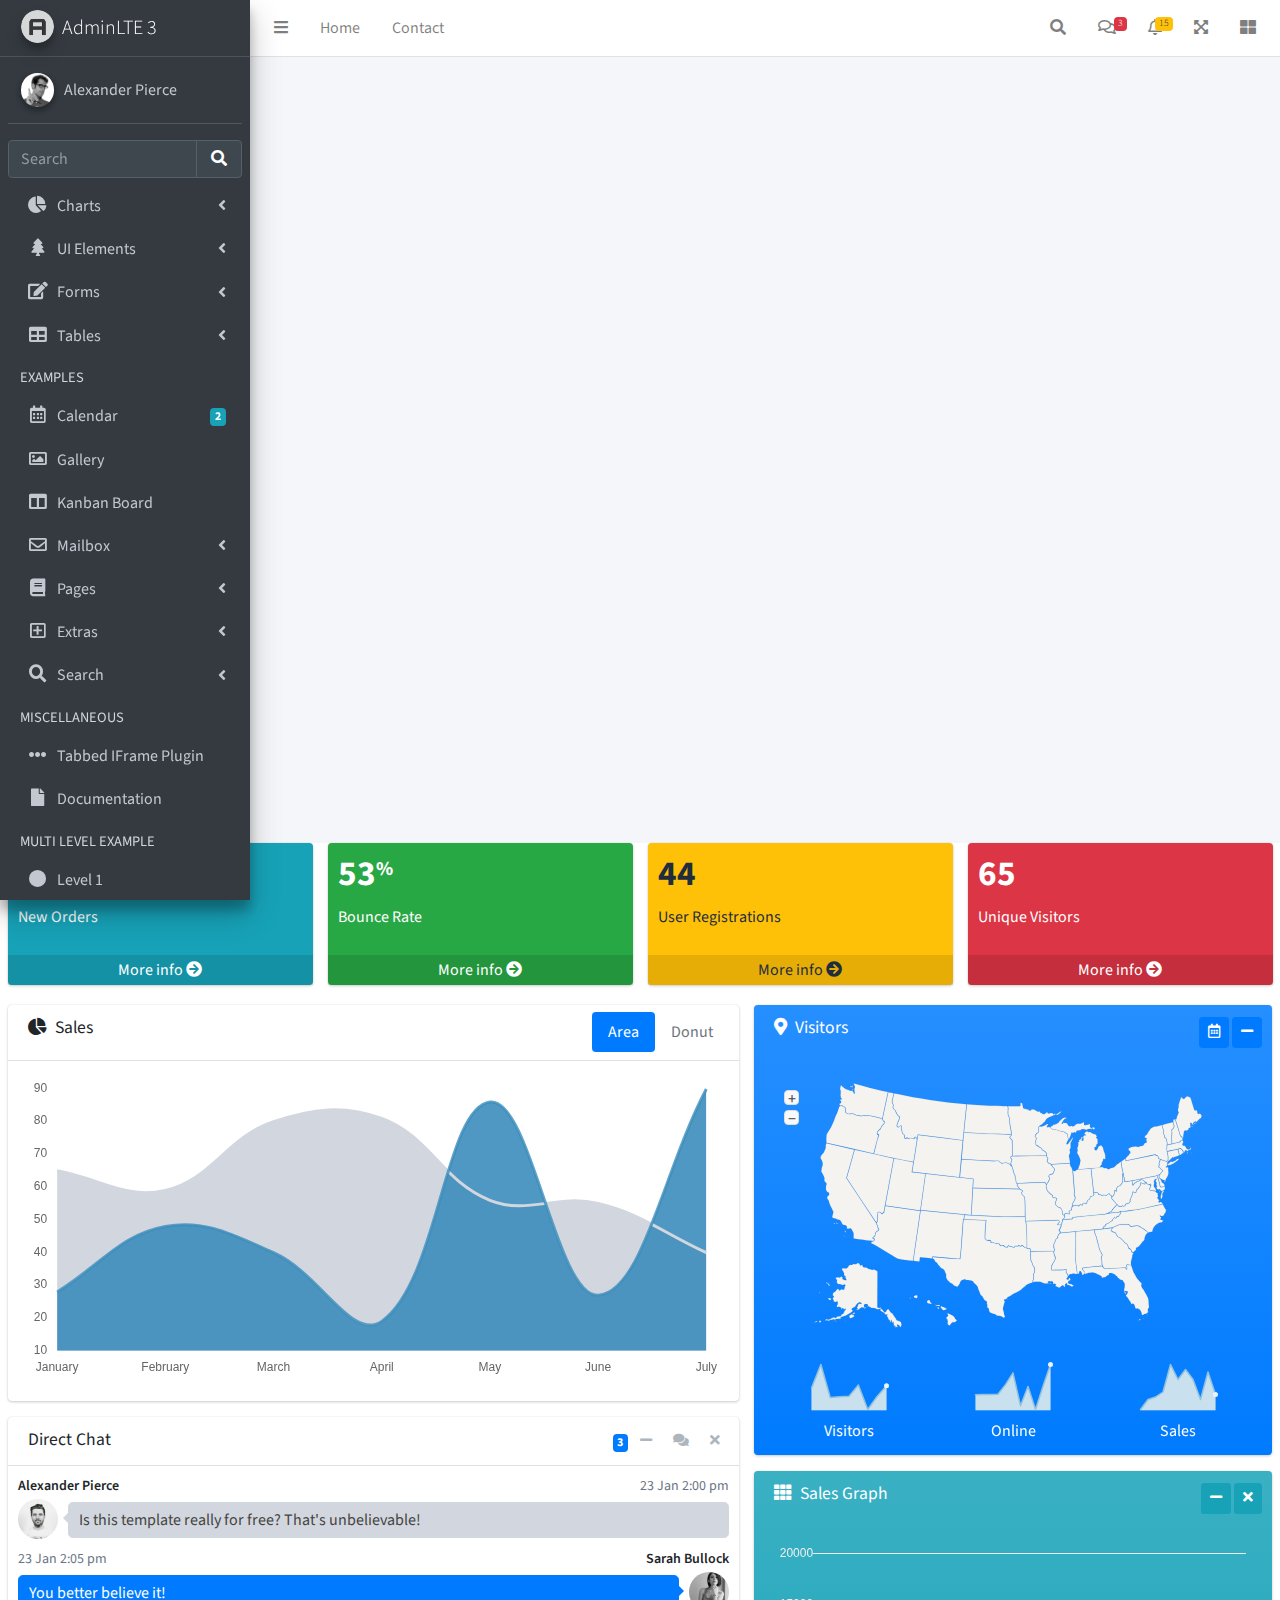
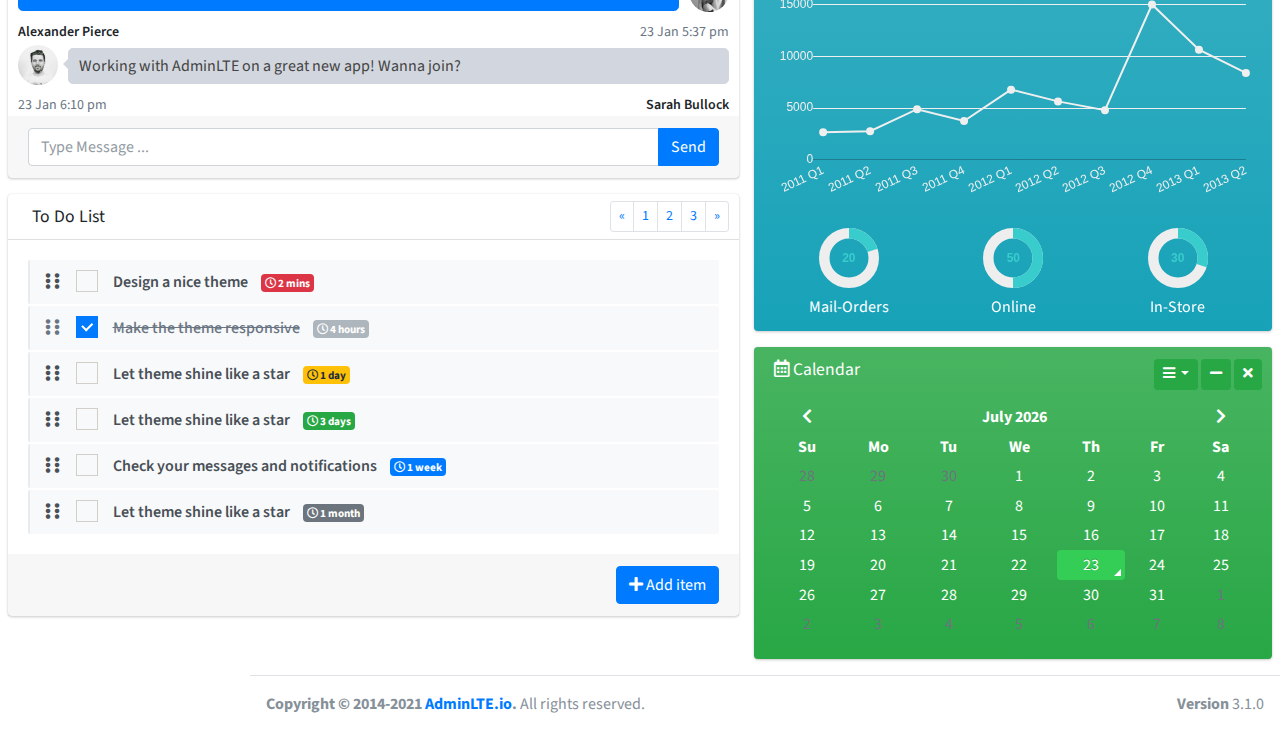
<file: quantri/test/index.html>
<!DOCTYPE html>
<html lang="en">
<head>
  <meta charset="utf-8">
  <meta name="viewport" content="width=device-width, initial-scale=1">
  <title>AdminLTE 3 | Dashboard</title>

  <!-- Google Font: Source Sans Pro -->
  <link rel="stylesheet" href="https://fonts.googleapis.com/css?family=Source+Sans+Pro:300,400,400i,700&display=fallback">
  <!-- Font Awesome -->
  <link rel="stylesheet" href="plugins/fontawesome-free/css/all.min.css">
  <!-- Ionicons -->
  <link rel="stylesheet" href="https://code.ionicframework.com/ionicons/2.0.1/css/ionicons.min.css">
  <!-- Tempusdominus Bootstrap 4 -->
  <link rel="stylesheet" href="plugins/tempusdominus-bootstrap-4/css/tempusdominus-bootstrap-4.min.css">
  <!-- iCheck -->
  <link rel="stylesheet" href="plugins/icheck-bootstrap/icheck-bootstrap.min.css">
  <!-- JQVMap -->
  <link rel="stylesheet" href="plugins/jqvmap/jqvmap.min.css">
  <!-- Theme style -->
  <link rel="stylesheet" href="dist/css/adminlte.min.css">
  <!-- overlayScrollbars -->
  <link rel="stylesheet" href="plugins/overlayScrollbars/css/OverlayScrollbars.min.css">
  <!-- Daterange picker -->
  <link rel="stylesheet" href="plugins/daterangepicker/daterangepicker.css">
  <!-- summernote -->
  <link rel="stylesheet" href="plugins/summernote/summernote-bs4.min.css">
</head>
<body class="hold-transition sidebar-mini layout-fixed">
<div class="wrapper">

  <!-- Preloader -->
  <div class="preloader flex-column justify-content-center align-items-center">
    <img class="animation__shake" src="dist/img/AdminLTELogo.png" alt="AdminLTELogo" height="60" width="60">
  </div>

  <!-- Navbar -->
  <nav class="main-header navbar navbar-expand navbar-white navbar-light">
    <!-- Left navbar links -->
    <ul class="navbar-nav">
      <li class="nav-item">
        <a class="nav-link" data-widget="pushmenu" href="#" role="button"><i class="fas fa-bars"></i></a>
      </li>
      <li class="nav-item d-none d-sm-inline-block">
        <a href="index3.html" class="nav-link">Home</a>
      </li>
      <li class="nav-item d-none d-sm-inline-block">
        <a href="#" class="nav-link">Contact</a>
      </li>
    </ul>

    <!-- Right navbar links -->
    <ul class="navbar-nav ml-auto">
      <!-- Navbar Search -->
      <li class="nav-item">
        <a class="nav-link" data-widget="navbar-search" href="#" role="button">
          <i class="fas fa-search"></i>
        </a>
        <div class="navbar-search-block">
          <form class="form-inline">
            <div class="input-group input-group-sm">
              <input class="form-control form-control-navbar" type="search" placeholder="Search" aria-label="Search">
              <div class="input-group-append">
                <button class="btn btn-navbar" type="submit">
                  <i class="fas fa-search"></i>
                </button>
                <button class="btn btn-navbar" type="button" data-widget="navbar-search">
                  <i class="fas fa-times"></i>
                </button>
              </div>
            </div>
          </form>
        </div>
      </li>

      <!-- Messages Dropdown Menu -->
      <li class="nav-item dropdown">
        <a class="nav-link" data-toggle="dropdown" href="#">
          <i class="far fa-comments"></i>
          <span class="badge badge-danger navbar-badge">3</span>
        </a>
        <div class="dropdown-menu dropdown-menu-lg dropdown-menu-right">
          <a href="#" class="dropdown-item">
            <!-- Message Start -->
            <div class="media">
              <img src="dist/img/user1-128x128.jpg" alt="User Avatar" class="img-size-50 mr-3 img-circle">
              <div class="media-body">
                <h3 class="dropdown-item-title">
                  Brad Diesel
                  <span class="float-right text-sm text-danger"><i class="fas fa-star"></i></span>
                </h3>
                <p class="text-sm">Call me whenever you can...</p>
                <p class="text-sm text-muted"><i class="far fa-clock mr-1"></i> 4 Hours Ago</p>
              </div>
            </div>
            <!-- Message End -->
          </a>
          <div class="dropdown-divider"></div>
          <a href="#" class="dropdown-item">
            <!-- Message Start -->
            <div class="media">
              <img src="dist/img/user8-128x128.jpg" alt="User Avatar" class="img-size-50 img-circle mr-3">
              <div class="media-body">
                <h3 class="dropdown-item-title">
                  John Pierce
                  <span class="float-right text-sm text-muted"><i class="fas fa-star"></i></span>
                </h3>
                <p class="text-sm">I got your message bro</p>
                <p class="text-sm text-muted"><i class="far fa-clock mr-1"></i> 4 Hours Ago</p>
              </div>
            </div>
            <!-- Message End -->
          </a>
          <div class="dropdown-divider"></div>
          <a href="#" class="dropdown-item">
            <!-- Message Start -->
            <div class="media">
              <img src="dist/img/user3-128x128.jpg" alt="User Avatar" class="img-size-50 img-circle mr-3">
              <div class="media-body">
                <h3 class="dropdown-item-title">
                  Nora Silvester
                  <span class="float-right text-sm text-warning"><i class="fas fa-star"></i></span>
                </h3>
                <p class="text-sm">The subject goes here</p>
                <p class="text-sm text-muted"><i class="far fa-clock mr-1"></i> 4 Hours Ago</p>
              </div>
            </div>
            <!-- Message End -->
          </a>
          <div class="dropdown-divider"></div>
          <a href="#" class="dropdown-item dropdown-footer">See All Messages</a>
        </div>
      </li>
      <!-- Notifications Dropdown Menu -->
      <li class="nav-item dropdown">
        <a class="nav-link" data-toggle="dropdown" href="#">
          <i class="far fa-bell"></i>
          <span class="badge badge-warning navbar-badge">15</span>
        </a>
        <div class="dropdown-menu dropdown-menu-lg dropdown-menu-right">
          <span class="dropdown-item dropdown-header">15 Notifications</span>
          <div class="dropdown-divider"></div>
          <a href="#" class="dropdown-item">
            <i class="fas fa-envelope mr-2"></i> 4 new messages
            <span class="float-right text-muted text-sm">3 mins</span>
          </a>
          <div class="dropdown-divider"></div>
          <a href="#" class="dropdown-item">
            <i class="fas fa-users mr-2"></i> 8 friend requests
            <span class="float-right text-muted text-sm">12 hours</span>
          </a>
          <div class="dropdown-divider"></div>
          <a href="#" class="dropdown-item">
            <i class="fas fa-file mr-2"></i> 3 new reports
            <span class="float-right text-muted text-sm">2 days</span>
          </a>
          <div class="dropdown-divider"></div>
          <a href="#" class="dropdown-item dropdown-footer">See All Notifications</a>
        </div>
      </li>
      <li class="nav-item">
        <a class="nav-link" data-widget="fullscreen" href="#" role="button">
          <i class="fas fa-expand-arrows-alt"></i>
        </a>
      </li>
      <li class="nav-item">
        <a class="nav-link" data-widget="control-sidebar" data-slide="true" href="#" role="button">
          <i class="fas fa-th-large"></i>
        </a>
      </li>
    </ul>
  </nav>
  <!-- /.navbar -->

  <!-- Main Sidebar Container -->
  <aside class="main-sidebar sidebar-dark-primary elevation-4">
    <!-- Brand Logo -->
    <a href="index3.html" class="brand-link">
      <img src="dist/img/AdminLTELogo.png" alt="AdminLTE Logo" class="brand-image img-circle elevation-3" style="opacity: .8">
      <span class="brand-text font-weight-light">AdminLTE 3</span>
    </a>

    <!-- Sidebar -->
    <div class="sidebar">
      <!-- Sidebar user panel (optional) -->
      <div class="user-panel mt-3 pb-3 mb-3 d-flex">
        <div class="image">
          <img src="dist/img/user2-160x160.jpg" class="img-circle elevation-2" alt="User Image">
        </div>
        <div class="info">
          <a href="#" class="d-block">Alexander Pierce</a>
        </div>
      </div>

      <!-- SidebarSearch Form -->
      <div class="form-inline">
        <div class="input-group" data-widget="sidebar-search">
          <input class="form-control form-control-sidebar" type="search" placeholder="Search" aria-label="Search">
          <div class="input-group-append">
            <button class="btn btn-sidebar">
              <i class="fas fa-search fa-fw"></i>
            </button>
          </div>
        </div>
      </div>

      <!-- Sidebar Menu -->
      <nav class="mt-2">
        <ul class="nav nav-pills nav-sidebar flex-column" data-widget="treeview" role="menu" data-accordion="false">
          <!-- Add icons to the links using the .nav-icon class
               with font-awesome or any other icon font library -->
        
          
          <li class="nav-item">
            <a href="#" class="nav-link">
              <i class="nav-icon fas fa-chart-pie"></i>
              <p>
                Charts
                <i class="right fas fa-angle-left"></i>
              </p>
            </a>
            <ul class="nav nav-treeview">
              <li class="nav-item">
                <a href="pages/charts/chartjs.html" class="nav-link">
                  <i class="far fa-circle nav-icon"></i>
                  <p>ChartJS</p>
                </a>
              </li>
              <li class="nav-item">
                <a href="pages/charts/flot.html" class="nav-link">
                  <i class="far fa-circle nav-icon"></i>
                  <p>Flot</p>
                </a>
              </li>
              <li class="nav-item">
                <a href="pages/charts/inline.html" class="nav-link">
                  <i class="far fa-circle nav-icon"></i>
                  <p>Inline</p>
                </a>
              </li>
              <li class="nav-item">
                <a href="pages/charts/uplot.html" class="nav-link">
                  <i class="far fa-circle nav-icon"></i>
                  <p>uPlot</p>
                </a>
              </li>
            </ul>
          </li>
          <li class="nav-item">
            <a href="#" class="nav-link">
              <i class="nav-icon fas fa-tree"></i>
              <p>
                UI Elements
                <i class="fas fa-angle-left right"></i>
              </p>
            </a>
            <ul class="nav nav-treeview">
              <li class="nav-item">
                <a href="pages/UI/general.html" class="nav-link">
                  <i class="far fa-circle nav-icon"></i>
                  <p>General</p>
                </a>
              </li>
              <li class="nav-item">
                <a href="pages/UI/icons.html" class="nav-link">
                  <i class="far fa-circle nav-icon"></i>
                  <p>Icons</p>
                </a>
              </li>
              <li class="nav-item">
                <a href="pages/UI/buttons.html" class="nav-link">
                  <i class="far fa-circle nav-icon"></i>
                  <p>Buttons</p>
                </a>
              </li>
              <li class="nav-item">
                <a href="pages/UI/sliders.html" class="nav-link">
                  <i class="far fa-circle nav-icon"></i>
                  <p>Sliders</p>
                </a>
              </li>
              <li class="nav-item">
                <a href="pages/UI/modals.html" class="nav-link">
                  <i class="far fa-circle nav-icon"></i>
                  <p>Modals & Alerts</p>
                </a>
              </li>
              <li class="nav-item">
                <a href="pages/UI/navbar.html" class="nav-link">
                  <i class="far fa-circle nav-icon"></i>
                  <p>Navbar & Tabs</p>
                </a>
              </li>
              <li class="nav-item">
                <a href="pages/UI/timeline.html" class="nav-link">
                  <i class="far fa-circle nav-icon"></i>
                  <p>Timeline</p>
                </a>
              </li>
              <li class="nav-item">
                <a href="pages/UI/ribbons.html" class="nav-link">
                  <i class="far fa-circle nav-icon"></i>
                  <p>Ribbons</p>
                </a>
              </li>
            </ul>
          </li>
          <li class="nav-item">
            <a href="#" class="nav-link">
              <i class="nav-icon fas fa-edit"></i>
              <p>
                Forms
                <i class="fas fa-angle-left right"></i>
              </p>
            </a>
            <ul class="nav nav-treeview">
              <li class="nav-item">
                <a href="pages/forms/general.html" class="nav-link">
                  <i class="far fa-circle nav-icon"></i>
                  <p>General Elements</p>
                </a>
              </li>
              <li class="nav-item">
                <a href="pages/forms/advanced.html" class="nav-link">
                  <i class="far fa-circle nav-icon"></i>
                  <p>Advanced Elements</p>
                </a>
              </li>
              <li class="nav-item">
                <a href="pages/forms/editors.html" class="nav-link">
                  <i class="far fa-circle nav-icon"></i>
                  <p>Editors</p>
                </a>
              </li>
              <li class="nav-item">
                <a href="pages/forms/validation.html" class="nav-link">
                  <i class="far fa-circle nav-icon"></i>
                  <p>Validation</p>
                </a>
              </li>
            </ul>
          </li>
          <li class="nav-item">
            <a href="#" class="nav-link">
              <i class="nav-icon fas fa-table"></i>
              <p>
                Tables
                <i class="fas fa-angle-left right"></i>
              </p>
            </a>
            <ul class="nav nav-treeview">
              <li class="nav-item">
                <a href="pages/tables/simple.html" class="nav-link">
                  <i class="far fa-circle nav-icon"></i>
                  <p>Simple Tables</p>
                </a>
              </li>
              <li class="nav-item">
                <a href="pages/tables/data.html" class="nav-link">
                  <i class="far fa-circle nav-icon"></i>
                  <p>DataTables</p>
                </a>
              </li>
              <li class="nav-item">
                <a href="pages/tables/jsgrid.html" class="nav-link">
                  <i class="far fa-circle nav-icon"></i>
                  <p>jsGrid</p>
                </a>
              </li>
            </ul>
          </li>
          <li class="nav-header">EXAMPLES</li>
          <li class="nav-item">
            <a href="pages/calendar.html" class="nav-link">
              <i class="nav-icon far fa-calendar-alt"></i>
              <p>
                Calendar
                <span class="badge badge-info right">2</span>
              </p>
            </a>
          </li>
          <li class="nav-item">
            <a href="pages/gallery.html" class="nav-link">
              <i class="nav-icon far fa-image"></i>
              <p>
                Gallery
              </p>
            </a>
          </li>
          <li class="nav-item">
            <a href="pages/kanban.html" class="nav-link">
              <i class="nav-icon fas fa-columns"></i>
              <p>
                Kanban Board
              </p>
            </a>
          </li>
          <li class="nav-item">
            <a href="#" class="nav-link">
              <i class="nav-icon far fa-envelope"></i>
              <p>
                Mailbox
                <i class="fas fa-angle-left right"></i>
              </p>
            </a>
            <ul class="nav nav-treeview">
              <li class="nav-item">
                <a href="pages/mailbox/mailbox.html" class="nav-link">
                  <i class="far fa-circle nav-icon"></i>
                  <p>Inbox</p>
                </a>
              </li>
              <li class="nav-item">
                <a href="pages/mailbox/compose.html" class="nav-link">
                  <i class="far fa-circle nav-icon"></i>
                  <p>Compose</p>
                </a>
              </li>
              <li class="nav-item">
                <a href="pages/mailbox/read-mail.html" class="nav-link">
                  <i class="far fa-circle nav-icon"></i>
                  <p>Read</p>
                </a>
              </li>
            </ul>
          </li>
          <li class="nav-item">
            <a href="#" class="nav-link">
              <i class="nav-icon fas fa-book"></i>
              <p>
                Pages
                <i class="fas fa-angle-left right"></i>
              </p>
            </a>
            <ul class="nav nav-treeview">
              <li class="nav-item">
                <a href="pages/examples/invoice.html" class="nav-link">
                  <i class="far fa-circle nav-icon"></i>
                  <p>Invoice</p>
                </a>
              </li>
              <li class="nav-item">
                <a href="pages/examples/profile.html" class="nav-link">
                  <i class="far fa-circle nav-icon"></i>
                  <p>Profile</p>
                </a>
              </li>
              <li class="nav-item">
                <a href="pages/examples/e-commerce.html" class="nav-link">
                  <i class="far fa-circle nav-icon"></i>
                  <p>E-commerce</p>
                </a>
              </li>
              <li class="nav-item">
                <a href="pages/examples/projects.html" class="nav-link">
                  <i class="far fa-circle nav-icon"></i>
                  <p>Projects</p>
                </a>
              </li>
              <li class="nav-item">
                <a href="pages/examples/project-add.html" class="nav-link">
                  <i class="far fa-circle nav-icon"></i>
                  <p>Project Add</p>
                </a>
              </li>
              <li class="nav-item">
                <a href="pages/examples/project-edit.html" class="nav-link">
                  <i class="far fa-circle nav-icon"></i>
                  <p>Project Edit</p>
                </a>
              </li>
              <li class="nav-item">
                <a href="pages/examples/project-detail.html" class="nav-link">
                  <i class="far fa-circle nav-icon"></i>
                  <p>Project Detail</p>
                </a>
              </li>
              <li class="nav-item">
                <a href="pages/examples/contacts.html" class="nav-link">
                  <i class="far fa-circle nav-icon"></i>
                  <p>Contacts</p>
                </a>
              </li>
              <li class="nav-item">
                <a href="pages/examples/faq.html" class="nav-link">
                  <i class="far fa-circle nav-icon"></i>
                  <p>FAQ</p>
                </a>
              </li>
              <li class="nav-item">
                <a href="pages/examples/contact-us.html" class="nav-link">
                  <i class="far fa-circle nav-icon"></i>
                  <p>Contact us</p>
                </a>
              </li>
            </ul>
          </li>
          <li class="nav-item">
            <a href="#" class="nav-link">
              <i class="nav-icon far fa-plus-square"></i>
              <p>
                Extras
                <i class="fas fa-angle-left right"></i>
              </p>
            </a>
            <ul class="nav nav-treeview">
              <li class="nav-item">
                <a href="#" class="nav-link">
                  <i class="far fa-circle nav-icon"></i>
                  <p>
                    Login & Register v1
                    <i class="fas fa-angle-left right"></i>
                  </p>
                </a>
                <ul class="nav nav-treeview">
                  <li class="nav-item">
                    <a href="pages/examples/login.html" class="nav-link">
                      <i class="far fa-circle nav-icon"></i>
                      <p>Login v1</p>
                    </a>
                  </li>
                  <li class="nav-item">
                    <a href="pages/examples/register.html" class="nav-link">
                      <i class="far fa-circle nav-icon"></i>
                      <p>Register v1</p>
                    </a>
                  </li>
                  <li class="nav-item">
                    <a href="pages/examples/forgot-password.html" class="nav-link">
                      <i class="far fa-circle nav-icon"></i>
                      <p>Forgot Password v1</p>
                    </a>
                  </li>
                  <li class="nav-item">
                    <a href="pages/examples/recover-password.html" class="nav-link">
                      <i class="far fa-circle nav-icon"></i>
                      <p>Recover Password v1</p>
                    </a>
                  </li>
                </ul>
              </li>
              <li class="nav-item">
                <a href="#" class="nav-link">
                  <i class="far fa-circle nav-icon"></i>
                  <p>
                    Login & Register v2
                    <i class="fas fa-angle-left right"></i>
                  </p>
                </a>
                <ul class="nav nav-treeview">
                  <li class="nav-item">
                    <a href="pages/examples/login-v2.html" class="nav-link">
                      <i class="far fa-circle nav-icon"></i>
                      <p>Login v2</p>
                    </a>
                  </li>
                  <li class="nav-item">
                    <a href="pages/examples/register-v2.html" class="nav-link">
                      <i class="far fa-circle nav-icon"></i>
                      <p>Register v2</p>
                    </a>
                  </li>
                  <li class="nav-item">
                    <a href="pages/examples/forgot-password-v2.html" class="nav-link">
                      <i class="far fa-circle nav-icon"></i>
                      <p>Forgot Password v2</p>
                    </a>
                  </li>
                  <li class="nav-item">
                    <a href="pages/examples/recover-password-v2.html" class="nav-link">
                      <i class="far fa-circle nav-icon"></i>
                      <p>Recover Password v2</p>
                    </a>
                  </li>
                </ul>
              </li>
              <li class="nav-item">
                <a href="pages/examples/lockscreen.html" class="nav-link">
                  <i class="far fa-circle nav-icon"></i>
                  <p>Lockscreen</p>
                </a>
              </li>
              <li class="nav-item">
                <a href="pages/examples/legacy-user-menu.html" class="nav-link">
                  <i class="far fa-circle nav-icon"></i>
                  <p>Legacy User Menu</p>
                </a>
              </li>
              <li class="nav-item">
                <a href="pages/examples/language-menu.html" class="nav-link">
                  <i class="far fa-circle nav-icon"></i>
                  <p>Language Menu</p>
                </a>
              </li>
              <li class="nav-item">
                <a href="pages/examples/404.html" class="nav-link">
                  <i class="far fa-circle nav-icon"></i>
                  <p>Error 404</p>
                </a>
              </li>
              <li class="nav-item">
                <a href="pages/examples/500.html" class="nav-link">
                  <i class="far fa-circle nav-icon"></i>
                  <p>Error 500</p>
                </a>
              </li>
              <li class="nav-item">
                <a href="pages/examples/pace.html" class="nav-link">
                  <i class="far fa-circle nav-icon"></i>
                  <p>Pace</p>
                </a>
              </li>
              <li class="nav-item">
                <a href="pages/examples/blank.html" class="nav-link">
                  <i class="far fa-circle nav-icon"></i>
                  <p>Blank Page</p>
                </a>
              </li>
              <li class="nav-item">
                <a href="starter.html" class="nav-link">
                  <i class="far fa-circle nav-icon"></i>
                  <p>Starter Page</p>
                </a>
              </li>
            </ul>
          </li>
          <li class="nav-item">
            <a href="#" class="nav-link">
              <i class="nav-icon fas fa-search"></i>
              <p>
                Search
                <i class="fas fa-angle-left right"></i>
              </p>
            </a>
            <ul class="nav nav-treeview">
              <li class="nav-item">
                <a href="pages/search/simple.html" class="nav-link">
                  <i class="far fa-circle nav-icon"></i>
                  <p>Simple Search</p>
                </a>
              </li>
              <li class="nav-item">
                <a href="pages/search/enhanced.html" class="nav-link">
                  <i class="far fa-circle nav-icon"></i>
                  <p>Enhanced</p>
                </a>
              </li>
            </ul>
          </li>
          <li class="nav-header">MISCELLANEOUS</li>
          <li class="nav-item">
            <a href="iframe.html" class="nav-link">
              <i class="nav-icon fas fa-ellipsis-h"></i>
              <p>Tabbed IFrame Plugin</p>
            </a>
          </li>
          <li class="nav-item">
            <a href="https://adminlte.io/docs/3.1/" class="nav-link">
              <i class="nav-icon fas fa-file"></i>
              <p>Documentation</p>
            </a>
          </li>
          <li class="nav-header">MULTI LEVEL EXAMPLE</li>
          <li class="nav-item">
            <a href="#" class="nav-link">
              <i class="fas fa-circle nav-icon"></i>
              <p>Level 1</p>
            </a>
          </li>
          <li class="nav-item">
            <a href="#" class="nav-link">
              <i class="nav-icon fas fa-circle"></i>
              <p>
                Level 1
                <i class="right fas fa-angle-left"></i>
              </p>
            </a>
            <ul class="nav nav-treeview">
              <li class="nav-item">
                <a href="#" class="nav-link">
                  <i class="far fa-circle nav-icon"></i>
                  <p>Level 2</p>
                </a>
              </li>
              <li class="nav-item">
                <a href="#" class="nav-link">
                  <i class="far fa-circle nav-icon"></i>
                  <p>
                    Level 2
                    <i class="right fas fa-angle-left"></i>
                  </p>
                </a>
                <ul class="nav nav-treeview">
                  <li class="nav-item">
                    <a href="#" class="nav-link">
                      <i class="far fa-dot-circle nav-icon"></i>
                      <p>Level 3</p>
                    </a>
                  </li>
                  <li class="nav-item">
                    <a href="#" class="nav-link">
                      <i class="far fa-dot-circle nav-icon"></i>
                      <p>Level 3</p>
                    </a>
                  </li>
                  <li class="nav-item">
                    <a href="#" class="nav-link">
                      <i class="far fa-dot-circle nav-icon"></i>
                      <p>Level 3</p>
                    </a>
                  </li>
                </ul>
              </li>
              <li class="nav-item">
                <a href="#" class="nav-link">
                  <i class="far fa-circle nav-icon"></i>
                  <p>Level 2</p>
                </a>
              </li>
            </ul>
          </li>
          <li class="nav-item">
            <a href="#" class="nav-link">
              <i class="fas fa-circle nav-icon"></i>
              <p>Level 1</p>
            </a>
          </li>
          <li class="nav-header">LABELS</li>
          <li class="nav-item">
            <a href="#" class="nav-link">
              <i class="nav-icon far fa-circle text-danger"></i>
              <p class="text">Important</p>
            </a>
          </li>
          <li class="nav-item">
            <a href="#" class="nav-link">
              <i class="nav-icon far fa-circle text-warning"></i>
              <p>Warning</p>
            </a>
          </li>
          <li class="nav-item">
            <a href="#" class="nav-link">
              <i class="nav-icon far fa-circle text-info"></i>
              <p>Informational</p>
            </a>
          </li>
        </ul>
      </nav>
      <!-- /.sidebar-menu -->
    </div>
    <!-- /.sidebar -->
  </aside>

  <!-- Content Wrapper. Contains page content -->
  <div class="content-wrapper">
    <!-- Content Header (Page header) -->
    
    </div>
    <!-- /.content-header -->

    <!-- Main content -->
    <section class="content">
      <div class="container-fluid">
        <!-- Small boxes (Stat box) -->
        <div class="row">
          <div class="col-lg-3 col-6">
            <!-- small box -->
            <div class="small-box bg-info">
              <div class="inner">
                <h3>150</h3>

                <p>New Orders</p>
              </div>
              <div class="icon">
                <i class="ion ion-bag"></i>
              </div>
              <a href="#" class="small-box-footer">More info <i class="fas fa-arrow-circle-right"></i></a>
            </div>
          </div>
          <!-- ./col -->
          <div class="col-lg-3 col-6">
            <!-- small box -->
            <div class="small-box bg-success">
              <div class="inner">
                <h3>53<sup style="font-size: 20px">%</sup></h3>

                <p>Bounce Rate</p>
              </div>
              <div class="icon">
                <i class="ion ion-stats-bars"></i>
              </div>
              <a href="#" class="small-box-footer">More info <i class="fas fa-arrow-circle-right"></i></a>
            </div>
          </div>
          <!-- ./col -->
          <div class="col-lg-3 col-6">
            <!-- small box -->
            <div class="small-box bg-warning">
              <div class="inner">
                <h3>44</h3>

                <p>User Registrations</p>
              </div>
              <div class="icon">
                <i class="ion ion-person-add"></i>
              </div>
              <a href="#" class="small-box-footer">More info <i class="fas fa-arrow-circle-right"></i></a>
            </div>
          </div>
          <!-- ./col -->
          <div class="col-lg-3 col-6">
            <!-- small box -->
            <div class="small-box bg-danger">
              <div class="inner">
                <h3>65</h3>

                <p>Unique Visitors</p>
              </div>
              <div class="icon">
                <i class="ion ion-pie-graph"></i>
              </div>
              <a href="#" class="small-box-footer">More info <i class="fas fa-arrow-circle-right"></i></a>
            </div>
          </div>
          <!-- ./col -->
        </div>
        <!-- /.row -->
        <!-- Main row -->
        <div class="row">
          <!-- Left col -->
          <section class="col-lg-7 connectedSortable">
            <!-- Custom tabs (Charts with tabs)-->
            <div class="card">
              <div class="card-header">
                <h3 class="card-title">
                  <i class="fas fa-chart-pie mr-1"></i>
                  Sales
                </h3>
                <div class="card-tools">
                  <ul class="nav nav-pills ml-auto">
                    <li class="nav-item">
                      <a class="nav-link active" href="#revenue-chart" data-toggle="tab">Area</a>
                    </li>
                    <li class="nav-item">
                      <a class="nav-link" href="#sales-chart" data-toggle="tab">Donut</a>
                    </li>
                  </ul>
                </div>
              </div><!-- /.card-header -->
              <div class="card-body">
                <div class="tab-content p-0">
                  <!-- Morris chart - Sales -->
                  <div class="chart tab-pane active" id="revenue-chart"
                       style="position: relative; height: 300px;">
                      <canvas id="revenue-chart-canvas" height="300" style="height: 300px;"></canvas>
                   </div>
                  <div class="chart tab-pane" id="sales-chart" style="position: relative; height: 300px;">
                    <canvas id="sales-chart-canvas" height="300" style="height: 300px;"></canvas>
                  </div>
                </div>
              </div><!-- /.card-body -->
            </div>
            <!-- /.card -->

            <!-- DIRECT CHAT -->
            <div class="card direct-chat direct-chat-primary">
              <div class="card-header">
                <h3 class="card-title">Direct Chat</h3>

                <div class="card-tools">
                  <span title="3 New Messages" class="badge badge-primary">3</span>
                  <button type="button" class="btn btn-tool" data-card-widget="collapse">
                    <i class="fas fa-minus"></i>
                  </button>
                  <button type="button" class="btn btn-tool" title="Contacts" data-widget="chat-pane-toggle">
                    <i class="fas fa-comments"></i>
                  </button>
                  <button type="button" class="btn btn-tool" data-card-widget="remove">
                    <i class="fas fa-times"></i>
                  </button>
                </div>
              </div>
              <!-- /.card-header -->
              <div class="card-body">
                <!-- Conversations are loaded here -->
                <div class="direct-chat-messages">
                  <!-- Message. Default to the left -->
                  <div class="direct-chat-msg">
                    <div class="direct-chat-infos clearfix">
                      <span class="direct-chat-name float-left">Alexander Pierce</span>
                      <span class="direct-chat-timestamp float-right">23 Jan 2:00 pm</span>
                    </div>
                    <!-- /.direct-chat-infos -->
                    <img class="direct-chat-img" src="dist/img/user1-128x128.jpg" alt="message user image">
                    <!-- /.direct-chat-img -->
                    <div class="direct-chat-text">
                      Is this template really for free? That's unbelievable!
                    </div>
                    <!-- /.direct-chat-text -->
                  </div>
                  <!-- /.direct-chat-msg -->

                  <!-- Message to the right -->
                  <div class="direct-chat-msg right">
                    <div class="direct-chat-infos clearfix">
                      <span class="direct-chat-name float-right">Sarah Bullock</span>
                      <span class="direct-chat-timestamp float-left">23 Jan 2:05 pm</span>
                    </div>
                    <!-- /.direct-chat-infos -->
                    <img class="direct-chat-img" src="dist/img/user3-128x128.jpg" alt="message user image">
                    <!-- /.direct-chat-img -->
                    <div class="direct-chat-text">
                      You better believe it!
                    </div>
                    <!-- /.direct-chat-text -->
                  </div>
                  <!-- /.direct-chat-msg -->

                  <!-- Message. Default to the left -->
                  <div class="direct-chat-msg">
                    <div class="direct-chat-infos clearfix">
                      <span class="direct-chat-name float-left">Alexander Pierce</span>
                      <span class="direct-chat-timestamp float-right">23 Jan 5:37 pm</span>
                    </div>
                    <!-- /.direct-chat-infos -->
                    <img class="direct-chat-img" src="dist/img/user1-128x128.jpg" alt="message user image">
                    <!-- /.direct-chat-img -->
                    <div class="direct-chat-text">
                      Working with AdminLTE on a great new app! Wanna join?
                    </div>
                    <!-- /.direct-chat-text -->
                  </div>
                  <!-- /.direct-chat-msg -->

                  <!-- Message to the right -->
                  <div class="direct-chat-msg right">
                    <div class="direct-chat-infos clearfix">
                      <span class="direct-chat-name float-right">Sarah Bullock</span>
                      <span class="direct-chat-timestamp float-left">23 Jan 6:10 pm</span>
                    </div>
                    <!-- /.direct-chat-infos -->
                    <img class="direct-chat-img" src="dist/img/user3-128x128.jpg" alt="message user image">
                    <!-- /.direct-chat-img -->
                    <div class="direct-chat-text">
                      I would love to.
                    </div>
                    <!-- /.direct-chat-text -->
                  </div>
                  <!-- /.direct-chat-msg -->

                </div>
                <!--/.direct-chat-messages-->

                <!-- Contacts are loaded here -->
                <div class="direct-chat-contacts">
                  <ul class="contacts-list">
                    <li>
                      <a href="#">
                        <img class="contacts-list-img" src="dist/img/user1-128x128.jpg" alt="User Avatar">

                        <div class="contacts-list-info">
                          <span class="contacts-list-name">
                            Count Dracula
                            <small class="contacts-list-date float-right">2/28/2015</small>
                          </span>
                          <span class="contacts-list-msg">How have you been? I was...</span>
                        </div>
                        <!-- /.contacts-list-info -->
                      </a>
                    </li>
                    <!-- End Contact Item -->
                    <li>
                      <a href="#">
                        <img class="contacts-list-img" src="dist/img/user7-128x128.jpg" alt="User Avatar">

                        <div class="contacts-list-info">
                          <span class="contacts-list-name">
                            Sarah Doe
                            <small class="contacts-list-date float-right">2/23/2015</small>
                          </span>
                          <span class="contacts-list-msg">I will be waiting for...</span>
                        </div>
                        <!-- /.contacts-list-info -->
                      </a>
                    </li>
                    <!-- End Contact Item -->
                    <li>
                      <a href="#">
                        <img class="contacts-list-img" src="dist/img/user3-128x128.jpg" alt="User Avatar">

                        <div class="contacts-list-info">
                          <span class="contacts-list-name">
                            Nadia Jolie
                            <small class="contacts-list-date float-right">2/20/2015</small>
                          </span>
                          <span class="contacts-list-msg">I'll call you back at...</span>
                        </div>
                        <!-- /.contacts-list-info -->
                      </a>
                    </li>
                    <!-- End Contact Item -->
                    <li>
                      <a href="#">
                        <img class="contacts-list-img" src="dist/img/user5-128x128.jpg" alt="User Avatar">

                        <div class="contacts-list-info">
                          <span class="contacts-list-name">
                            Nora S. Vans
                            <small class="contacts-list-date float-right">2/10/2015</small>
                          </span>
                          <span class="contacts-list-msg">Where is your new...</span>
                        </div>
                        <!-- /.contacts-list-info -->
                      </a>
                    </li>
                    <!-- End Contact Item -->
                    <li>
                      <a href="#">
                        <img class="contacts-list-img" src="dist/img/user6-128x128.jpg" alt="User Avatar">

                        <div class="contacts-list-info">
                          <span class="contacts-list-name">
                            John K.
                            <small class="contacts-list-date float-right">1/27/2015</small>
                          </span>
                          <span class="contacts-list-msg">Can I take a look at...</span>
                        </div>
                        <!-- /.contacts-list-info -->
                      </a>
                    </li>
                    <!-- End Contact Item -->
                    <li>
                      <a href="#">
                        <img class="contacts-list-img" src="dist/img/user8-128x128.jpg" alt="User Avatar">

                        <div class="contacts-list-info">
                          <span class="contacts-list-name">
                            Kenneth M.
                            <small class="contacts-list-date float-right">1/4/2015</small>
                          </span>
                          <span class="contacts-list-msg">Never mind I found...</span>
                        </div>
                        <!-- /.contacts-list-info -->
                      </a>
                    </li>
                    <!-- End Contact Item -->
                  </ul>
                  <!-- /.contacts-list -->
                </div>
                <!-- /.direct-chat-pane -->
              </div>
              <!-- /.card-body -->
              <div class="card-footer">
                <form action="#" method="post">
                  <div class="input-group">
                    <input type="text" name="message" placeholder="Type Message ..." class="form-control">
                    <span class="input-group-append">
                      <button type="button" class="btn btn-primary">Send</button>
                    </span>
                  </div>
                </form>
              </div>
              <!-- /.card-footer-->
            </div>
            <!--/.direct-chat -->

            <!-- TO DO List -->
            <div class="card">
              <div class="card-header">
                <h3 class="card-title">
                  <i class="ion ion-clipboard mr-1"></i>
                  To Do List
                </h3>

                <div class="card-tools">
                  <ul class="pagination pagination-sm">
                    <li class="page-item"><a href="#" class="page-link">&laquo;</a></li>
                    <li class="page-item"><a href="#" class="page-link">1</a></li>
                    <li class="page-item"><a href="#" class="page-link">2</a></li>
                    <li class="page-item"><a href="#" class="page-link">3</a></li>
                    <li class="page-item"><a href="#" class="page-link">&raquo;</a></li>
                  </ul>
                </div>
              </div>
              <!-- /.card-header -->
              <div class="card-body">
                <ul class="todo-list" data-widget="todo-list">
                  <li>
                    <!-- drag handle -->
                    <span class="handle">
                      <i class="fas fa-ellipsis-v"></i>
                      <i class="fas fa-ellipsis-v"></i>
                    </span>
                    <!-- checkbox -->
                    <div  class="icheck-primary d-inline ml-2">
                      <input type="checkbox" value="" name="todo1" id="todoCheck1">
                      <label for="todoCheck1"></label>
                    </div>
                    <!-- todo text -->
                    <span class="text">Design a nice theme</span>
                    <!-- Emphasis label -->
                    <small class="badge badge-danger"><i class="far fa-clock"></i> 2 mins</small>
                    <!-- General tools such as edit or delete-->
                    <div class="tools">
                      <i class="fas fa-edit"></i>
                      <i class="fas fa-trash-o"></i>
                    </div>
                  </li>
                  <li>
                    <span class="handle">
                      <i class="fas fa-ellipsis-v"></i>
                      <i class="fas fa-ellipsis-v"></i>
                    </span>
                    <div  class="icheck-primary d-inline ml-2">
                      <input type="checkbox" value="" name="todo2" id="todoCheck2" checked>
                      <label for="todoCheck2"></label>
                    </div>
                    <span class="text">Make the theme responsive</span>
                    <small class="badge badge-info"><i class="far fa-clock"></i> 4 hours</small>
                    <div class="tools">
                      <i class="fas fa-edit"></i>
                      <i class="fas fa-trash-o"></i>
                    </div>
                  </li>
                  <li>
                    <span class="handle">
                      <i class="fas fa-ellipsis-v"></i>
                      <i class="fas fa-ellipsis-v"></i>
                    </span>
                    <div  class="icheck-primary d-inline ml-2">
                      <input type="checkbox" value="" name="todo3" id="todoCheck3">
                      <label for="todoCheck3"></label>
                    </div>
                    <span class="text">Let theme shine like a star</span>
                    <small class="badge badge-warning"><i class="far fa-clock"></i> 1 day</small>
                    <div class="tools">
                      <i class="fas fa-edit"></i>
                      <i class="fas fa-trash-o"></i>
                    </div>
                  </li>
                  <li>
                    <span class="handle">
                      <i class="fas fa-ellipsis-v"></i>
                      <i class="fas fa-ellipsis-v"></i>
                    </span>
                    <div  class="icheck-primary d-inline ml-2">
                      <input type="checkbox" value="" name="todo4" id="todoCheck4">
                      <label for="todoCheck4"></label>
                    </div>
                    <span class="text">Let theme shine like a star</span>
                    <small class="badge badge-success"><i class="far fa-clock"></i> 3 days</small>
                    <div class="tools">
                      <i class="fas fa-edit"></i>
                      <i class="fas fa-trash-o"></i>
                    </div>
                  </li>
                  <li>
                    <span class="handle">
                      <i class="fas fa-ellipsis-v"></i>
                      <i class="fas fa-ellipsis-v"></i>
                    </span>
                    <div  class="icheck-primary d-inline ml-2">
                      <input type="checkbox" value="" name="todo5" id="todoCheck5">
                      <label for="todoCheck5"></label>
                    </div>
                    <span class="text">Check your messages and notifications</span>
                    <small class="badge badge-primary"><i class="far fa-clock"></i> 1 week</small>
                    <div class="tools">
                      <i class="fas fa-edit"></i>
                      <i class="fas fa-trash-o"></i>
                    </div>
                  </li>
                  <li>
                    <span class="handle">
                      <i class="fas fa-ellipsis-v"></i>
                      <i class="fas fa-ellipsis-v"></i>
                    </span>
                    <div  class="icheck-primary d-inline ml-2">
                      <input type="checkbox" value="" name="todo6" id="todoCheck6">
                      <label for="todoCheck6"></label>
                    </div>
                    <span class="text">Let theme shine like a star</span>
                    <small class="badge badge-secondary"><i class="far fa-clock"></i> 1 month</small>
                    <div class="tools">
                      <i class="fas fa-edit"></i>
                      <i class="fas fa-trash-o"></i>
                    </div>
                  </li>
                </ul>
              </div>
              <!-- /.card-body -->
              <div class="card-footer clearfix">
                <button type="button" class="btn btn-primary float-right"><i class="fas fa-plus"></i> Add item</button>
              </div>
            </div>
            <!-- /.card -->
          </section>
          <!-- /.Left col -->
          <!-- right col (We are only adding the ID to make the widgets sortable)-->
          <section class="col-lg-5 connectedSortable">

            <!-- Map card -->
            <div class="card bg-gradient-primary">
              <div class="card-header border-0">
                <h3 class="card-title">
                  <i class="fas fa-map-marker-alt mr-1"></i>
                  Visitors
                </h3>
                <!-- card tools -->
                <div class="card-tools">
                  <button type="button" class="btn btn-primary btn-sm daterange" title="Date range">
                    <i class="far fa-calendar-alt"></i>
                  </button>
                  <button type="button" class="btn btn-primary btn-sm" data-card-widget="collapse" title="Collapse">
                    <i class="fas fa-minus"></i>
                  </button>
                </div>
                <!-- /.card-tools -->
              </div>
              <div class="card-body">
                <div id="world-map" style="height: 250px; width: 100%;"></div>
              </div>
              <!-- /.card-body-->
              <div class="card-footer bg-transparent">
                <div class="row">
                  <div class="col-4 text-center">
                    <div id="sparkline-1"></div>
                    <div class="text-white">Visitors</div>
                  </div>
                  <!-- ./col -->
                  <div class="col-4 text-center">
                    <div id="sparkline-2"></div>
                    <div class="text-white">Online</div>
                  </div>
                  <!-- ./col -->
                  <div class="col-4 text-center">
                    <div id="sparkline-3"></div>
                    <div class="text-white">Sales</div>
                  </div>
                  <!-- ./col -->
                </div>
                <!-- /.row -->
              </div>
            </div>
            <!-- /.card -->

            <!-- solid sales graph -->
            <div class="card bg-gradient-info">
              <div class="card-header border-0">
                <h3 class="card-title">
                  <i class="fas fa-th mr-1"></i>
                  Sales Graph
                </h3>

                <div class="card-tools">
                  <button type="button" class="btn bg-info btn-sm" data-card-widget="collapse">
                    <i class="fas fa-minus"></i>
                  </button>
                  <button type="button" class="btn bg-info btn-sm" data-card-widget="remove">
                    <i class="fas fa-times"></i>
                  </button>
                </div>
              </div>
              <div class="card-body">
                <canvas class="chart" id="line-chart" style="min-height: 250px; height: 250px; max-height: 250px; max-width: 100%;"></canvas>
              </div>
              <!-- /.card-body -->
              <div class="card-footer bg-transparent">
                <div class="row">
                  <div class="col-4 text-center">
                    <input type="text" class="knob" data-readonly="true" value="20" data-width="60" data-height="60"
                           data-fgColor="#39CCCC">

                    <div class="text-white">Mail-Orders</div>
                  </div>
                  <!-- ./col -->
                  <div class="col-4 text-center">
                    <input type="text" class="knob" data-readonly="true" value="50" data-width="60" data-height="60"
                           data-fgColor="#39CCCC">

                    <div class="text-white">Online</div>
                  </div>
                  <!-- ./col -->
                  <div class="col-4 text-center">
                    <input type="text" class="knob" data-readonly="true" value="30" data-width="60" data-height="60"
                           data-fgColor="#39CCCC">

                    <div class="text-white">In-Store</div>
                  </div>
                  <!-- ./col -->
                </div>
                <!-- /.row -->
              </div>
              <!-- /.card-footer -->
            </div>
            <!-- /.card -->

            <!-- Calendar -->
            <div class="card bg-gradient-success">
              <div class="card-header border-0">

                <h3 class="card-title">
                  <i class="far fa-calendar-alt"></i>
                  Calendar
                </h3>
                <!-- tools card -->
                <div class="card-tools">
                  <!-- button with a dropdown -->
                  <div class="btn-group">
                    <button type="button" class="btn btn-success btn-sm dropdown-toggle" data-toggle="dropdown" data-offset="-52">
                      <i class="fas fa-bars"></i>
                    </button>
                    <div class="dropdown-menu" role="menu">
                      <a href="#" class="dropdown-item">Add new event</a>
                      <a href="#" class="dropdown-item">Clear events</a>
                      <div class="dropdown-divider"></div>
                      <a href="#" class="dropdown-item">View calendar</a>
                    </div>
                  </div>
                  <button type="button" class="btn btn-success btn-sm" data-card-widget="collapse">
                    <i class="fas fa-minus"></i>
                  </button>
                  <button type="button" class="btn btn-success btn-sm" data-card-widget="remove">
                    <i class="fas fa-times"></i>
                  </button>
                </div>
                <!-- /. tools -->
              </div>
              <!-- /.card-header -->
              <div class="card-body pt-0">
                <!--The calendar -->
                <div id="calendar" style="width: 100%"></div>
              </div>
              <!-- /.card-body -->
            </div>
            <!-- /.card -->
          </section>
          <!-- right col -->
        </div>
        <!-- /.row (main row) -->
      </div><!-- /.container-fluid -->
    </section>
    <!-- /.content -->
  </div>
  <!-- /.content-wrapper -->
  <footer class="main-footer">
    <strong>Copyright &copy; 2014-2021 <a href="https://adminlte.io">AdminLTE.io</a>.</strong>
    All rights reserved.
    <div class="float-right d-none d-sm-inline-block">
      <b>Version</b> 3.1.0
    </div>
  </footer>

  <!-- Control Sidebar -->
  <aside class="control-sidebar control-sidebar-dark">
    <!-- Control sidebar content goes here -->
  </aside>
  <!-- /.control-sidebar -->
</div>
<!-- ./wrapper -->

<!-- jQuery -->
<script src="plugins/jquery/jquery.min.js"></script>
<!-- jQuery UI 1.11.4 -->
<script src="plugins/jquery-ui/jquery-ui.min.js"></script>
<!-- Resolve conflict in jQuery UI tooltip with Bootstrap tooltip -->
<script>
  $.widget.bridge('uibutton', $.ui.button)
</script>
<!-- Bootstrap 4 -->
<script src="plugins/bootstrap/js/bootstrap.bundle.min.js"></script>
<!-- ChartJS -->
<script src="plugins/chart.js/Chart.min.js"></script>
<!-- Sparkline -->
<script src="plugins/sparklines/sparkline.js"></script>
<!-- JQVMap -->
<script src="plugins/jqvmap/jquery.vmap.min.js"></script>
<script src="plugins/jqvmap/maps/jquery.vmap.usa.js"></script>
<!-- jQuery Knob Chart -->
<script src="plugins/jquery-knob/jquery.knob.min.js"></script>
<!-- daterangepicker -->
<script src="plugins/moment/moment.min.js"></script>
<script src="plugins/daterangepicker/daterangepicker.js"></script>
<!-- Tempusdominus Bootstrap 4 -->
<script src="plugins/tempusdominus-bootstrap-4/js/tempusdominus-bootstrap-4.min.js"></script>
<!-- Summernote -->
<script src="plugins/summernote/summernote-bs4.min.js"></script>
<!-- overlayScrollbars -->
<script src="plugins/overlayScrollbars/js/jquery.overlayScrollbars.min.js"></script>
<!-- AdminLTE App -->
<script src="dist/js/adminlte.js"></script>
<!-- AdminLTE for demo purposes -->
<script src="dist/js/demo.js"></script>
<!-- AdminLTE dashboard demo (This is only for demo purposes) -->
<script src="dist/js/pages/dashboard.js"></script>
</body>
</html>
</file>
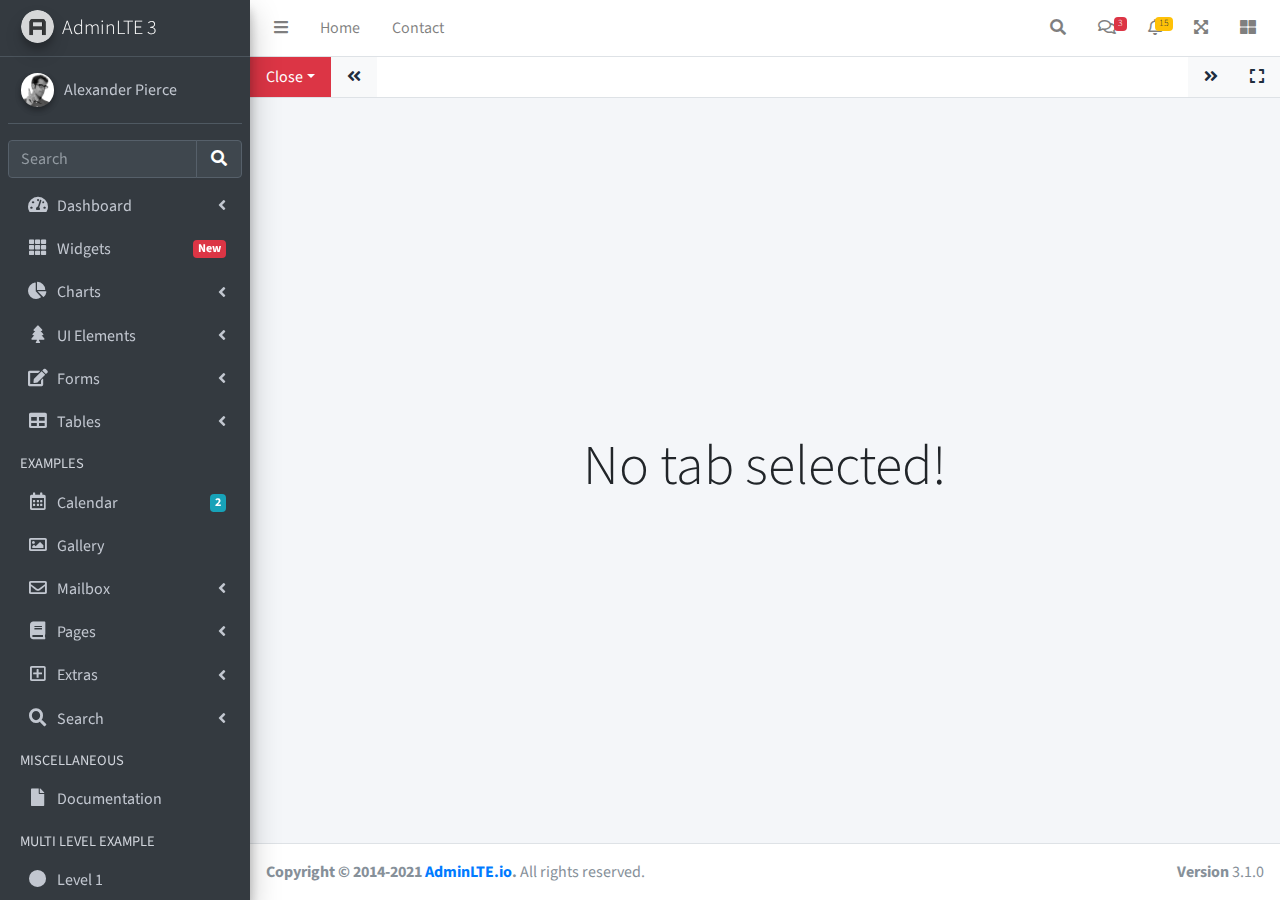
<file: quantri/test/iframe.html>
<!DOCTYPE html>
<html lang="en">
<head>
  <meta charset="utf-8">
  <meta name="viewport" content="width=device-width, initial-scale=1">
  <title>AdminLTE 3 | Tabbed IFrames</title>

  <!-- Google Font: Source Sans Pro -->
  <link rel="stylesheet" href="https://fonts.googleapis.com/css?family=Source+Sans+Pro:300,400,400i,700&display=fallback">
  <!-- Font Awesome -->
  <link rel="stylesheet" href="plugins/fontawesome-free/css/all.min.css">
  <!-- Theme style -->
  <link rel="stylesheet" href="dist/css/adminlte.min.css">
  <!-- overlayScrollbars -->
  <link rel="stylesheet" href="plugins/overlayScrollbars/css/OverlayScrollbars.min.css">
</head>
<body class="hold-transition sidebar-mini layout-fixed" data-panel-auto-height-mode="height">
<div class="wrapper">

  <!-- Navbar -->
  <nav class="main-header navbar navbar-expand navbar-white navbar-light">
    <!-- Left navbar links -->
    <ul class="navbar-nav">
      <li class="nav-item">
        <a class="nav-link" data-widget="pushmenu" href="#" role="button"><i class="fas fa-bars"></i></a>
      </li>
      <li class="nav-item d-none d-sm-inline-block">
        <a href="index3.html" class="nav-link">Home</a>
      </li>
      <li class="nav-item d-none d-sm-inline-block">
        <a href="#" class="nav-link">Contact</a>
      </li>
    </ul>

    <!-- Right navbar links -->
    <ul class="navbar-nav ml-auto">
      <!-- Navbar Search -->
      <li class="nav-item">
        <a class="nav-link" data-widget="navbar-search" href="#" role="button">
          <i class="fas fa-search"></i>
        </a>
        <div class="navbar-search-block">
          <form class="form-inline">
            <div class="input-group input-group-sm">
              <input class="form-control form-control-navbar" type="search" placeholder="Search" aria-label="Search">
              <div class="input-group-append">
                <button class="btn btn-navbar" type="submit">
                  <i class="fas fa-search"></i>
                </button>
                <button class="btn btn-navbar" type="button" data-widget="navbar-search">
                  <i class="fas fa-times"></i>
                </button>
              </div>
            </div>
          </form>
        </div>
      </li>

      <!-- Messages Dropdown Menu -->
      <li class="nav-item dropdown">
        <a class="nav-link" data-toggle="dropdown" href="#">
          <i class="far fa-comments"></i>
          <span class="badge badge-danger navbar-badge">3</span>
        </a>
        <div class="dropdown-menu dropdown-menu-lg dropdown-menu-right">
          <a href="#" class="dropdown-item">
            <!-- Message Start -->
            <div class="media">
              <img src="dist/img/user1-128x128.jpg" alt="User Avatar" class="img-size-50 mr-3 img-circle">
              <div class="media-body">
                <h3 class="dropdown-item-title">
                  Brad Diesel
                  <span class="float-right text-sm text-danger"><i class="fas fa-star"></i></span>
                </h3>
                <p class="text-sm">Call me whenever you can...</p>
                <p class="text-sm text-muted"><i class="far fa-clock mr-1"></i> 4 Hours Ago</p>
              </div>
            </div>
            <!-- Message End -->
          </a>
          <div class="dropdown-divider"></div>
          <a href="#" class="dropdown-item">
            <!-- Message Start -->
            <div class="media">
              <img src="dist/img/user8-128x128.jpg" alt="User Avatar" class="img-size-50 img-circle mr-3">
              <div class="media-body">
                <h3 class="dropdown-item-title">
                  John Pierce
                  <span class="float-right text-sm text-muted"><i class="fas fa-star"></i></span>
                </h3>
                <p class="text-sm">I got your message bro</p>
                <p class="text-sm text-muted"><i class="far fa-clock mr-1"></i> 4 Hours Ago</p>
              </div>
            </div>
            <!-- Message End -->
          </a>
          <div class="dropdown-divider"></div>
          <a href="#" class="dropdown-item">
            <!-- Message Start -->
            <div class="media">
              <img src="dist/img/user3-128x128.jpg" alt="User Avatar" class="img-size-50 img-circle mr-3">
              <div class="media-body">
                <h3 class="dropdown-item-title">
                  Nora Silvester
                  <span class="float-right text-sm text-warning"><i class="fas fa-star"></i></span>
                </h3>
                <p class="text-sm">The subject goes here</p>
                <p class="text-sm text-muted"><i class="far fa-clock mr-1"></i> 4 Hours Ago</p>
              </div>
            </div>
            <!-- Message End -->
          </a>
          <div class="dropdown-divider"></div>
          <a href="#" class="dropdown-item dropdown-footer">See All Messages</a>
        </div>
      </li>
      <!-- Notifications Dropdown Menu -->
      <li class="nav-item dropdown">
        <a class="nav-link" data-toggle="dropdown" href="#">
          <i class="far fa-bell"></i>
          <span class="badge badge-warning navbar-badge">15</span>
        </a>
        <div class="dropdown-menu dropdown-menu-lg dropdown-menu-right">
          <span class="dropdown-item dropdown-header">15 Notifications</span>
          <div class="dropdown-divider"></div>
          <a href="#" class="dropdown-item">
            <i class="fas fa-envelope mr-2"></i> 4 new messages
            <span class="float-right text-muted text-sm">3 mins</span>
          </a>
          <div class="dropdown-divider"></div>
          <a href="#" class="dropdown-item">
            <i class="fas fa-users mr-2"></i> 8 friend requests
            <span class="float-right text-muted text-sm">12 hours</span>
          </a>
          <div class="dropdown-divider"></div>
          <a href="#" class="dropdown-item">
            <i class="fas fa-file mr-2"></i> 3 new reports
            <span class="float-right text-muted text-sm">2 days</span>
          </a>
          <div class="dropdown-divider"></div>
          <a href="#" class="dropdown-item dropdown-footer">See All Notifications</a>
        </div>
      </li>
      <li class="nav-item">
        <a class="nav-link" data-widget="fullscreen" href="#" role="button">
          <i class="fas fa-expand-arrows-alt"></i>
        </a>
      </li>
      <li class="nav-item">
        <a class="nav-link" data-widget="control-sidebar" data-slide="true" href="#" role="button">
          <i class="fas fa-th-large"></i>
        </a>
      </li>
    </ul>
  </nav>
  <!-- /.navbar -->

  <!-- Main Sidebar Container -->
  <aside class="main-sidebar sidebar-dark-primary elevation-4">
    <!-- Brand Logo -->
    <a href="index3.html" class="brand-link">
      <img src="dist/img/AdminLTELogo.png" alt="AdminLTE Logo" class="brand-image img-circle elevation-3" style="opacity: .8">
      <span class="brand-text font-weight-light">AdminLTE 3</span>
    </a>

    <!-- Sidebar -->
    <div class="sidebar">
      <!-- Sidebar user panel (optional) -->
      <div class="user-panel mt-3 pb-3 mb-3 d-flex">
        <div class="image">
          <img src="dist/img/user2-160x160.jpg" class="img-circle elevation-2" alt="User Image">
        </div>
        <div class="info">
          <a href="#" class="d-block">Alexander Pierce</a>
        </div>
      </div>

      <!-- SidebarSearch Form -->
      <div class="form-inline">
        <div class="input-group" data-widget="sidebar-search">
          <input class="form-control form-control-sidebar" type="search" placeholder="Search" aria-label="Search">
          <div class="input-group-append">
            <button class="btn btn-sidebar">
              <i class="fas fa-search fa-fw"></i>
            </button>
          </div>
        </div>
      </div>

      <!-- Sidebar Menu -->
      <nav class="mt-2">
        <ul class="nav nav-pills nav-sidebar flex-column" data-widget="treeview" role="menu" data-accordion="false">
          <!-- Add icons to the links using the .nav-icon class
               with font-awesome or any other icon font library -->
          <li class="nav-item">
            <a href="#" class="nav-link">
              <i class="nav-icon fas fa-tachometer-alt"></i>
              <p>
                Dashboard
                <i class="right fas fa-angle-left"></i>
              </p>
            </a>
            <ul class="nav nav-treeview">
              <li class="nav-item">
                <a href="./index.html" class="nav-link">
                  <i class="far fa-circle nav-icon"></i>
                  <p>Dashboard v1</p>
                </a>
              </li>
              <li class="nav-item">
                <a href="./index2.html" class="nav-link">
                  <i class="far fa-circle nav-icon"></i>
                  <p>Dashboard v2</p>
                </a>
              </li>
              <li class="nav-item">
                <a href="./index3.html" class="nav-link">
                  <i class="far fa-circle nav-icon"></i>
                  <p>Dashboard v3</p>
                </a>
              </li>
            </ul>
          </li>
          <li class="nav-item">
            <a href="pages/widgets.html" class="nav-link">
              <i class="nav-icon fas fa-th"></i>
              <p>
                Widgets
                <span class="right badge badge-danger">New</span>
              </p>
            </a>
          </li>
          <li class="nav-item">
            <a href="#" class="nav-link">
              <i class="nav-icon fas fa-chart-pie"></i>
              <p>
                Charts
                <i class="right fas fa-angle-left"></i>
              </p>
            </a>
            <ul class="nav nav-treeview">
              <li class="nav-item">
                <a href="pages/charts/chartjs.html" class="nav-link">
                  <i class="far fa-circle nav-icon"></i>
                  <p>ChartJS</p>
                </a>
              </li>
              <li class="nav-item">
                <a href="pages/charts/flot.html" class="nav-link">
                  <i class="far fa-circle nav-icon"></i>
                  <p>Flot</p>
                </a>
              </li>
              <li class="nav-item">
                <a href="pages/charts/inline.html" class="nav-link">
                  <i class="far fa-circle nav-icon"></i>
                  <p>Inline</p>
                </a>
              </li>
            </ul>
          </li>
          <li class="nav-item">
            <a href="#" class="nav-link">
              <i class="nav-icon fas fa-tree"></i>
              <p>
                UI Elements
                <i class="fas fa-angle-left right"></i>
              </p>
            </a>
            <ul class="nav nav-treeview">
              <li class="nav-item">
                <a href="pages/UI/general.html" class="nav-link">
                  <i class="far fa-circle nav-icon"></i>
                  <p>General</p>
                </a>
              </li>
              <li class="nav-item">
                <a href="pages/UI/icons.html" class="nav-link">
                  <i class="far fa-circle nav-icon"></i>
                  <p>Icons</p>
                </a>
              </li>
              <li class="nav-item">
                <a href="pages/UI/buttons.html" class="nav-link">
                  <i class="far fa-circle nav-icon"></i>
                  <p>Buttons</p>
                </a>
              </li>
              <li class="nav-item">
                <a href="pages/UI/sliders.html" class="nav-link">
                  <i class="far fa-circle nav-icon"></i>
                  <p>Sliders</p>
                </a>
              </li>
              <li class="nav-item">
                <a href="pages/UI/modals.html" class="nav-link">
                  <i class="far fa-circle nav-icon"></i>
                  <p>Modals & Alerts</p>
                </a>
              </li>
              <li class="nav-item">
                <a href="pages/UI/navbar.html" class="nav-link">
                  <i class="far fa-circle nav-icon"></i>
                  <p>Navbar & Tabs</p>
                </a>
              </li>
              <li class="nav-item">
                <a href="pages/UI/timeline.html" class="nav-link">
                  <i class="far fa-circle nav-icon"></i>
                  <p>Timeline</p>
                </a>
              </li>
              <li class="nav-item">
                <a href="pages/UI/ribbons.html" class="nav-link">
                  <i class="far fa-circle nav-icon"></i>
                  <p>Ribbons</p>
                </a>
              </li>
            </ul>
          </li>
          <li class="nav-item">
            <a href="#" class="nav-link">
              <i class="nav-icon fas fa-edit"></i>
              <p>
                Forms
                <i class="fas fa-angle-left right"></i>
              </p>
            </a>
            <ul class="nav nav-treeview">
              <li class="nav-item">
                <a href="pages/forms/general.html" class="nav-link">
                  <i class="far fa-circle nav-icon"></i>
                  <p>General Elements</p>
                </a>
              </li>
              <li class="nav-item">
                <a href="pages/forms/advanced.html" class="nav-link">
                  <i class="far fa-circle nav-icon"></i>
                  <p>Advanced Elements</p>
                </a>
              </li>
              <li class="nav-item">
                <a href="pages/forms/editors.html" class="nav-link">
                  <i class="far fa-circle nav-icon"></i>
                  <p>Editors</p>
                </a>
              </li>
              <li class="nav-item">
                <a href="pages/forms/validation.html" class="nav-link">
                  <i class="far fa-circle nav-icon"></i>
                  <p>Validation</p>
                </a>
              </li>
            </ul>
          </li>
          <li class="nav-item">
            <a href="#" class="nav-link">
              <i class="nav-icon fas fa-table"></i>
              <p>
                Tables
                <i class="fas fa-angle-left right"></i>
              </p>
            </a>
            <ul class="nav nav-treeview">
              <li class="nav-item">
                <a href="pages/tables/simple.html" class="nav-link">
                  <i class="far fa-circle nav-icon"></i>
                  <p>Simple Tables</p>
                </a>
              </li>
              <li class="nav-item">
                <a href="pages/tables/data.html" class="nav-link">
                  <i class="far fa-circle nav-icon"></i>
                  <p>DataTables</p>
                </a>
              </li>
              <li class="nav-item">
                <a href="pages/tables/jsgrid.html" class="nav-link">
                  <i class="far fa-circle nav-icon"></i>
                  <p>jsGrid</p>
                </a>
              </li>
            </ul>
          </li>
          <li class="nav-header">EXAMPLES</li>
          <li class="nav-item">
            <a href="pages/calendar.html" class="nav-link">
              <i class="nav-icon far fa-calendar-alt"></i>
              <p>
                Calendar
                <span class="badge badge-info right">2</span>
              </p>
            </a>
          </li>
          <li class="nav-item">
            <a href="pages/gallery.html" class="nav-link">
              <i class="nav-icon far fa-image"></i>
              <p>
                Gallery
              </p>
            </a>
          </li>
          <li class="nav-item">
            <a href="#" class="nav-link">
              <i class="nav-icon far fa-envelope"></i>
              <p>
                Mailbox
                <i class="fas fa-angle-left right"></i>
              </p>
            </a>
            <ul class="nav nav-treeview">
              <li class="nav-item">
                <a href="pages/mailbox/mailbox.html" class="nav-link">
                  <i class="far fa-circle nav-icon"></i>
                  <p>Inbox</p>
                </a>
              </li>
              <li class="nav-item">
                <a href="pages/mailbox/compose.html" class="nav-link">
                  <i class="far fa-circle nav-icon"></i>
                  <p>Compose</p>
                </a>
              </li>
              <li class="nav-item">
                <a href="pages/mailbox/read-mail.html" class="nav-link">
                  <i class="far fa-circle nav-icon"></i>
                  <p>Read</p>
                </a>
              </li>
            </ul>
          </li>
          <li class="nav-item">
            <a href="#" class="nav-link">
              <i class="nav-icon fas fa-book"></i>
              <p>
                Pages
                <i class="fas fa-angle-left right"></i>
              </p>
            </a>
            <ul class="nav nav-treeview">
              <li class="nav-item">
                <a href="pages/examples/invoice.html" class="nav-link">
                  <i class="far fa-circle nav-icon"></i>
                  <p>Invoice</p>
                </a>
              </li>
              <li class="nav-item">
                <a href="pages/examples/profile.html" class="nav-link">
                  <i class="far fa-circle nav-icon"></i>
                  <p>Profile</p>
                </a>
              </li>
              <li class="nav-item">
                <a href="pages/examples/e-commerce.html" class="nav-link">
                  <i class="far fa-circle nav-icon"></i>
                  <p>E-commerce</p>
                </a>
              </li>
              <li class="nav-item">
                <a href="pages/examples/projects.html" class="nav-link">
                  <i class="far fa-circle nav-icon"></i>
                  <p>Projects</p>
                </a>
              </li>
              <li class="nav-item">
                <a href="pages/examples/project-add.html" class="nav-link">
                  <i class="far fa-circle nav-icon"></i>
                  <p>Project Add</p>
                </a>
              </li>
              <li class="nav-item">
                <a href="pages/examples/project-edit.html" class="nav-link">
                  <i class="far fa-circle nav-icon"></i>
                  <p>Project Edit</p>
                </a>
              </li>
              <li class="nav-item">
                <a href="pages/examples/project-detail.html" class="nav-link">
                  <i class="far fa-circle nav-icon"></i>
                  <p>Project Detail</p>
                </a>
              </li>
              <li class="nav-item">
                <a href="pages/examples/contacts.html" class="nav-link">
                  <i class="far fa-circle nav-icon"></i>
                  <p>Contacts</p>
                </a>
              </li>
              <li class="nav-item">
                <a href="pages/examples/faq.html" class="nav-link">
                  <i class="far fa-circle nav-icon"></i>
                  <p>FAQ</p>
                </a>
              </li>
              <li class="nav-item">
                <a href="pages/examples/contact-us.html" class="nav-link">
                  <i class="far fa-circle nav-icon"></i>
                  <p>Contact us</p>
                </a>
              </li>
            </ul>
          </li>
          <li class="nav-item">
            <a href="#" class="nav-link">
              <i class="nav-icon far fa-plus-square"></i>
              <p>
                Extras
                <i class="fas fa-angle-left right"></i>
              </p>
            </a>
            <ul class="nav nav-treeview">
              <li class="nav-item">
                <a href="#" class="nav-link">
                  <i class="far fa-circle nav-icon"></i>
                  <p>
                    Login & Register v1
                    <i class="fas fa-angle-left right"></i>
                  </p>
                </a>
                <ul class="nav nav-treeview">
                  <li class="nav-item">
                    <a href="pages/examples/login.html" class="nav-link">
                      <i class="far fa-circle nav-icon"></i>
                      <p>Login v1</p>
                    </a>
                  </li>
                  <li class="nav-item">
                    <a href="pages/examples/register.html" class="nav-link">
                      <i class="far fa-circle nav-icon"></i>
                      <p>Register v1</p>
                    </a>
                  </li>
                  <li class="nav-item">
                    <a href="pages/examples/forgot-password.html" class="nav-link">
                      <i class="far fa-circle nav-icon"></i>
                      <p>Forgot Password v1</p>
                    </a>
                  </li>
                  <li class="nav-item">
                    <a href="pages/examples/recover-password.html" class="nav-link">
                      <i class="far fa-circle nav-icon"></i>
                      <p>Recover Password v1</p>
                    </a>
                  </li>
                </ul>
              </li>
              <li class="nav-item">
                <a href="#" class="nav-link">
                  <i class="far fa-circle nav-icon"></i>
                  <p>
                    Login & Register v2
                    <i class="fas fa-angle-left right"></i>
                  </p>
                </a>
                <ul class="nav nav-treeview">
                  <li class="nav-item">
                    <a href="pages/examples/login-v2.html" class="nav-link">
                      <i class="far fa-circle nav-icon"></i>
                      <p>Login v2</p>
                    </a>
                  </li>
                  <li class="nav-item">
                    <a href="pages/examples/register-v2.html" class="nav-link">
                      <i class="far fa-circle nav-icon"></i>
                      <p>Register v2</p>
                    </a>
                  </li>
                  <li class="nav-item">
                    <a href="pages/examples/forgot-password-v2.html" class="nav-link">
                      <i class="far fa-circle nav-icon"></i>
                      <p>Forgot Password v2</p>
                    </a>
                  </li>
                  <li class="nav-item">
                    <a href="pages/examples/recover-password-v2.html" class="nav-link">
                      <i class="far fa-circle nav-icon"></i>
                      <p>Recover Password v2</p>
                    </a>
                  </li>
                </ul>
              </li>
              <li class="nav-item">
                <a href="pages/examples/lockscreen.html" class="nav-link">
                  <i class="far fa-circle nav-icon"></i>
                  <p>Lockscreen</p>
                </a>
              </li>
              <li class="nav-item">
                <a href="pages/examples/legacy-user-menu.html" class="nav-link">
                  <i class="far fa-circle nav-icon"></i>
                  <p>Legacy User Menu</p>
                </a>
              </li>
              <li class="nav-item">
                <a href="pages/examples/language-menu.html" class="nav-link">
                  <i class="far fa-circle nav-icon"></i>
                  <p>Language Menu</p>
                </a>
              </li>
              <li class="nav-item">
                <a href="pages/examples/404.html" class="nav-link">
                  <i class="far fa-circle nav-icon"></i>
                  <p>Error 404</p>
                </a>
              </li>
              <li class="nav-item">
                <a href="pages/examples/500.html" class="nav-link">
                  <i class="far fa-circle nav-icon"></i>
                  <p>Error 500</p>
                </a>
              </li>
              <li class="nav-item">
                <a href="pages/examples/pace.html" class="nav-link">
                  <i class="far fa-circle nav-icon"></i>
                  <p>Pace</p>
                </a>
              </li>
              <li class="nav-item">
                <a href="pages/examples/blank.html" class="nav-link">
                  <i class="far fa-circle nav-icon"></i>
                  <p>Blank Page</p>
                </a>
              </li>
              <li class="nav-item">
                <a href="starter.html" class="nav-link">
                  <i class="far fa-circle nav-icon"></i>
                  <p>Starter Page</p>
                </a>
              </li>
            </ul>
          </li>
          <li class="nav-item">
            <a href="#" class="nav-link">
              <i class="nav-icon fas fa-search"></i>
              <p>
                Search
                <i class="fas fa-angle-left right"></i>
              </p>
            </a>
            <ul class="nav nav-treeview">
              <li class="nav-item">
                <a href="pages/search/simple.html" class="nav-link">
                  <i class="far fa-circle nav-icon"></i>
                  <p>Simple Search</p>
                </a>
              </li>
              <li class="nav-item">
                <a href="pages/search/enhanced.html" class="nav-link">
                  <i class="far fa-circle nav-icon"></i>
                  <p>Enhanced</p>
                </a>
              </li>
            </ul>
          </li>
          <li class="nav-header">MISCELLANEOUS</li>
          <li class="nav-item">
            <a href="https://adminlte.io/docs/3.1/" class="nav-link">
              <i class="nav-icon fas fa-file"></i>
              <p>Documentation</p>
            </a>
          </li>
          <li class="nav-header">MULTI LEVEL EXAMPLE</li>
          <li class="nav-item">
            <a href="#" class="nav-link">
              <i class="fas fa-circle nav-icon"></i>
              <p>Level 1</p>
            </a>
          </li>
          <li class="nav-item">
            <a href="#" class="nav-link">
              <i class="nav-icon fas fa-circle"></i>
              <p>
                Level 1
                <i class="right fas fa-angle-left"></i>
              </p>
            </a>
            <ul class="nav nav-treeview">
              <li class="nav-item">
                <a href="#" class="nav-link">
                  <i class="far fa-circle nav-icon"></i>
                  <p>Level 2</p>
                </a>
              </li>
              <li class="nav-item">
                <a href="#" class="nav-link">
                  <i class="far fa-circle nav-icon"></i>
                  <p>
                    Level 2
                    <i class="right fas fa-angle-left"></i>
                  </p>
                </a>
                <ul class="nav nav-treeview">
                  <li class="nav-item">
                    <a href="#" class="nav-link">
                      <i class="far fa-dot-circle nav-icon"></i>
                      <p>Level 3</p>
                    </a>
                  </li>
                  <li class="nav-item">
                    <a href="#" class="nav-link">
                      <i class="far fa-dot-circle nav-icon"></i>
                      <p>Level 3</p>
                    </a>
                  </li>
                  <li class="nav-item">
                    <a href="#" class="nav-link">
                      <i class="far fa-dot-circle nav-icon"></i>
                      <p>Level 3</p>
                    </a>
                  </li>
                </ul>
              </li>
              <li class="nav-item">
                <a href="#" class="nav-link">
                  <i class="far fa-circle nav-icon"></i>
                  <p>Level 2</p>
                </a>
              </li>
            </ul>
          </li>
          <li class="nav-item">
            <a href="#" class="nav-link">
              <i class="fas fa-circle nav-icon"></i>
              <p>Level 1</p>
            </a>
          </li>
          <li class="nav-header">LABELS</li>
          <li class="nav-item">
            <a href="#" class="nav-link">
              <i class="nav-icon far fa-circle text-danger"></i>
              <p class="text">Important</p>
            </a>
          </li>
          <li class="nav-item">
            <a href="#" class="nav-link">
              <i class="nav-icon far fa-circle text-warning"></i>
              <p>Warning</p>
            </a>
          </li>
          <li class="nav-item">
            <a href="#" class="nav-link">
              <i class="nav-icon far fa-circle text-info"></i>
              <p>Informational</p>
            </a>
          </li>
        </ul>
      </nav>
      <!-- /.sidebar-menu -->
    </div>
    <!-- /.sidebar -->
  </aside>

  <!-- Content Wrapper. Contains page content -->
  <div class="content-wrapper iframe-mode" data-widget="iframe" data-loading-screen="750">
    <div class="nav navbar navbar-expand navbar-white navbar-light border-bottom p-0">
      <div class="nav-item dropdown">
        <a class="nav-link bg-danger dropdown-toggle" data-toggle="dropdown" href="#" role="button" aria-haspopup="true" aria-expanded="false">Close</a>
        <div class="dropdown-menu mt-0">
          <a class="dropdown-item" href="#" data-widget="iframe-close" data-type="all">Close All</a>
          <a class="dropdown-item" href="#" data-widget="iframe-close" data-type="all-other">Close All Other</a>
        </div>
      </div>
      <a class="nav-link bg-light" href="#" data-widget="iframe-scrollleft"><i class="fas fa-angle-double-left"></i></a>
      <ul class="navbar-nav overflow-hidden" role="tablist"></ul>
      <a class="nav-link bg-light" href="#" data-widget="iframe-scrollright"><i class="fas fa-angle-double-right"></i></a>
      <a class="nav-link bg-light" href="#" data-widget="iframe-fullscreen"><i class="fas fa-expand"></i></a>
    </div>
    <div class="tab-content">
      <div class="tab-empty">
        <h2 class="display-4">No tab selected!</h2>
      </div>
      <div class="tab-loading">
        <div>
          <h2 class="display-4">Tab is loading <i class="fa fa-sync fa-spin"></i></h2>
        </div>
      </div>
    </div>
  </div>
  <!-- /.content-wrapper -->
  <footer class="main-footer">
    <strong>Copyright &copy; 2014-2021 <a href="https://adminlte.io">AdminLTE.io</a>.</strong>
    All rights reserved.
    <div class="float-right d-none d-sm-inline-block">
      <b>Version</b> 3.1.0
    </div>
  </footer>

  <!-- Control Sidebar -->
  <aside class="control-sidebar control-sidebar-dark">
    <!-- Control sidebar content goes here -->
  </aside>
  <!-- /.control-sidebar -->
</div>
<!-- ./wrapper -->

<!-- jQuery -->
<script src="plugins/jquery/jquery.min.js"></script>
<!-- jQuery UI 1.11.4 -->
<script src="plugins/jquery-ui/jquery-ui.min.js"></script>
<!-- Resolve conflict in jQuery UI tooltip with Bootstrap tooltip -->
<script>
  $.widget.bridge('uibutton', $.ui.button)
</script>
<!-- Bootstrap 4 -->
<script src="plugins/bootstrap/js/bootstrap.bundle.min.js"></script>
<!-- overlayScrollbars -->
<script src="plugins/overlayScrollbars/js/jquery.overlayScrollbars.min.js"></script>
<!-- AdminLTE App -->
<script src="dist/js/adminlte.js"></script>
<!-- AdminLTE for demo purposes -->
<script src="dist/js/demo.js"></script>
</body>
</html>
</file>
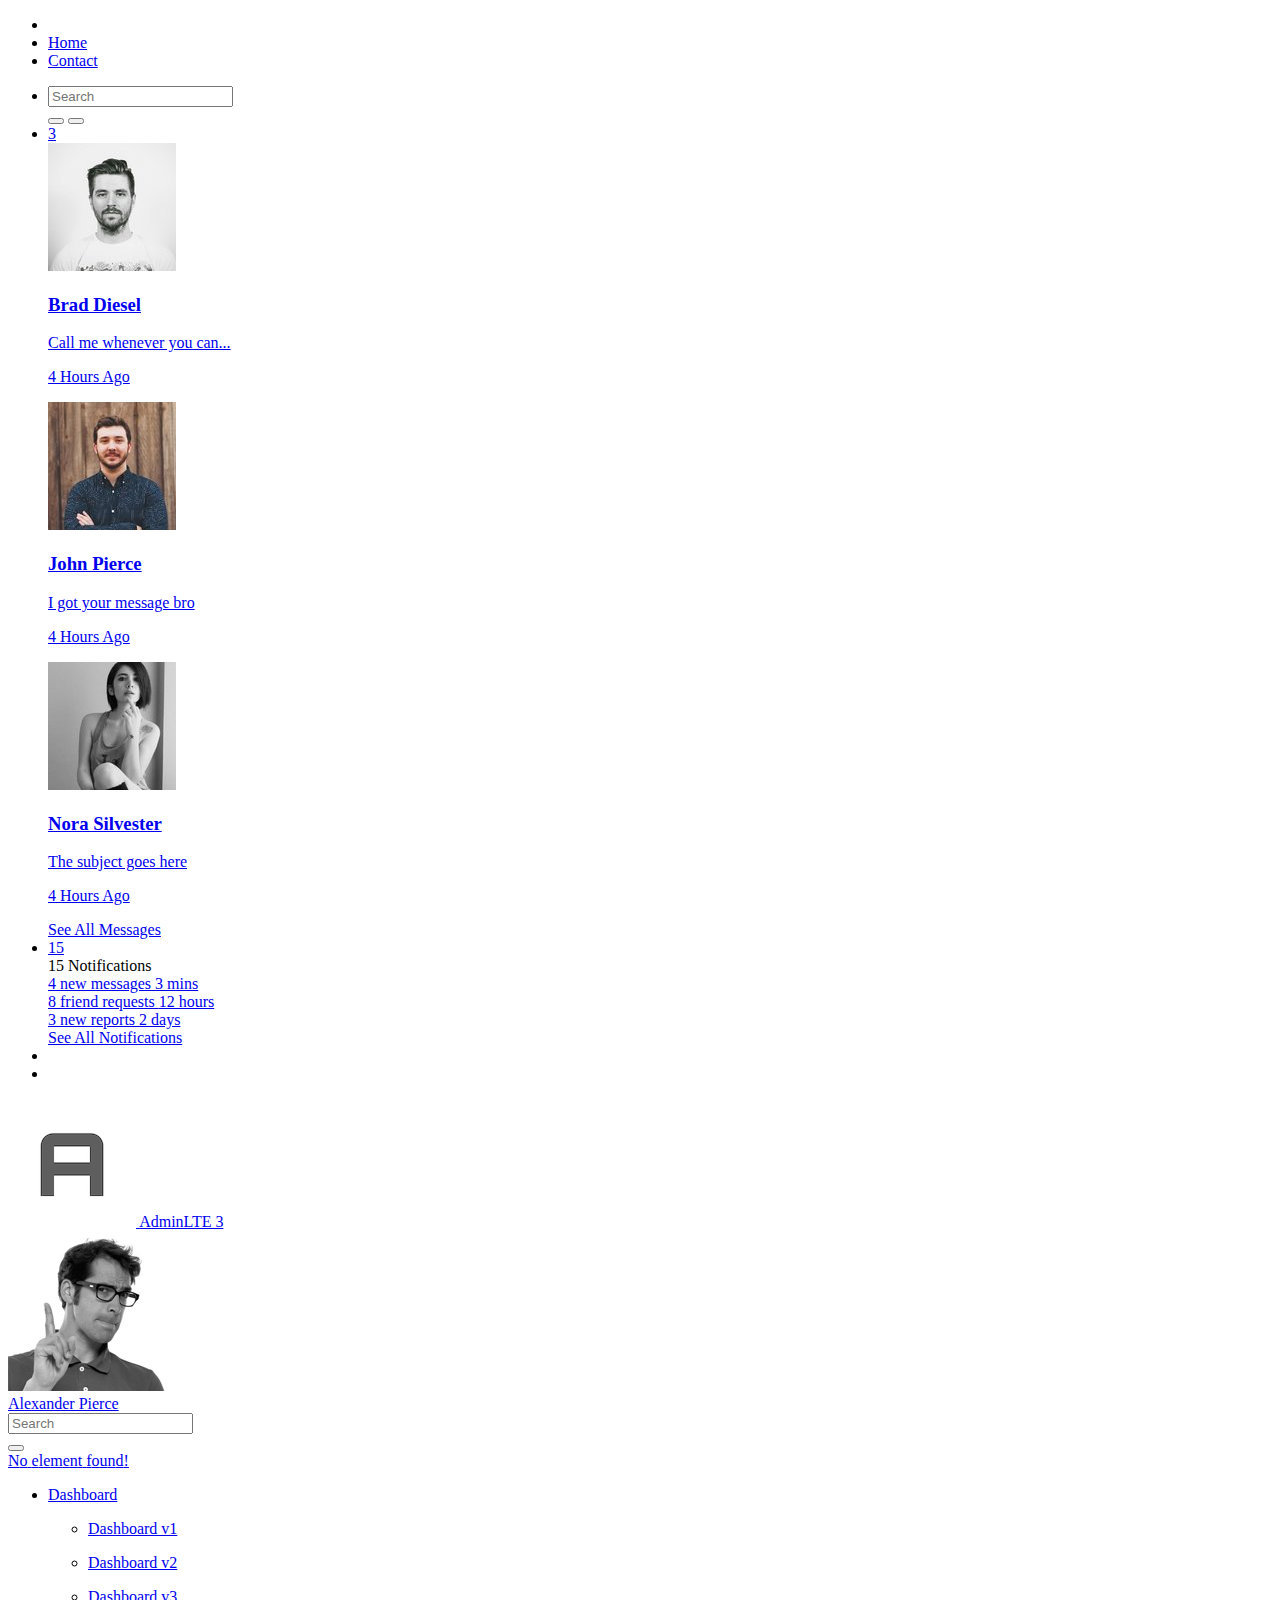
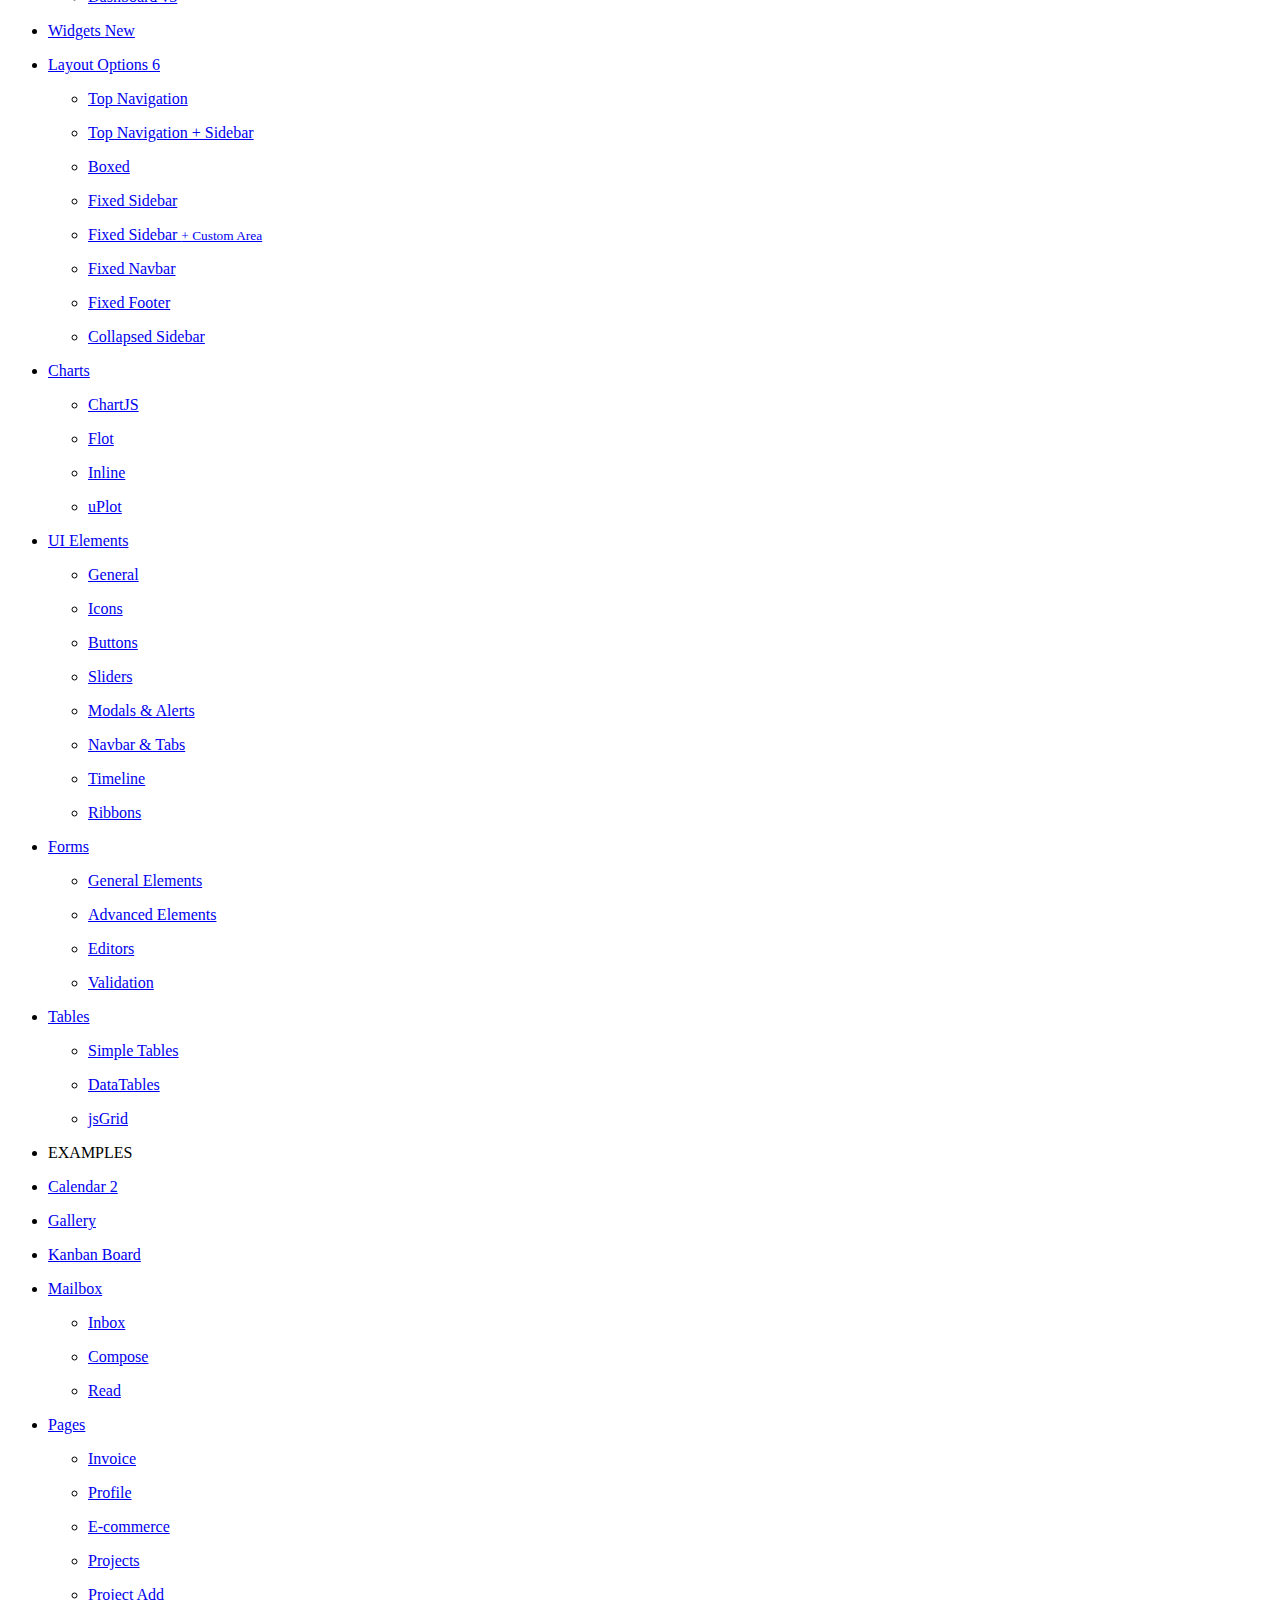
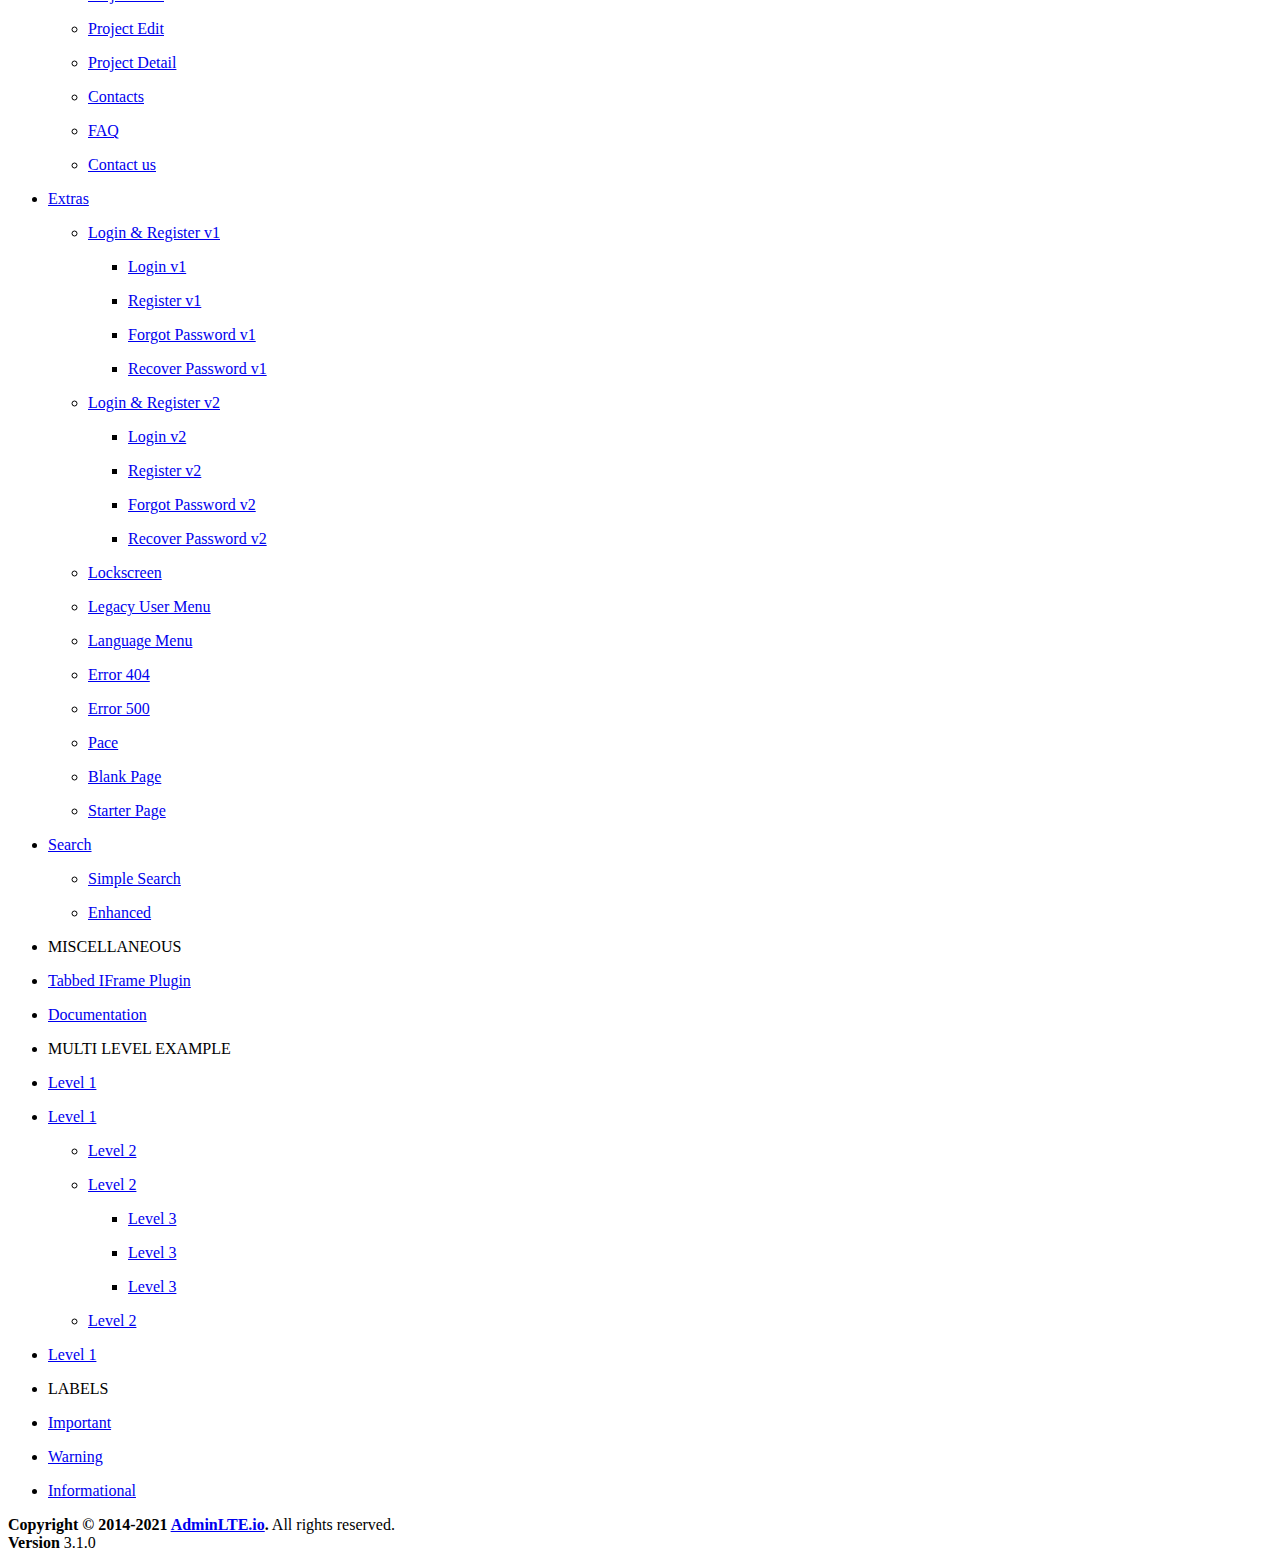
<file: quantri/test/index2.html>
<!DOCTYPE html>
<html lang="en">
<head>
  <meta charset="utf-8">
  <meta name="viewport" content="width=device-width, initial-scale=1">
  <title>AdminLTE 3 | Dashboard 2</title>

  <!-- Google Font: Source Sans Pro -->
 
  <!-- Font Awesome Icons -->
  
  <!-- overlayScrollbars -->
  <link rel="stylesheet" href="plugins/overlayScrollbars/css/OverlayScrollbars.min.css">
  <!-- Theme style -->
  
</head>
<body class="hold-transition dark-mode sidebar-mini layout-fixed layout-navbar-fixed layout-footer-fixed">
<div class="wrapper">

  <!-- Preloader -->
  <div class="preloader flex-column justify-content-center align-items-center">
    <img class="animation__wobble" src="dist/img/AdminLTELogo.png" alt="AdminLTELogo" height="60" width="60">
  </div>

  <!-- Navbar -->
  <nav class="main-header navbar navbar-expand navbar-dark">
    <!-- Left navbar links -->
    <ul class="navbar-nav">
      <li class="nav-item">
        <a class="nav-link" data-widget="pushmenu" href="#" role="button"><i class="fas fa-bars"></i></a>
      </li>
      <li class="nav-item d-none d-sm-inline-block">
        <a href="index3.html" class="nav-link">Home</a>
      </li>
      <li class="nav-item d-none d-sm-inline-block">
        <a href="#" class="nav-link">Contact</a>
      </li>
    </ul>

    <!-- Right navbar links -->
    <ul class="navbar-nav ml-auto">
      <!-- Navbar Search -->
      <li class="nav-item">
        <a class="nav-link" data-widget="navbar-search" href="#" role="button">
          <i class="fas fa-search"></i>
        </a>
        <div class="navbar-search-block">
          <form class="form-inline">
            <div class="input-group input-group-sm">
              <input class="form-control form-control-navbar" type="search" placeholder="Search" aria-label="Search">
              <div class="input-group-append">
                <button class="btn btn-navbar" type="submit">
                  <i class="fas fa-search"></i>
                </button>
                <button class="btn btn-navbar" type="button" data-widget="navbar-search">
                  <i class="fas fa-times"></i>
                </button>
              </div>
            </div>
          </form>
        </div>
      </li>

      <!-- Messages Dropdown Menu -->
      <li class="nav-item dropdown">
        <a class="nav-link" data-toggle="dropdown" href="#">
          <i class="far fa-comments"></i>
          <span class="badge badge-danger navbar-badge">3</span>
        </a>
        <div class="dropdown-menu dropdown-menu-lg dropdown-menu-right">
          <a href="#" class="dropdown-item">
            <!-- Message Start -->
            <div class="media">
              <img src="dist/img/user1-128x128.jpg" alt="User Avatar" class="img-size-50 mr-3 img-circle">
              <div class="media-body">
                <h3 class="dropdown-item-title">
                  Brad Diesel
                  <span class="float-right text-sm text-danger"><i class="fas fa-star"></i></span>
                </h3>
                <p class="text-sm">Call me whenever you can...</p>
                <p class="text-sm text-muted"><i class="far fa-clock mr-1"></i> 4 Hours Ago</p>
              </div>
            </div>
            <!-- Message End -->
          </a>
          <div class="dropdown-divider"></div>
          <a href="#" class="dropdown-item">
            <!-- Message Start -->
            <div class="media">
              <img src="dist/img/user8-128x128.jpg" alt="User Avatar" class="img-size-50 img-circle mr-3">
              <div class="media-body">
                <h3 class="dropdown-item-title">
                  John Pierce
                  <span class="float-right text-sm text-muted"><i class="fas fa-star"></i></span>
                </h3>
                <p class="text-sm">I got your message bro</p>
                <p class="text-sm text-muted"><i class="far fa-clock mr-1"></i> 4 Hours Ago</p>
              </div>
            </div>
            <!-- Message End -->
          </a>
          <div class="dropdown-divider"></div>
          <a href="#" class="dropdown-item">
            <!-- Message Start -->
            <div class="media">
              <img src="dist/img/user3-128x128.jpg" alt="User Avatar" class="img-size-50 img-circle mr-3">
              <div class="media-body">
                <h3 class="dropdown-item-title">
                  Nora Silvester
                  <span class="float-right text-sm text-warning"><i class="fas fa-star"></i></span>
                </h3>
                <p class="text-sm">The subject goes here</p>
                <p class="text-sm text-muted"><i class="far fa-clock mr-1"></i> 4 Hours Ago</p>
              </div>
            </div>
            <!-- Message End -->
          </a>
          <div class="dropdown-divider"></div>
          <a href="#" class="dropdown-item dropdown-footer">See All Messages</a>
        </div>
      </li>
      <!-- Notifications Dropdown Menu -->
      <li class="nav-item dropdown">
        <a class="nav-link" data-toggle="dropdown" href="#">
          <i class="far fa-bell"></i>
          <span class="badge badge-warning navbar-badge">15</span>
        </a>
        <div class="dropdown-menu dropdown-menu-lg dropdown-menu-right">
          <span class="dropdown-item dropdown-header">15 Notifications</span>
          <div class="dropdown-divider"></div>
          <a href="#" class="dropdown-item">
            <i class="fas fa-envelope mr-2"></i> 4 new messages
            <span class="float-right text-muted text-sm">3 mins</span>
          </a>
          <div class="dropdown-divider"></div>
          <a href="#" class="dropdown-item">
            <i class="fas fa-users mr-2"></i> 8 friend requests
            <span class="float-right text-muted text-sm">12 hours</span>
          </a>
          <div class="dropdown-divider"></div>
          <a href="#" class="dropdown-item">
            <i class="fas fa-file mr-2"></i> 3 new reports
            <span class="float-right text-muted text-sm">2 days</span>
          </a>
          <div class="dropdown-divider"></div>
          <a href="#" class="dropdown-item dropdown-footer">See All Notifications</a>
        </div>
      </li>
      <li class="nav-item">
        <a class="nav-link" data-widget="fullscreen" href="#" role="button">
          <i class="fas fa-expand-arrows-alt"></i>
        </a>
      </li>
      <li class="nav-item">
        <a class="nav-link" data-widget="control-sidebar" data-slide="true" href="#" role="button">
          <i class="fas fa-th-large"></i>
        </a>
      </li>
    </ul>
  </nav>
  <!-- /.navbar -->

  <!-- Main Sidebar Container -->
  <aside class="main-sidebar sidebar-dark-primary elevation-4">
    <!-- Brand Logo -->
    <a href="index3.html" class="brand-link">
      <img src="dist/img/AdminLTELogo.png" alt="AdminLTE Logo" class="brand-image img-circle elevation-3" style="opacity: .8">
      <span class="brand-text font-weight-light">AdminLTE 3</span>
    </a>

    <!-- Sidebar -->
    <div class="sidebar">
      <!-- Sidebar user panel (optional) -->
      <div class="user-panel mt-3 pb-3 mb-3 d-flex">
        <div class="image">
          <img src="dist/img/user2-160x160.jpg" class="img-circle elevation-2" alt="User Image">
        </div>
        <div class="info">
          <a href="#" class="d-block">Alexander Pierce</a>
        </div>
      </div>

      <!-- SidebarSearch Form -->
      <div class="form-inline">
        <div class="input-group" data-widget="sidebar-search">
          <input class="form-control form-control-sidebar" type="search" placeholder="Search" aria-label="Search">
          <div class="input-group-append">
            <button class="btn btn-sidebar">
              <i class="fas fa-search fa-fw"></i>
            </button>
          </div>
        </div>
      </div>

      <!-- Sidebar Menu -->
      <nav class="mt-2">
        <ul class="nav nav-pills nav-sidebar flex-column" data-widget="treeview" role="menu" data-accordion="false">
          <!-- Add icons to the links using the .nav-icon class
               with font-awesome or any other icon font library -->
          <li class="nav-item menu-open">
            <a href="#" class="nav-link active">
              <i class="nav-icon fas fa-tachometer-alt"></i>
              <p>
                Dashboard
                <i class="right fas fa-angle-left"></i>
              </p>
            </a>
            <ul class="nav nav-treeview">
              <li class="nav-item">
                <a href="./index.html" class="nav-link">
                  <i class="far fa-circle nav-icon"></i>
                  <p>Dashboard v1</p>
                </a>
              </li>
              <li class="nav-item">
                <a href="./index2.html" class="nav-link active">
                  <i class="far fa-circle nav-icon"></i>
                  <p>Dashboard v2</p>
                </a>
              </li>
              <li class="nav-item">
                <a href="./index3.html" class="nav-link">
                  <i class="far fa-circle nav-icon"></i>
                  <p>Dashboard v3</p>
                </a>
              </li>
            </ul>
          </li>
          <li class="nav-item">
            <a href="pages/widgets.html" class="nav-link">
              <i class="nav-icon fas fa-th"></i>
              <p>
                Widgets
                <span class="right badge badge-danger">New</span>
              </p>
            </a>
          </li>
          <li class="nav-item">
            <a href="#" class="nav-link">
              <i class="nav-icon fas fa-copy"></i>
              <p>
                Layout Options
                <i class="fas fa-angle-left right"></i>
                <span class="badge badge-info right">6</span>
              </p>
            </a>
            <ul class="nav nav-treeview">
              <li class="nav-item">
                <a href="pages/layout/top-nav.html" class="nav-link">
                  <i class="far fa-circle nav-icon"></i>
                  <p>Top Navigation</p>
                </a>
              </li>
              <li class="nav-item">
                <a href="pages/layout/top-nav-sidebar.html" class="nav-link">
                  <i class="far fa-circle nav-icon"></i>
                  <p>Top Navigation + Sidebar</p>
                </a>
              </li>
              <li class="nav-item">
                <a href="pages/layout/boxed.html" class="nav-link">
                  <i class="far fa-circle nav-icon"></i>
                  <p>Boxed</p>
                </a>
              </li>
              <li class="nav-item">
                <a href="pages/layout/fixed-sidebar.html" class="nav-link">
                  <i class="far fa-circle nav-icon"></i>
                  <p>Fixed Sidebar</p>
                </a>
              </li>
              <li class="nav-item">
                <a href="pages/layout/fixed-sidebar-custom.html" class="nav-link">
                  <i class="far fa-circle nav-icon"></i>
                  <p>Fixed Sidebar <small>+ Custom Area</small></p>
                </a>
              </li>
              <li class="nav-item">
                <a href="pages/layout/fixed-topnav.html" class="nav-link">
                  <i class="far fa-circle nav-icon"></i>
                  <p>Fixed Navbar</p>
                </a>
              </li>
              <li class="nav-item">
                <a href="pages/layout/fixed-footer.html" class="nav-link">
                  <i class="far fa-circle nav-icon"></i>
                  <p>Fixed Footer</p>
                </a>
              </li>
              <li class="nav-item">
                <a href="pages/layout/collapsed-sidebar.html" class="nav-link">
                  <i class="far fa-circle nav-icon"></i>
                  <p>Collapsed Sidebar</p>
                </a>
              </li>
            </ul>
          </li>
          <li class="nav-item">
            <a href="#" class="nav-link">
              <i class="nav-icon fas fa-chart-pie"></i>
              <p>
                Charts
                <i class="right fas fa-angle-left"></i>
              </p>
            </a>
            <ul class="nav nav-treeview">
              <li class="nav-item">
                <a href="pages/charts/chartjs.html" class="nav-link">
                  <i class="far fa-circle nav-icon"></i>
                  <p>ChartJS</p>
                </a>
              </li>
              <li class="nav-item">
                <a href="pages/charts/flot.html" class="nav-link">
                  <i class="far fa-circle nav-icon"></i>
                  <p>Flot</p>
                </a>
              </li>
              <li class="nav-item">
                <a href="pages/charts/inline.html" class="nav-link">
                  <i class="far fa-circle nav-icon"></i>
                  <p>Inline</p>
                </a>
              </li>
              <li class="nav-item">
                <a href="pages/charts/uplot.html" class="nav-link">
                  <i class="far fa-circle nav-icon"></i>
                  <p>uPlot</p>
                </a>
              </li>
            </ul>
          </li>
          <li class="nav-item">
            <a href="#" class="nav-link">
              <i class="nav-icon fas fa-tree"></i>
              <p>
                UI Elements
                <i class="fas fa-angle-left right"></i>
              </p>
            </a>
            <ul class="nav nav-treeview">
              <li class="nav-item">
                <a href="pages/UI/general.html" class="nav-link">
                  <i class="far fa-circle nav-icon"></i>
                  <p>General</p>
                </a>
              </li>
              <li class="nav-item">
                <a href="pages/UI/icons.html" class="nav-link">
                  <i class="far fa-circle nav-icon"></i>
                  <p>Icons</p>
                </a>
              </li>
              <li class="nav-item">
                <a href="pages/UI/buttons.html" class="nav-link">
                  <i class="far fa-circle nav-icon"></i>
                  <p>Buttons</p>
                </a>
              </li>
              <li class="nav-item">
                <a href="pages/UI/sliders.html" class="nav-link">
                  <i class="far fa-circle nav-icon"></i>
                  <p>Sliders</p>
                </a>
              </li>
              <li class="nav-item">
                <a href="pages/UI/modals.html" class="nav-link">
                  <i class="far fa-circle nav-icon"></i>
                  <p>Modals & Alerts</p>
                </a>
              </li>
              <li class="nav-item">
                <a href="pages/UI/navbar.html" class="nav-link">
                  <i class="far fa-circle nav-icon"></i>
                  <p>Navbar & Tabs</p>
                </a>
              </li>
              <li class="nav-item">
                <a href="pages/UI/timeline.html" class="nav-link">
                  <i class="far fa-circle nav-icon"></i>
                  <p>Timeline</p>
                </a>
              </li>
              <li class="nav-item">
                <a href="pages/UI/ribbons.html" class="nav-link">
                  <i class="far fa-circle nav-icon"></i>
                  <p>Ribbons</p>
                </a>
              </li>
            </ul>
          </li>
          <li class="nav-item">
            <a href="#" class="nav-link">
              <i class="nav-icon fas fa-edit"></i>
              <p>
                Forms
                <i class="fas fa-angle-left right"></i>
              </p>
            </a>
            <ul class="nav nav-treeview">
              <li class="nav-item">
                <a href="pages/forms/general.html" class="nav-link">
                  <i class="far fa-circle nav-icon"></i>
                  <p>General Elements</p>
                </a>
              </li>
              <li class="nav-item">
                <a href="pages/forms/advanced.html" class="nav-link">
                  <i class="far fa-circle nav-icon"></i>
                  <p>Advanced Elements</p>
                </a>
              </li>
              <li class="nav-item">
                <a href="pages/forms/editors.html" class="nav-link">
                  <i class="far fa-circle nav-icon"></i>
                  <p>Editors</p>
                </a>
              </li>
              <li class="nav-item">
                <a href="pages/forms/validation.html" class="nav-link">
                  <i class="far fa-circle nav-icon"></i>
                  <p>Validation</p>
                </a>
              </li>
            </ul>
          </li>
          <li class="nav-item">
            <a href="#" class="nav-link">
              <i class="nav-icon fas fa-table"></i>
              <p>
                Tables
                <i class="fas fa-angle-left right"></i>
              </p>
            </a>
            <ul class="nav nav-treeview">
              <li class="nav-item">
                <a href="pages/tables/simple.html" class="nav-link">
                  <i class="far fa-circle nav-icon"></i>
                  <p>Simple Tables</p>
                </a>
              </li>
              <li class="nav-item">
                <a href="pages/tables/data.html" class="nav-link">
                  <i class="far fa-circle nav-icon"></i>
                  <p>DataTables</p>
                </a>
              </li>
              <li class="nav-item">
                <a href="pages/tables/jsgrid.html" class="nav-link">
                  <i class="far fa-circle nav-icon"></i>
                  <p>jsGrid</p>
                </a>
              </li>
            </ul>
          </li>
          <li class="nav-header">EXAMPLES</li>
          <li class="nav-item">
            <a href="pages/calendar.html" class="nav-link">
              <i class="nav-icon fas fa-calendar-alt"></i>
              <p>
                Calendar
                <span class="badge badge-info right">2</span>
              </p>
            </a>
          </li>
          <li class="nav-item">
            <a href="pages/gallery.html" class="nav-link">
              <i class="nav-icon far fa-image"></i>
              <p>
                Gallery
              </p>
            </a>
          </li>
          <li class="nav-item">
            <a href="pages/kanban.html" class="nav-link">
              <i class="nav-icon fas fa-columns"></i>
              <p>
                Kanban Board
              </p>
            </a>
          </li>
          <li class="nav-item">
            <a href="#" class="nav-link">
              <i class="nav-icon far fa-envelope"></i>
              <p>
                Mailbox
                <i class="fas fa-angle-left right"></i>
              </p>
            </a>
            <ul class="nav nav-treeview">
              <li class="nav-item">
                <a href="pages/mailbox/mailbox.html" class="nav-link">
                  <i class="far fa-circle nav-icon"></i>
                  <p>Inbox</p>
                </a>
              </li>
              <li class="nav-item">
                <a href="pages/mailbox/compose.html" class="nav-link">
                  <i class="far fa-circle nav-icon"></i>
                  <p>Compose</p>
                </a>
              </li>
              <li class="nav-item">
                <a href="pages/mailbox/read-mail.html" class="nav-link">
                  <i class="far fa-circle nav-icon"></i>
                  <p>Read</p>
                </a>
              </li>
            </ul>
          </li>
          <li class="nav-item">
            <a href="#" class="nav-link">
              <i class="nav-icon fas fa-book"></i>
              <p>
                Pages
                <i class="fas fa-angle-left right"></i>
              </p>
            </a>
            <ul class="nav nav-treeview">
              <li class="nav-item">
                <a href="pages/examples/invoice.html" class="nav-link">
                  <i class="far fa-circle nav-icon"></i>
                  <p>Invoice</p>
                </a>
              </li>
              <li class="nav-item">
                <a href="pages/examples/profile.html" class="nav-link">
                  <i class="far fa-circle nav-icon"></i>
                  <p>Profile</p>
                </a>
              </li>
              <li class="nav-item">
                <a href="pages/examples/e-commerce.html" class="nav-link">
                  <i class="far fa-circle nav-icon"></i>
                  <p>E-commerce</p>
                </a>
              </li>
              <li class="nav-item">
                <a href="pages/examples/projects.html" class="nav-link">
                  <i class="far fa-circle nav-icon"></i>
                  <p>Projects</p>
                </a>
              </li>
              <li class="nav-item">
                <a href="pages/examples/project-add.html" class="nav-link">
                  <i class="far fa-circle nav-icon"></i>
                  <p>Project Add</p>
                </a>
              </li>
              <li class="nav-item">
                <a href="pages/examples/project-edit.html" class="nav-link">
                  <i class="far fa-circle nav-icon"></i>
                  <p>Project Edit</p>
                </a>
              </li>
              <li class="nav-item">
                <a href="pages/examples/project-detail.html" class="nav-link">
                  <i class="far fa-circle nav-icon"></i>
                  <p>Project Detail</p>
                </a>
              </li>
              <li class="nav-item">
                <a href="pages/examples/contacts.html" class="nav-link">
                  <i class="far fa-circle nav-icon"></i>
                  <p>Contacts</p>
                </a>
              </li>
              <li class="nav-item">
                <a href="pages/examples/faq.html" class="nav-link">
                  <i class="far fa-circle nav-icon"></i>
                  <p>FAQ</p>
                </a>
              </li>
              <li class="nav-item">
                <a href="pages/examples/contact-us.html" class="nav-link">
                  <i class="far fa-circle nav-icon"></i>
                  <p>Contact us</p>
                </a>
              </li>
            </ul>
          </li>
          <li class="nav-item">
            <a href="#" class="nav-link">
              <i class="nav-icon far fa-plus-square"></i>
              <p>
                Extras
                <i class="fas fa-angle-left right"></i>
              </p>
            </a>
            <ul class="nav nav-treeview">
              <li class="nav-item">
                <a href="#" class="nav-link">
                  <i class="far fa-circle nav-icon"></i>
                  <p>
                    Login & Register v1
                    <i class="fas fa-angle-left right"></i>
                  </p>
                </a>
                <ul class="nav nav-treeview">
                  <li class="nav-item">
                    <a href="pages/examples/login.html" class="nav-link">
                      <i class="far fa-circle nav-icon"></i>
                      <p>Login v1</p>
                    </a>
                  </li>
                  <li class="nav-item">
                    <a href="pages/examples/register.html" class="nav-link">
                      <i class="far fa-circle nav-icon"></i>
                      <p>Register v1</p>
                    </a>
                  </li>
                  <li class="nav-item">
                    <a href="pages/examples/forgot-password.html" class="nav-link">
                      <i class="far fa-circle nav-icon"></i>
                      <p>Forgot Password v1</p>
                    </a>
                  </li>
                  <li class="nav-item">
                    <a href="pages/examples/recover-password.html" class="nav-link">
                      <i class="far fa-circle nav-icon"></i>
                      <p>Recover Password v1</p>
                    </a>
                  </li>
                </ul>
              </li>
              <li class="nav-item">
                <a href="#" class="nav-link">
                  <i class="far fa-circle nav-icon"></i>
                  <p>
                    Login & Register v2
                    <i class="fas fa-angle-left right"></i>
                  </p>
                </a>
                <ul class="nav nav-treeview">
                  <li class="nav-item">
                    <a href="pages/examples/login-v2.html" class="nav-link">
                      <i class="far fa-circle nav-icon"></i>
                      <p>Login v2</p>
                    </a>
                  </li>
                  <li class="nav-item">
                    <a href="pages/examples/register-v2.html" class="nav-link">
                      <i class="far fa-circle nav-icon"></i>
                      <p>Register v2</p>
                    </a>
                  </li>
                  <li class="nav-item">
                    <a href="pages/examples/forgot-password-v2.html" class="nav-link">
                      <i class="far fa-circle nav-icon"></i>
                      <p>Forgot Password v2</p>
                    </a>
                  </li>
                  <li class="nav-item">
                    <a href="pages/examples/recover-password-v2.html" class="nav-link">
                      <i class="far fa-circle nav-icon"></i>
                      <p>Recover Password v2</p>
                    </a>
                  </li>
                </ul>
              </li>
              <li class="nav-item">
                <a href="pages/examples/lockscreen.html" class="nav-link">
                  <i class="far fa-circle nav-icon"></i>
                  <p>Lockscreen</p>
                </a>
              </li>
              <li class="nav-item">
                <a href="pages/examples/legacy-user-menu.html" class="nav-link">
                  <i class="far fa-circle nav-icon"></i>
                  <p>Legacy User Menu</p>
                </a>
              </li>
              <li class="nav-item">
                <a href="pages/examples/language-menu.html" class="nav-link">
                  <i class="far fa-circle nav-icon"></i>
                  <p>Language Menu</p>
                </a>
              </li>
              <li class="nav-item">
                <a href="pages/examples/404.html" class="nav-link">
                  <i class="far fa-circle nav-icon"></i>
                  <p>Error 404</p>
                </a>
              </li>
              <li class="nav-item">
                <a href="pages/examples/500.html" class="nav-link">
                  <i class="far fa-circle nav-icon"></i>
                  <p>Error 500</p>
                </a>
              </li>
              <li class="nav-item">
                <a href="pages/examples/pace.html" class="nav-link">
                  <i class="far fa-circle nav-icon"></i>
                  <p>Pace</p>
                </a>
              </li>
              <li class="nav-item">
                <a href="pages/examples/blank.html" class="nav-link">
                  <i class="far fa-circle nav-icon"></i>
                  <p>Blank Page</p>
                </a>
              </li>
              <li class="nav-item">
                <a href="starter.html" class="nav-link">
                  <i class="far fa-circle nav-icon"></i>
                  <p>Starter Page</p>
                </a>
              </li>
            </ul>
          </li>
          <li class="nav-item">
            <a href="#" class="nav-link">
              <i class="nav-icon fas fa-search"></i>
              <p>
                Search
                <i class="fas fa-angle-left right"></i>
              </p>
            </a>
            <ul class="nav nav-treeview">
              <li class="nav-item">
                <a href="pages/search/simple.html" class="nav-link">
                  <i class="far fa-circle nav-icon"></i>
                  <p>Simple Search</p>
                </a>
              </li>
              <li class="nav-item">
                <a href="pages/search/enhanced.html" class="nav-link">
                  <i class="far fa-circle nav-icon"></i>
                  <p>Enhanced</p>
                </a>
              </li>
            </ul>
          </li>
          <li class="nav-header">MISCELLANEOUS</li>
          <li class="nav-item">
            <a href="iframe.html" class="nav-link">
              <i class="nav-icon fas fa-ellipsis-h"></i>
              <p>Tabbed IFrame Plugin</p>
            </a>
          </li>
          <li class="nav-item">
            <a href="https://adminlte.io/docs/3.1/" class="nav-link">
              <i class="nav-icon fas fa-file"></i>
              <p>Documentation</p>
            </a>
          </li>
          <li class="nav-header">MULTI LEVEL EXAMPLE</li>
          <li class="nav-item">
            <a href="#" class="nav-link">
              <i class="fas fa-circle nav-icon"></i>
              <p>Level 1</p>
            </a>
          </li>
          <li class="nav-item">
            <a href="#" class="nav-link">
              <i class="nav-icon fas fa-circle"></i>
              <p>
                Level 1
                <i class="right fas fa-angle-left"></i>
              </p>
            </a>
            <ul class="nav nav-treeview">
              <li class="nav-item">
                <a href="#" class="nav-link">
                  <i class="far fa-circle nav-icon"></i>
                  <p>Level 2</p>
                </a>
              </li>
              <li class="nav-item">
                <a href="#" class="nav-link">
                  <i class="far fa-circle nav-icon"></i>
                  <p>
                    Level 2
                    <i class="right fas fa-angle-left"></i>
                  </p>
                </a>
                <ul class="nav nav-treeview">
                  <li class="nav-item">
                    <a href="#" class="nav-link">
                      <i class="far fa-dot-circle nav-icon"></i>
                      <p>Level 3</p>
                    </a>
                  </li>
                  <li class="nav-item">
                    <a href="#" class="nav-link">
                      <i class="far fa-dot-circle nav-icon"></i>
                      <p>Level 3</p>
                    </a>
                  </li>
                  <li class="nav-item">
                    <a href="#" class="nav-link">
                      <i class="far fa-dot-circle nav-icon"></i>
                      <p>Level 3</p>
                    </a>
                  </li>
                </ul>
              </li>
              <li class="nav-item">
                <a href="#" class="nav-link">
                  <i class="far fa-circle nav-icon"></i>
                  <p>Level 2</p>
                </a>
              </li>
            </ul>
          </li>
          <li class="nav-item">
            <a href="#" class="nav-link">
              <i class="fas fa-circle nav-icon"></i>
              <p>Level 1</p>
            </a>
          </li>
          <li class="nav-header">LABELS</li>
          <li class="nav-item">
            <a href="#" class="nav-link">
              <i class="nav-icon far fa-circle text-danger"></i>
              <p class="text">Important</p>
            </a>
          </li>
          <li class="nav-item">
            <a href="#" class="nav-link">
              <i class="nav-icon far fa-circle text-warning"></i>
              <p>Warning</p>
            </a>
          </li>
          <li class="nav-item">
            <a href="#" class="nav-link">
              <i class="nav-icon far fa-circle text-info"></i>
              <p>Informational</p>
            </a>
          </li>
        </ul>
      </nav>
      <!-- /.sidebar-menu -->
    </div>
    <!-- /.sidebar -->
  </aside>


  <!-- Control Sidebar -->
  <aside class="control-sidebar control-sidebar-dark">
    <!-- Control sidebar content goes here -->
  </aside>
  <!-- /.control-sidebar -->

  <!-- Main Footer -->
  <footer class="main-footer">
    <strong>Copyright &copy; 2014-2021 <a href="https://adminlte.io">AdminLTE.io</a>.</strong>
    All rights reserved.
    <div class="float-right d-none d-sm-inline-block">
      <b>Version</b> 3.1.0
    </div>
  </footer>
</div>
<!-- ./wrapper -->

<!-- REQUIRED SCRIPTS -->
<!-- jQuery -->
<script src="plugins/jquery/jquery.min.js"></script>
<!-- Bootstrap -->
<script src="plugins/bootstrap/js/bootstrap.bundle.min.js"></script>
<!-- overlayScrollbars -->
<script src="plugins/overlayScrollbars/js/jquery.overlayScrollbars.min.js"></script>
<!-- AdminLTE App -->
<script src="dist/js/adminlte.js"></script>

<!-- PAGE PLUGINS -->
<!-- jQuery Mapael -->
<script src="plugins/jquery-mousewheel/jquery.mousewheel.js"></script>
<script src="plugins/raphael/raphael.min.js"></script>
<script src="plugins/jquery-mapael/jquery.mapael.min.js"></script>
<script src="plugins/jquery-mapael/maps/usa_states.min.js"></script>
<!-- ChartJS -->
<script src="plugins/chart.js/Chart.min.js"></script>

<!-- AdminLTE for demo purposes -->
<script src="dist/js/demo.js"></script>
<!-- AdminLTE dashboard demo (This is only for demo purposes) -->
<script src="dist/js/pages/dashboard2.js"></script>
</body>
</html>
</file>
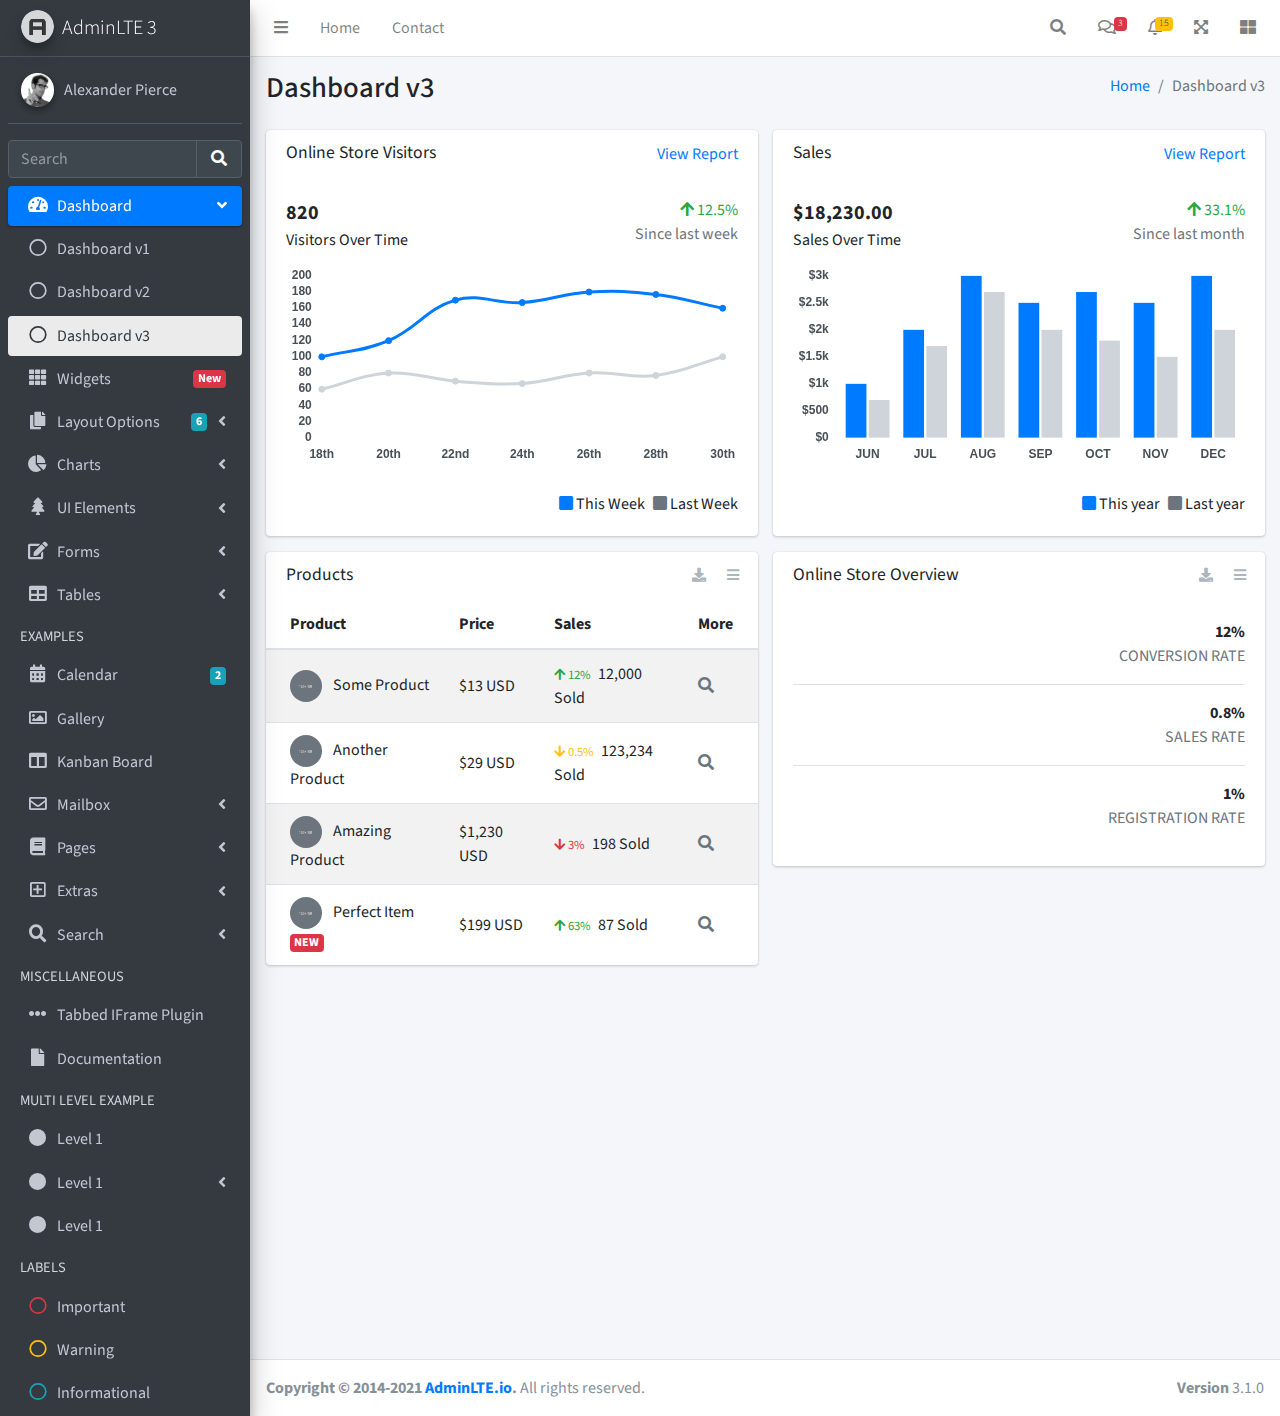
<file: quantri/test/index3.html>
<!DOCTYPE html>
<html lang="en">
<head>
  <meta charset="utf-8">
  <meta name="viewport" content="width=device-width, initial-scale=1">
  <title>AdminLTE 3 | Dashboard 3</title>

  <!-- Google Font: Source Sans Pro -->
  <link rel="stylesheet" href="https://fonts.googleapis.com/css?family=Source+Sans+Pro:300,400,400i,700&display=fallback">
  <!-- Font Awesome Icons -->
  <link rel="stylesheet" href="plugins/fontawesome-free/css/all.min.css">
  <!-- IonIcons -->
  <link rel="stylesheet" href="https://code.ionicframework.com/ionicons/2.0.1/css/ionicons.min.css">
  <!-- Theme style -->
  <link rel="stylesheet" href="dist/css/adminlte.min.css">
</head>
<!--
`body` tag options:

  Apply one or more of the following classes to to the body tag
  to get the desired effect

  * sidebar-collapse
  * sidebar-mini
-->
<body class="hold-transition sidebar-mini">
<div class="wrapper">
  <!-- Navbar -->
  <nav class="main-header navbar navbar-expand navbar-white navbar-light">
    <!-- Left navbar links -->
    <ul class="navbar-nav">
      <li class="nav-item">
        <a class="nav-link" data-widget="pushmenu" href="#" role="button"><i class="fas fa-bars"></i></a>
      </li>
      <li class="nav-item d-none d-sm-inline-block">
        <a href="index3.html" class="nav-link">Home</a>
      </li>
      <li class="nav-item d-none d-sm-inline-block">
        <a href="#" class="nav-link">Contact</a>
      </li>
    </ul>

    <!-- Right navbar links -->
    <ul class="navbar-nav ml-auto">
      <!-- Navbar Search -->
      <li class="nav-item">
        <a class="nav-link" data-widget="navbar-search" href="#" role="button">
          <i class="fas fa-search"></i>
        </a>
        <div class="navbar-search-block">
          <form class="form-inline">
            <div class="input-group input-group-sm">
              <input class="form-control form-control-navbar" type="search" placeholder="Search" aria-label="Search">
              <div class="input-group-append">
                <button class="btn btn-navbar" type="submit">
                  <i class="fas fa-search"></i>
                </button>
                <button class="btn btn-navbar" type="button" data-widget="navbar-search">
                  <i class="fas fa-times"></i>
                </button>
              </div>
            </div>
          </form>
        </div>
      </li>

      <!-- Messages Dropdown Menu -->
      <li class="nav-item dropdown">
        <a class="nav-link" data-toggle="dropdown" href="#">
          <i class="far fa-comments"></i>
          <span class="badge badge-danger navbar-badge">3</span>
        </a>
        <div class="dropdown-menu dropdown-menu-lg dropdown-menu-right">
          <a href="#" class="dropdown-item">
            <!-- Message Start -->
            <div class="media">
              <img src="dist/img/user1-128x128.jpg" alt="User Avatar" class="img-size-50 mr-3 img-circle">
              <div class="media-body">
                <h3 class="dropdown-item-title">
                  Brad Diesel
                  <span class="float-right text-sm text-danger"><i class="fas fa-star"></i></span>
                </h3>
                <p class="text-sm">Call me whenever you can...</p>
                <p class="text-sm text-muted"><i class="far fa-clock mr-1"></i> 4 Hours Ago</p>
              </div>
            </div>
            <!-- Message End -->
          </a>
          <div class="dropdown-divider"></div>
          <a href="#" class="dropdown-item">
            <!-- Message Start -->
            <div class="media">
              <img src="dist/img/user8-128x128.jpg" alt="User Avatar" class="img-size-50 img-circle mr-3">
              <div class="media-body">
                <h3 class="dropdown-item-title">
                  John Pierce
                  <span class="float-right text-sm text-muted"><i class="fas fa-star"></i></span>
                </h3>
                <p class="text-sm">I got your message bro</p>
                <p class="text-sm text-muted"><i class="far fa-clock mr-1"></i> 4 Hours Ago</p>
              </div>
            </div>
            <!-- Message End -->
          </a>
          <div class="dropdown-divider"></div>
          <a href="#" class="dropdown-item">
            <!-- Message Start -->
            <div class="media">
              <img src="dist/img/user3-128x128.jpg" alt="User Avatar" class="img-size-50 img-circle mr-3">
              <div class="media-body">
                <h3 class="dropdown-item-title">
                  Nora Silvester
                  <span class="float-right text-sm text-warning"><i class="fas fa-star"></i></span>
                </h3>
                <p class="text-sm">The subject goes here</p>
                <p class="text-sm text-muted"><i class="far fa-clock mr-1"></i> 4 Hours Ago</p>
              </div>
            </div>
            <!-- Message End -->
          </a>
          <div class="dropdown-divider"></div>
          <a href="#" class="dropdown-item dropdown-footer">See All Messages</a>
        </div>
      </li>
      <!-- Notifications Dropdown Menu -->
      <li class="nav-item dropdown">
        <a class="nav-link" data-toggle="dropdown" href="#">
          <i class="far fa-bell"></i>
          <span class="badge badge-warning navbar-badge">15</span>
        </a>
        <div class="dropdown-menu dropdown-menu-lg dropdown-menu-right">
          <span class="dropdown-item dropdown-header">15 Notifications</span>
          <div class="dropdown-divider"></div>
          <a href="#" class="dropdown-item">
            <i class="fas fa-envelope mr-2"></i> 4 new messages
            <span class="float-right text-muted text-sm">3 mins</span>
          </a>
          <div class="dropdown-divider"></div>
          <a href="#" class="dropdown-item">
            <i class="fas fa-users mr-2"></i> 8 friend requests
            <span class="float-right text-muted text-sm">12 hours</span>
          </a>
          <div class="dropdown-divider"></div>
          <a href="#" class="dropdown-item">
            <i class="fas fa-file mr-2"></i> 3 new reports
            <span class="float-right text-muted text-sm">2 days</span>
          </a>
          <div class="dropdown-divider"></div>
          <a href="#" class="dropdown-item dropdown-footer">See All Notifications</a>
        </div>
      </li>
      <li class="nav-item">
        <a class="nav-link" data-widget="fullscreen" href="#" role="button">
          <i class="fas fa-expand-arrows-alt"></i>
        </a>
      </li>
      <li class="nav-item">
        <a class="nav-link" data-widget="control-sidebar" data-slide="true" href="#" role="button">
          <i class="fas fa-th-large"></i>
        </a>
      </li>
    </ul>
  </nav>
  <!-- /.navbar -->

  <!-- Main Sidebar Container -->
  <aside class="main-sidebar sidebar-dark-primary elevation-4">
    <!-- Brand Logo -->
    <a href="index3.html" class="brand-link">
      <img src="dist/img/AdminLTELogo.png" alt="AdminLTE Logo" class="brand-image img-circle elevation-3" style="opacity: .8">
      <span class="brand-text font-weight-light">AdminLTE 3</span>
    </a>

    <!-- Sidebar -->
    <div class="sidebar">
      <!-- Sidebar user panel (optional) -->
      <div class="user-panel mt-3 pb-3 mb-3 d-flex">
        <div class="image">
          <img src="dist/img/user2-160x160.jpg" class="img-circle elevation-2" alt="User Image">
        </div>
        <div class="info">
          <a href="#" class="d-block">Alexander Pierce</a>
        </div>
      </div>

      <!-- SidebarSearch Form -->
      <div class="form-inline">
        <div class="input-group" data-widget="sidebar-search">
          <input class="form-control form-control-sidebar" type="search" placeholder="Search" aria-label="Search">
          <div class="input-group-append">
            <button class="btn btn-sidebar">
              <i class="fas fa-search fa-fw"></i>
            </button>
          </div>
        </div>
      </div>

      <!-- Sidebar Menu -->
      <nav class="mt-2">
        <ul class="nav nav-pills nav-sidebar flex-column" data-widget="treeview" role="menu" data-accordion="false">
          <!-- Add icons to the links using the .nav-icon class
               with font-awesome or any other icon font library -->
          <li class="nav-item menu-open">
            <a href="#" class="nav-link active">
              <i class="nav-icon fas fa-tachometer-alt"></i>
              <p>
                Dashboard
                <i class="right fas fa-angle-left"></i>
              </p>
            </a>
            <ul class="nav nav-treeview">
              <li class="nav-item">
                <a href="./index.html" class="nav-link">
                  <i class="far fa-circle nav-icon"></i>
                  <p>Dashboard v1</p>
                </a>
              </li>
              <li class="nav-item">
                <a href="./index2.html" class="nav-link">
                  <i class="far fa-circle nav-icon"></i>
                  <p>Dashboard v2</p>
                </a>
              </li>
              <li class="nav-item">
                <a href="./index3.html" class="nav-link active">
                  <i class="far fa-circle nav-icon"></i>
                  <p>Dashboard v3</p>
                </a>
              </li>
            </ul>
          </li>
          <li class="nav-item">
            <a href="pages/widgets.html" class="nav-link">
              <i class="nav-icon fas fa-th"></i>
              <p>
                Widgets
                <span class="right badge badge-danger">New</span>
              </p>
            </a>
          </li>
          <li class="nav-item">
            <a href="#" class="nav-link">
              <i class="nav-icon fas fa-copy"></i>
              <p>
                Layout Options
                <i class="fas fa-angle-left right"></i>
                <span class="badge badge-info right">6</span>
              </p>
            </a>
            <ul class="nav nav-treeview">
              <li class="nav-item">
                <a href="pages/layout/top-nav.html" class="nav-link">
                  <i class="far fa-circle nav-icon"></i>
                  <p>Top Navigation</p>
                </a>
              </li>
              <li class="nav-item">
                <a href="pages/layout/top-nav-sidebar.html" class="nav-link">
                  <i class="far fa-circle nav-icon"></i>
                  <p>Top Navigation + Sidebar</p>
                </a>
              </li>
              <li class="nav-item">
                <a href="pages/layout/boxed.html" class="nav-link">
                  <i class="far fa-circle nav-icon"></i>
                  <p>Boxed</p>
                </a>
              </li>
              <li class="nav-item">
                <a href="pages/layout/fixed-sidebar.html" class="nav-link">
                  <i class="far fa-circle nav-icon"></i>
                  <p>Fixed Sidebar</p>
                </a>
              </li>
              <li class="nav-item">
                <a href="pages/layout/fixed-sidebar-custom.html" class="nav-link">
                  <i class="far fa-circle nav-icon"></i>
                  <p>Fixed Sidebar <small>+ Custom Area</small></p>
                </a>
              </li>
              <li class="nav-item">
                <a href="pages/layout/fixed-topnav.html" class="nav-link">
                  <i class="far fa-circle nav-icon"></i>
                  <p>Fixed Navbar</p>
                </a>
              </li>
              <li class="nav-item">
                <a href="pages/layout/fixed-footer.html" class="nav-link">
                  <i class="far fa-circle nav-icon"></i>
                  <p>Fixed Footer</p>
                </a>
              </li>
              <li class="nav-item">
                <a href="pages/layout/collapsed-sidebar.html" class="nav-link">
                  <i class="far fa-circle nav-icon"></i>
                  <p>Collapsed Sidebar</p>
                </a>
              </li>
            </ul>
          </li>
          <li class="nav-item">
            <a href="#" class="nav-link">
              <i class="nav-icon fas fa-chart-pie"></i>
              <p>
                Charts
                <i class="right fas fa-angle-left"></i>
              </p>
            </a>
            <ul class="nav nav-treeview">
              <li class="nav-item">
                <a href="pages/charts/chartjs.html" class="nav-link">
                  <i class="far fa-circle nav-icon"></i>
                  <p>ChartJS</p>
                </a>
              </li>
              <li class="nav-item">
                <a href="pages/charts/flot.html" class="nav-link">
                  <i class="far fa-circle nav-icon"></i>
                  <p>Flot</p>
                </a>
              </li>
              <li class="nav-item">
                <a href="pages/charts/inline.html" class="nav-link">
                  <i class="far fa-circle nav-icon"></i>
                  <p>Inline</p>
                </a>
              </li>
              <li class="nav-item">
                <a href="pages/charts/uplot.html" class="nav-link">
                  <i class="far fa-circle nav-icon"></i>
                  <p>uPlot</p>
                </a>
              </li>
            </ul>
          </li>
          <li class="nav-item">
            <a href="#" class="nav-link">
              <i class="nav-icon fas fa-tree"></i>
              <p>
                UI Elements
                <i class="fas fa-angle-left right"></i>
              </p>
            </a>
            <ul class="nav nav-treeview">
              <li class="nav-item">
                <a href="pages/UI/general.html" class="nav-link">
                  <i class="far fa-circle nav-icon"></i>
                  <p>General</p>
                </a>
              </li>
              <li class="nav-item">
                <a href="pages/UI/icons.html" class="nav-link">
                  <i class="far fa-circle nav-icon"></i>
                  <p>Icons</p>
                </a>
              </li>
              <li class="nav-item">
                <a href="pages/UI/buttons.html" class="nav-link">
                  <i class="far fa-circle nav-icon"></i>
                  <p>Buttons</p>
                </a>
              </li>
              <li class="nav-item">
                <a href="pages/UI/sliders.html" class="nav-link">
                  <i class="far fa-circle nav-icon"></i>
                  <p>Sliders</p>
                </a>
              </li>
              <li class="nav-item">
                <a href="pages/UI/modals.html" class="nav-link">
                  <i class="far fa-circle nav-icon"></i>
                  <p>Modals & Alerts</p>
                </a>
              </li>
              <li class="nav-item">
                <a href="pages/UI/navbar.html" class="nav-link">
                  <i class="far fa-circle nav-icon"></i>
                  <p>Navbar & Tabs</p>
                </a>
              </li>
              <li class="nav-item">
                <a href="pages/UI/timeline.html" class="nav-link">
                  <i class="far fa-circle nav-icon"></i>
                  <p>Timeline</p>
                </a>
              </li>
              <li class="nav-item">
                <a href="pages/UI/ribbons.html" class="nav-link">
                  <i class="far fa-circle nav-icon"></i>
                  <p>Ribbons</p>
                </a>
              </li>
            </ul>
          </li>
          <li class="nav-item">
            <a href="#" class="nav-link">
              <i class="nav-icon fas fa-edit"></i>
              <p>
                Forms
                <i class="fas fa-angle-left right"></i>
              </p>
            </a>
            <ul class="nav nav-treeview">
              <li class="nav-item">
                <a href="pages/forms/general.html" class="nav-link">
                  <i class="far fa-circle nav-icon"></i>
                  <p>General Elements</p>
                </a>
              </li>
              <li class="nav-item">
                <a href="pages/forms/advanced.html" class="nav-link">
                  <i class="far fa-circle nav-icon"></i>
                  <p>Advanced Elements</p>
                </a>
              </li>
              <li class="nav-item">
                <a href="pages/forms/editors.html" class="nav-link">
                  <i class="far fa-circle nav-icon"></i>
                  <p>Editors</p>
                </a>
              </li>
              <li class="nav-item">
                <a href="pages/forms/validation.html" class="nav-link">
                  <i class="far fa-circle nav-icon"></i>
                  <p>Validation</p>
                </a>
              </li>
            </ul>
          </li>
          <li class="nav-item">
            <a href="#" class="nav-link">
              <i class="nav-icon fas fa-table"></i>
              <p>
                Tables
                <i class="fas fa-angle-left right"></i>
              </p>
            </a>
            <ul class="nav nav-treeview">
              <li class="nav-item">
                <a href="pages/tables/simple.html" class="nav-link">
                  <i class="far fa-circle nav-icon"></i>
                  <p>Simple Tables</p>
                </a>
              </li>
              <li class="nav-item">
                <a href="pages/tables/data.html" class="nav-link">
                  <i class="far fa-circle nav-icon"></i>
                  <p>DataTables</p>
                </a>
              </li>
              <li class="nav-item">
                <a href="pages/tables/jsgrid.html" class="nav-link">
                  <i class="far fa-circle nav-icon"></i>
                  <p>jsGrid</p>
                </a>
              </li>
            </ul>
          </li>
          <li class="nav-header">EXAMPLES</li>
          <li class="nav-item">
            <a href="pages/calendar.html" class="nav-link">
              <i class="nav-icon fas fa-calendar-alt"></i>
              <p>
                Calendar
                <span class="badge badge-info right">2</span>
              </p>
            </a>
          </li>
          <li class="nav-item">
            <a href="pages/gallery.html" class="nav-link">
              <i class="nav-icon far fa-image"></i>
              <p>
                Gallery
              </p>
            </a>
          </li>
          <li class="nav-item">
            <a href="pages/kanban.html" class="nav-link">
              <i class="nav-icon fas fa-columns"></i>
              <p>
                Kanban Board
              </p>
            </a>
          </li>
          <li class="nav-item">
            <a href="#" class="nav-link">
              <i class="nav-icon far fa-envelope"></i>
              <p>
                Mailbox
                <i class="fas fa-angle-left right"></i>
              </p>
            </a>
            <ul class="nav nav-treeview">
              <li class="nav-item">
                <a href="pages/mailbox/mailbox.html" class="nav-link">
                  <i class="far fa-circle nav-icon"></i>
                  <p>Inbox</p>
                </a>
              </li>
              <li class="nav-item">
                <a href="pages/mailbox/compose.html" class="nav-link">
                  <i class="far fa-circle nav-icon"></i>
                  <p>Compose</p>
                </a>
              </li>
              <li class="nav-item">
                <a href="pages/mailbox/read-mail.html" class="nav-link">
                  <i class="far fa-circle nav-icon"></i>
                  <p>Read</p>
                </a>
              </li>
            </ul>
          </li>
          <li class="nav-item">
            <a href="#" class="nav-link">
              <i class="nav-icon fas fa-book"></i>
              <p>
                Pages
                <i class="fas fa-angle-left right"></i>
              </p>
            </a>
            <ul class="nav nav-treeview">
              <li class="nav-item">
                <a href="pages/examples/invoice.html" class="nav-link">
                  <i class="far fa-circle nav-icon"></i>
                  <p>Invoice</p>
                </a>
              </li>
              <li class="nav-item">
                <a href="pages/examples/profile.html" class="nav-link">
                  <i class="far fa-circle nav-icon"></i>
                  <p>Profile</p>
                </a>
              </li>
              <li class="nav-item">
                <a href="pages/examples/e-commerce.html" class="nav-link">
                  <i class="far fa-circle nav-icon"></i>
                  <p>E-commerce</p>
                </a>
              </li>
              <li class="nav-item">
                <a href="pages/examples/projects.html" class="nav-link">
                  <i class="far fa-circle nav-icon"></i>
                  <p>Projects</p>
                </a>
              </li>
              <li class="nav-item">
                <a href="pages/examples/project-add.html" class="nav-link">
                  <i class="far fa-circle nav-icon"></i>
                  <p>Project Add</p>
                </a>
              </li>
              <li class="nav-item">
                <a href="pages/examples/project-edit.html" class="nav-link">
                  <i class="far fa-circle nav-icon"></i>
                  <p>Project Edit</p>
                </a>
              </li>
              <li class="nav-item">
                <a href="pages/examples/project-detail.html" class="nav-link">
                  <i class="far fa-circle nav-icon"></i>
                  <p>Project Detail</p>
                </a>
              </li>
              <li class="nav-item">
                <a href="pages/examples/contacts.html" class="nav-link">
                  <i class="far fa-circle nav-icon"></i>
                  <p>Contacts</p>
                </a>
              </li>
              <li class="nav-item">
                <a href="pages/examples/faq.html" class="nav-link">
                  <i class="far fa-circle nav-icon"></i>
                  <p>FAQ</p>
                </a>
              </li>
              <li class="nav-item">
                <a href="pages/examples/contact-us.html" class="nav-link">
                  <i class="far fa-circle nav-icon"></i>
                  <p>Contact us</p>
                </a>
              </li>
            </ul>
          </li>
          <li class="nav-item">
            <a href="#" class="nav-link">
              <i class="nav-icon far fa-plus-square"></i>
              <p>
                Extras
                <i class="fas fa-angle-left right"></i>
              </p>
            </a>
            <ul class="nav nav-treeview">
              <li class="nav-item">
                <a href="#" class="nav-link">
                  <i class="far fa-circle nav-icon"></i>
                  <p>
                    Login & Register v1
                    <i class="fas fa-angle-left right"></i>
                  </p>
                </a>
                <ul class="nav nav-treeview">
                  <li class="nav-item">
                    <a href="pages/examples/login.html" class="nav-link">
                      <i class="far fa-circle nav-icon"></i>
                      <p>Login v1</p>
                    </a>
                  </li>
                  <li class="nav-item">
                    <a href="pages/examples/register.html" class="nav-link">
                      <i class="far fa-circle nav-icon"></i>
                      <p>Register v1</p>
                    </a>
                  </li>
                  <li class="nav-item">
                    <a href="pages/examples/forgot-password.html" class="nav-link">
                      <i class="far fa-circle nav-icon"></i>
                      <p>Forgot Password v1</p>
                    </a>
                  </li>
                  <li class="nav-item">
                    <a href="pages/examples/recover-password.html" class="nav-link">
                      <i class="far fa-circle nav-icon"></i>
                      <p>Recover Password v1</p>
                    </a>
                  </li>
                </ul>
              </li>
              <li class="nav-item">
                <a href="#" class="nav-link">
                  <i class="far fa-circle nav-icon"></i>
                  <p>
                    Login & Register v2
                    <i class="fas fa-angle-left right"></i>
                  </p>
                </a>
                <ul class="nav nav-treeview">
                  <li class="nav-item">
                    <a href="pages/examples/login-v2.html" class="nav-link">
                      <i class="far fa-circle nav-icon"></i>
                      <p>Login v2</p>
                    </a>
                  </li>
                  <li class="nav-item">
                    <a href="pages/examples/register-v2.html" class="nav-link">
                      <i class="far fa-circle nav-icon"></i>
                      <p>Register v2</p>
                    </a>
                  </li>
                  <li class="nav-item">
                    <a href="pages/examples/forgot-password-v2.html" class="nav-link">
                      <i class="far fa-circle nav-icon"></i>
                      <p>Forgot Password v2</p>
                    </a>
                  </li>
                  <li class="nav-item">
                    <a href="pages/examples/recover-password-v2.html" class="nav-link">
                      <i class="far fa-circle nav-icon"></i>
                      <p>Recover Password v2</p>
                    </a>
                  </li>
                </ul>
              </li>
              <li class="nav-item">
                <a href="pages/examples/lockscreen.html" class="nav-link">
                  <i class="far fa-circle nav-icon"></i>
                  <p>Lockscreen</p>
                </a>
              </li>
              <li class="nav-item">
                <a href="pages/examples/legacy-user-menu.html" class="nav-link">
                  <i class="far fa-circle nav-icon"></i>
                  <p>Legacy User Menu</p>
                </a>
              </li>
              <li class="nav-item">
                <a href="pages/examples/language-menu.html" class="nav-link">
                  <i class="far fa-circle nav-icon"></i>
                  <p>Language Menu</p>
                </a>
              </li>
              <li class="nav-item">
                <a href="pages/examples/404.html" class="nav-link">
                  <i class="far fa-circle nav-icon"></i>
                  <p>Error 404</p>
                </a>
              </li>
              <li class="nav-item">
                <a href="pages/examples/500.html" class="nav-link">
                  <i class="far fa-circle nav-icon"></i>
                  <p>Error 500</p>
                </a>
              </li>
              <li class="nav-item">
                <a href="pages/examples/pace.html" class="nav-link">
                  <i class="far fa-circle nav-icon"></i>
                  <p>Pace</p>
                </a>
              </li>
              <li class="nav-item">
                <a href="pages/examples/blank.html" class="nav-link">
                  <i class="far fa-circle nav-icon"></i>
                  <p>Blank Page</p>
                </a>
              </li>
              <li class="nav-item">
                <a href="starter.html" class="nav-link">
                  <i class="far fa-circle nav-icon"></i>
                  <p>Starter Page</p>
                </a>
              </li>
            </ul>
          </li>
          <li class="nav-item">
            <a href="#" class="nav-link">
              <i class="nav-icon fas fa-search"></i>
              <p>
                Search
                <i class="fas fa-angle-left right"></i>
              </p>
            </a>
            <ul class="nav nav-treeview">
              <li class="nav-item">
                <a href="pages/search/simple.html" class="nav-link">
                  <i class="far fa-circle nav-icon"></i>
                  <p>Simple Search</p>
                </a>
              </li>
              <li class="nav-item">
                <a href="pages/search/enhanced.html" class="nav-link">
                  <i class="far fa-circle nav-icon"></i>
                  <p>Enhanced</p>
                </a>
              </li>
            </ul>
          </li>
          <li class="nav-header">MISCELLANEOUS</li>
          <li class="nav-item">
            <a href="iframe.html" class="nav-link">
              <i class="nav-icon fas fa-ellipsis-h"></i>
              <p>Tabbed IFrame Plugin</p>
            </a>
          </li>
          <li class="nav-item">
            <a href="https://adminlte.io/docs/3.1/" class="nav-link">
              <i class="nav-icon fas fa-file"></i>
              <p>Documentation</p>
            </a>
          </li>
          <li class="nav-header">MULTI LEVEL EXAMPLE</li>
          <li class="nav-item">
            <a href="#" class="nav-link">
              <i class="fas fa-circle nav-icon"></i>
              <p>Level 1</p>
            </a>
          </li>
          <li class="nav-item">
            <a href="#" class="nav-link">
              <i class="nav-icon fas fa-circle"></i>
              <p>
                Level 1
                <i class="right fas fa-angle-left"></i>
              </p>
            </a>
            <ul class="nav nav-treeview">
              <li class="nav-item">
                <a href="#" class="nav-link">
                  <i class="far fa-circle nav-icon"></i>
                  <p>Level 2</p>
                </a>
              </li>
              <li class="nav-item">
                <a href="#" class="nav-link">
                  <i class="far fa-circle nav-icon"></i>
                  <p>
                    Level 2
                    <i class="right fas fa-angle-left"></i>
                  </p>
                </a>
                <ul class="nav nav-treeview">
                  <li class="nav-item">
                    <a href="#" class="nav-link">
                      <i class="far fa-dot-circle nav-icon"></i>
                      <p>Level 3</p>
                    </a>
                  </li>
                  <li class="nav-item">
                    <a href="#" class="nav-link">
                      <i class="far fa-dot-circle nav-icon"></i>
                      <p>Level 3</p>
                    </a>
                  </li>
                  <li class="nav-item">
                    <a href="#" class="nav-link">
                      <i class="far fa-dot-circle nav-icon"></i>
                      <p>Level 3</p>
                    </a>
                  </li>
                </ul>
              </li>
              <li class="nav-item">
                <a href="#" class="nav-link">
                  <i class="far fa-circle nav-icon"></i>
                  <p>Level 2</p>
                </a>
              </li>
            </ul>
          </li>
          <li class="nav-item">
            <a href="#" class="nav-link">
              <i class="fas fa-circle nav-icon"></i>
              <p>Level 1</p>
            </a>
          </li>
          <li class="nav-header">LABELS</li>
          <li class="nav-item">
            <a href="#" class="nav-link">
              <i class="nav-icon far fa-circle text-danger"></i>
              <p class="text">Important</p>
            </a>
          </li>
          <li class="nav-item">
            <a href="#" class="nav-link">
              <i class="nav-icon far fa-circle text-warning"></i>
              <p>Warning</p>
            </a>
          </li>
          <li class="nav-item">
            <a href="#" class="nav-link">
              <i class="nav-icon far fa-circle text-info"></i>
              <p>Informational</p>
            </a>
          </li>
        </ul>
      </nav>
      <!-- /.sidebar-menu -->
    </div>
    <!-- /.sidebar -->
  </aside>

  <!-- Content Wrapper. Contains page content -->
  <div class="content-wrapper">
    <!-- Content Header (Page header) -->
    <div class="content-header">
      <div class="container-fluid">
        <div class="row mb-2">
          <div class="col-sm-6">
            <h1 class="m-0">Dashboard v3</h1>
          </div><!-- /.col -->
          <div class="col-sm-6">
            <ol class="breadcrumb float-sm-right">
              <li class="breadcrumb-item"><a href="#">Home</a></li>
              <li class="breadcrumb-item active">Dashboard v3</li>
            </ol>
          </div><!-- /.col -->
        </div><!-- /.row -->
      </div><!-- /.container-fluid -->
    </div>
    <!-- /.content-header -->

    <!-- Main content -->
    <div class="content">
      <div class="container-fluid">
        <div class="row">
          <div class="col-lg-6">
            <div class="card">
              <div class="card-header border-0">
                <div class="d-flex justify-content-between">
                  <h3 class="card-title">Online Store Visitors</h3>
                  <a href="javascript:void(0);">View Report</a>
                </div>
              </div>
              <div class="card-body">
                <div class="d-flex">
                  <p class="d-flex flex-column">
                    <span class="text-bold text-lg">820</span>
                    <span>Visitors Over Time</span>
                  </p>
                  <p class="ml-auto d-flex flex-column text-right">
                    <span class="text-success">
                      <i class="fas fa-arrow-up"></i> 12.5%
                    </span>
                    <span class="text-muted">Since last week</span>
                  </p>
                </div>
                <!-- /.d-flex -->

                <div class="position-relative mb-4">
                  <canvas id="visitors-chart" height="200"></canvas>
                </div>

                <div class="d-flex flex-row justify-content-end">
                  <span class="mr-2">
                    <i class="fas fa-square text-primary"></i> This Week
                  </span>

                  <span>
                    <i class="fas fa-square text-gray"></i> Last Week
                  </span>
                </div>
              </div>
            </div>
            <!-- /.card -->

            <div class="card">
              <div class="card-header border-0">
                <h3 class="card-title">Products</h3>
                <div class="card-tools">
                  <a href="#" class="btn btn-tool btn-sm">
                    <i class="fas fa-download"></i>
                  </a>
                  <a href="#" class="btn btn-tool btn-sm">
                    <i class="fas fa-bars"></i>
                  </a>
                </div>
              </div>
              <div class="card-body table-responsive p-0">
                <table class="table table-striped table-valign-middle">
                  <thead>
                  <tr>
                    <th>Product</th>
                    <th>Price</th>
                    <th>Sales</th>
                    <th>More</th>
                  </tr>
                  </thead>
                  <tbody>
                  <tr>
                    <td>
                      <img src="dist/img/default-150x150.png" alt="Product 1" class="img-circle img-size-32 mr-2">
                      Some Product
                    </td>
                    <td>$13 USD</td>
                    <td>
                      <small class="text-success mr-1">
                        <i class="fas fa-arrow-up"></i>
                        12%
                      </small>
                      12,000 Sold
                    </td>
                    <td>
                      <a href="#" class="text-muted">
                        <i class="fas fa-search"></i>
                      </a>
                    </td>
                  </tr>
                  <tr>
                    <td>
                      <img src="dist/img/default-150x150.png" alt="Product 1" class="img-circle img-size-32 mr-2">
                      Another Product
                    </td>
                    <td>$29 USD</td>
                    <td>
                      <small class="text-warning mr-1">
                        <i class="fas fa-arrow-down"></i>
                        0.5%
                      </small>
                      123,234 Sold
                    </td>
                    <td>
                      <a href="#" class="text-muted">
                        <i class="fas fa-search"></i>
                      </a>
                    </td>
                  </tr>
                  <tr>
                    <td>
                      <img src="dist/img/default-150x150.png" alt="Product 1" class="img-circle img-size-32 mr-2">
                      Amazing Product
                    </td>
                    <td>$1,230 USD</td>
                    <td>
                      <small class="text-danger mr-1">
                        <i class="fas fa-arrow-down"></i>
                        3%
                      </small>
                      198 Sold
                    </td>
                    <td>
                      <a href="#" class="text-muted">
                        <i class="fas fa-search"></i>
                      </a>
                    </td>
                  </tr>
                  <tr>
                    <td>
                      <img src="dist/img/default-150x150.png" alt="Product 1" class="img-circle img-size-32 mr-2">
                      Perfect Item
                      <span class="badge bg-danger">NEW</span>
                    </td>
                    <td>$199 USD</td>
                    <td>
                      <small class="text-success mr-1">
                        <i class="fas fa-arrow-up"></i>
                        63%
                      </small>
                      87 Sold
                    </td>
                    <td>
                      <a href="#" class="text-muted">
                        <i class="fas fa-search"></i>
                      </a>
                    </td>
                  </tr>
                  </tbody>
                </table>
              </div>
            </div>
            <!-- /.card -->
          </div>
          <!-- /.col-md-6 -->
          <div class="col-lg-6">
            <div class="card">
              <div class="card-header border-0">
                <div class="d-flex justify-content-between">
                  <h3 class="card-title">Sales</h3>
                  <a href="javascript:void(0);">View Report</a>
                </div>
              </div>
              <div class="card-body">
                <div class="d-flex">
                  <p class="d-flex flex-column">
                    <span class="text-bold text-lg">$18,230.00</span>
                    <span>Sales Over Time</span>
                  </p>
                  <p class="ml-auto d-flex flex-column text-right">
                    <span class="text-success">
                      <i class="fas fa-arrow-up"></i> 33.1%
                    </span>
                    <span class="text-muted">Since last month</span>
                  </p>
                </div>
                <!-- /.d-flex -->

                <div class="position-relative mb-4">
                  <canvas id="sales-chart" height="200"></canvas>
                </div>

                <div class="d-flex flex-row justify-content-end">
                  <span class="mr-2">
                    <i class="fas fa-square text-primary"></i> This year
                  </span>

                  <span>
                    <i class="fas fa-square text-gray"></i> Last year
                  </span>
                </div>
              </div>
            </div>
            <!-- /.card -->

            <div class="card">
              <div class="card-header border-0">
                <h3 class="card-title">Online Store Overview</h3>
                <div class="card-tools">
                  <a href="#" class="btn btn-sm btn-tool">
                    <i class="fas fa-download"></i>
                  </a>
                  <a href="#" class="btn btn-sm btn-tool">
                    <i class="fas fa-bars"></i>
                  </a>
                </div>
              </div>
              <div class="card-body">
                <div class="d-flex justify-content-between align-items-center border-bottom mb-3">
                  <p class="text-success text-xl">
                    <i class="ion ion-ios-refresh-empty"></i>
                  </p>
                  <p class="d-flex flex-column text-right">
                    <span class="font-weight-bold">
                      <i class="ion ion-android-arrow-up text-success"></i> 12%
                    </span>
                    <span class="text-muted">CONVERSION RATE</span>
                  </p>
                </div>
                <!-- /.d-flex -->
                <div class="d-flex justify-content-between align-items-center border-bottom mb-3">
                  <p class="text-warning text-xl">
                    <i class="ion ion-ios-cart-outline"></i>
                  </p>
                  <p class="d-flex flex-column text-right">
                    <span class="font-weight-bold">
                      <i class="ion ion-android-arrow-up text-warning"></i> 0.8%
                    </span>
                    <span class="text-muted">SALES RATE</span>
                  </p>
                </div>
                <!-- /.d-flex -->
                <div class="d-flex justify-content-between align-items-center mb-0">
                  <p class="text-danger text-xl">
                    <i class="ion ion-ios-people-outline"></i>
                  </p>
                  <p class="d-flex flex-column text-right">
                    <span class="font-weight-bold">
                      <i class="ion ion-android-arrow-down text-danger"></i> 1%
                    </span>
                    <span class="text-muted">REGISTRATION RATE</span>
                  </p>
                </div>
                <!-- /.d-flex -->
              </div>
            </div>
          </div>
          <!-- /.col-md-6 -->
        </div>
        <!-- /.row -->
      </div>
      <!-- /.container-fluid -->
    </div>
    <!-- /.content -->
  </div>
  <!-- /.content-wrapper -->

  <!-- Control Sidebar -->
  <aside class="control-sidebar control-sidebar-dark">
    <!-- Control sidebar content goes here -->
  </aside>
  <!-- /.control-sidebar -->

  <!-- Main Footer -->
  <footer class="main-footer">
    <strong>Copyright &copy; 2014-2021 <a href="https://adminlte.io">AdminLTE.io</a>.</strong>
    All rights reserved.
    <div class="float-right d-none d-sm-inline-block">
      <b>Version</b> 3.1.0
    </div>
  </footer>
</div>
<!-- ./wrapper -->

<!-- REQUIRED SCRIPTS -->

<!-- jQuery -->
<script src="plugins/jquery/jquery.min.js"></script>
<!-- Bootstrap -->
<script src="plugins/bootstrap/js/bootstrap.bundle.min.js"></script>
<!-- AdminLTE -->
<script src="dist/js/adminlte.js"></script>

<!-- OPTIONAL SCRIPTS -->
<script src="plugins/chart.js/Chart.min.js"></script>
<!-- AdminLTE for demo purposes -->
<script src="dist/js/demo.js"></script>
<!-- AdminLTE dashboard demo (This is only for demo purposes) -->
<script src="dist/js/pages/dashboard3.js"></script>
</body>
</html>
</file>
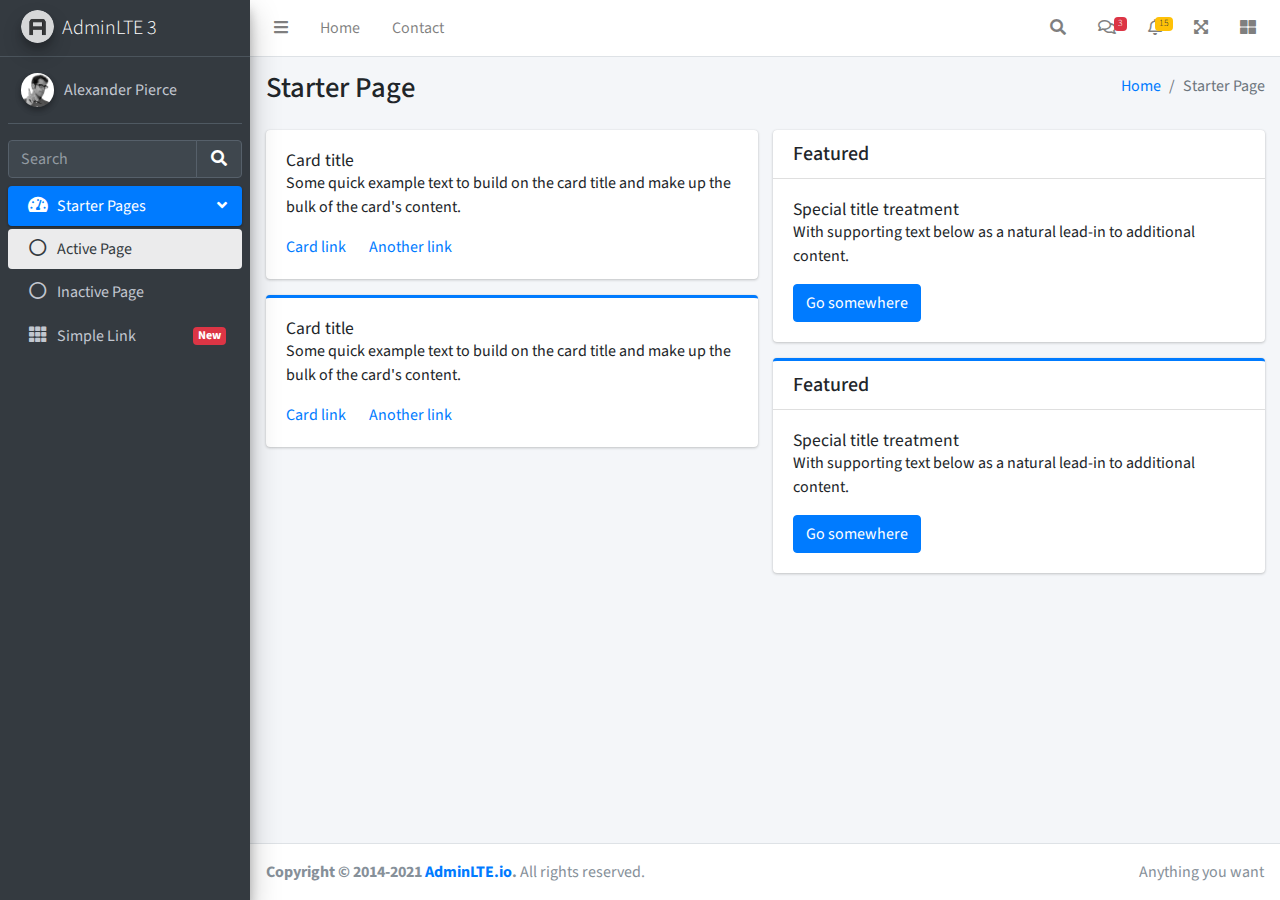
<file: quantri/test/starter.html>
<!DOCTYPE html>
<!--
This is a starter template page. Use this page to start your new project from
scratch. This page gets rid of all links and provides the needed markup only.
-->
<html lang="en">
<head>
  <meta charset="utf-8">
  <meta name="viewport" content="width=device-width, initial-scale=1">
  <title>AdminLTE 3 | Starter</title>

  <!-- Google Font: Source Sans Pro -->
  <link rel="stylesheet" href="https://fonts.googleapis.com/css?family=Source+Sans+Pro:300,400,400i,700&display=fallback">
  <!-- Font Awesome Icons -->
  <link rel="stylesheet" href="plugins/fontawesome-free/css/all.min.css">
  <!-- Theme style -->
  <link rel="stylesheet" href="dist/css/adminlte.min.css">
</head>
<body class="hold-transition sidebar-mini">
<div class="wrapper">

  <!-- Navbar -->
  <nav class="main-header navbar navbar-expand navbar-white navbar-light">
    <!-- Left navbar links -->
    <ul class="navbar-nav">
      <li class="nav-item">
        <a class="nav-link" data-widget="pushmenu" href="#" role="button"><i class="fas fa-bars"></i></a>
      </li>
      <li class="nav-item d-none d-sm-inline-block">
        <a href="index3.html" class="nav-link">Home</a>
      </li>
      <li class="nav-item d-none d-sm-inline-block">
        <a href="#" class="nav-link">Contact</a>
      </li>
    </ul>

    <!-- Right navbar links -->
    <ul class="navbar-nav ml-auto">
      <!-- Navbar Search -->
      <li class="nav-item">
        <a class="nav-link" data-widget="navbar-search" href="#" role="button">
          <i class="fas fa-search"></i>
        </a>
        <div class="navbar-search-block">
          <form class="form-inline">
            <div class="input-group input-group-sm">
              <input class="form-control form-control-navbar" type="search" placeholder="Search" aria-label="Search">
              <div class="input-group-append">
                <button class="btn btn-navbar" type="submit">
                  <i class="fas fa-search"></i>
                </button>
                <button class="btn btn-navbar" type="button" data-widget="navbar-search">
                  <i class="fas fa-times"></i>
                </button>
              </div>
            </div>
          </form>
        </div>
      </li>

      <!-- Messages Dropdown Menu -->
      <li class="nav-item dropdown">
        <a class="nav-link" data-toggle="dropdown" href="#">
          <i class="far fa-comments"></i>
          <span class="badge badge-danger navbar-badge">3</span>
        </a>
        <div class="dropdown-menu dropdown-menu-lg dropdown-menu-right">
          <a href="#" class="dropdown-item">
            <!-- Message Start -->
            <div class="media">
              <img src="dist/img/user1-128x128.jpg" alt="User Avatar" class="img-size-50 mr-3 img-circle">
              <div class="media-body">
                <h3 class="dropdown-item-title">
                  Brad Diesel
                  <span class="float-right text-sm text-danger"><i class="fas fa-star"></i></span>
                </h3>
                <p class="text-sm">Call me whenever you can...</p>
                <p class="text-sm text-muted"><i class="far fa-clock mr-1"></i> 4 Hours Ago</p>
              </div>
            </div>
            <!-- Message End -->
          </a>
          <div class="dropdown-divider"></div>
          <a href="#" class="dropdown-item">
            <!-- Message Start -->
            <div class="media">
              <img src="dist/img/user8-128x128.jpg" alt="User Avatar" class="img-size-50 img-circle mr-3">
              <div class="media-body">
                <h3 class="dropdown-item-title">
                  John Pierce
                  <span class="float-right text-sm text-muted"><i class="fas fa-star"></i></span>
                </h3>
                <p class="text-sm">I got your message bro</p>
                <p class="text-sm text-muted"><i class="far fa-clock mr-1"></i> 4 Hours Ago</p>
              </div>
            </div>
            <!-- Message End -->
          </a>
          <div class="dropdown-divider"></div>
          <a href="#" class="dropdown-item">
            <!-- Message Start -->
            <div class="media">
              <img src="dist/img/user3-128x128.jpg" alt="User Avatar" class="img-size-50 img-circle mr-3">
              <div class="media-body">
                <h3 class="dropdown-item-title">
                  Nora Silvester
                  <span class="float-right text-sm text-warning"><i class="fas fa-star"></i></span>
                </h3>
                <p class="text-sm">The subject goes here</p>
                <p class="text-sm text-muted"><i class="far fa-clock mr-1"></i> 4 Hours Ago</p>
              </div>
            </div>
            <!-- Message End -->
          </a>
          <div class="dropdown-divider"></div>
          <a href="#" class="dropdown-item dropdown-footer">See All Messages</a>
        </div>
      </li>
      <!-- Notifications Dropdown Menu -->
      <li class="nav-item dropdown">
        <a class="nav-link" data-toggle="dropdown" href="#">
          <i class="far fa-bell"></i>
          <span class="badge badge-warning navbar-badge">15</span>
        </a>
        <div class="dropdown-menu dropdown-menu-lg dropdown-menu-right">
          <span class="dropdown-header">15 Notifications</span>
          <div class="dropdown-divider"></div>
          <a href="#" class="dropdown-item">
            <i class="fas fa-envelope mr-2"></i> 4 new messages
            <span class="float-right text-muted text-sm">3 mins</span>
          </a>
          <div class="dropdown-divider"></div>
          <a href="#" class="dropdown-item">
            <i class="fas fa-users mr-2"></i> 8 friend requests
            <span class="float-right text-muted text-sm">12 hours</span>
          </a>
          <div class="dropdown-divider"></div>
          <a href="#" class="dropdown-item">
            <i class="fas fa-file mr-2"></i> 3 new reports
            <span class="float-right text-muted text-sm">2 days</span>
          </a>
          <div class="dropdown-divider"></div>
          <a href="#" class="dropdown-item dropdown-footer">See All Notifications</a>
        </div>
      </li>
      <li class="nav-item">
        <a class="nav-link" data-widget="fullscreen" href="#" role="button">
          <i class="fas fa-expand-arrows-alt"></i>
        </a>
      </li>
      <li class="nav-item">
        <a class="nav-link" data-widget="control-sidebar" data-slide="true" href="#" role="button">
          <i class="fas fa-th-large"></i>
        </a>
      </li>
    </ul>
  </nav>
  <!-- /.navbar -->

  <!-- Main Sidebar Container -->
  <aside class="main-sidebar sidebar-dark-primary elevation-4">
    <!-- Brand Logo -->
    <a href="index3.html" class="brand-link">
      <img src="dist/img/AdminLTELogo.png" alt="AdminLTE Logo" class="brand-image img-circle elevation-3" style="opacity: .8">
      <span class="brand-text font-weight-light">AdminLTE 3</span>
    </a>

    <!-- Sidebar -->
    <div class="sidebar">
      <!-- Sidebar user panel (optional) -->
      <div class="user-panel mt-3 pb-3 mb-3 d-flex">
        <div class="image">
          <img src="dist/img/user2-160x160.jpg" class="img-circle elevation-2" alt="User Image">
        </div>
        <div class="info">
          <a href="#" class="d-block">Alexander Pierce</a>
        </div>
      </div>

      <!-- SidebarSearch Form -->
      <div class="form-inline">
        <div class="input-group" data-widget="sidebar-search">
          <input class="form-control form-control-sidebar" type="search" placeholder="Search" aria-label="Search">
          <div class="input-group-append">
            <button class="btn btn-sidebar">
              <i class="fas fa-search fa-fw"></i>
            </button>
          </div>
        </div>
      </div>

      <!-- Sidebar Menu -->
      <nav class="mt-2">
        <ul class="nav nav-pills nav-sidebar flex-column" data-widget="treeview" role="menu" data-accordion="false">
          <!-- Add icons to the links using the .nav-icon class
               with font-awesome or any other icon font library -->
          <li class="nav-item menu-open">
            <a href="#" class="nav-link active">
              <i class="nav-icon fas fa-tachometer-alt"></i>
              <p>
                Starter Pages
                <i class="right fas fa-angle-left"></i>
              </p>
            </a>
            <ul class="nav nav-treeview">
              <li class="nav-item">
                <a href="#" class="nav-link active">
                  <i class="far fa-circle nav-icon"></i>
                  <p>Active Page</p>
                </a>
              </li>
              <li class="nav-item">
                <a href="#" class="nav-link">
                  <i class="far fa-circle nav-icon"></i>
                  <p>Inactive Page</p>
                </a>
              </li>
            </ul>
          </li>
          <li class="nav-item">
            <a href="#" class="nav-link">
              <i class="nav-icon fas fa-th"></i>
              <p>
                Simple Link
                <span class="right badge badge-danger">New</span>
              </p>
            </a>
          </li>
        </ul>
      </nav>
      <!-- /.sidebar-menu -->
    </div>
    <!-- /.sidebar -->
  </aside>

  <!-- Content Wrapper. Contains page content -->
  <div class="content-wrapper">
    <!-- Content Header (Page header) -->
    <div class="content-header">
      <div class="container-fluid">
        <div class="row mb-2">
          <div class="col-sm-6">
            <h1 class="m-0">Starter Page</h1>
          </div><!-- /.col -->
          <div class="col-sm-6">
            <ol class="breadcrumb float-sm-right">
              <li class="breadcrumb-item"><a href="#">Home</a></li>
              <li class="breadcrumb-item active">Starter Page</li>
            </ol>
          </div><!-- /.col -->
        </div><!-- /.row -->
      </div><!-- /.container-fluid -->
    </div>
    <!-- /.content-header -->

    <!-- Main content -->
    <div class="content">
      <div class="container-fluid">
        <div class="row">
          <div class="col-lg-6">
            <div class="card">
              <div class="card-body">
                <h5 class="card-title">Card title</h5>

                <p class="card-text">
                  Some quick example text to build on the card title and make up the bulk of the card's
                  content.
                </p>

                <a href="#" class="card-link">Card link</a>
                <a href="#" class="card-link">Another link</a>
              </div>
            </div>

            <div class="card card-primary card-outline">
              <div class="card-body">
                <h5 class="card-title">Card title</h5>

                <p class="card-text">
                  Some quick example text to build on the card title and make up the bulk of the card's
                  content.
                </p>
                <a href="#" class="card-link">Card link</a>
                <a href="#" class="card-link">Another link</a>
              </div>
            </div><!-- /.card -->
          </div>
          <!-- /.col-md-6 -->
          <div class="col-lg-6">
            <div class="card">
              <div class="card-header">
                <h5 class="m-0">Featured</h5>
              </div>
              <div class="card-body">
                <h6 class="card-title">Special title treatment</h6>

                <p class="card-text">With supporting text below as a natural lead-in to additional content.</p>
                <a href="#" class="btn btn-primary">Go somewhere</a>
              </div>
            </div>

            <div class="card card-primary card-outline">
              <div class="card-header">
                <h5 class="m-0">Featured</h5>
              </div>
              <div class="card-body">
                <h6 class="card-title">Special title treatment</h6>

                <p class="card-text">With supporting text below as a natural lead-in to additional content.</p>
                <a href="#" class="btn btn-primary">Go somewhere</a>
              </div>
            </div>
          </div>
          <!-- /.col-md-6 -->
        </div>
        <!-- /.row -->
      </div><!-- /.container-fluid -->
    </div>
    <!-- /.content -->
  </div>
  <!-- /.content-wrapper -->

  <!-- Control Sidebar -->
  <aside class="control-sidebar control-sidebar-dark">
    <!-- Control sidebar content goes here -->
    <div class="p-3">
      <h5>Title</h5>
      <p>Sidebar content</p>
    </div>
  </aside>
  <!-- /.control-sidebar -->

  <!-- Main Footer -->
  <footer class="main-footer">
    <!-- To the right -->
    <div class="float-right d-none d-sm-inline">
      Anything you want
    </div>
    <!-- Default to the left -->
    <strong>Copyright &copy; 2014-2021 <a href="https://adminlte.io">AdminLTE.io</a>.</strong> All rights reserved.
  </footer>
</div>
<!-- ./wrapper -->

<!-- REQUIRED SCRIPTS -->

<!-- jQuery -->
<script src="plugins/jquery/jquery.min.js"></script>
<!-- Bootstrap 4 -->
<script src="plugins/bootstrap/js/bootstrap.bundle.min.js"></script>
<!-- AdminLTE App -->
<script src="dist/js/adminlte.min.js"></script>
</body>
</html>
</file>
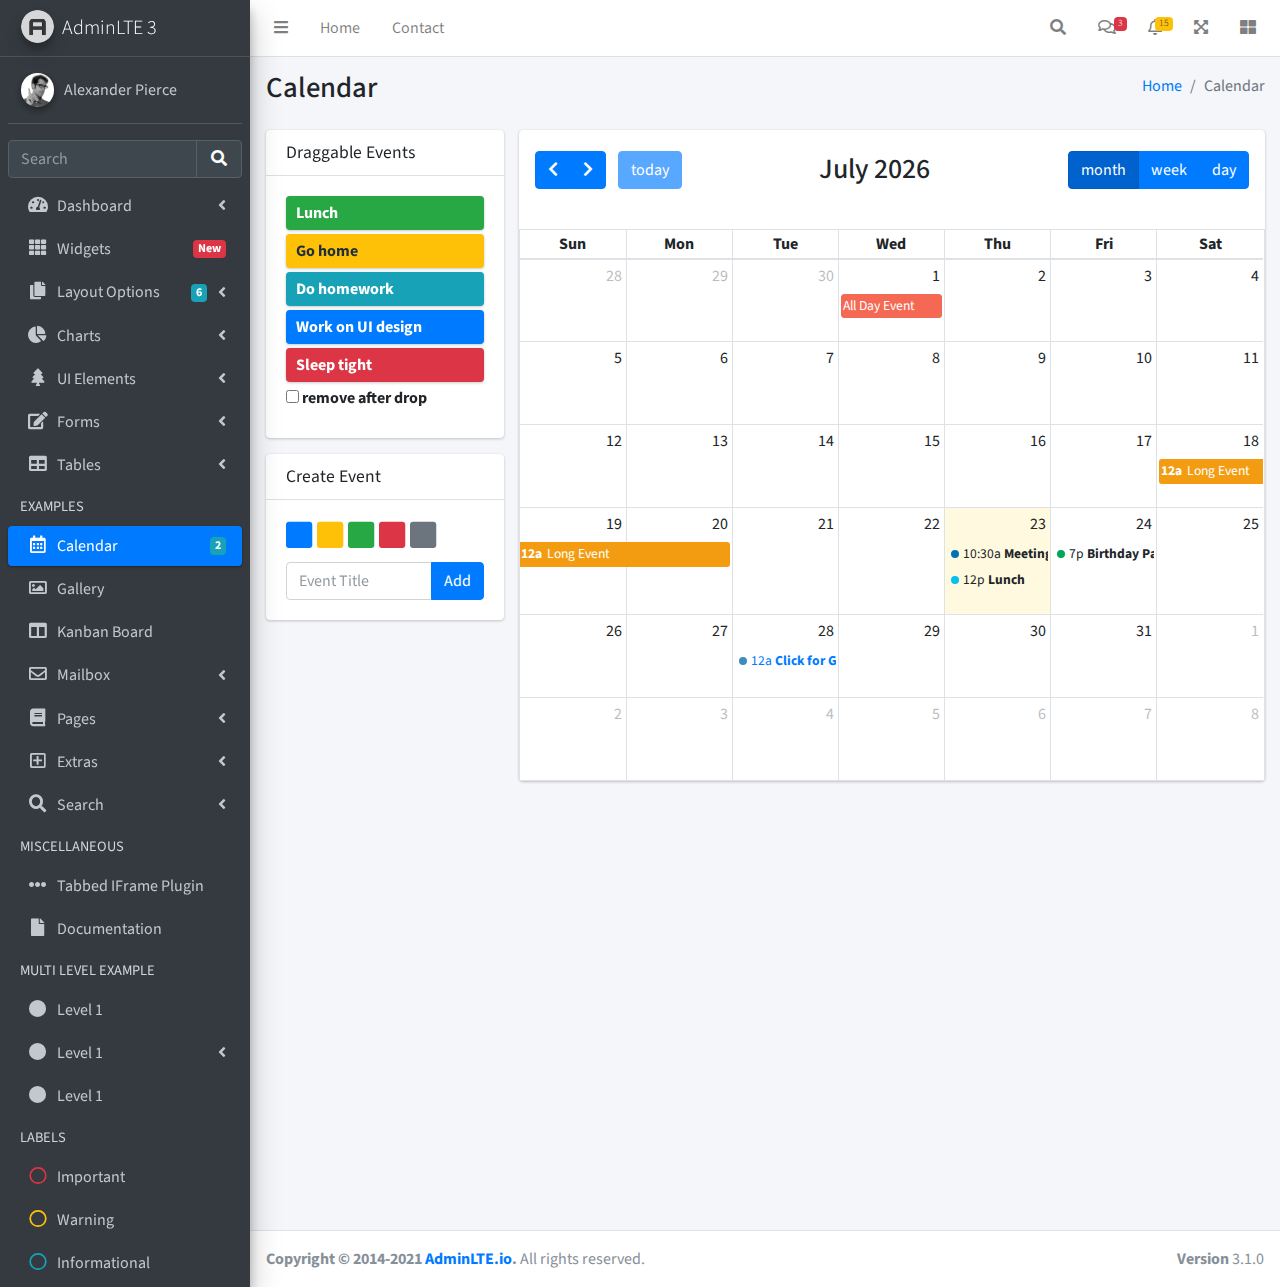
<file: quantri/test/pages/calendar.html>
<!DOCTYPE html>
<html lang="en">
<head>
  <meta charset="utf-8">
  <meta name="viewport" content="width=device-width, initial-scale=1">
  <title>AdminLTE 3 | Calendar</title>

  <!-- Google Font: Source Sans Pro -->
  <link rel="stylesheet" href="https://fonts.googleapis.com/css?family=Source+Sans+Pro:300,400,400i,700&display=fallback">
  <!-- Font Awesome -->
  <link rel="stylesheet" href="../plugins/fontawesome-free/css/all.min.css">
  <!-- fullCalendar -->
  <link rel="stylesheet" href="../plugins/fullcalendar/main.css">
  <!-- Theme style -->
  <link rel="stylesheet" href="../dist/css/adminlte.min.css">
</head>
<body class="hold-transition sidebar-mini">
<div class="wrapper">
  <!-- Navbar -->
  <nav class="main-header navbar navbar-expand navbar-white navbar-light">
    <!-- Left navbar links -->
    <ul class="navbar-nav">
      <li class="nav-item">
        <a class="nav-link" data-widget="pushmenu" href="#" role="button"><i class="fas fa-bars"></i></a>
      </li>
      <li class="nav-item d-none d-sm-inline-block">
        <a href="../index3.html" class="nav-link">Home</a>
      </li>
      <li class="nav-item d-none d-sm-inline-block">
        <a href="#" class="nav-link">Contact</a>
      </li>
    </ul>

    <!-- Right navbar links -->
    <ul class="navbar-nav ml-auto">
      <!-- Navbar Search -->
      <li class="nav-item">
        <a class="nav-link" data-widget="navbar-search" href="#" role="button">
          <i class="fas fa-search"></i>
        </a>
        <div class="navbar-search-block">
          <form class="form-inline">
            <div class="input-group input-group-sm">
              <input class="form-control form-control-navbar" type="search" placeholder="Search" aria-label="Search">
              <div class="input-group-append">
                <button class="btn btn-navbar" type="submit">
                  <i class="fas fa-search"></i>
                </button>
                <button class="btn btn-navbar" type="button" data-widget="navbar-search">
                  <i class="fas fa-times"></i>
                </button>
              </div>
            </div>
          </form>
        </div>
      </li>

      <!-- Messages Dropdown Menu -->
      <li class="nav-item dropdown">
        <a class="nav-link" data-toggle="dropdown" href="#">
          <i class="far fa-comments"></i>
          <span class="badge badge-danger navbar-badge">3</span>
        </a>
        <div class="dropdown-menu dropdown-menu-lg dropdown-menu-right">
          <a href="#" class="dropdown-item">
            <!-- Message Start -->
            <div class="media">
              <img src="../dist/img/user1-128x128.jpg" alt="User Avatar" class="img-size-50 mr-3 img-circle">
              <div class="media-body">
                <h3 class="dropdown-item-title">
                  Brad Diesel
                  <span class="float-right text-sm text-danger"><i class="fas fa-star"></i></span>
                </h3>
                <p class="text-sm">Call me whenever you can...</p>
                <p class="text-sm text-muted"><i class="far fa-clock mr-1"></i> 4 Hours Ago</p>
              </div>
            </div>
            <!-- Message End -->
          </a>
          <div class="dropdown-divider"></div>
          <a href="#" class="dropdown-item">
            <!-- Message Start -->
            <div class="media">
              <img src="../dist/img/user8-128x128.jpg" alt="User Avatar" class="img-size-50 img-circle mr-3">
              <div class="media-body">
                <h3 class="dropdown-item-title">
                  John Pierce
                  <span class="float-right text-sm text-muted"><i class="fas fa-star"></i></span>
                </h3>
                <p class="text-sm">I got your message bro</p>
                <p class="text-sm text-muted"><i class="far fa-clock mr-1"></i> 4 Hours Ago</p>
              </div>
            </div>
            <!-- Message End -->
          </a>
          <div class="dropdown-divider"></div>
          <a href="#" class="dropdown-item">
            <!-- Message Start -->
            <div class="media">
              <img src="../dist/img/user3-128x128.jpg" alt="User Avatar" class="img-size-50 img-circle mr-3">
              <div class="media-body">
                <h3 class="dropdown-item-title">
                  Nora Silvester
                  <span class="float-right text-sm text-warning"><i class="fas fa-star"></i></span>
                </h3>
                <p class="text-sm">The subject goes here</p>
                <p class="text-sm text-muted"><i class="far fa-clock mr-1"></i> 4 Hours Ago</p>
              </div>
            </div>
            <!-- Message End -->
          </a>
          <div class="dropdown-divider"></div>
          <a href="#" class="dropdown-item dropdown-footer">See All Messages</a>
        </div>
      </li>
      <!-- Notifications Dropdown Menu -->
      <li class="nav-item dropdown">
        <a class="nav-link" data-toggle="dropdown" href="#">
          <i class="far fa-bell"></i>
          <span class="badge badge-warning navbar-badge">15</span>
        </a>
        <div class="dropdown-menu dropdown-menu-lg dropdown-menu-right">
          <span class="dropdown-item dropdown-header">15 Notifications</span>
          <div class="dropdown-divider"></div>
          <a href="#" class="dropdown-item">
            <i class="fas fa-envelope mr-2"></i> 4 new messages
            <span class="float-right text-muted text-sm">3 mins</span>
          </a>
          <div class="dropdown-divider"></div>
          <a href="#" class="dropdown-item">
            <i class="fas fa-users mr-2"></i> 8 friend requests
            <span class="float-right text-muted text-sm">12 hours</span>
          </a>
          <div class="dropdown-divider"></div>
          <a href="#" class="dropdown-item">
            <i class="fas fa-file mr-2"></i> 3 new reports
            <span class="float-right text-muted text-sm">2 days</span>
          </a>
          <div class="dropdown-divider"></div>
          <a href="#" class="dropdown-item dropdown-footer">See All Notifications</a>
        </div>
      </li>
      <li class="nav-item">
        <a class="nav-link" data-widget="fullscreen" href="#" role="button">
          <i class="fas fa-expand-arrows-alt"></i>
        </a>
      </li>
      <li class="nav-item">
        <a class="nav-link" data-widget="control-sidebar" data-slide="true" href="#" role="button">
          <i class="fas fa-th-large"></i>
        </a>
      </li>
    </ul>
  </nav>
  <!-- /.navbar -->

  <!-- Main Sidebar Container -->
  <aside class="main-sidebar sidebar-dark-primary elevation-4">
    <!-- Brand Logo -->
    <a href="../index3.html" class="brand-link">
      <img src="../dist/img/AdminLTELogo.png" alt="AdminLTE Logo" class="brand-image img-circle elevation-3" style="opacity: .8">
      <span class="brand-text font-weight-light">AdminLTE 3</span>
    </a>

    <!-- Sidebar -->
    <div class="sidebar">
      <!-- Sidebar user panel (optional) -->
      <div class="user-panel mt-3 pb-3 mb-3 d-flex">
        <div class="image">
          <img src="../dist/img/user2-160x160.jpg" class="img-circle elevation-2" alt="User Image">
        </div>
        <div class="info">
          <a href="#" class="d-block">Alexander Pierce</a>
        </div>
      </div>

      <!-- SidebarSearch Form -->
      <div class="form-inline">
        <div class="input-group" data-widget="sidebar-search">
          <input class="form-control form-control-sidebar" type="search" placeholder="Search" aria-label="Search">
          <div class="input-group-append">
            <button class="btn btn-sidebar">
              <i class="fas fa-search fa-fw"></i>
            </button>
          </div>
        </div>
      </div>

      <!-- Sidebar Menu -->
      <nav class="mt-2">
        <ul class="nav nav-pills nav-sidebar flex-column" data-widget="treeview" role="menu" data-accordion="false">
          <!-- Add icons to the links using the .nav-icon class
               with font-awesome or any other icon font library -->
          <li class="nav-item">
            <a href="#" class="nav-link">
              <i class="nav-icon fas fa-tachometer-alt"></i>
              <p>
                Dashboard
                <i class="right fas fa-angle-left"></i>
              </p>
            </a>
            <ul class="nav nav-treeview">
              <li class="nav-item">
                <a href="../index.html" class="nav-link">
                  <i class="far fa-circle nav-icon"></i>
                  <p>Dashboard v1</p>
                </a>
              </li>
              <li class="nav-item">
                <a href="../index2.html" class="nav-link">
                  <i class="far fa-circle nav-icon"></i>
                  <p>Dashboard v2</p>
                </a>
              </li>
              <li class="nav-item">
                <a href="../index3.html" class="nav-link">
                  <i class="far fa-circle nav-icon"></i>
                  <p>Dashboard v3</p>
                </a>
              </li>
            </ul>
          </li>
          <li class="nav-item">
            <a href="widgets.html" class="nav-link">
              <i class="nav-icon fas fa-th"></i>
              <p>
                Widgets
                <span class="right badge badge-danger">New</span>
              </p>
            </a>
          </li>
          <li class="nav-item">
            <a href="#" class="nav-link">
              <i class="nav-icon fas fa-copy"></i>
              <p>
                Layout Options
                <i class="fas fa-angle-left right"></i>
                <span class="badge badge-info right">6</span>
              </p>
            </a>
            <ul class="nav nav-treeview">
              <li class="nav-item">
                <a href="layout/top-nav.html" class="nav-link">
                  <i class="far fa-circle nav-icon"></i>
                  <p>Top Navigation</p>
                </a>
              </li>
              <li class="nav-item">
                <a href="layout/top-nav-sidebar.html" class="nav-link">
                  <i class="far fa-circle nav-icon"></i>
                  <p>Top Navigation + Sidebar</p>
                </a>
              </li>
              <li class="nav-item">
                <a href="layout/boxed.html" class="nav-link">
                  <i class="far fa-circle nav-icon"></i>
                  <p>Boxed</p>
                </a>
              </li>
              <li class="nav-item">
                <a href="layout/fixed-sidebar.html" class="nav-link">
                  <i class="far fa-circle nav-icon"></i>
                  <p>Fixed Sidebar</p>
                </a>
              </li>
              <li class="nav-item">
                <a href="layout/fixed-sidebar-custom.html" class="nav-link">
                  <i class="far fa-circle nav-icon"></i>
                  <p>Fixed Sidebar <small>+ Custom Area</small></p>
                </a>
              </li>
              <li class="nav-item">
                <a href="layout/fixed-topnav.html" class="nav-link">
                  <i class="far fa-circle nav-icon"></i>
                  <p>Fixed Navbar</p>
                </a>
              </li>
              <li class="nav-item">
                <a href="layout/fixed-footer.html" class="nav-link">
                  <i class="far fa-circle nav-icon"></i>
                  <p>Fixed Footer</p>
                </a>
              </li>
              <li class="nav-item">
                <a href="layout/collapsed-sidebar.html" class="nav-link">
                  <i class="far fa-circle nav-icon"></i>
                  <p>Collapsed Sidebar</p>
                </a>
              </li>
            </ul>
          </li>
          <li class="nav-item">
            <a href="#" class="nav-link">
              <i class="nav-icon fas fa-chart-pie"></i>
              <p>
                Charts
                <i class="right fas fa-angle-left"></i>
              </p>
            </a>
            <ul class="nav nav-treeview">
              <li class="nav-item">
                <a href="charts/chartjs.html" class="nav-link">
                  <i class="far fa-circle nav-icon"></i>
                  <p>ChartJS</p>
                </a>
              </li>
              <li class="nav-item">
                <a href="charts/flot.html" class="nav-link">
                  <i class="far fa-circle nav-icon"></i>
                  <p>Flot</p>
                </a>
              </li>
              <li class="nav-item">
                <a href="charts/inline.html" class="nav-link">
                  <i class="far fa-circle nav-icon"></i>
                  <p>Inline</p>
                </a>
              </li>
              <li class="nav-item">
                <a href="charts/uplot.html" class="nav-link">
                  <i class="far fa-circle nav-icon"></i>
                  <p>uPlot</p>
                </a>
              </li>
            </ul>
          </li>
          <li class="nav-item">
            <a href="#" class="nav-link">
              <i class="nav-icon fas fa-tree"></i>
              <p>
                UI Elements
                <i class="fas fa-angle-left right"></i>
              </p>
            </a>
            <ul class="nav nav-treeview">
              <li class="nav-item">
                <a href="UI/general.html" class="nav-link">
                  <i class="far fa-circle nav-icon"></i>
                  <p>General</p>
                </a>
              </li>
              <li class="nav-item">
                <a href="UI/icons.html" class="nav-link">
                  <i class="far fa-circle nav-icon"></i>
                  <p>Icons</p>
                </a>
              </li>
              <li class="nav-item">
                <a href="UI/buttons.html" class="nav-link">
                  <i class="far fa-circle nav-icon"></i>
                  <p>Buttons</p>
                </a>
              </li>
              <li class="nav-item">
                <a href="UI/sliders.html" class="nav-link">
                  <i class="far fa-circle nav-icon"></i>
                  <p>Sliders</p>
                </a>
              </li>
              <li class="nav-item">
                <a href="UI/modals.html" class="nav-link">
                  <i class="far fa-circle nav-icon"></i>
                  <p>Modals & Alerts</p>
                </a>
              </li>
              <li class="nav-item">
                <a href="UI/navbar.html" class="nav-link">
                  <i class="far fa-circle nav-icon"></i>
                  <p>Navbar & Tabs</p>
                </a>
              </li>
              <li class="nav-item">
                <a href="UI/timeline.html" class="nav-link">
                  <i class="far fa-circle nav-icon"></i>
                  <p>Timeline</p>
                </a>
              </li>
              <li class="nav-item">
                <a href="UI/ribbons.html" class="nav-link">
                  <i class="far fa-circle nav-icon"></i>
                  <p>Ribbons</p>
                </a>
              </li>
            </ul>
          </li>
          <li class="nav-item">
            <a href="#" class="nav-link">
              <i class="nav-icon fas fa-edit"></i>
              <p>
                Forms
                <i class="fas fa-angle-left right"></i>
              </p>
            </a>
            <ul class="nav nav-treeview">
              <li class="nav-item">
                <a href="forms/general.html" class="nav-link">
                  <i class="far fa-circle nav-icon"></i>
                  <p>General Elements</p>
                </a>
              </li>
              <li class="nav-item">
                <a href="forms/advanced.html" class="nav-link">
                  <i class="far fa-circle nav-icon"></i>
                  <p>Advanced Elements</p>
                </a>
              </li>
              <li class="nav-item">
                <a href="forms/editors.html" class="nav-link">
                  <i class="far fa-circle nav-icon"></i>
                  <p>Editors</p>
                </a>
              </li>
              <li class="nav-item">
                <a href="forms/validation.html" class="nav-link">
                  <i class="far fa-circle nav-icon"></i>
                  <p>Validation</p>
                </a>
              </li>
            </ul>
          </li>
          <li class="nav-item">
            <a href="#" class="nav-link">
              <i class="nav-icon fas fa-table"></i>
              <p>
                Tables
                <i class="fas fa-angle-left right"></i>
              </p>
            </a>
            <ul class="nav nav-treeview">
              <li class="nav-item">
                <a href="tables/simple.html" class="nav-link">
                  <i class="far fa-circle nav-icon"></i>
                  <p>Simple Tables</p>
                </a>
              </li>
              <li class="nav-item">
                <a href="tables/data.html" class="nav-link">
                  <i class="far fa-circle nav-icon"></i>
                  <p>DataTables</p>
                </a>
              </li>
              <li class="nav-item">
                <a href="tables/jsgrid.html" class="nav-link">
                  <i class="far fa-circle nav-icon"></i>
                  <p>jsGrid</p>
                </a>
              </li>
            </ul>
          </li>
          <li class="nav-header">EXAMPLES</li>
          <li class="nav-item">
            <a href="calendar.html" class="nav-link active">
              <i class="nav-icon far fa-calendar-alt"></i>
              <p>
                Calendar
                <span class="badge badge-info right">2</span>
              </p>
            </a>
          </li>
          <li class="nav-item">
            <a href="gallery.html" class="nav-link">
              <i class="nav-icon far fa-image"></i>
              <p>
                Gallery
              </p>
            </a>
          </li>
          <li class="nav-item">
            <a href="kanban.html" class="nav-link">
              <i class="nav-icon fas fa-columns"></i>
              <p>
                Kanban Board
              </p>
            </a>
          </li>
          <li class="nav-item">
            <a href="#" class="nav-link">
              <i class="nav-icon far fa-envelope"></i>
              <p>
                Mailbox
                <i class="fas fa-angle-left right"></i>
              </p>
            </a>
            <ul class="nav nav-treeview">
              <li class="nav-item">
                <a href="mailbox/mailbox.html" class="nav-link">
                  <i class="far fa-circle nav-icon"></i>
                  <p>Inbox</p>
                </a>
              </li>
              <li class="nav-item">
                <a href="mailbox/compose.html" class="nav-link">
                  <i class="far fa-circle nav-icon"></i>
                  <p>Compose</p>
                </a>
              </li>
              <li class="nav-item">
                <a href="mailbox/read-mail.html" class="nav-link">
                  <i class="far fa-circle nav-icon"></i>
                  <p>Read</p>
                </a>
              </li>
            </ul>
          </li>
          <li class="nav-item">
            <a href="#" class="nav-link">
              <i class="nav-icon fas fa-book"></i>
              <p>
                Pages
                <i class="fas fa-angle-left right"></i>
              </p>
            </a>
            <ul class="nav nav-treeview">
              <li class="nav-item">
                <a href="examples/invoice.html" class="nav-link">
                  <i class="far fa-circle nav-icon"></i>
                  <p>Invoice</p>
                </a>
              </li>
              <li class="nav-item">
                <a href="examples/profile.html" class="nav-link">
                  <i class="far fa-circle nav-icon"></i>
                  <p>Profile</p>
                </a>
              </li>
              <li class="nav-item">
                <a href="examples/e-commerce.html" class="nav-link">
                  <i class="far fa-circle nav-icon"></i>
                  <p>E-commerce</p>
                </a>
              </li>
              <li class="nav-item">
                <a href="examples/projects.html" class="nav-link">
                  <i class="far fa-circle nav-icon"></i>
                  <p>Projects</p>
                </a>
              </li>
              <li class="nav-item">
                <a href="examples/project-add.html" class="nav-link">
                  <i class="far fa-circle nav-icon"></i>
                  <p>Project Add</p>
                </a>
              </li>
              <li class="nav-item">
                <a href="examples/project-edit.html" class="nav-link">
                  <i class="far fa-circle nav-icon"></i>
                  <p>Project Edit</p>
                </a>
              </li>
              <li class="nav-item">
                <a href="examples/project-detail.html" class="nav-link">
                  <i class="far fa-circle nav-icon"></i>
                  <p>Project Detail</p>
                </a>
              </li>
              <li class="nav-item">
                <a href="examples/contacts.html" class="nav-link">
                  <i class="far fa-circle nav-icon"></i>
                  <p>Contacts</p>
                </a>
              </li>
              <li class="nav-item">
                <a href="examples/faq.html" class="nav-link">
                  <i class="far fa-circle nav-icon"></i>
                  <p>FAQ</p>
                </a>
              </li>
              <li class="nav-item">
                <a href="examples/contact-us.html" class="nav-link">
                  <i class="far fa-circle nav-icon"></i>
                  <p>Contact us</p>
                </a>
              </li>
            </ul>
          </li>
          <li class="nav-item">
            <a href="#" class="nav-link">
              <i class="nav-icon far fa-plus-square"></i>
              <p>
                Extras
                <i class="fas fa-angle-left right"></i>
              </p>
            </a>
            <ul class="nav nav-treeview">
              <li class="nav-item">
                <a href="#" class="nav-link">
                  <i class="far fa-circle nav-icon"></i>
                  <p>
                    Login & Register v1
                    <i class="fas fa-angle-left right"></i>
                  </p>
                </a>
                <ul class="nav nav-treeview">
                  <li class="nav-item">
                    <a href="examples/login.html" class="nav-link">
                      <i class="far fa-circle nav-icon"></i>
                      <p>Login v1</p>
                    </a>
                  </li>
                  <li class="nav-item">
                    <a href="examples/register.html" class="nav-link">
                      <i class="far fa-circle nav-icon"></i>
                      <p>Register v1</p>
                    </a>
                  </li>
                  <li class="nav-item">
                    <a href="examples/forgot-password.html" class="nav-link">
                      <i class="far fa-circle nav-icon"></i>
                      <p>Forgot Password v1</p>
                    </a>
                  </li>
                  <li class="nav-item">
                    <a href="examples/recover-password.html" class="nav-link">
                      <i class="far fa-circle nav-icon"></i>
                      <p>Recover Password v1</p>
                    </a>
                  </li>
                </ul>
              </li>
              <li class="nav-item">
                <a href="#" class="nav-link">
                  <i class="far fa-circle nav-icon"></i>
                  <p>
                    Login & Register v2
                    <i class="fas fa-angle-left right"></i>
                  </p>
                </a>
                <ul class="nav nav-treeview">
                  <li class="nav-item">
                    <a href="examples/login-v2.html" class="nav-link">
                      <i class="far fa-circle nav-icon"></i>
                      <p>Login v2</p>
                    </a>
                  </li>
                  <li class="nav-item">
                    <a href="examples/register-v2.html" class="nav-link">
                      <i class="far fa-circle nav-icon"></i>
                      <p>Register v2</p>
                    </a>
                  </li>
                  <li class="nav-item">
                    <a href="examples/forgot-password-v2.html" class="nav-link">
                      <i class="far fa-circle nav-icon"></i>
                      <p>Forgot Password v2</p>
                    </a>
                  </li>
                  <li class="nav-item">
                    <a href="examples/recover-password-v2.html" class="nav-link">
                      <i class="far fa-circle nav-icon"></i>
                      <p>Recover Password v2</p>
                    </a>
                  </li>
                </ul>
              </li>
              <li class="nav-item">
                <a href="examples/lockscreen.html" class="nav-link">
                  <i class="far fa-circle nav-icon"></i>
                  <p>Lockscreen</p>
                </a>
              </li>
              <li class="nav-item">
                <a href="examples/legacy-user-menu.html" class="nav-link">
                  <i class="far fa-circle nav-icon"></i>
                  <p>Legacy User Menu</p>
                </a>
              </li>
              <li class="nav-item">
                <a href="examples/language-menu.html" class="nav-link">
                  <i class="far fa-circle nav-icon"></i>
                  <p>Language Menu</p>
                </a>
              </li>
              <li class="nav-item">
                <a href="examples/404.html" class="nav-link">
                  <i class="far fa-circle nav-icon"></i>
                  <p>Error 404</p>
                </a>
              </li>
              <li class="nav-item">
                <a href="examples/500.html" class="nav-link">
                  <i class="far fa-circle nav-icon"></i>
                  <p>Error 500</p>
                </a>
              </li>
              <li class="nav-item">
                <a href="examples/pace.html" class="nav-link">
                  <i class="far fa-circle nav-icon"></i>
                  <p>Pace</p>
                </a>
              </li>
              <li class="nav-item">
                <a href="examples/blank.html" class="nav-link">
                  <i class="far fa-circle nav-icon"></i>
                  <p>Blank Page</p>
                </a>
              </li>
              <li class="nav-item">
                <a href="../starter.html" class="nav-link">
                  <i class="far fa-circle nav-icon"></i>
                  <p>Starter Page</p>
                </a>
              </li>
            </ul>
          </li>
          <li class="nav-item">
            <a href="#" class="nav-link">
              <i class="nav-icon fas fa-search"></i>
              <p>
                Search
                <i class="fas fa-angle-left right"></i>
              </p>
            </a>
            <ul class="nav nav-treeview">
              <li class="nav-item">
                <a href="search/simple.html" class="nav-link">
                  <i class="far fa-circle nav-icon"></i>
                  <p>Simple Search</p>
                </a>
              </li>
              <li class="nav-item">
                <a href="search/enhanced.html" class="nav-link">
                  <i class="far fa-circle nav-icon"></i>
                  <p>Enhanced</p>
                </a>
              </li>
            </ul>
          </li>
          <li class="nav-header">MISCELLANEOUS</li>
          <li class="nav-item">
            <a href="../iframe.html" class="nav-link">
              <i class="nav-icon fas fa-ellipsis-h"></i>
              <p>Tabbed IFrame Plugin</p>
            </a>
          </li>
          <li class="nav-item">
            <a href="https://adminlte.io/docs/3.1/" class="nav-link">
              <i class="nav-icon fas fa-file"></i>
              <p>Documentation</p>
            </a>
          </li>
          <li class="nav-header">MULTI LEVEL EXAMPLE</li>
          <li class="nav-item">
            <a href="#" class="nav-link">
              <i class="fas fa-circle nav-icon"></i>
              <p>Level 1</p>
            </a>
          </li>
          <li class="nav-item">
            <a href="#" class="nav-link">
              <i class="nav-icon fas fa-circle"></i>
              <p>
                Level 1
                <i class="right fas fa-angle-left"></i>
              </p>
            </a>
            <ul class="nav nav-treeview">
              <li class="nav-item">
                <a href="#" class="nav-link">
                  <i class="far fa-circle nav-icon"></i>
                  <p>Level 2</p>
                </a>
              </li>
              <li class="nav-item">
                <a href="#" class="nav-link">
                  <i class="far fa-circle nav-icon"></i>
                  <p>
                    Level 2
                    <i class="right fas fa-angle-left"></i>
                  </p>
                </a>
                <ul class="nav nav-treeview">
                  <li class="nav-item">
                    <a href="#" class="nav-link">
                      <i class="far fa-dot-circle nav-icon"></i>
                      <p>Level 3</p>
                    </a>
                  </li>
                  <li class="nav-item">
                    <a href="#" class="nav-link">
                      <i class="far fa-dot-circle nav-icon"></i>
                      <p>Level 3</p>
                    </a>
                  </li>
                  <li class="nav-item">
                    <a href="#" class="nav-link">
                      <i class="far fa-dot-circle nav-icon"></i>
                      <p>Level 3</p>
                    </a>
                  </li>
                </ul>
              </li>
              <li class="nav-item">
                <a href="#" class="nav-link">
                  <i class="far fa-circle nav-icon"></i>
                  <p>Level 2</p>
                </a>
              </li>
            </ul>
          </li>
          <li class="nav-item">
            <a href="#" class="nav-link">
              <i class="fas fa-circle nav-icon"></i>
              <p>Level 1</p>
            </a>
          </li>
          <li class="nav-header">LABELS</li>
          <li class="nav-item">
            <a href="#" class="nav-link">
              <i class="nav-icon far fa-circle text-danger"></i>
              <p class="text">Important</p>
            </a>
          </li>
          <li class="nav-item">
            <a href="#" class="nav-link">
              <i class="nav-icon far fa-circle text-warning"></i>
              <p>Warning</p>
            </a>
          </li>
          <li class="nav-item">
            <a href="#" class="nav-link">
              <i class="nav-icon far fa-circle text-info"></i>
              <p>Informational</p>
            </a>
          </li>
        </ul>
      </nav>
      <!-- /.sidebar-menu -->
    </div>
    <!-- /.sidebar -->
  </aside>

  <!-- Content Wrapper. Contains page content -->
  <div class="content-wrapper">
    <!-- Content Header (Page header) -->
    <section class="content-header">
      <div class="container-fluid">
        <div class="row mb-2">
          <div class="col-sm-6">
            <h1>Calendar</h1>
          </div>
          <div class="col-sm-6">
            <ol class="breadcrumb float-sm-right">
              <li class="breadcrumb-item"><a href="#">Home</a></li>
              <li class="breadcrumb-item active">Calendar</li>
            </ol>
          </div>
        </div>
      </div><!-- /.container-fluid -->
    </section>

    <!-- Main content -->
    <section class="content">
      <div class="container-fluid">
        <div class="row">
          <div class="col-md-3">
            <div class="sticky-top mb-3">
              <div class="card">
                <div class="card-header">
                  <h4 class="card-title">Draggable Events</h4>
                </div>
                <div class="card-body">
                  <!-- the events -->
                  <div id="external-events">
                    <div class="external-event bg-success">Lunch</div>
                    <div class="external-event bg-warning">Go home</div>
                    <div class="external-event bg-info">Do homework</div>
                    <div class="external-event bg-primary">Work on UI design</div>
                    <div class="external-event bg-danger">Sleep tight</div>
                    <div class="checkbox">
                      <label for="drop-remove">
                        <input type="checkbox" id="drop-remove">
                        remove after drop
                      </label>
                    </div>
                  </div>
                </div>
                <!-- /.card-body -->
              </div>
              <!-- /.card -->
              <div class="card">
                <div class="card-header">
                  <h3 class="card-title">Create Event</h3>
                </div>
                <div class="card-body">
                  <div class="btn-group" style="width: 100%; margin-bottom: 10px;">
                    <ul class="fc-color-picker" id="color-chooser">
                      <li><a class="text-primary" href="#"><i class="fas fa-square"></i></a></li>
                      <li><a class="text-warning" href="#"><i class="fas fa-square"></i></a></li>
                      <li><a class="text-success" href="#"><i class="fas fa-square"></i></a></li>
                      <li><a class="text-danger" href="#"><i class="fas fa-square"></i></a></li>
                      <li><a class="text-muted" href="#"><i class="fas fa-square"></i></a></li>
                    </ul>
                  </div>
                  <!-- /btn-group -->
                  <div class="input-group">
                    <input id="new-event" type="text" class="form-control" placeholder="Event Title">

                    <div class="input-group-append">
                      <button id="add-new-event" type="button" class="btn btn-primary">Add</button>
                    </div>
                    <!-- /btn-group -->
                  </div>
                  <!-- /input-group -->
                </div>
              </div>
            </div>
          </div>
          <!-- /.col -->
          <div class="col-md-9">
            <div class="card card-primary">
              <div class="card-body p-0">
                <!-- THE CALENDAR -->
                <div id="calendar"></div>
              </div>
              <!-- /.card-body -->
            </div>
            <!-- /.card -->
          </div>
          <!-- /.col -->
        </div>
        <!-- /.row -->
      </div><!-- /.container-fluid -->
    </section>
    <!-- /.content -->
  </div>
  <!-- /.content-wrapper -->

  <footer class="main-footer">
    <div class="float-right d-none d-sm-block">
      <b>Version</b> 3.1.0
    </div>
    <strong>Copyright &copy; 2014-2021 <a href="https://adminlte.io">AdminLTE.io</a>.</strong> All rights reserved.
  </footer>

  <!-- Control Sidebar -->
  <aside class="control-sidebar control-sidebar-dark">
    <!-- Control sidebar content goes here -->
  </aside>
  <!-- /.control-sidebar -->
</div>
<!-- ./wrapper -->

<!-- jQuery -->
<script src="../plugins/jquery/jquery.min.js"></script>
<!-- Bootstrap -->
<script src="../plugins/bootstrap/js/bootstrap.bundle.min.js"></script>
<!-- jQuery UI -->
<script src="../plugins/jquery-ui/jquery-ui.min.js"></script>
<!-- AdminLTE App -->
<script src="../dist/js/adminlte.min.js"></script>
<!-- fullCalendar 2.2.5 -->
<script src="../plugins/moment/moment.min.js"></script>
<script src="../plugins/fullcalendar/main.js"></script>
<!-- AdminLTE for demo purposes -->
<script src="../dist/js/demo.js"></script>
<!-- Page specific script -->
<script>
  $(function () {

    /* initialize the external events
     -----------------------------------------------------------------*/
    function ini_events(ele) {
      ele.each(function () {

        // create an Event Object (https://fullcalendar.io/docs/event-object)
        // it doesn't need to have a start or end
        var eventObject = {
          title: $.trim($(this).text()) // use the element's text as the event title
        }

        // store the Event Object in the DOM element so we can get to it later
        $(this).data('eventObject', eventObject)

        // make the event draggable using jQuery UI
        $(this).draggable({
          zIndex        : 1070,
          revert        : true, // will cause the event to go back to its
          revertDuration: 0  //  original position after the drag
        })

      })
    }

    ini_events($('#external-events div.external-event'))

    /* initialize the calendar
     -----------------------------------------------------------------*/
    //Date for the calendar events (dummy data)
    var date = new Date()
    var d    = date.getDate(),
        m    = date.getMonth(),
        y    = date.getFullYear()

    var Calendar = FullCalendar.Calendar;
    var Draggable = FullCalendar.Draggable;

    var containerEl = document.getElementById('external-events');
    var checkbox = document.getElementById('drop-remove');
    var calendarEl = document.getElementById('calendar');

    // initialize the external events
    // -----------------------------------------------------------------

    new Draggable(containerEl, {
      itemSelector: '.external-event',
      eventData: function(eventEl) {
        return {
          title: eventEl.innerText,
          backgroundColor: window.getComputedStyle( eventEl ,null).getPropertyValue('background-color'),
          borderColor: window.getComputedStyle( eventEl ,null).getPropertyValue('background-color'),
          textColor: window.getComputedStyle( eventEl ,null).getPropertyValue('color'),
        };
      }
    });

    var calendar = new Calendar(calendarEl, {
      headerToolbar: {
        left  : 'prev,next today',
        center: 'title',
        right : 'dayGridMonth,timeGridWeek,timeGridDay'
      },
      themeSystem: 'bootstrap',
      //Random default events
      events: [
        {
          title          : 'All Day Event',
          start          : new Date(y, m, 1),
          backgroundColor: '#f56954', //red
          borderColor    : '#f56954', //red
          allDay         : true
        },
        {
          title          : 'Long Event',
          start          : new Date(y, m, d - 5),
          end            : new Date(y, m, d - 2),
          backgroundColor: '#f39c12', //yellow
          borderColor    : '#f39c12' //yellow
        },
        {
          title          : 'Meeting',
          start          : new Date(y, m, d, 10, 30),
          allDay         : false,
          backgroundColor: '#0073b7', //Blue
          borderColor    : '#0073b7' //Blue
        },
        {
          title          : 'Lunch',
          start          : new Date(y, m, d, 12, 0),
          end            : new Date(y, m, d, 14, 0),
          allDay         : false,
          backgroundColor: '#00c0ef', //Info (aqua)
          borderColor    : '#00c0ef' //Info (aqua)
        },
        {
          title          : 'Birthday Party',
          start          : new Date(y, m, d + 1, 19, 0),
          end            : new Date(y, m, d + 1, 22, 30),
          allDay         : false,
          backgroundColor: '#00a65a', //Success (green)
          borderColor    : '#00a65a' //Success (green)
        },
        {
          title          : 'Click for Google',
          start          : new Date(y, m, 28),
          end            : new Date(y, m, 29),
          url            : 'https://www.google.com/',
          backgroundColor: '#3c8dbc', //Primary (light-blue)
          borderColor    : '#3c8dbc' //Primary (light-blue)
        }
      ],
      editable  : true,
      droppable : true, // this allows things to be dropped onto the calendar !!!
      drop      : function(info) {
        // is the "remove after drop" checkbox checked?
        if (checkbox.checked) {
          // if so, remove the element from the "Draggable Events" list
          info.draggedEl.parentNode.removeChild(info.draggedEl);
        }
      }
    });

    calendar.render();
    // $('#calendar').fullCalendar()

    /* ADDING EVENTS */
    var currColor = '#3c8dbc' //Red by default
    // Color chooser button
    $('#color-chooser > li > a').click(function (e) {
      e.preventDefault()
      // Save color
      currColor = $(this).css('color')
      // Add color effect to button
      $('#add-new-event').css({
        'background-color': currColor,
        'border-color'    : currColor
      })
    })
    $('#add-new-event').click(function (e) {
      e.preventDefault()
      // Get value and make sure it is not null
      var val = $('#new-event').val()
      if (val.length == 0) {
        return
      }

      // Create events
      var event = $('<div />')
      event.css({
        'background-color': currColor,
        'border-color'    : currColor,
        'color'           : '#fff'
      }).addClass('external-event')
      event.text(val)
      $('#external-events').prepend(event)

      // Add draggable funtionality
      ini_events(event)

      // Remove event from text input
      $('#new-event').val('')
    })
  })
</script>
</body>
</html>
</file>
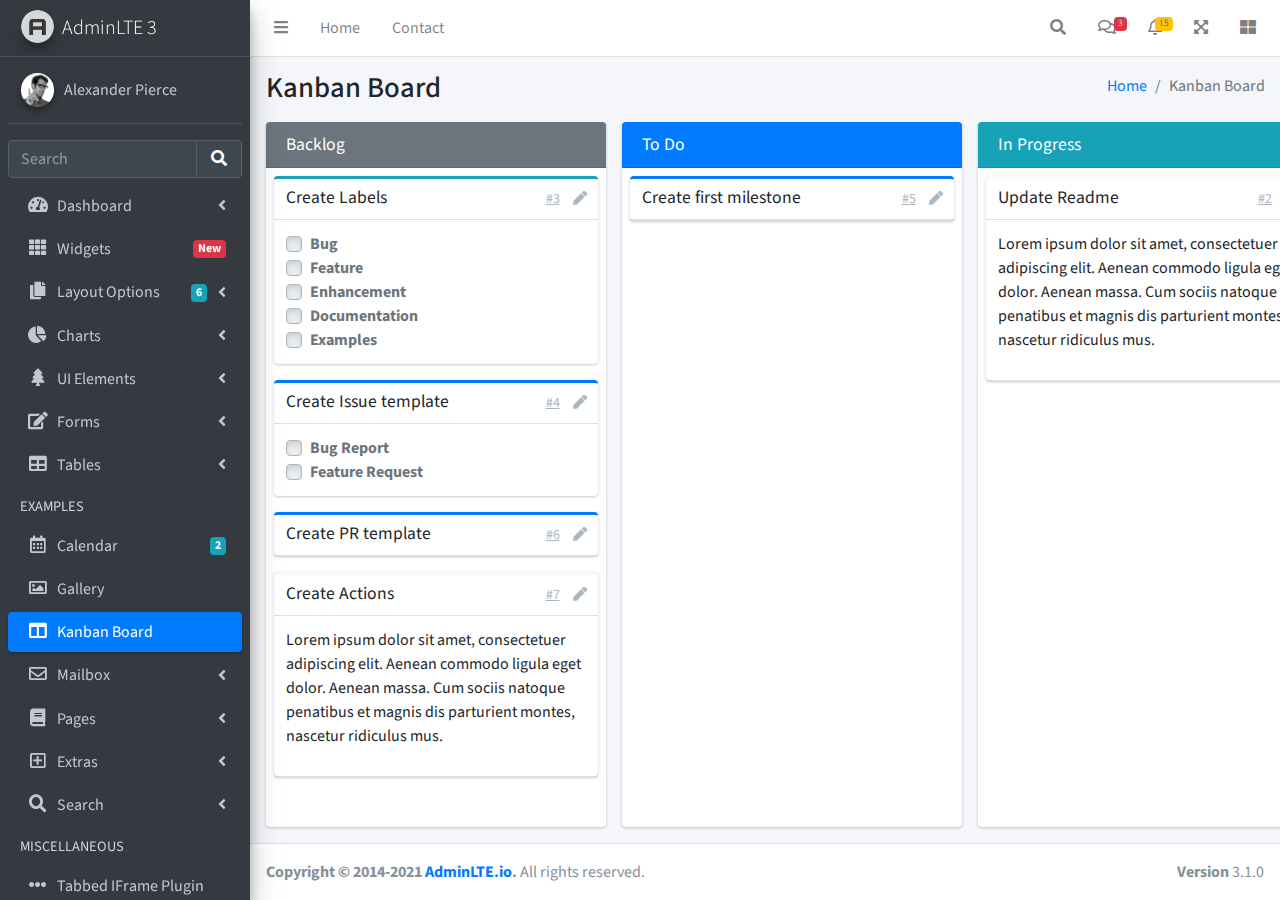
<file: quantri/test/pages/kanban.html>
<!DOCTYPE html>
<html lang="en">
<head>
  <meta charset="utf-8">
  <meta name="viewport" content="width=device-width, initial-scale=1">
  <title>AdminLTE 3 | Kanban Board</title>

  <!-- Google Font: Source Sans Pro -->
  <link rel="stylesheet" href="https://fonts.googleapis.com/css?family=Source+Sans+Pro:300,400,400i,700&display=fallback">
  <!-- Font Awesome -->
  <link rel="stylesheet" href="../plugins/fontawesome-free/css/all.min.css">
  <!-- Ekko Lightbox -->
  <link rel="stylesheet" href="../plugins/ekko-lightbox/ekko-lightbox.css">
  <!-- Theme style -->
  <link rel="stylesheet" href="../dist/css/adminlte.min.css">
  <!-- overlayScrollbars -->
  <link rel="stylesheet" href="../plugins/overlayScrollbars/css/OverlayScrollbars.min.css">
</head>
<body class="hold-transition sidebar-mini layout-fixed">
<div class="wrapper">
  <!-- Navbar -->
  <nav class="main-header navbar navbar-expand navbar-white navbar-light">
    <!-- Left navbar links -->
    <ul class="navbar-nav">
      <li class="nav-item">
        <a class="nav-link" data-widget="pushmenu" href="#" role="button"><i class="fas fa-bars"></i></a>
      </li>
      <li class="nav-item d-none d-sm-inline-block">
        <a href="../index3.html" class="nav-link">Home</a>
      </li>
      <li class="nav-item d-none d-sm-inline-block">
        <a href="#" class="nav-link">Contact</a>
      </li>
    </ul>

    <!-- Right navbar links -->
    <ul class="navbar-nav ml-auto">
      <!-- Navbar Search -->
      <li class="nav-item">
        <a class="nav-link" data-widget="navbar-search" href="#" role="button">
          <i class="fas fa-search"></i>
        </a>
        <div class="navbar-search-block">
          <form class="form-inline">
            <div class="input-group input-group-sm">
              <input class="form-control form-control-navbar" type="search" placeholder="Search" aria-label="Search">
              <div class="input-group-append">
                <button class="btn btn-navbar" type="submit">
                  <i class="fas fa-search"></i>
                </button>
                <button class="btn btn-navbar" type="button" data-widget="navbar-search">
                  <i class="fas fa-times"></i>
                </button>
              </div>
            </div>
          </form>
        </div>
      </li>

      <!-- Messages Dropdown Menu -->
      <li class="nav-item dropdown">
        <a class="nav-link" data-toggle="dropdown" href="#">
          <i class="far fa-comments"></i>
          <span class="badge badge-danger navbar-badge">3</span>
        </a>
        <div class="dropdown-menu dropdown-menu-lg dropdown-menu-right">
          <a href="#" class="dropdown-item">
            <!-- Message Start -->
            <div class="media">
              <img src="../dist/img/user1-128x128.jpg" alt="User Avatar" class="img-size-50 mr-3 img-circle">
              <div class="media-body">
                <h3 class="dropdown-item-title">
                  Brad Diesel
                  <span class="float-right text-sm text-danger"><i class="fas fa-star"></i></span>
                </h3>
                <p class="text-sm">Call me whenever you can...</p>
                <p class="text-sm text-muted"><i class="far fa-clock mr-1"></i> 4 Hours Ago</p>
              </div>
            </div>
            <!-- Message End -->
          </a>
          <div class="dropdown-divider"></div>
          <a href="#" class="dropdown-item">
            <!-- Message Start -->
            <div class="media">
              <img src="../dist/img/user8-128x128.jpg" alt="User Avatar" class="img-size-50 img-circle mr-3">
              <div class="media-body">
                <h3 class="dropdown-item-title">
                  John Pierce
                  <span class="float-right text-sm text-muted"><i class="fas fa-star"></i></span>
                </h3>
                <p class="text-sm">I got your message bro</p>
                <p class="text-sm text-muted"><i class="far fa-clock mr-1"></i> 4 Hours Ago</p>
              </div>
            </div>
            <!-- Message End -->
          </a>
          <div class="dropdown-divider"></div>
          <a href="#" class="dropdown-item">
            <!-- Message Start -->
            <div class="media">
              <img src="../dist/img/user3-128x128.jpg" alt="User Avatar" class="img-size-50 img-circle mr-3">
              <div class="media-body">
                <h3 class="dropdown-item-title">
                  Nora Silvester
                  <span class="float-right text-sm text-warning"><i class="fas fa-star"></i></span>
                </h3>
                <p class="text-sm">The subject goes here</p>
                <p class="text-sm text-muted"><i class="far fa-clock mr-1"></i> 4 Hours Ago</p>
              </div>
            </div>
            <!-- Message End -->
          </a>
          <div class="dropdown-divider"></div>
          <a href="#" class="dropdown-item dropdown-footer">See All Messages</a>
        </div>
      </li>
      <!-- Notifications Dropdown Menu -->
      <li class="nav-item dropdown">
        <a class="nav-link" data-toggle="dropdown" href="#">
          <i class="far fa-bell"></i>
          <span class="badge badge-warning navbar-badge">15</span>
        </a>
        <div class="dropdown-menu dropdown-menu-lg dropdown-menu-right">
          <span class="dropdown-item dropdown-header">15 Notifications</span>
          <div class="dropdown-divider"></div>
          <a href="#" class="dropdown-item">
            <i class="fas fa-envelope mr-2"></i> 4 new messages
            <span class="float-right text-muted text-sm">3 mins</span>
          </a>
          <div class="dropdown-divider"></div>
          <a href="#" class="dropdown-item">
            <i class="fas fa-users mr-2"></i> 8 friend requests
            <span class="float-right text-muted text-sm">12 hours</span>
          </a>
          <div class="dropdown-divider"></div>
          <a href="#" class="dropdown-item">
            <i class="fas fa-file mr-2"></i> 3 new reports
            <span class="float-right text-muted text-sm">2 days</span>
          </a>
          <div class="dropdown-divider"></div>
          <a href="#" class="dropdown-item dropdown-footer">See All Notifications</a>
        </div>
      </li>
      <li class="nav-item">
        <a class="nav-link" data-widget="fullscreen" href="#" role="button">
          <i class="fas fa-expand-arrows-alt"></i>
        </a>
      </li>
      <li class="nav-item">
        <a class="nav-link" data-widget="control-sidebar" data-slide="true" href="#" role="button">
          <i class="fas fa-th-large"></i>
        </a>
      </li>
    </ul>
  </nav>
  <!-- /.navbar -->

  <!-- Main Sidebar Container -->
  <aside class="main-sidebar sidebar-dark-primary elevation-4">
    <!-- Brand Logo -->
    <a href="../index3.html" class="brand-link">
      <img src="../dist/img/AdminLTELogo.png" alt="AdminLTE Logo" class="brand-image img-circle elevation-3" style="opacity: .8">
      <span class="brand-text font-weight-light">AdminLTE 3</span>
    </a>

    <!-- Sidebar -->
    <div class="sidebar">
      <!-- Sidebar user panel (optional) -->
      <div class="user-panel mt-3 pb-3 mb-3 d-flex">
        <div class="image">
          <img src="../dist/img/user2-160x160.jpg" class="img-circle elevation-2" alt="User Image">
        </div>
        <div class="info">
          <a href="#" class="d-block">Alexander Pierce</a>
        </div>
      </div>

      <!-- SidebarSearch Form -->
      <div class="form-inline">
        <div class="input-group" data-widget="sidebar-search">
          <input class="form-control form-control-sidebar" type="search" placeholder="Search" aria-label="Search">
          <div class="input-group-append">
            <button class="btn btn-sidebar">
              <i class="fas fa-search fa-fw"></i>
            </button>
          </div>
        </div>
      </div>

      <!-- Sidebar Menu -->
      <nav class="mt-2">
        <ul class="nav nav-pills nav-sidebar flex-column" data-widget="treeview" role="menu" data-accordion="false">
          <!-- Add icons to the links using the .nav-icon class
               with font-awesome or any other icon font library -->
          <li class="nav-item">
            <a href="#" class="nav-link">
              <i class="nav-icon fas fa-tachometer-alt"></i>
              <p>
                Dashboard
                <i class="right fas fa-angle-left"></i>
              </p>
            </a>
            <ul class="nav nav-treeview">
              <li class="nav-item">
                <a href="../index.html" class="nav-link">
                  <i class="far fa-circle nav-icon"></i>
                  <p>Dashboard v1</p>
                </a>
              </li>
              <li class="nav-item">
                <a href="../index2.html" class="nav-link">
                  <i class="far fa-circle nav-icon"></i>
                  <p>Dashboard v2</p>
                </a>
              </li>
              <li class="nav-item">
                <a href="../index3.html" class="nav-link">
                  <i class="far fa-circle nav-icon"></i>
                  <p>Dashboard v3</p>
                </a>
              </li>
            </ul>
          </li>
          <li class="nav-item">
            <a href="widgets.html" class="nav-link">
              <i class="nav-icon fas fa-th"></i>
              <p>
                Widgets
                <span class="right badge badge-danger">New</span>
              </p>
            </a>
          </li>
          <li class="nav-item">
            <a href="#" class="nav-link">
              <i class="nav-icon fas fa-copy"></i>
              <p>
                Layout Options
                <i class="fas fa-angle-left right"></i>
                <span class="badge badge-info right">6</span>
              </p>
            </a>
            <ul class="nav nav-treeview">
              <li class="nav-item">
                <a href="layout/top-nav.html" class="nav-link">
                  <i class="far fa-circle nav-icon"></i>
                  <p>Top Navigation</p>
                </a>
              </li>
              <li class="nav-item">
                <a href="layout/top-nav-sidebar.html" class="nav-link">
                  <i class="far fa-circle nav-icon"></i>
                  <p>Top Navigation + Sidebar</p>
                </a>
              </li>
              <li class="nav-item">
                <a href="layout/boxed.html" class="nav-link">
                  <i class="far fa-circle nav-icon"></i>
                  <p>Boxed</p>
                </a>
              </li>
              <li class="nav-item">
                <a href="layout/fixed-sidebar.html" class="nav-link">
                  <i class="far fa-circle nav-icon"></i>
                  <p>Fixed Sidebar</p>
                </a>
              </li>
              <li class="nav-item">
                <a href="layout/fixed-sidebar-custom.html" class="nav-link">
                  <i class="far fa-circle nav-icon"></i>
                  <p>Fixed Sidebar <small>+ Custom Area</small></p>
                </a>
              </li>
              <li class="nav-item">
                <a href="layout/fixed-topnav.html" class="nav-link">
                  <i class="far fa-circle nav-icon"></i>
                  <p>Fixed Navbar</p>
                </a>
              </li>
              <li class="nav-item">
                <a href="layout/fixed-footer.html" class="nav-link">
                  <i class="far fa-circle nav-icon"></i>
                  <p>Fixed Footer</p>
                </a>
              </li>
              <li class="nav-item">
                <a href="layout/collapsed-sidebar.html" class="nav-link">
                  <i class="far fa-circle nav-icon"></i>
                  <p>Collapsed Sidebar</p>
                </a>
              </li>
            </ul>
          </li>
          <li class="nav-item">
            <a href="#" class="nav-link">
              <i class="nav-icon fas fa-chart-pie"></i>
              <p>
                Charts
                <i class="right fas fa-angle-left"></i>
              </p>
            </a>
            <ul class="nav nav-treeview">
              <li class="nav-item">
                <a href="charts/chartjs.html" class="nav-link">
                  <i class="far fa-circle nav-icon"></i>
                  <p>ChartJS</p>
                </a>
              </li>
              <li class="nav-item">
                <a href="charts/flot.html" class="nav-link">
                  <i class="far fa-circle nav-icon"></i>
                  <p>Flot</p>
                </a>
              </li>
              <li class="nav-item">
                <a href="charts/inline.html" class="nav-link">
                  <i class="far fa-circle nav-icon"></i>
                  <p>Inline</p>
                </a>
              </li>
              <li class="nav-item">
                <a href="charts/uplot.html" class="nav-link">
                  <i class="far fa-circle nav-icon"></i>
                  <p>uPlot</p>
                </a>
              </li>
            </ul>
          </li>
          <li class="nav-item">
            <a href="#" class="nav-link">
              <i class="nav-icon fas fa-tree"></i>
              <p>
                UI Elements
                <i class="fas fa-angle-left right"></i>
              </p>
            </a>
            <ul class="nav nav-treeview">
              <li class="nav-item">
                <a href="UI/general.html" class="nav-link">
                  <i class="far fa-circle nav-icon"></i>
                  <p>General</p>
                </a>
              </li>
              <li class="nav-item">
                <a href="UI/icons.html" class="nav-link">
                  <i class="far fa-circle nav-icon"></i>
                  <p>Icons</p>
                </a>
              </li>
              <li class="nav-item">
                <a href="UI/buttons.html" class="nav-link">
                  <i class="far fa-circle nav-icon"></i>
                  <p>Buttons</p>
                </a>
              </li>
              <li class="nav-item">
                <a href="UI/sliders.html" class="nav-link">
                  <i class="far fa-circle nav-icon"></i>
                  <p>Sliders</p>
                </a>
              </li>
              <li class="nav-item">
                <a href="UI/modals.html" class="nav-link">
                  <i class="far fa-circle nav-icon"></i>
                  <p>Modals & Alerts</p>
                </a>
              </li>
              <li class="nav-item">
                <a href="UI/navbar.html" class="nav-link">
                  <i class="far fa-circle nav-icon"></i>
                  <p>Navbar & Tabs</p>
                </a>
              </li>
              <li class="nav-item">
                <a href="UI/timeline.html" class="nav-link">
                  <i class="far fa-circle nav-icon"></i>
                  <p>Timeline</p>
                </a>
              </li>
              <li class="nav-item">
                <a href="UI/ribbons.html" class="nav-link">
                  <i class="far fa-circle nav-icon"></i>
                  <p>Ribbons</p>
                </a>
              </li>
            </ul>
          </li>
          <li class="nav-item">
            <a href="#" class="nav-link">
              <i class="nav-icon fas fa-edit"></i>
              <p>
                Forms
                <i class="fas fa-angle-left right"></i>
              </p>
            </a>
            <ul class="nav nav-treeview">
              <li class="nav-item">
                <a href="forms/general.html" class="nav-link">
                  <i class="far fa-circle nav-icon"></i>
                  <p>General Elements</p>
                </a>
              </li>
              <li class="nav-item">
                <a href="forms/advanced.html" class="nav-link">
                  <i class="far fa-circle nav-icon"></i>
                  <p>Advanced Elements</p>
                </a>
              </li>
              <li class="nav-item">
                <a href="forms/editors.html" class="nav-link">
                  <i class="far fa-circle nav-icon"></i>
                  <p>Editors</p>
                </a>
              </li>
              <li class="nav-item">
                <a href="forms/validation.html" class="nav-link">
                  <i class="far fa-circle nav-icon"></i>
                  <p>Validation</p>
                </a>
              </li>
            </ul>
          </li>
          <li class="nav-item">
            <a href="#" class="nav-link">
              <i class="nav-icon fas fa-table"></i>
              <p>
                Tables
                <i class="fas fa-angle-left right"></i>
              </p>
            </a>
            <ul class="nav nav-treeview">
              <li class="nav-item">
                <a href="tables/simple.html" class="nav-link">
                  <i class="far fa-circle nav-icon"></i>
                  <p>Simple Tables</p>
                </a>
              </li>
              <li class="nav-item">
                <a href="tables/data.html" class="nav-link">
                  <i class="far fa-circle nav-icon"></i>
                  <p>DataTables</p>
                </a>
              </li>
              <li class="nav-item">
                <a href="tables/jsgrid.html" class="nav-link">
                  <i class="far fa-circle nav-icon"></i>
                  <p>jsGrid</p>
                </a>
              </li>
            </ul>
          </li>
          <li class="nav-header">EXAMPLES</li>
          <li class="nav-item">
            <a href="calendar.html" class="nav-link">
              <i class="nav-icon far fa-calendar-alt"></i>
              <p>
                Calendar
                <span class="badge badge-info right">2</span>
              </p>
            </a>
          </li>
          <li class="nav-item">
            <a href="gallery.html" class="nav-link">
              <i class="nav-icon far fa-image"></i>
              <p>
                Gallery
              </p>
            </a>
          </li>
          <li class="nav-item">
            <a href="kanban.html" class="nav-link active">
              <i class="nav-icon fas fa-columns"></i>
              <p>
                Kanban Board
              </p>
            </a>
          </li>
          <li class="nav-item">
            <a href="#" class="nav-link">
              <i class="nav-icon far fa-envelope"></i>
              <p>
                Mailbox
                <i class="fas fa-angle-left right"></i>
              </p>
            </a>
            <ul class="nav nav-treeview">
              <li class="nav-item">
                <a href="mailbox/mailbox.html" class="nav-link">
                  <i class="far fa-circle nav-icon"></i>
                  <p>Inbox</p>
                </a>
              </li>
              <li class="nav-item">
                <a href="mailbox/compose.html" class="nav-link">
                  <i class="far fa-circle nav-icon"></i>
                  <p>Compose</p>
                </a>
              </li>
              <li class="nav-item">
                <a href="mailbox/read-mail.html" class="nav-link">
                  <i class="far fa-circle nav-icon"></i>
                  <p>Read</p>
                </a>
              </li>
            </ul>
          </li>
          <li class="nav-item">
            <a href="#" class="nav-link">
              <i class="nav-icon fas fa-book"></i>
              <p>
                Pages
                <i class="fas fa-angle-left right"></i>
              </p>
            </a>
            <ul class="nav nav-treeview">
              <li class="nav-item">
                <a href="examples/invoice.html" class="nav-link">
                  <i class="far fa-circle nav-icon"></i>
                  <p>Invoice</p>
                </a>
              </li>
              <li class="nav-item">
                <a href="examples/profile.html" class="nav-link">
                  <i class="far fa-circle nav-icon"></i>
                  <p>Profile</p>
                </a>
              </li>
              <li class="nav-item">
                <a href="examples/e-commerce.html" class="nav-link">
                  <i class="far fa-circle nav-icon"></i>
                  <p>E-commerce</p>
                </a>
              </li>
              <li class="nav-item">
                <a href="examples/projects.html" class="nav-link">
                  <i class="far fa-circle nav-icon"></i>
                  <p>Projects</p>
                </a>
              </li>
              <li class="nav-item">
                <a href="examples/project-add.html" class="nav-link">
                  <i class="far fa-circle nav-icon"></i>
                  <p>Project Add</p>
                </a>
              </li>
              <li class="nav-item">
                <a href="examples/project-edit.html" class="nav-link">
                  <i class="far fa-circle nav-icon"></i>
                  <p>Project Edit</p>
                </a>
              </li>
              <li class="nav-item">
                <a href="examples/project-detail.html" class="nav-link">
                  <i class="far fa-circle nav-icon"></i>
                  <p>Project Detail</p>
                </a>
              </li>
              <li class="nav-item">
                <a href="examples/contacts.html" class="nav-link">
                  <i class="far fa-circle nav-icon"></i>
                  <p>Contacts</p>
                </a>
              </li>
              <li class="nav-item">
                <a href="examples/faq.html" class="nav-link">
                  <i class="far fa-circle nav-icon"></i>
                  <p>FAQ</p>
                </a>
              </li>
              <li class="nav-item">
                <a href="examples/contact-us.html" class="nav-link">
                  <i class="far fa-circle nav-icon"></i>
                  <p>Contact us</p>
                </a>
              </li>
            </ul>
          </li>
          <li class="nav-item">
            <a href="#" class="nav-link">
              <i class="nav-icon far fa-plus-square"></i>
              <p>
                Extras
                <i class="fas fa-angle-left right"></i>
              </p>
            </a>
            <ul class="nav nav-treeview">
              <li class="nav-item">
                <a href="#" class="nav-link">
                  <i class="far fa-circle nav-icon"></i>
                  <p>
                    Login & Register v1
                    <i class="fas fa-angle-left right"></i>
                  </p>
                </a>
                <ul class="nav nav-treeview">
                  <li class="nav-item">
                    <a href="examples/login.html" class="nav-link">
                      <i class="far fa-circle nav-icon"></i>
                      <p>Login v1</p>
                    </a>
                  </li>
                  <li class="nav-item">
                    <a href="examples/register.html" class="nav-link">
                      <i class="far fa-circle nav-icon"></i>
                      <p>Register v1</p>
                    </a>
                  </li>
                  <li class="nav-item">
                    <a href="examples/forgot-password.html" class="nav-link">
                      <i class="far fa-circle nav-icon"></i>
                      <p>Forgot Password v1</p>
                    </a>
                  </li>
                  <li class="nav-item">
                    <a href="examples/recover-password.html" class="nav-link">
                      <i class="far fa-circle nav-icon"></i>
                      <p>Recover Password v1</p>
                    </a>
                  </li>
                </ul>
              </li>
              <li class="nav-item">
                <a href="#" class="nav-link">
                  <i class="far fa-circle nav-icon"></i>
                  <p>
                    Login & Register v2
                    <i class="fas fa-angle-left right"></i>
                  </p>
                </a>
                <ul class="nav nav-treeview">
                  <li class="nav-item">
                    <a href="examples/login-v2.html" class="nav-link">
                      <i class="far fa-circle nav-icon"></i>
                      <p>Login v2</p>
                    </a>
                  </li>
                  <li class="nav-item">
                    <a href="examples/register-v2.html" class="nav-link">
                      <i class="far fa-circle nav-icon"></i>
                      <p>Register v2</p>
                    </a>
                  </li>
                  <li class="nav-item">
                    <a href="examples/forgot-password-v2.html" class="nav-link">
                      <i class="far fa-circle nav-icon"></i>
                      <p>Forgot Password v2</p>
                    </a>
                  </li>
                  <li class="nav-item">
                    <a href="examples/recover-password-v2.html" class="nav-link">
                      <i class="far fa-circle nav-icon"></i>
                      <p>Recover Password v2</p>
                    </a>
                  </li>
                </ul>
              </li>
              <li class="nav-item">
                <a href="examples/lockscreen.html" class="nav-link">
                  <i class="far fa-circle nav-icon"></i>
                  <p>Lockscreen</p>
                </a>
              </li>
              <li class="nav-item">
                <a href="examples/legacy-user-menu.html" class="nav-link">
                  <i class="far fa-circle nav-icon"></i>
                  <p>Legacy User Menu</p>
                </a>
              </li>
              <li class="nav-item">
                <a href="examples/language-menu.html" class="nav-link">
                  <i class="far fa-circle nav-icon"></i>
                  <p>Language Menu</p>
                </a>
              </li>
              <li class="nav-item">
                <a href="examples/404.html" class="nav-link">
                  <i class="far fa-circle nav-icon"></i>
                  <p>Error 404</p>
                </a>
              </li>
              <li class="nav-item">
                <a href="examples/500.html" class="nav-link">
                  <i class="far fa-circle nav-icon"></i>
                  <p>Error 500</p>
                </a>
              </li>
              <li class="nav-item">
                <a href="examples/pace.html" class="nav-link">
                  <i class="far fa-circle nav-icon"></i>
                  <p>Pace</p>
                </a>
              </li>
              <li class="nav-item">
                <a href="examples/blank.html" class="nav-link">
                  <i class="far fa-circle nav-icon"></i>
                  <p>Blank Page</p>
                </a>
              </li>
              <li class="nav-item">
                <a href="../starter.html" class="nav-link">
                  <i class="far fa-circle nav-icon"></i>
                  <p>Starter Page</p>
                </a>
              </li>
            </ul>
          </li>
          <li class="nav-item">
            <a href="#" class="nav-link">
              <i class="nav-icon fas fa-search"></i>
              <p>
                Search
                <i class="fas fa-angle-left right"></i>
              </p>
            </a>
            <ul class="nav nav-treeview">
              <li class="nav-item">
                <a href="search/simple.html" class="nav-link">
                  <i class="far fa-circle nav-icon"></i>
                  <p>Simple Search</p>
                </a>
              </li>
              <li class="nav-item">
                <a href="search/enhanced.html" class="nav-link">
                  <i class="far fa-circle nav-icon"></i>
                  <p>Enhanced</p>
                </a>
              </li>
            </ul>
          </li>
          <li class="nav-header">MISCELLANEOUS</li>
          <li class="nav-item">
            <a href="../iframe.html" class="nav-link">
              <i class="nav-icon fas fa-ellipsis-h"></i>
              <p>Tabbed IFrame Plugin</p>
            </a>
          </li>
          <li class="nav-item">
            <a href="https://adminlte.io/docs/3.1/" class="nav-link">
              <i class="nav-icon fas fa-file"></i>
              <p>Documentation</p>
            </a>
          </li>
          <li class="nav-header">MULTI LEVEL EXAMPLE</li>
          <li class="nav-item">
            <a href="#" class="nav-link">
              <i class="fas fa-circle nav-icon"></i>
              <p>Level 1</p>
            </a>
          </li>
          <li class="nav-item">
            <a href="#" class="nav-link">
              <i class="nav-icon fas fa-circle"></i>
              <p>
                Level 1
                <i class="right fas fa-angle-left"></i>
              </p>
            </a>
            <ul class="nav nav-treeview">
              <li class="nav-item">
                <a href="#" class="nav-link">
                  <i class="far fa-circle nav-icon"></i>
                  <p>Level 2</p>
                </a>
              </li>
              <li class="nav-item">
                <a href="#" class="nav-link">
                  <i class="far fa-circle nav-icon"></i>
                  <p>
                    Level 2
                    <i class="right fas fa-angle-left"></i>
                  </p>
                </a>
                <ul class="nav nav-treeview">
                  <li class="nav-item">
                    <a href="#" class="nav-link">
                      <i class="far fa-dot-circle nav-icon"></i>
                      <p>Level 3</p>
                    </a>
                  </li>
                  <li class="nav-item">
                    <a href="#" class="nav-link">
                      <i class="far fa-dot-circle nav-icon"></i>
                      <p>Level 3</p>
                    </a>
                  </li>
                  <li class="nav-item">
                    <a href="#" class="nav-link">
                      <i class="far fa-dot-circle nav-icon"></i>
                      <p>Level 3</p>
                    </a>
                  </li>
                </ul>
              </li>
              <li class="nav-item">
                <a href="#" class="nav-link">
                  <i class="far fa-circle nav-icon"></i>
                  <p>Level 2</p>
                </a>
              </li>
            </ul>
          </li>
          <li class="nav-item">
            <a href="#" class="nav-link">
              <i class="fas fa-circle nav-icon"></i>
              <p>Level 1</p>
            </a>
          </li>
          <li class="nav-header">LABELS</li>
          <li class="nav-item">
            <a href="#" class="nav-link">
              <i class="nav-icon far fa-circle text-danger"></i>
              <p class="text">Important</p>
            </a>
          </li>
          <li class="nav-item">
            <a href="#" class="nav-link">
              <i class="nav-icon far fa-circle text-warning"></i>
              <p>Warning</p>
            </a>
          </li>
          <li class="nav-item">
            <a href="#" class="nav-link">
              <i class="nav-icon far fa-circle text-info"></i>
              <p>Informational</p>
            </a>
          </li>
        </ul>
      </nav>
      <!-- /.sidebar-menu -->
    </div>
    <!-- /.sidebar -->
  </aside>

  <!-- Content Wrapper. Contains page content -->
  <div class="content-wrapper kanban">
    <section class="content-header">
      <div class="container-fluid">
        <div class="row">
          <div class="col-sm-6">
            <h1>Kanban Board</h1>
          </div>
          <div class="col-sm-6 d-none d-sm-block">
            <ol class="breadcrumb float-sm-right">
              <li class="breadcrumb-item"><a href="#">Home</a></li>
              <li class="breadcrumb-item active">Kanban Board</li>
            </ol>
          </div>
        </div>
      </div>
    </section>

    <section class="content pb-3">
      <div class="container-fluid h-100">
        <div class="card card-row card-secondary">
          <div class="card-header">
            <h3 class="card-title">
              Backlog
            </h3>
          </div>
          <div class="card-body">
            <div class="card card-info card-outline">
              <div class="card-header">
                <h5 class="card-title">Create Labels</h5>
                <div class="card-tools">
                  <a href="#" class="btn btn-tool btn-link">#3</a>
                  <a href="#" class="btn btn-tool">
                    <i class="fas fa-pen"></i>
                  </a>
                </div>
              </div>
              <div class="card-body">
                <div class="custom-control custom-checkbox">
                  <input class="custom-control-input" type="checkbox" id="customCheckbox1" disabled>
                  <label for="customCheckbox1" class="custom-control-label">Bug</label>
                </div>
                <div class="custom-control custom-checkbox">
                  <input class="custom-control-input" type="checkbox" id="customCheckbox2" disabled>
                  <label for="customCheckbox2" class="custom-control-label">Feature</label>
                </div>
                <div class="custom-control custom-checkbox">
                  <input class="custom-control-input" type="checkbox" id="customCheckbox3" disabled>
                  <label for="customCheckbox3" class="custom-control-label">Enhancement</label>
                </div>
                <div class="custom-control custom-checkbox">
                  <input class="custom-control-input" type="checkbox" id="customCheckbox4" disabled>
                  <label for="customCheckbox4" class="custom-control-label">Documentation</label>
                </div>
                <div class="custom-control custom-checkbox">
                  <input class="custom-control-input" type="checkbox" id="customCheckbox5" disabled>
                  <label for="customCheckbox5" class="custom-control-label">Examples</label>
                </div>
              </div>
            </div>
            <div class="card card-primary card-outline">
              <div class="card-header">
                <h5 class="card-title">Create Issue template</h5>
                <div class="card-tools">
                  <a href="#" class="btn btn-tool btn-link">#4</a>
                  <a href="#" class="btn btn-tool">
                    <i class="fas fa-pen"></i>
                  </a>
                </div>
              </div>
              <div class="card-body">
                <div class="custom-control custom-checkbox">
                  <input class="custom-control-input" type="checkbox" id="customCheckbox1_1" disabled>
                  <label for="customCheckbox1_1" class="custom-control-label">Bug Report</label>
                </div>
                <div class="custom-control custom-checkbox">
                  <input class="custom-control-input" type="checkbox" id="customCheckbox1_2" disabled>
                  <label for="customCheckbox1_2" class="custom-control-label">Feature Request</label>
                </div>
              </div>
            </div>
            <div class="card card-primary card-outline">
              <div class="card-header">
                <h5 class="card-title">Create PR template</h5>
                <div class="card-tools">
                  <a href="#" class="btn btn-tool btn-link">#6</a>
                  <a href="#" class="btn btn-tool">
                    <i class="fas fa-pen"></i>
                  </a>
                </div>
              </div>
            </div>
            <div class="card card-light card-outline">
              <div class="card-header">
                <h5 class="card-title">Create Actions</h5>
                <div class="card-tools">
                  <a href="#" class="btn btn-tool btn-link">#7</a>
                  <a href="#" class="btn btn-tool">
                    <i class="fas fa-pen"></i>
                  </a>
                </div>

              </div>
              <div class="card-body">
                <p>
                  Lorem ipsum dolor sit amet, consectetuer adipiscing elit.
                  Aenean commodo ligula eget dolor. Aenean massa.
                  Cum sociis natoque penatibus et magnis dis parturient montes,
                  nascetur ridiculus mus.
                </p>
              </div>
            </div>
          </div>
        </div>
        <div class="card card-row card-primary">
          <div class="card-header">
            <h3 class="card-title">
              To Do
            </h3>
          </div>
          <div class="card-body">
            <div class="card card-primary card-outline">
              <div class="card-header">
                <h5 class="card-title">Create first milestone</h5>
                <div class="card-tools">
                  <a href="#" class="btn btn-tool btn-link">#5</a>
                  <a href="#" class="btn btn-tool">
                    <i class="fas fa-pen"></i>
                  </a>
                </div>
              </div>
            </div>
          </div>
        </div>
        <div class="card card-row card-default">
          <div class="card-header bg-info">
            <h3 class="card-title">
              In Progress
            </h3>
          </div>
          <div class="card-body">
            <div class="card card-light card-outline">
              <div class="card-header">
                <h5 class="card-title">Update Readme</h5>
                <div class="card-tools">
                  <a href="#" class="btn btn-tool btn-link">#2</a>
                  <a href="#" class="btn btn-tool">
                    <i class="fas fa-pen"></i>
                  </a>
                </div>
              </div>
              <div class="card-body">
                <p>
                  Lorem ipsum dolor sit amet, consectetuer adipiscing elit.
                  Aenean commodo ligula eget dolor. Aenean massa.
                  Cum sociis natoque penatibus et magnis dis parturient montes,
                  nascetur ridiculus mus.
                </p>
              </div>
            </div>
          </div>
        </div>
        <div class="card card-row card-success">
          <div class="card-header">
            <h3 class="card-title">
              Done
            </h3>
          </div>
          <div class="card-body">
            <div class="card card-primary card-outline">
              <div class="card-header">
                <h5 class="card-title">Create repo</h5>
                <div class="card-tools">
                  <a href="#" class="btn btn-tool btn-link">#1</a>
                  <a href="#" class="btn btn-tool">
                    <i class="fas fa-pen"></i>
                  </a>
                </div>
              </div>
            </div>
          </div>
        </div>
      </div>
    </section>
  </div>

  <footer class="main-footer">
    <div class="float-right d-none d-sm-block">
      <b>Version</b> 3.1.0
    </div>
    <strong>Copyright &copy; 2014-2021 <a href="https://adminlte.io">AdminLTE.io</a>.</strong> All rights reserved.
  </footer>

  <!-- Control Sidebar -->
  <aside class="control-sidebar control-sidebar-dark">
    <!-- Control sidebar content goes here -->
  </aside>
  <!-- /.control-sidebar -->
</div>
<!-- ./wrapper -->

<!-- jQuery -->
<script src="../plugins/jquery/jquery.min.js"></script>
<!-- Bootstrap -->
<script src="../plugins/bootstrap/js/bootstrap.bundle.min.js"></script>
<!-- Ekko Lightbox -->
<script src="../plugins/ekko-lightbox/ekko-lightbox.min.js"></script>
<!-- overlayScrollbars -->
<script src="../plugins/overlayScrollbars/js/jquery.overlayScrollbars.min.js"></script>
<!-- AdminLTE App -->
<script src="../dist/js/adminlte.min.js"></script>
<!-- Filterizr-->
<script src="../plugins/filterizr/jquery.filterizr.min.js"></script>
<!-- AdminLTE for demo purposes -->
<script src="../dist/js/demo.js"></script>
<!-- Page specific script -->
<script>
  $(function () {

  })
</script>
</body>
</html>
</file>
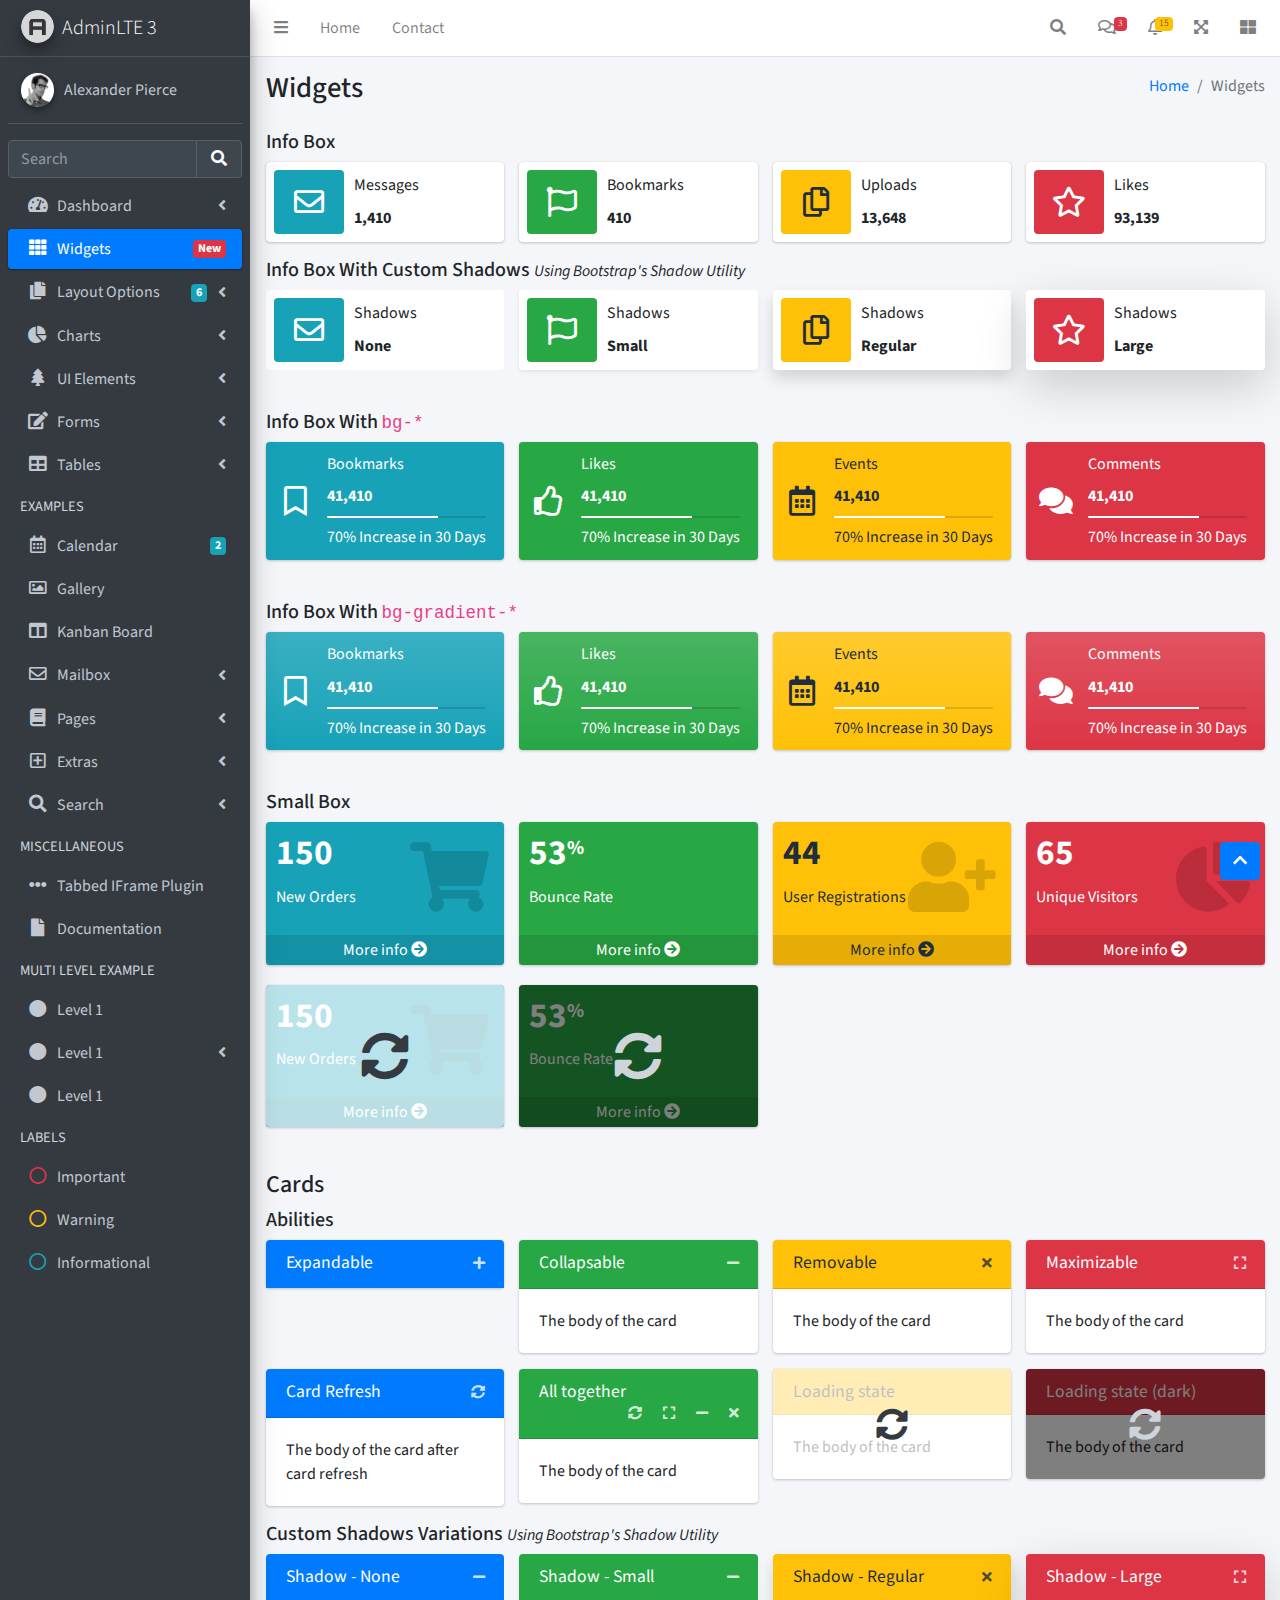
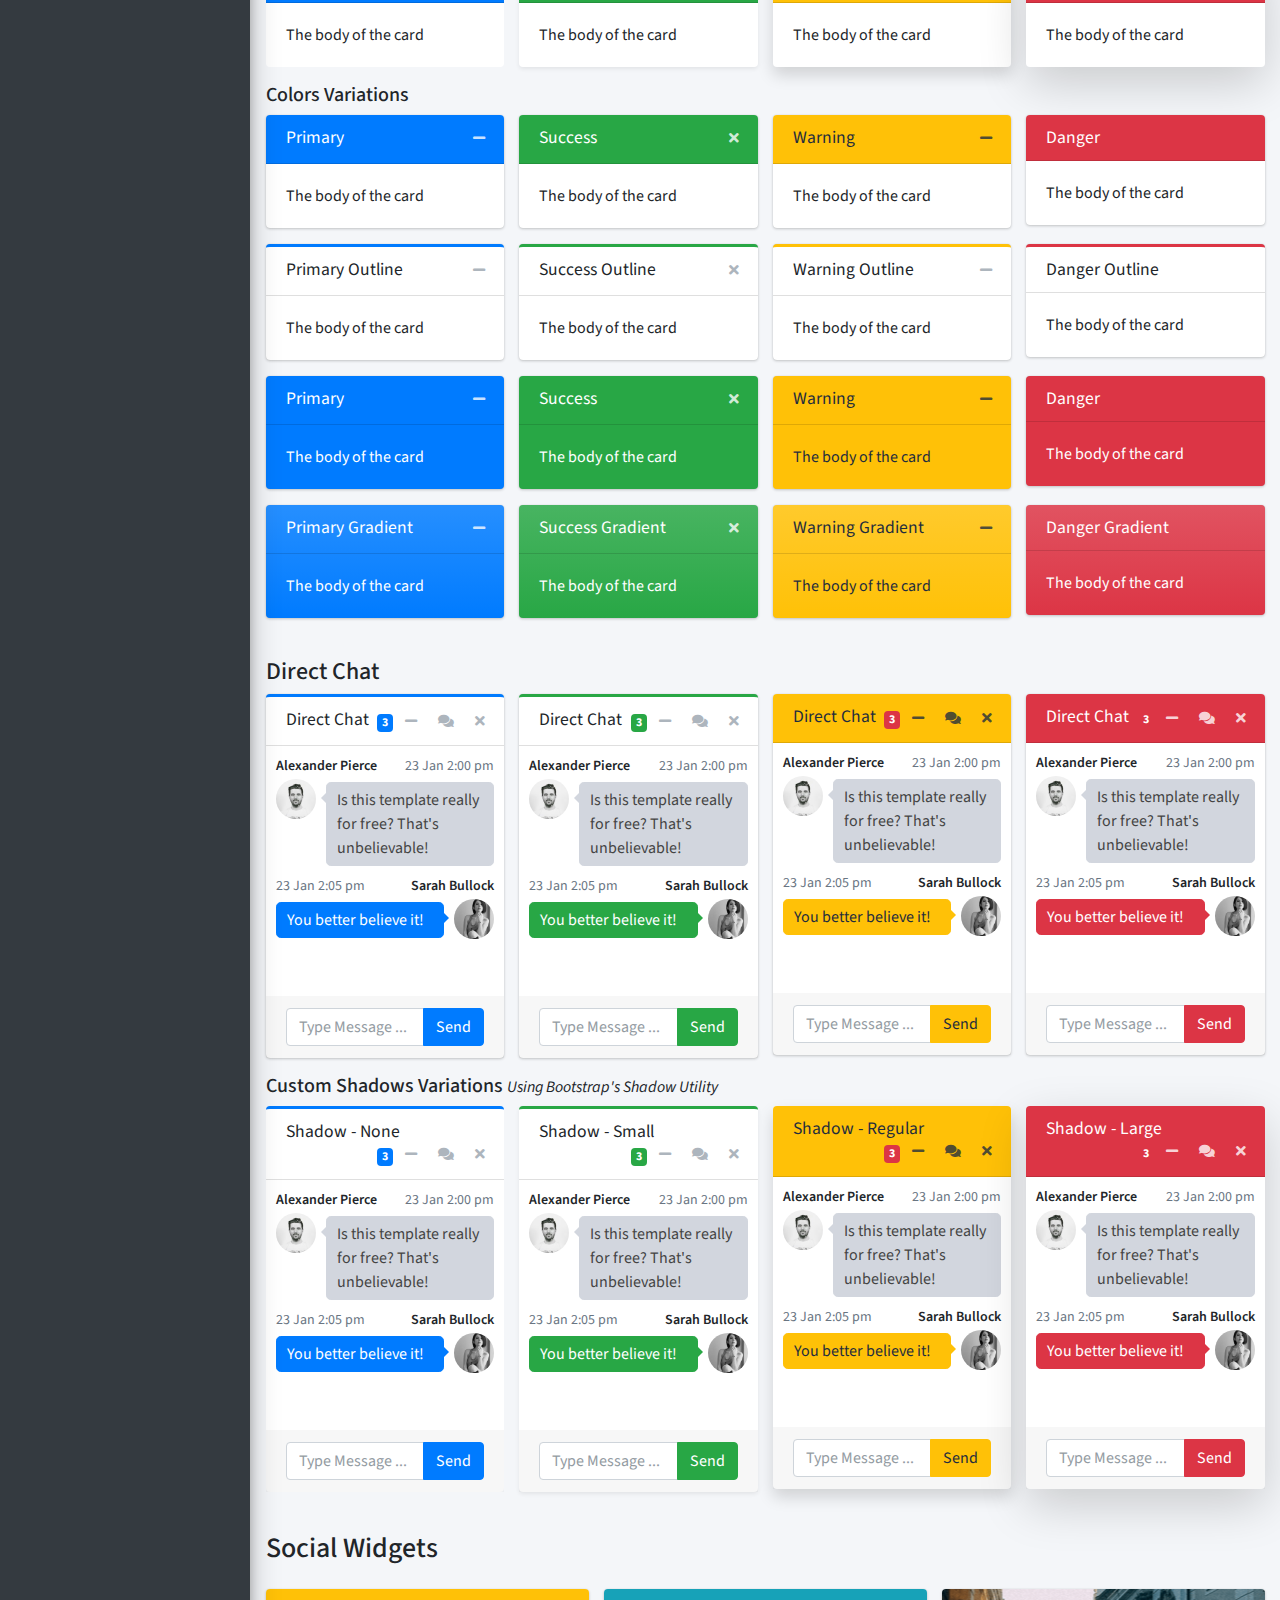
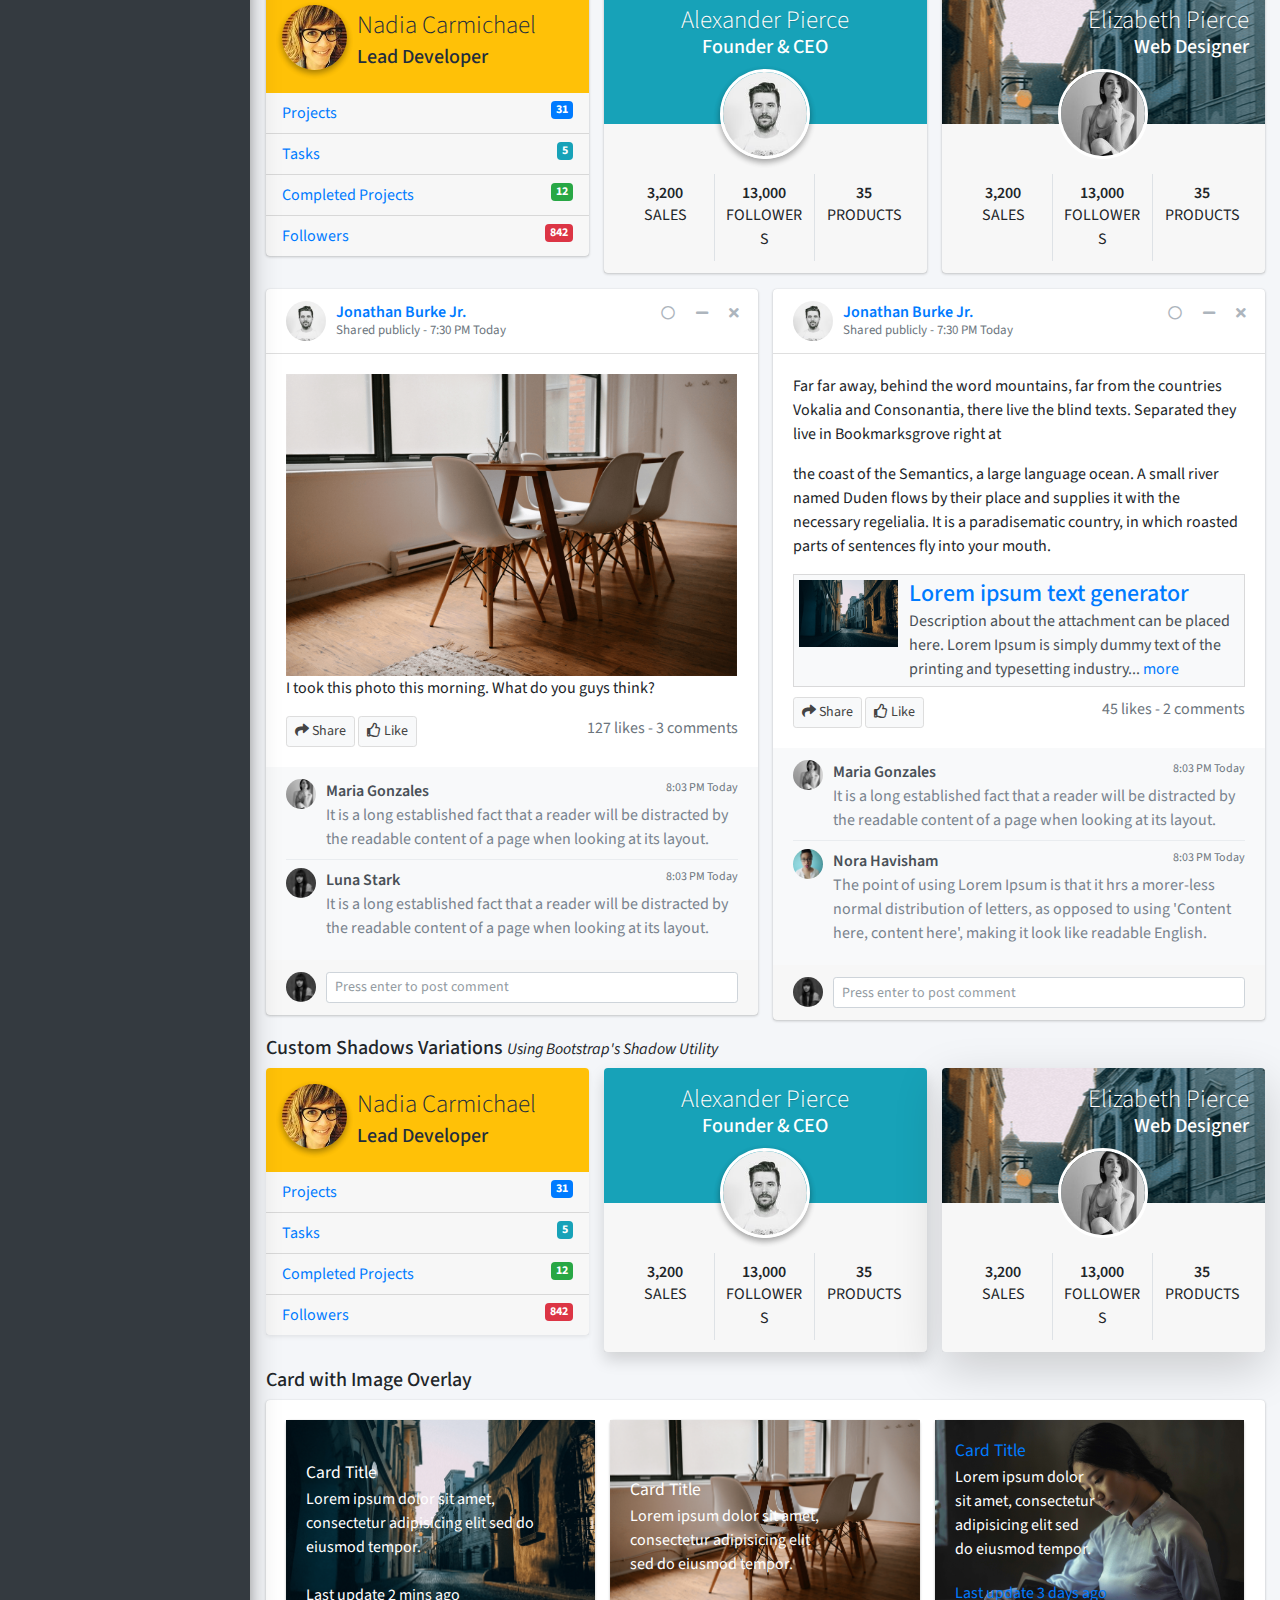
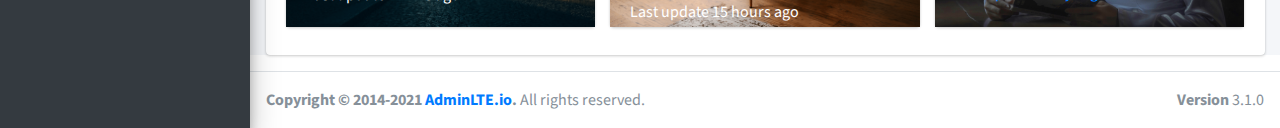
<file: quantri/test/pages/widgets.html>
<!DOCTYPE html>
<html lang="en">
<head>
  <meta charset="utf-8">
  <meta name="viewport" content="width=device-width, initial-scale=1">
  <title>AdminLTE 3 | Widgets</title>

  <!-- Google Font: Source Sans Pro -->
  <link rel="stylesheet" href="https://fonts.googleapis.com/css?family=Source+Sans+Pro:300,400,400i,700&display=fallback">
  <!-- Font Awesome -->
  <link rel="stylesheet" href="../plugins/fontawesome-free/css/all.min.css">
  <!-- Ionicons -->
  <link rel="stylesheet" href="https://code.ionicframework.com/ionicons/2.0.1/css/ionicons.min.css">
  <!-- Theme style -->
  <link rel="stylesheet" href="../dist/css/adminlte.min.css">
</head>
<body class="hold-transition sidebar-mini">
<div class="wrapper">
  <!-- Navbar -->
  <nav class="main-header navbar navbar-expand navbar-white navbar-light">
    <!-- Left navbar links -->
    <ul class="navbar-nav">
      <li class="nav-item">
        <a class="nav-link" data-widget="pushmenu" href="#" role="button"><i class="fas fa-bars"></i></a>
      </li>
      <li class="nav-item d-none d-sm-inline-block">
        <a href="../index3.html" class="nav-link">Home</a>
      </li>
      <li class="nav-item d-none d-sm-inline-block">
        <a href="#" class="nav-link">Contact</a>
      </li>
    </ul>

    <!-- Right navbar links -->
    <ul class="navbar-nav ml-auto">
      <!-- Navbar Search -->
      <li class="nav-item">
        <a class="nav-link" data-widget="navbar-search" href="#" role="button">
          <i class="fas fa-search"></i>
        </a>
        <div class="navbar-search-block">
          <form class="form-inline">
            <div class="input-group input-group-sm">
              <input class="form-control form-control-navbar" type="search" placeholder="Search" aria-label="Search">
              <div class="input-group-append">
                <button class="btn btn-navbar" type="submit">
                  <i class="fas fa-search"></i>
                </button>
                <button class="btn btn-navbar" type="button" data-widget="navbar-search">
                  <i class="fas fa-times"></i>
                </button>
              </div>
            </div>
          </form>
        </div>
      </li>

      <!-- Messages Dropdown Menu -->
      <li class="nav-item dropdown">
        <a class="nav-link" data-toggle="dropdown" href="#">
          <i class="far fa-comments"></i>
          <span class="badge badge-danger navbar-badge">3</span>
        </a>
        <div class="dropdown-menu dropdown-menu-lg dropdown-menu-right">
          <a href="#" class="dropdown-item">
            <!-- Message Start -->
            <div class="media">
              <img src="../dist/img/user1-128x128.jpg" alt="User Avatar" class="img-size-50 mr-3 img-circle">
              <div class="media-body">
                <h3 class="dropdown-item-title">
                  Brad Diesel
                  <span class="float-right text-sm text-danger"><i class="fas fa-star"></i></span>
                </h3>
                <p class="text-sm">Call me whenever you can...</p>
                <p class="text-sm text-muted"><i class="far fa-clock mr-1"></i> 4 Hours Ago</p>
              </div>
            </div>
            <!-- Message End -->
          </a>
          <div class="dropdown-divider"></div>
          <a href="#" class="dropdown-item">
            <!-- Message Start -->
            <div class="media">
              <img src="../dist/img/user8-128x128.jpg" alt="User Avatar" class="img-size-50 img-circle mr-3">
              <div class="media-body">
                <h3 class="dropdown-item-title">
                  John Pierce
                  <span class="float-right text-sm text-muted"><i class="fas fa-star"></i></span>
                </h3>
                <p class="text-sm">I got your message bro</p>
                <p class="text-sm text-muted"><i class="far fa-clock mr-1"></i> 4 Hours Ago</p>
              </div>
            </div>
            <!-- Message End -->
          </a>
          <div class="dropdown-divider"></div>
          <a href="#" class="dropdown-item">
            <!-- Message Start -->
            <div class="media">
              <img src="../dist/img/user3-128x128.jpg" alt="User Avatar" class="img-size-50 img-circle mr-3">
              <div class="media-body">
                <h3 class="dropdown-item-title">
                  Nora Silvester
                  <span class="float-right text-sm text-warning"><i class="fas fa-star"></i></span>
                </h3>
                <p class="text-sm">The subject goes here</p>
                <p class="text-sm text-muted"><i class="far fa-clock mr-1"></i> 4 Hours Ago</p>
              </div>
            </div>
            <!-- Message End -->
          </a>
          <div class="dropdown-divider"></div>
          <a href="#" class="dropdown-item dropdown-footer">See All Messages</a>
        </div>
      </li>
      <!-- Notifications Dropdown Menu -->
      <li class="nav-item dropdown">
        <a class="nav-link" data-toggle="dropdown" href="#">
          <i class="far fa-bell"></i>
          <span class="badge badge-warning navbar-badge">15</span>
        </a>
        <div class="dropdown-menu dropdown-menu-lg dropdown-menu-right">
          <span class="dropdown-item dropdown-header">15 Notifications</span>
          <div class="dropdown-divider"></div>
          <a href="#" class="dropdown-item">
            <i class="fas fa-envelope mr-2"></i> 4 new messages
            <span class="float-right text-muted text-sm">3 mins</span>
          </a>
          <div class="dropdown-divider"></div>
          <a href="#" class="dropdown-item">
            <i class="fas fa-users mr-2"></i> 8 friend requests
            <span class="float-right text-muted text-sm">12 hours</span>
          </a>
          <div class="dropdown-divider"></div>
          <a href="#" class="dropdown-item">
            <i class="fas fa-file mr-2"></i> 3 new reports
            <span class="float-right text-muted text-sm">2 days</span>
          </a>
          <div class="dropdown-divider"></div>
          <a href="#" class="dropdown-item dropdown-footer">See All Notifications</a>
        </div>
      </li>
      <li class="nav-item">
        <a class="nav-link" data-widget="fullscreen" href="#" role="button">
          <i class="fas fa-expand-arrows-alt"></i>
        </a>
      </li>
      <li class="nav-item">
        <a class="nav-link" data-widget="control-sidebar" data-slide="true" href="#" role="button">
          <i class="fas fa-th-large"></i>
        </a>
      </li>
    </ul>
  </nav>
  <!-- /.navbar -->

  <!-- Main Sidebar Container -->
  <aside class="main-sidebar sidebar-dark-primary elevation-4">
    <!-- Brand Logo -->
    <a href="../index3.html" class="brand-link">
      <img src="../dist/img/AdminLTELogo.png" alt="AdminLTE Logo" class="brand-image img-circle elevation-3" style="opacity: .8">
      <span class="brand-text font-weight-light">AdminLTE 3</span>
    </a>

    <!-- Sidebar -->
    <div class="sidebar">
      <!-- Sidebar user panel (optional) -->
      <div class="user-panel mt-3 pb-3 mb-3 d-flex">
        <div class="image">
          <img src="../dist/img/user2-160x160.jpg" class="img-circle elevation-2" alt="User Image">
        </div>
        <div class="info">
          <a href="#" class="d-block">Alexander Pierce</a>
        </div>
      </div>

      <!-- SidebarSearch Form -->
      <div class="form-inline">
        <div class="input-group" data-widget="sidebar-search">
          <input class="form-control form-control-sidebar" type="search" placeholder="Search" aria-label="Search">
          <div class="input-group-append">
            <button class="btn btn-sidebar">
              <i class="fas fa-search fa-fw"></i>
            </button>
          </div>
        </div>
      </div>

      <!-- Sidebar Menu -->
      <nav class="mt-2">
        <ul class="nav nav-pills nav-sidebar flex-column" data-widget="treeview" role="menu" data-accordion="false">
          <!-- Add icons to the links using the .nav-icon class
               with font-awesome or any other icon font library -->
          <li class="nav-item">
            <a href="#" class="nav-link">
              <i class="nav-icon fas fa-tachometer-alt"></i>
              <p>
                Dashboard
                <i class="right fas fa-angle-left"></i>
              </p>
            </a>
            <ul class="nav nav-treeview">
              <li class="nav-item">
                <a href="../index.html" class="nav-link">
                  <i class="far fa-circle nav-icon"></i>
                  <p>Dashboard v1</p>
                </a>
              </li>
              <li class="nav-item">
                <a href="../index2.html" class="nav-link">
                  <i class="far fa-circle nav-icon"></i>
                  <p>Dashboard v2</p>
                </a>
              </li>
              <li class="nav-item">
                <a href="../index3.html" class="nav-link">
                  <i class="far fa-circle nav-icon"></i>
                  <p>Dashboard v3</p>
                </a>
              </li>
            </ul>
          </li>
          <li class="nav-item">
            <a href="widgets.html" class="nav-link active">
              <i class="nav-icon fas fa-th"></i>
              <p>
                Widgets
                <span class="right badge badge-danger">New</span>
              </p>
            </a>
          </li>
          <li class="nav-item">
            <a href="#" class="nav-link">
              <i class="nav-icon fas fa-copy"></i>
              <p>
                Layout Options
                <i class="fas fa-angle-left right"></i>
                <span class="badge badge-info right">6</span>
              </p>
            </a>
            <ul class="nav nav-treeview">
              <li class="nav-item">
                <a href="layout/top-nav.html" class="nav-link">
                  <i class="far fa-circle nav-icon"></i>
                  <p>Top Navigation</p>
                </a>
              </li>
              <li class="nav-item">
                <a href="layout/top-nav-sidebar.html" class="nav-link">
                  <i class="far fa-circle nav-icon"></i>
                  <p>Top Navigation + Sidebar</p>
                </a>
              </li>
              <li class="nav-item">
                <a href="layout/boxed.html" class="nav-link">
                  <i class="far fa-circle nav-icon"></i>
                  <p>Boxed</p>
                </a>
              </li>
              <li class="nav-item">
                <a href="layout/fixed-sidebar.html" class="nav-link">
                  <i class="far fa-circle nav-icon"></i>
                  <p>Fixed Sidebar</p>
                </a>
              </li>
              <li class="nav-item">
                <a href="layout/fixed-sidebar-custom.html" class="nav-link">
                  <i class="far fa-circle nav-icon"></i>
                  <p>Fixed Sidebar <small>+ Custom Area</small></p>
                </a>
              </li>
              <li class="nav-item">
                <a href="layout/fixed-topnav.html" class="nav-link">
                  <i class="far fa-circle nav-icon"></i>
                  <p>Fixed Navbar</p>
                </a>
              </li>
              <li class="nav-item">
                <a href="layout/fixed-footer.html" class="nav-link">
                  <i class="far fa-circle nav-icon"></i>
                  <p>Fixed Footer</p>
                </a>
              </li>
              <li class="nav-item">
                <a href="layout/collapsed-sidebar.html" class="nav-link">
                  <i class="far fa-circle nav-icon"></i>
                  <p>Collapsed Sidebar</p>
                </a>
              </li>
            </ul>
          </li>
          <li class="nav-item">
            <a href="#" class="nav-link">
              <i class="nav-icon fas fa-chart-pie"></i>
              <p>
                Charts
                <i class="right fas fa-angle-left"></i>
              </p>
            </a>
            <ul class="nav nav-treeview">
              <li class="nav-item">
                <a href="charts/chartjs.html" class="nav-link">
                  <i class="far fa-circle nav-icon"></i>
                  <p>ChartJS</p>
                </a>
              </li>
              <li class="nav-item">
                <a href="charts/flot.html" class="nav-link">
                  <i class="far fa-circle nav-icon"></i>
                  <p>Flot</p>
                </a>
              </li>
              <li class="nav-item">
                <a href="charts/inline.html" class="nav-link">
                  <i class="far fa-circle nav-icon"></i>
                  <p>Inline</p>
                </a>
              </li>
              <li class="nav-item">
                <a href="charts/uplot.html" class="nav-link">
                  <i class="far fa-circle nav-icon"></i>
                  <p>uPlot</p>
                </a>
              </li>
            </ul>
          </li>
          <li class="nav-item">
            <a href="#" class="nav-link">
              <i class="nav-icon fas fa-tree"></i>
              <p>
                UI Elements
                <i class="fas fa-angle-left right"></i>
              </p>
            </a>
            <ul class="nav nav-treeview">
              <li class="nav-item">
                <a href="UI/general.html" class="nav-link">
                  <i class="far fa-circle nav-icon"></i>
                  <p>General</p>
                </a>
              </li>
              <li class="nav-item">
                <a href="UI/icons.html" class="nav-link">
                  <i class="far fa-circle nav-icon"></i>
                  <p>Icons</p>
                </a>
              </li>
              <li class="nav-item">
                <a href="UI/buttons.html" class="nav-link">
                  <i class="far fa-circle nav-icon"></i>
                  <p>Buttons</p>
                </a>
              </li>
              <li class="nav-item">
                <a href="UI/sliders.html" class="nav-link">
                  <i class="far fa-circle nav-icon"></i>
                  <p>Sliders</p>
                </a>
              </li>
              <li class="nav-item">
                <a href="UI/modals.html" class="nav-link">
                  <i class="far fa-circle nav-icon"></i>
                  <p>Modals & Alerts</p>
                </a>
              </li>
              <li class="nav-item">
                <a href="UI/navbar.html" class="nav-link">
                  <i class="far fa-circle nav-icon"></i>
                  <p>Navbar & Tabs</p>
                </a>
              </li>
              <li class="nav-item">
                <a href="UI/timeline.html" class="nav-link">
                  <i class="far fa-circle nav-icon"></i>
                  <p>Timeline</p>
                </a>
              </li>
              <li class="nav-item">
                <a href="UI/ribbons.html" class="nav-link">
                  <i class="far fa-circle nav-icon"></i>
                  <p>Ribbons</p>
                </a>
              </li>
            </ul>
          </li>
          <li class="nav-item">
            <a href="#" class="nav-link">
              <i class="nav-icon fas fa-edit"></i>
              <p>
                Forms
                <i class="fas fa-angle-left right"></i>
              </p>
            </a>
            <ul class="nav nav-treeview">
              <li class="nav-item">
                <a href="forms/general.html" class="nav-link">
                  <i class="far fa-circle nav-icon"></i>
                  <p>General Elements</p>
                </a>
              </li>
              <li class="nav-item">
                <a href="forms/advanced.html" class="nav-link">
                  <i class="far fa-circle nav-icon"></i>
                  <p>Advanced Elements</p>
                </a>
              </li>
              <li class="nav-item">
                <a href="forms/editors.html" class="nav-link">
                  <i class="far fa-circle nav-icon"></i>
                  <p>Editors</p>
                </a>
              </li>
              <li class="nav-item">
                <a href="forms/validation.html" class="nav-link">
                  <i class="far fa-circle nav-icon"></i>
                  <p>Validation</p>
                </a>
              </li>
            </ul>
          </li>
          <li class="nav-item">
            <a href="#" class="nav-link">
              <i class="nav-icon fas fa-table"></i>
              <p>
                Tables
                <i class="fas fa-angle-left right"></i>
              </p>
            </a>
            <ul class="nav nav-treeview">
              <li class="nav-item">
                <a href="tables/simple.html" class="nav-link">
                  <i class="far fa-circle nav-icon"></i>
                  <p>Simple Tables</p>
                </a>
              </li>
              <li class="nav-item">
                <a href="tables/data.html" class="nav-link">
                  <i class="far fa-circle nav-icon"></i>
                  <p>DataTables</p>
                </a>
              </li>
              <li class="nav-item">
                <a href="tables/jsgrid.html" class="nav-link">
                  <i class="far fa-circle nav-icon"></i>
                  <p>jsGrid</p>
                </a>
              </li>
            </ul>
          </li>
          <li class="nav-header">EXAMPLES</li>
          <li class="nav-item">
            <a href="calendar.html" class="nav-link">
              <i class="nav-icon far fa-calendar-alt"></i>
              <p>
                Calendar
                <span class="badge badge-info right">2</span>
              </p>
            </a>
          </li>
          <li class="nav-item">
            <a href="gallery.html" class="nav-link">
              <i class="nav-icon far fa-image"></i>
              <p>
                Gallery
              </p>
            </a>
          </li>
          <li class="nav-item">
            <a href="kanban.html" class="nav-link">
              <i class="nav-icon fas fa-columns"></i>
              <p>
                Kanban Board
              </p>
            </a>
          </li>
          <li class="nav-item">
            <a href="#" class="nav-link">
              <i class="nav-icon far fa-envelope"></i>
              <p>
                Mailbox
                <i class="fas fa-angle-left right"></i>
              </p>
            </a>
            <ul class="nav nav-treeview">
              <li class="nav-item">
                <a href="mailbox/mailbox.html" class="nav-link">
                  <i class="far fa-circle nav-icon"></i>
                  <p>Inbox</p>
                </a>
              </li>
              <li class="nav-item">
                <a href="mailbox/compose.html" class="nav-link">
                  <i class="far fa-circle nav-icon"></i>
                  <p>Compose</p>
                </a>
              </li>
              <li class="nav-item">
                <a href="mailbox/read-mail.html" class="nav-link">
                  <i class="far fa-circle nav-icon"></i>
                  <p>Read</p>
                </a>
              </li>
            </ul>
          </li>
          <li class="nav-item">
            <a href="#" class="nav-link">
              <i class="nav-icon fas fa-book"></i>
              <p>
                Pages
                <i class="fas fa-angle-left right"></i>
              </p>
            </a>
            <ul class="nav nav-treeview">
              <li class="nav-item">
                <a href="examples/invoice.html" class="nav-link">
                  <i class="far fa-circle nav-icon"></i>
                  <p>Invoice</p>
                </a>
              </li>
              <li class="nav-item">
                <a href="examples/profile.html" class="nav-link">
                  <i class="far fa-circle nav-icon"></i>
                  <p>Profile</p>
                </a>
              </li>
              <li class="nav-item">
                <a href="examples/e-commerce.html" class="nav-link">
                  <i class="far fa-circle nav-icon"></i>
                  <p>E-commerce</p>
                </a>
              </li>
              <li class="nav-item">
                <a href="examples/projects.html" class="nav-link">
                  <i class="far fa-circle nav-icon"></i>
                  <p>Projects</p>
                </a>
              </li>
              <li class="nav-item">
                <a href="examples/project-add.html" class="nav-link">
                  <i class="far fa-circle nav-icon"></i>
                  <p>Project Add</p>
                </a>
              </li>
              <li class="nav-item">
                <a href="examples/project-edit.html" class="nav-link">
                  <i class="far fa-circle nav-icon"></i>
                  <p>Project Edit</p>
                </a>
              </li>
              <li class="nav-item">
                <a href="examples/project-detail.html" class="nav-link">
                  <i class="far fa-circle nav-icon"></i>
                  <p>Project Detail</p>
                </a>
              </li>
              <li class="nav-item">
                <a href="examples/contacts.html" class="nav-link">
                  <i class="far fa-circle nav-icon"></i>
                  <p>Contacts</p>
                </a>
              </li>
              <li class="nav-item">
                <a href="examples/faq.html" class="nav-link">
                  <i class="far fa-circle nav-icon"></i>
                  <p>FAQ</p>
                </a>
              </li>
              <li class="nav-item">
                <a href="examples/contact-us.html" class="nav-link">
                  <i class="far fa-circle nav-icon"></i>
                  <p>Contact us</p>
                </a>
              </li>
            </ul>
          </li>
          <li class="nav-item">
            <a href="#" class="nav-link">
              <i class="nav-icon far fa-plus-square"></i>
              <p>
                Extras
                <i class="fas fa-angle-left right"></i>
              </p>
            </a>
            <ul class="nav nav-treeview">
              <li class="nav-item">
                <a href="#" class="nav-link">
                  <i class="far fa-circle nav-icon"></i>
                  <p>
                    Login & Register v1
                    <i class="fas fa-angle-left right"></i>
                  </p>
                </a>
                <ul class="nav nav-treeview">
                  <li class="nav-item">
                    <a href="examples/login.html" class="nav-link">
                      <i class="far fa-circle nav-icon"></i>
                      <p>Login v1</p>
                    </a>
                  </li>
                  <li class="nav-item">
                    <a href="examples/register.html" class="nav-link">
                      <i class="far fa-circle nav-icon"></i>
                      <p>Register v1</p>
                    </a>
                  </li>
                  <li class="nav-item">
                    <a href="examples/forgot-password.html" class="nav-link">
                      <i class="far fa-circle nav-icon"></i>
                      <p>Forgot Password v1</p>
                    </a>
                  </li>
                  <li class="nav-item">
                    <a href="examples/recover-password.html" class="nav-link">
                      <i class="far fa-circle nav-icon"></i>
                      <p>Recover Password v1</p>
                    </a>
                  </li>
                </ul>
              </li>
              <li class="nav-item">
                <a href="#" class="nav-link">
                  <i class="far fa-circle nav-icon"></i>
                  <p>
                    Login & Register v2
                    <i class="fas fa-angle-left right"></i>
                  </p>
                </a>
                <ul class="nav nav-treeview">
                  <li class="nav-item">
                    <a href="examples/login-v2.html" class="nav-link">
                      <i class="far fa-circle nav-icon"></i>
                      <p>Login v2</p>
                    </a>
                  </li>
                  <li class="nav-item">
                    <a href="examples/register-v2.html" class="nav-link">
                      <i class="far fa-circle nav-icon"></i>
                      <p>Register v2</p>
                    </a>
                  </li>
                  <li class="nav-item">
                    <a href="examples/forgot-password-v2.html" class="nav-link">
                      <i class="far fa-circle nav-icon"></i>
                      <p>Forgot Password v2</p>
                    </a>
                  </li>
                  <li class="nav-item">
                    <a href="examples/recover-password-v2.html" class="nav-link">
                      <i class="far fa-circle nav-icon"></i>
                      <p>Recover Password v2</p>
                    </a>
                  </li>
                </ul>
              </li>
              <li class="nav-item">
                <a href="examples/lockscreen.html" class="nav-link">
                  <i class="far fa-circle nav-icon"></i>
                  <p>Lockscreen</p>
                </a>
              </li>
              <li class="nav-item">
                <a href="examples/legacy-user-menu.html" class="nav-link">
                  <i class="far fa-circle nav-icon"></i>
                  <p>Legacy User Menu</p>
                </a>
              </li>
              <li class="nav-item">
                <a href="examples/language-menu.html" class="nav-link">
                  <i class="far fa-circle nav-icon"></i>
                  <p>Language Menu</p>
                </a>
              </li>
              <li class="nav-item">
                <a href="examples/404.html" class="nav-link">
                  <i class="far fa-circle nav-icon"></i>
                  <p>Error 404</p>
                </a>
              </li>
              <li class="nav-item">
                <a href="examples/500.html" class="nav-link">
                  <i class="far fa-circle nav-icon"></i>
                  <p>Error 500</p>
                </a>
              </li>
              <li class="nav-item">
                <a href="examples/pace.html" class="nav-link">
                  <i class="far fa-circle nav-icon"></i>
                  <p>Pace</p>
                </a>
              </li>
              <li class="nav-item">
                <a href="examples/blank.html" class="nav-link">
                  <i class="far fa-circle nav-icon"></i>
                  <p>Blank Page</p>
                </a>
              </li>
              <li class="nav-item">
                <a href="../starter.html" class="nav-link">
                  <i class="far fa-circle nav-icon"></i>
                  <p>Starter Page</p>
                </a>
              </li>
            </ul>
          </li>
          <li class="nav-item">
            <a href="#" class="nav-link">
              <i class="nav-icon fas fa-search"></i>
              <p>
                Search
                <i class="fas fa-angle-left right"></i>
              </p>
            </a>
            <ul class="nav nav-treeview">
              <li class="nav-item">
                <a href="search/simple.html" class="nav-link">
                  <i class="far fa-circle nav-icon"></i>
                  <p>Simple Search</p>
                </a>
              </li>
              <li class="nav-item">
                <a href="search/enhanced.html" class="nav-link">
                  <i class="far fa-circle nav-icon"></i>
                  <p>Enhanced</p>
                </a>
              </li>
            </ul>
          </li>
          <li class="nav-header">MISCELLANEOUS</li>
          <li class="nav-item">
            <a href="../iframe.html" class="nav-link">
              <i class="nav-icon fas fa-ellipsis-h"></i>
              <p>Tabbed IFrame Plugin</p>
            </a>
          </li>
          <li class="nav-item">
            <a href="https://adminlte.io/docs/3.1/" class="nav-link">
              <i class="nav-icon fas fa-file"></i>
              <p>Documentation</p>
            </a>
          </li>
          <li class="nav-header">MULTI LEVEL EXAMPLE</li>
          <li class="nav-item">
            <a href="#" class="nav-link">
              <i class="fas fa-circle nav-icon"></i>
              <p>Level 1</p>
            </a>
          </li>
          <li class="nav-item">
            <a href="#" class="nav-link">
              <i class="nav-icon fas fa-circle"></i>
              <p>
                Level 1
                <i class="right fas fa-angle-left"></i>
              </p>
            </a>
            <ul class="nav nav-treeview">
              <li class="nav-item">
                <a href="#" class="nav-link">
                  <i class="far fa-circle nav-icon"></i>
                  <p>Level 2</p>
                </a>
              </li>
              <li class="nav-item">
                <a href="#" class="nav-link">
                  <i class="far fa-circle nav-icon"></i>
                  <p>
                    Level 2
                    <i class="right fas fa-angle-left"></i>
                  </p>
                </a>
                <ul class="nav nav-treeview">
                  <li class="nav-item">
                    <a href="#" class="nav-link">
                      <i class="far fa-dot-circle nav-icon"></i>
                      <p>Level 3</p>
                    </a>
                  </li>
                  <li class="nav-item">
                    <a href="#" class="nav-link">
                      <i class="far fa-dot-circle nav-icon"></i>
                      <p>Level 3</p>
                    </a>
                  </li>
                  <li class="nav-item">
                    <a href="#" class="nav-link">
                      <i class="far fa-dot-circle nav-icon"></i>
                      <p>Level 3</p>
                    </a>
                  </li>
                </ul>
              </li>
              <li class="nav-item">
                <a href="#" class="nav-link">
                  <i class="far fa-circle nav-icon"></i>
                  <p>Level 2</p>
                </a>
              </li>
            </ul>
          </li>
          <li class="nav-item">
            <a href="#" class="nav-link">
              <i class="fas fa-circle nav-icon"></i>
              <p>Level 1</p>
            </a>
          </li>
          <li class="nav-header">LABELS</li>
          <li class="nav-item">
            <a href="#" class="nav-link">
              <i class="nav-icon far fa-circle text-danger"></i>
              <p class="text">Important</p>
            </a>
          </li>
          <li class="nav-item">
            <a href="#" class="nav-link">
              <i class="nav-icon far fa-circle text-warning"></i>
              <p>Warning</p>
            </a>
          </li>
          <li class="nav-item">
            <a href="#" class="nav-link">
              <i class="nav-icon far fa-circle text-info"></i>
              <p>Informational</p>
            </a>
          </li>
        </ul>
      </nav>
      <!-- /.sidebar-menu -->
    </div>
    <!-- /.sidebar -->
  </aside>

  <!-- Content Wrapper. Contains page content -->
  <div class="content-wrapper">
    <!-- Content Header (Page header) -->
    <section class="content-header">
      <div class="container-fluid">
        <div class="row mb-2">
          <div class="col-sm-6">
            <h1>Widgets</h1>
          </div>
          <div class="col-sm-6">
            <ol class="breadcrumb float-sm-right">
              <li class="breadcrumb-item"><a href="#">Home</a></li>
              <li class="breadcrumb-item active">Widgets</li>
            </ol>
          </div>
        </div>
      </div><!-- /.container-fluid -->
    </section>

    <!-- Main content -->
    <section class="content">
      <div class="container-fluid">
        <h5 class="mb-2">Info Box</h5>
        <div class="row">
          <div class="col-md-3 col-sm-6 col-12">
            <div class="info-box">
              <span class="info-box-icon bg-info"><i class="far fa-envelope"></i></span>

              <div class="info-box-content">
                <span class="info-box-text">Messages</span>
                <span class="info-box-number">1,410</span>
              </div>
              <!-- /.info-box-content -->
            </div>
            <!-- /.info-box -->
          </div>
          <!-- /.col -->
          <div class="col-md-3 col-sm-6 col-12">
            <div class="info-box">
              <span class="info-box-icon bg-success"><i class="far fa-flag"></i></span>

              <div class="info-box-content">
                <span class="info-box-text">Bookmarks</span>
                <span class="info-box-number">410</span>
              </div>
              <!-- /.info-box-content -->
            </div>
            <!-- /.info-box -->
          </div>
          <!-- /.col -->
          <div class="col-md-3 col-sm-6 col-12">
            <div class="info-box">
              <span class="info-box-icon bg-warning"><i class="far fa-copy"></i></span>

              <div class="info-box-content">
                <span class="info-box-text">Uploads</span>
                <span class="info-box-number">13,648</span>
              </div>
              <!-- /.info-box-content -->
            </div>
            <!-- /.info-box -->
          </div>
          <!-- /.col -->
          <div class="col-md-3 col-sm-6 col-12">
            <div class="info-box">
              <span class="info-box-icon bg-danger"><i class="far fa-star"></i></span>

              <div class="info-box-content">
                <span class="info-box-text">Likes</span>
                <span class="info-box-number">93,139</span>
              </div>
              <!-- /.info-box-content -->
            </div>
            <!-- /.info-box -->
          </div>
          <!-- /.col -->
        </div>
        <!-- /.row -->

        <!-- =========================================================== -->
        <h5 class="mb-2">Info Box With Custom Shadows <small><i>Using Bootstrap's Shadow Utility</i></small></h5>
        <div class="row">
          <div class="col-md-3 col-sm-6 col-12">
            <div class="info-box shadow-none">
              <span class="info-box-icon bg-info"><i class="far fa-envelope"></i></span>

              <div class="info-box-content">
                <span class="info-box-text">Shadows</span>
                <span class="info-box-number">None</span>
              </div>
              <!-- /.info-box-content -->
            </div>
            <!-- /.info-box -->
          </div>
          <!-- /.col -->
          <div class="col-md-3 col-sm-6 col-12">
            <div class="info-box shadow-sm">
              <span class="info-box-icon bg-success"><i class="far fa-flag"></i></span>

              <div class="info-box-content">
                <span class="info-box-text">Shadows</span>
                <span class="info-box-number">Small</span>
              </div>
              <!-- /.info-box-content -->
            </div>
            <!-- /.info-box -->
          </div>
          <!-- /.col -->
          <div class="col-md-3 col-sm-6 col-12">
            <div class="info-box shadow">
              <span class="info-box-icon bg-warning"><i class="far fa-copy"></i></span>

              <div class="info-box-content">
                <span class="info-box-text">Shadows</span>
                <span class="info-box-number">Regular</span>
              </div>
              <!-- /.info-box-content -->
            </div>
            <!-- /.info-box -->
          </div>
          <!-- /.col -->
          <div class="col-md-3 col-sm-6 col-12">
            <div class="info-box shadow-lg">
              <span class="info-box-icon bg-danger"><i class="far fa-star"></i></span>

              <div class="info-box-content">
                <span class="info-box-text">Shadows</span>
                <span class="info-box-number">Large</span>
              </div>
              <!-- /.info-box-content -->
            </div>
            <!-- /.info-box -->
          </div>
          <!-- /.col -->
        </div>
        <!-- /.row -->

        <!-- =========================================================== -->
        <h5 class="mt-4 mb-2">Info Box With <code>bg-*</code></h5>
        <div class="row">
          <div class="col-md-3 col-sm-6 col-12">
            <div class="info-box bg-info">
              <span class="info-box-icon"><i class="far fa-bookmark"></i></span>

              <div class="info-box-content">
                <span class="info-box-text">Bookmarks</span>
                <span class="info-box-number">41,410</span>

                <div class="progress">
                  <div class="progress-bar" style="width: 70%"></div>
                </div>
                <span class="progress-description">
                  70% Increase in 30 Days
                </span>
              </div>
              <!-- /.info-box-content -->
            </div>
            <!-- /.info-box -->
          </div>
          <!-- /.col -->
          <div class="col-md-3 col-sm-6 col-12">
            <div class="info-box bg-success">
              <span class="info-box-icon"><i class="far fa-thumbs-up"></i></span>

              <div class="info-box-content">
                <span class="info-box-text">Likes</span>
                <span class="info-box-number">41,410</span>

                <div class="progress">
                  <div class="progress-bar" style="width: 70%"></div>
                </div>
                <span class="progress-description">
                  70% Increase in 30 Days
                </span>
              </div>
              <!-- /.info-box-content -->
            </div>
            <!-- /.info-box -->
          </div>
          <!-- /.col -->
          <div class="col-md-3 col-sm-6 col-12">
            <div class="info-box bg-warning">
              <span class="info-box-icon"><i class="far fa-calendar-alt"></i></span>

              <div class="info-box-content">
                <span class="info-box-text">Events</span>
                <span class="info-box-number">41,410</span>

                <div class="progress">
                  <div class="progress-bar" style="width: 70%"></div>
                </div>
                <span class="progress-description">
                  70% Increase in 30 Days
                </span>
              </div>
              <!-- /.info-box-content -->
            </div>
            <!-- /.info-box -->
          </div>
          <!-- /.col -->
          <div class="col-md-3 col-sm-6 col-12">
            <div class="info-box bg-danger">
              <span class="info-box-icon"><i class="fas fa-comments"></i></span>

              <div class="info-box-content">
                <span class="info-box-text">Comments</span>
                <span class="info-box-number">41,410</span>

                <div class="progress">
                  <div class="progress-bar" style="width: 70%"></div>
                </div>
                <span class="progress-description">
                  70% Increase in 30 Days
                </span>
              </div>
              <!-- /.info-box-content -->
            </div>
            <!-- /.info-box -->
          </div>
          <!-- /.col -->
        </div>
        <!-- /.row -->

        <!-- =========================================================== -->
        <h5 class="mt-4 mb-2">Info Box With <code>bg-gradient-*</code></h5>
        <div class="row">
          <div class="col-md-3 col-sm-6 col-12">
            <div class="info-box bg-gradient-info">
              <span class="info-box-icon"><i class="far fa-bookmark"></i></span>

              <div class="info-box-content">
                <span class="info-box-text">Bookmarks</span>
                <span class="info-box-number">41,410</span>

                <div class="progress">
                  <div class="progress-bar" style="width: 70%"></div>
                </div>
                <span class="progress-description">
                  70% Increase in 30 Days
                </span>
              </div>
              <!-- /.info-box-content -->
            </div>
            <!-- /.info-box -->
          </div>
          <!-- /.col -->
          <div class="col-md-3 col-sm-6 col-12">
            <div class="info-box bg-gradient-success">
              <span class="info-box-icon"><i class="far fa-thumbs-up"></i></span>

              <div class="info-box-content">
                <span class="info-box-text">Likes</span>
                <span class="info-box-number">41,410</span>

                <div class="progress">
                  <div class="progress-bar" style="width: 70%"></div>
                </div>
                <span class="progress-description">
                  70% Increase in 30 Days
                </span>
              </div>
              <!-- /.info-box-content -->
            </div>
            <!-- /.info-box -->
          </div>
          <!-- /.col -->
          <div class="col-md-3 col-sm-6 col-12">
            <div class="info-box bg-gradient-warning">
              <span class="info-box-icon"><i class="far fa-calendar-alt"></i></span>

              <div class="info-box-content">
                <span class="info-box-text">Events</span>
                <span class="info-box-number">41,410</span>

                <div class="progress">
                  <div class="progress-bar" style="width: 70%"></div>
                </div>
                <span class="progress-description">
                  70% Increase in 30 Days
                </span>
              </div>
              <!-- /.info-box-content -->
            </div>
            <!-- /.info-box -->
          </div>
          <!-- /.col -->
          <div class="col-md-3 col-sm-6 col-12">
            <div class="info-box bg-gradient-danger">
              <span class="info-box-icon"><i class="fas fa-comments"></i></span>

              <div class="info-box-content">
                <span class="info-box-text">Comments</span>
                <span class="info-box-number">41,410</span>

                <div class="progress">
                  <div class="progress-bar" style="width: 70%"></div>
                </div>
                <span class="progress-description">
                  70% Increase in 30 Days
                </span>
              </div>
              <!-- /.info-box-content -->
            </div>
            <!-- /.info-box -->
          </div>
          <!-- /.col -->
        </div>
        <!-- /.row -->

        <!-- =========================================================== -->

        <!-- Small Box (Stat card) -->
        <h5 class="mb-2 mt-4">Small Box</h5>
        <div class="row">
          <div class="col-lg-3 col-6">
            <!-- small card -->
            <div class="small-box bg-info">
              <div class="inner">
                <h3>150</h3>

                <p>New Orders</p>
              </div>
              <div class="icon">
                <i class="fas fa-shopping-cart"></i>
              </div>
              <a href="#" class="small-box-footer">
                More info <i class="fas fa-arrow-circle-right"></i>
              </a>
            </div>
          </div>
          <!-- ./col -->
          <div class="col-lg-3 col-6">
            <!-- small card -->
            <div class="small-box bg-success">
              <div class="inner">
                <h3>53<sup style="font-size: 20px">%</sup></h3>

                <p>Bounce Rate</p>
              </div>
              <div class="icon">
                <i class="ion ion-stats-bars"></i>
              </div>
              <a href="#" class="small-box-footer">
                More info <i class="fas fa-arrow-circle-right"></i>
              </a>
            </div>
          </div>
          <!-- ./col -->
          <div class="col-lg-3 col-6">
            <!-- small card -->
            <div class="small-box bg-warning">
              <div class="inner">
                <h3>44</h3>

                <p>User Registrations</p>
              </div>
              <div class="icon">
                <i class="fas fa-user-plus"></i>
              </div>
              <a href="#" class="small-box-footer">
                More info <i class="fas fa-arrow-circle-right"></i>
              </a>
            </div>
          </div>
          <!-- ./col -->
          <div class="col-lg-3 col-6">
            <!-- small card -->
            <div class="small-box bg-danger">
              <div class="inner">
                <h3>65</h3>

                <p>Unique Visitors</p>
              </div>
              <div class="icon">
                <i class="fas fa-chart-pie"></i>
              </div>
              <a href="#" class="small-box-footer">
                More info <i class="fas fa-arrow-circle-right"></i>
              </a>
            </div>
          </div>
          <!-- ./col -->
        </div>
        <!-- /.row -->

        <!-- Small Box (Stat card) -->
        <div class="row">
          <div class="col-lg-3 col-6">
            <!-- small card -->
            <div class="small-box bg-info">
              <!-- Loading (remove the following to stop the loading)-->
              <div class="overlay">
                <i class="fas fa-3x fa-sync-alt"></i>
              </div>
              <!-- end loading -->
              <div class="inner">
                <h3>150</h3>

                <p>New Orders</p>
              </div>
              <div class="icon">
                <i class="fas fa-shopping-cart"></i>
              </div>
              <a href="#" class="small-box-footer">
                More info <i class="fas fa-arrow-circle-right"></i>
              </a>
            </div>
          </div>
          <!-- ./col -->
          <div class="col-lg-3 col-6">
            <!-- small card -->
            <div class="small-box bg-success">
              <!-- Loading (remove the following to stop the loading)-->
              <div class="overlay dark">
                <i class="fas fa-3x fa-sync-alt"></i>
              </div>
              <!-- end loading -->
              <div class="inner">
                <h3>53<sup style="font-size: 20px">%</sup></h3>

                <p>Bounce Rate</p>
              </div>
              <div class="icon">
                <i class="ion ion-stats-bars"></i>
              </div>
              <a href="#" class="small-box-footer">
                More info <i class="fas fa-arrow-circle-right"></i>
              </a>
            </div>
          </div>
          <!-- ./col -->
        </div>
        <!-- /.row -->

        <!-- =========================================================== -->
        <h4 class="mb-2 mt-4">Cards</h4>
        <h5 class="mb-2">Abilities</h5>
        <div class="row">
          <div class="col-md-3">
            <div class="card card-primary collapsed-card">
              <div class="card-header">
                <h3 class="card-title">Expandable</h3>

                <div class="card-tools">
                  <button type="button" class="btn btn-tool" data-card-widget="collapse"><i class="fas fa-plus"></i>
                  </button>
                </div>
                <!-- /.card-tools -->
              </div>
              <!-- /.card-header -->
              <div class="card-body">
                The body of the card
              </div>
              <!-- /.card-body -->
            </div>
            <!-- /.card -->
          </div>
          <!-- /.col -->
          <div class="col-md-3">
            <div class="card card-success">
              <div class="card-header">
                <h3 class="card-title">Collapsable</h3>

                <div class="card-tools">
                  <button type="button" class="btn btn-tool" data-card-widget="collapse"><i class="fas fa-minus"></i>
                  </button>
                </div>
                <!-- /.card-tools -->
              </div>
              <!-- /.card-header -->
              <div class="card-body">
                The body of the card
              </div>
              <!-- /.card-body -->
            </div>
            <!-- /.card -->
          </div>
          <!-- /.col -->
          <div class="col-md-3">
            <div class="card card-warning">
              <div class="card-header">
                <h3 class="card-title">Removable</h3>

                <div class="card-tools">
                  <button type="button" class="btn btn-tool" data-card-widget="remove"><i class="fas fa-times"></i>
                  </button>
                </div>
                <!-- /.card-tools -->
              </div>
              <!-- /.card-header -->
              <div class="card-body">
                The body of the card
              </div>
              <!-- /.card-body -->
            </div>
            <!-- /.card -->
          </div>
          <!-- /.col -->
          <div class="col-md-3">
            <div class="card card-danger">
              <div class="card-header">
                <h3 class="card-title">Maximizable</h3>

                <div class="card-tools">
                  <button type="button" class="btn btn-tool" data-card-widget="maximize"><i class="fas fa-expand"></i>
                  </button>
                </div>
                <!-- /.card-tools -->
              </div>
              <!-- /.card-header -->
              <div class="card-body">
                The body of the card
              </div>
              <!-- /.card-body -->
            </div>
            <!-- /.card -->
          </div>
          <!-- /.col -->
        </div>
        <!-- /.row -->

        <div class="row">
          <div class="col-md-3">
            <div class="card card-primary">
              <div class="card-header">
                <h3 class="card-title">Card Refresh</h3>

                <div class="card-tools">
                  <button type="button" class="btn btn-tool" data-card-widget="card-refresh" data-source="widgets.html" data-source-selector="#card-refresh-content">
                    <i class="fas fa-sync-alt"></i>
                  </button>
                </div>
                <!-- /.card-tools -->
              </div>
              <!-- /.card-header -->
              <div class="card-body">
                The body of the card
              </div>
              <!-- /.card-body -->
            </div>
            <!-- /.card -->
            <div class="d-none" id="card-refresh-content">
                The body of the card after card refresh
            </div>
          </div>
          <!-- /.col -->
          <div class="col-md-3">
            <div class="card card-success">
              <div class="card-header">
                <h3 class="card-title">All together</h3>

                <div class="card-tools">
                  <button type="button" class="btn btn-tool" data-card-widget="card-refresh" data-source="widgets.html" data-source-selector="#card-refresh-content" data-load-on-init="false">
                    <i class="fas fa-sync-alt"></i>
                  </button>
                  <button type="button" class="btn btn-tool" data-card-widget="maximize">
                    <i class="fas fa-expand"></i>
                  </button>
                  <button type="button" class="btn btn-tool" data-card-widget="collapse">
                    <i class="fas fa-minus"></i>
                  </button>
                  <button type="button" class="btn btn-tool" data-card-widget="remove">
                    <i class="fas fa-times"></i>
                  </button>
                </div>
                <!-- /.card-tools -->
              </div>
              <!-- /.card-header -->
              <div class="card-body">
                The body of the card
              </div>
              <!-- /.card-body -->
            </div>
            <!-- /.card -->
          </div>
          <!-- /.col -->
          <div class="col-md-3">
            <div class="card card-warning">
              <div class="card-header">
                <h3 class="card-title">Loading state</h3>
              </div>
              <div class="card-body">
                The body of the card
              </div>
              <!-- /.card-body -->
              <!-- Loading (remove the following to stop the loading)-->
              <div class="overlay">
                <i class="fas fa-2x fa-sync-alt"></i>
              </div>
              <!-- end loading -->
            </div>
            <!-- /.card -->
          </div>
          <!-- /.col -->
          <div class="col-md-3">
            <div class="card card-danger">
              <div class="card-header">
                <h3 class="card-title">Loading state (dark)</h3>
              </div>
              <div class="card-body">
                The body of the card
              </div>
              <!-- /.card-body -->
              <!-- Loading (remove the following to stop the loading)-->
              <div class="overlay dark">
                <i class="fas fa-2x fa-sync-alt"></i>
              </div>
              <!-- end loading -->
            </div>
            <!-- /.card -->
          </div>
          <!-- /.col -->
        </div>
        <!-- /.row -->

        <!-- =========================================================== -->
        <h5 class="mb-2">Custom Shadows Variations <small><i>Using Bootstrap's Shadow Utility</i></small></h5>
        <div class="row">
          <div class="col-md-3">
            <div class="card card-primary shadow-none">
              <div class="card-header">
                <h3 class="card-title">Shadow - None</h3>

                <div class="card-tools">
                  <button type="button" class="btn btn-tool" data-card-widget="collapse">
                    <i class="fas fa-minus"></i>
                  </button>
                </div>
                <!-- /.card-tools -->
              </div>
              <!-- /.card-header -->
              <div class="card-body">
                The body of the card
              </div>
              <!-- /.card-body -->
            </div>
            <!-- /.card -->
          </div>
          <!-- /.col -->
          <div class="col-md-3">
            <div class="card card-success shadow-sm">
              <div class="card-header">
                <h3 class="card-title">Shadow - Small</h3>

                <div class="card-tools">
                  <button type="button" class="btn btn-tool" data-card-widget="collapse">
                    <i class="fas fa-minus"></i>
                  </button>
                </div>
                <!-- /.card-tools -->
              </div>
              <!-- /.card-header -->
              <div class="card-body">
                The body of the card
              </div>
              <!-- /.card-body -->
            </div>
            <!-- /.card -->
          </div>
          <!-- /.col -->
          <div class="col-md-3">
            <div class="card card-warning shadow">
              <div class="card-header">
                <h3 class="card-title">Shadow - Regular</h3>

                <div class="card-tools">
                  <button type="button" class="btn btn-tool" data-card-widget="remove"><i class="fas fa-times"></i>
                  </button>
                </div>
                <!-- /.card-tools -->
              </div>
              <!-- /.card-header -->
              <div class="card-body">
                The body of the card
              </div>
              <!-- /.card-body -->
            </div>
            <!-- /.card -->
          </div>
          <!-- /.col -->
          <div class="col-md-3">
            <div class="card card-danger shadow-lg">
              <div class="card-header">
                <h3 class="card-title">Shadow - Large</h3>

                <div class="card-tools">
                  <button type="button" class="btn btn-tool" data-card-widget="maximize"><i class="fas fa-expand"></i>
                  </button>
                </div>
                <!-- /.card-tools -->
              </div>
              <!-- /.card-header -->
              <div class="card-body">
                The body of the card
              </div>
              <!-- /.card-body -->
            </div>
            <!-- /.card -->
          </div>
          <!-- /.col -->
        </div>
        <!-- /.row -->

        <!-- =========================================================== -->

        <h5 class="mb-2">Colors Variations</h5>

        <div class="row">
          <div class="col-md-3">
            <div class="card card-primary">
              <div class="card-header">
                <h3 class="card-title">Primary</h3>

                <div class="card-tools">
                  <button type="button" class="btn btn-tool" data-card-widget="collapse">
                    <i class="fas fa-minus"></i>
                  </button>
                </div>
                <!-- /.card-tools -->
              </div>
              <!-- /.card-header -->
              <div class="card-body">
                The body of the card
              </div>
              <!-- /.card-body -->
            </div>
            <!-- /.card -->
          </div>
          <!-- /.col -->
          <div class="col-md-3">
            <div class="card card-success">
              <div class="card-header">
                <h3 class="card-title">Success</h3>

                <div class="card-tools">
                  <button type="button" class="btn btn-tool" data-card-widget="remove"><i class="fas fa-times"></i>
                  </button>
                </div>
                <!-- /.card-tools -->
              </div>
              <!-- /.card-header -->
              <div class="card-body">
                The body of the card
              </div>
              <!-- /.card-body -->
            </div>
            <!-- /.card -->
          </div>
          <!-- /.col -->
          <div class="col-md-3">
            <div class="card card-warning">
              <div class="card-header">
                <h3 class="card-title">Warning</h3>

                <div class="card-tools">
                  <button type="button" class="btn btn-tool" data-card-widget="collapse">
                    <i class="fas fa-minus"></i>
                  </button>
                </div>
                <!-- /.card-tools -->
              </div>
              <!-- /.card-header -->
              <div class="card-body">
                The body of the card
              </div>
              <!-- /.card-body -->
            </div>
            <!-- /.card -->
          </div>
          <!-- /.col -->
          <div class="col-md-3">
            <div class="card card-danger">
              <div class="card-header">
                <h3 class="card-title">Danger</h3>
              </div>
              <div class="card-body">
                The body of the card
              </div>
              <!-- /.card-body -->
            </div>
            <!-- /.card -->
          </div>
          <!-- /.col -->
        </div>
        <!-- /.row -->

        <div class="row">
          <div class="col-md-3">
            <div class="card card-outline card-primary">
              <div class="card-header">
                <h3 class="card-title">Primary Outline</h3>

                <div class="card-tools">
                  <button type="button" class="btn btn-tool" data-card-widget="collapse">
                    <i class="fas fa-minus"></i>
                  </button>
                </div>
                <!-- /.card-tools -->
              </div>
              <!-- /.card-header -->
              <div class="card-body">
                The body of the card
              </div>
              <!-- /.card-body -->
            </div>
            <!-- /.card -->
          </div>
          <!-- /.col -->
          <div class="col-md-3">
            <div class="card card-outline card-success">
              <div class="card-header">
                <h3 class="card-title">Success Outline</h3>

                <div class="card-tools">
                  <button type="button" class="btn btn-tool" data-card-widget="remove"><i class="fas fa-times"></i>
                  </button>
                </div>
                <!-- /.card-tools -->
              </div>
              <!-- /.card-header -->
              <div class="card-body">
                The body of the card
              </div>
              <!-- /.card-body -->
            </div>
            <!-- /.card -->
          </div>
          <!-- /.col -->
          <div class="col-md-3">
            <div class="card card-outline card-warning">
              <div class="card-header">
                <h3 class="card-title">Warning Outline</h3>

                <div class="card-tools">
                  <button type="button" class="btn btn-tool" data-card-widget="collapse">
                    <i class="fas fa-minus"></i>
                  </button>
                </div>
                <!-- /.card-tools -->
              </div>
              <!-- /.card-header -->
              <div class="card-body">
                The body of the card
              </div>
              <!-- /.card-body -->
            </div>
            <!-- /.card -->
          </div>
          <!-- /.col -->
          <div class="col-md-3">
            <div class="card card-outline card-danger">
              <div class="card-header">
                <h3 class="card-title">Danger Outline</h3>
              </div>
              <div class="card-body">
                The body of the card
              </div>
              <!-- /.card-body -->
            </div>
            <!-- /.card -->
          </div>
          <!-- /.col -->
        </div>
        <!-- /.row -->

        <div class="row">
          <div class="col-md-3">
            <div class="card bg-primary">
              <div class="card-header">
                <h3 class="card-title">Primary</h3>

                <div class="card-tools">
                  <button type="button" class="btn btn-tool" data-card-widget="collapse">
                    <i class="fas fa-minus"></i>
                  </button>
                </div>
                <!-- /.card-tools -->
              </div>
              <!-- /.card-header -->
              <div class="card-body">
                The body of the card
              </div>
              <!-- /.card-body -->
            </div>
            <!-- /.card -->
          </div>
          <!-- /.col -->
          <div class="col-md-3">
            <div class="card bg-success">
              <div class="card-header">
                <h3 class="card-title">Success</h3>

                <div class="card-tools">
                  <button type="button" class="btn btn-tool" data-card-widget="remove"><i class="fas fa-times"></i>
                  </button>
                </div>
                <!-- /.card-tools -->
              </div>
              <!-- /.card-header -->
              <div class="card-body">
                The body of the card
              </div>
              <!-- /.card-body -->
            </div>
            <!-- /.card -->
          </div>
          <!-- /.col -->
          <div class="col-md-3">
            <div class="card bg-warning">
              <div class="card-header">
                <h3 class="card-title">Warning</h3>

                <div class="card-tools">
                  <button type="button" class="btn btn-tool" data-card-widget="collapse">
                    <i class="fas fa-minus"></i>
                  </button>
                </div>
                <!-- /.card-tools -->
              </div>
              <!-- /.card-header -->
              <div class="card-body">
                The body of the card
              </div>
              <!-- /.card-body -->
            </div>
            <!-- /.card -->
          </div>
          <!-- /.col -->
          <div class="col-md-3">
            <div class="card bg-danger">
              <div class="card-header">
                <h3 class="card-title">Danger</h3>
              </div>
              <div class="card-body">
                The body of the card
              </div>
              <!-- /.card-body -->
            </div>
            <!-- /.card -->
          </div>
          <!-- /.col -->
        </div>
        <!-- /.row -->

        <div class="row">
          <div class="col-md-3">
            <div class="card bg-gradient-primary">
              <div class="card-header">
                <h3 class="card-title">Primary Gradient</h3>

                <div class="card-tools">
                  <button type="button" class="btn btn-tool" data-card-widget="collapse">
                    <i class="fas fa-minus"></i>
                  </button>
                </div>
                <!-- /.card-tools -->
              </div>
              <!-- /.card-header -->
              <div class="card-body">
                The body of the card
              </div>
              <!-- /.card-body -->
            </div>
            <!-- /.card -->
          </div>
          <!-- /.col -->
          <div class="col-md-3">
            <div class="card bg-gradient-success">
              <div class="card-header">
                <h3 class="card-title">Success Gradient</h3>

                <div class="card-tools">
                  <button type="button" class="btn btn-tool" data-card-widget="remove"><i class="fas fa-times"></i>
                  </button>
                </div>
                <!-- /.card-tools -->
              </div>
              <!-- /.card-header -->
              <div class="card-body">
                The body of the card
              </div>
              <!-- /.card-body -->
            </div>
            <!-- /.card -->
          </div>
          <!-- /.col -->
          <div class="col-md-3">
            <div class="card bg-gradient-warning">
              <div class="card-header">
                <h3 class="card-title">Warning Gradient</h3>

                <div class="card-tools">
                  <button type="button" class="btn btn-tool" data-card-widget="collapse">
                    <i class="fas fa-minus"></i>
                  </button>
                </div>
                <!-- /.card-tools -->
              </div>
              <!-- /.card-header -->
              <div class="card-body">
                The body of the card
              </div>
              <!-- /.card-body -->
            </div>
            <!-- /.card -->
          </div>
          <!-- /.col -->
          <div class="col-md-3">
            <div class="card bg-gradient-danger">
              <div class="card-header">
                <h3 class="card-title">Danger Gradient</h3>
              </div>
              <div class="card-body">
                The body of the card
              </div>
              <!-- /.card-body -->
            </div>
            <!-- /.card -->
          </div>
          <!-- /.col -->
        </div>
        <!-- /.row -->

        <!-- =========================================================== -->

        <!-- Direct Chat -->
        <h4 class="mt-4 mb-2">Direct Chat</h4>
        <div class="row">
          <div class="col-md-3">
            <!-- DIRECT CHAT PRIMARY -->
            <div class="card card-primary card-outline direct-chat direct-chat-primary">
              <div class="card-header">
                <h3 class="card-title">Direct Chat</h3>

                <div class="card-tools">
                  <span title="3 New Messages" class="badge bg-primary">3</span>
                  <button type="button" class="btn btn-tool" data-card-widget="collapse">
                      <i class="fas fa-minus"></i>
                  </button>
                  <button type="button" class="btn btn-tool" title="Contacts" data-widget="chat-pane-toggle">
                    <i class="fas fa-comments"></i>
                  </button>
                  <button type="button" class="btn btn-tool" data-card-widget="remove">
                    <i class="fas fa-times"></i>
                  </button>
                </div>
              </div>
              <!-- /.card-header -->
              <div class="card-body">
                <!-- Conversations are loaded here -->
                <div class="direct-chat-messages">
                  <!-- Message. Default to the left -->
                  <div class="direct-chat-msg">
                    <div class="direct-chat-infos clearfix">
                      <span class="direct-chat-name float-left">Alexander Pierce</span>
                      <span class="direct-chat-timestamp float-right">23 Jan 2:00 pm</span>
                    </div>
                    <!-- /.direct-chat-infos -->
                    <img class="direct-chat-img" src="../dist/img/user1-128x128.jpg" alt="Message User Image">
                    <!-- /.direct-chat-img -->
                    <div class="direct-chat-text">
                      Is this template really for free? That's unbelievable!
                    </div>
                    <!-- /.direct-chat-text -->
                  </div>
                  <!-- /.direct-chat-msg -->

                  <!-- Message to the right -->
                  <div class="direct-chat-msg right">
                    <div class="direct-chat-infos clearfix">
                      <span class="direct-chat-name float-right">Sarah Bullock</span>
                      <span class="direct-chat-timestamp float-left">23 Jan 2:05 pm</span>
                    </div>
                    <!-- /.direct-chat-infos -->
                    <img class="direct-chat-img" src="../dist/img/user3-128x128.jpg" alt="Message User Image">
                    <!-- /.direct-chat-img -->
                    <div class="direct-chat-text">
                      You better believe it!
                    </div>
                    <!-- /.direct-chat-text -->
                  </div>
                  <!-- /.direct-chat-msg -->
                </div>
                <!--/.direct-chat-messages-->

                <!-- Contacts are loaded here -->
                <div class="direct-chat-contacts">
                  <ul class="contacts-list">
                    <li>
                      <a href="#">
                        <img class="contacts-list-img" src="../dist/img/user1-128x128.jpg" alt="User Avatar">

                        <div class="contacts-list-info">
                          <span class="contacts-list-name">
                            Count Dracula
                            <small class="contacts-list-date float-right">2/28/2015</small>
                          </span>
                          <span class="contacts-list-msg">How have you been? I was...</span>
                        </div>
                        <!-- /.contacts-list-info -->
                      </a>
                    </li>
                    <!-- End Contact Item -->
                  </ul>
                  <!-- /.contatcts-list -->
                </div>
                <!-- /.direct-chat-pane -->
              </div>
              <!-- /.card-body -->
              <div class="card-footer">
                <form action="#" method="post">
                  <div class="input-group">
                    <input type="text" name="message" placeholder="Type Message ..." class="form-control">
                    <span class="input-group-append">
                      <button type="submit" class="btn btn-primary">Send</button>
                    </span>
                  </div>
                </form>
              </div>
              <!-- /.card-footer-->
            </div>
            <!--/.direct-chat -->
          </div>
          <!-- /.col -->

          <div class="col-md-3">
            <!-- DIRECT CHAT SUCCESS -->
            <div class="card card-success card-outline direct-chat direct-chat-success">
              <div class="card-header">
                <h3 class="card-title">Direct Chat</h3>

                <div class="card-tools">
                  <span title="3 New Messages" class="badge bg-success">3</span>
                  <button type="button" class="btn btn-tool" data-card-widget="collapse">
                    <i class="fas fa-minus"></i>
                  </button>
                  <button type="button" class="btn btn-tool" title="Contacts" data-widget="chat-pane-toggle">
                    <i class="fas fa-comments"></i>
                  </button>
                  <button type="button" class="btn btn-tool" data-card-widget="remove">
                    <i class="fas fa-times"></i>
                  </button>
                </div>
              </div>
              <!-- /.card-header -->
              <div class="card-body">
                <!-- Conversations are loaded here -->
                <div class="direct-chat-messages">
                  <!-- Message. Default to the left -->
                  <div class="direct-chat-msg">
                    <div class="direct-chat-infos clearfix">
                      <span class="direct-chat-name float-left">Alexander Pierce</span>
                      <span class="direct-chat-timestamp float-right">23 Jan 2:00 pm</span>
                    </div>
                    <!-- /.direct-chat-infos -->
                    <img class="direct-chat-img" src="../dist/img/user1-128x128.jpg" alt="Message User Image">
                    <!-- /.direct-chat-img -->
                    <div class="direct-chat-text">
                      Is this template really for free? That's unbelievable!
                    </div>
                    <!-- /.direct-chat-text -->
                  </div>
                  <!-- /.direct-chat-msg -->

                  <!-- Message to the right -->
                  <div class="direct-chat-msg right">
                    <div class="direct-chat-infos clearfix">
                      <span class="direct-chat-name float-right">Sarah Bullock</span>
                      <span class="direct-chat-timestamp float-left">23 Jan 2:05 pm</span>
                    </div>
                    <!-- /.direct-chat-infos -->
                    <img class="direct-chat-img" src="../dist/img/user3-128x128.jpg" alt="Message User Image">
                    <!-- /.direct-chat-img -->
                    <div class="direct-chat-text">
                      You better believe it!
                    </div>
                    <!-- /.direct-chat-text -->
                  </div>
                  <!-- /.direct-chat-msg -->
                </div>
                <!--/.direct-chat-messages-->

                <!-- Contacts are loaded here -->
                <div class="direct-chat-contacts">
                  <ul class="contacts-list">
                    <li>
                      <a href="#">
                        <img class="contacts-list-img" src="../dist/img/user1-128x128.jpg" alt="User Avatar">

                        <div class="contacts-list-info">
                          <span class="contacts-list-name">
                            Count Dracula
                            <small class="contacts-list-date float-right">2/28/2015</small>
                          </span>
                          <span class="contacts-list-msg">How have you been? I was...</span>
                        </div>
                        <!-- /.contacts-list-info -->
                      </a>
                    </li>
                    <!-- End Contact Item -->
                  </ul>
                  <!-- /.contatcts-list -->
                </div>
                <!-- /.direct-chat-pane -->
              </div>
              <!-- /.card-body -->
              <div class="card-footer">
                <form action="#" method="post">
                  <div class="input-group">
                    <input type="text" name="message" placeholder="Type Message ..." class="form-control">
                    <span class="input-group-append">
                      <button type="submit" class="btn btn-success">Send</button>
                    </span>
                  </div>
                </form>
              </div>
              <!-- /.card-footer-->
            </div>
            <!--/.direct-chat -->
          </div>
          <!-- /.col -->

          <div class="col-md-3">
            <!-- DIRECT CHAT WARNING -->
            <div class="card card-warning direct-chat direct-chat-warning">
              <div class="card-header">
                <h3 class="card-title">Direct Chat</h3>

                <div class="card-tools">
                  <span title="3 New Messages" class="badge bg-danger">3</span>
                  <button type="button" class="btn btn-tool" data-card-widget="collapse">
                    <i class="fas fa-minus"></i>
                  </button>
                  <button type="button" class="btn btn-tool" title="Contacts" data-widget="chat-pane-toggle">
                    <i class="fas fa-comments"></i>
                  </button>
                  <button type="button" class="btn btn-tool" data-card-widget="remove">
                    <i class="fas fa-times"></i>
                  </button>
                </div>
              </div>
              <!-- /.card-header -->
              <div class="card-body">
                <!-- Conversations are loaded here -->
                <div class="direct-chat-messages">
                  <!-- Message. Default to the left -->
                  <div class="direct-chat-msg">
                    <div class="direct-chat-infos clearfix">
                      <span class="direct-chat-name float-left">Alexander Pierce</span>
                      <span class="direct-chat-timestamp float-right">23 Jan 2:00 pm</span>
                    </div>
                    <!-- /.direct-chat-infos -->
                    <img class="direct-chat-img" src="../dist/img/user1-128x128.jpg" alt="Message User Image">
                    <!-- /.direct-chat-img -->
                    <div class="direct-chat-text">
                      Is this template really for free? That's unbelievable!
                    </div>
                    <!-- /.direct-chat-text -->
                  </div>
                  <!-- /.direct-chat-msg -->

                  <!-- Message to the right -->
                  <div class="direct-chat-msg right">
                    <div class="direct-chat-infos clearfix">
                      <span class="direct-chat-name float-right">Sarah Bullock</span>
                      <span class="direct-chat-timestamp float-left">23 Jan 2:05 pm</span>
                    </div>
                    <!-- /.direct-chat-infos -->
                    <img class="direct-chat-img" src="../dist/img/user3-128x128.jpg" alt="Message User Image">
                    <!-- /.direct-chat-img -->
                    <div class="direct-chat-text">
                      You better believe it!
                    </div>
                    <!-- /.direct-chat-text -->
                  </div>
                  <!-- /.direct-chat-msg -->
                </div>
                <!--/.direct-chat-messages-->

                <!-- Contacts are loaded here -->
                <div class="direct-chat-contacts">
                  <ul class="contacts-list">
                    <li>
                      <a href="#">
                        <img class="contacts-list-img" src="../dist/img/user1-128x128.jpg" alt="User Avatar">

                        <div class="contacts-list-info">
                          <span class="contacts-list-name">
                            Count Dracula
                            <small class="contacts-list-date float-right">2/28/2015</small>
                          </span>
                          <span class="contacts-list-msg">How have you been? I was...</span>
                        </div>
                        <!-- /.contacts-list-info -->
                      </a>
                    </li>
                    <!-- End Contact Item -->
                  </ul>
                  <!-- /.contatcts-list -->
                </div>
                <!-- /.direct-chat-pane -->
              </div>
              <!-- /.card-body -->
              <div class="card-footer">
                <form action="#" method="post">
                  <div class="input-group">
                    <input type="text" name="message" placeholder="Type Message ..." class="form-control">
                    <span class="input-group-append">
                      <button type="submit" class="btn btn-warning">Send</button>
                    </span>
                  </div>
                </form>
              </div>
              <!-- /.card-footer-->
            </div>
            <!--/.direct-chat -->
          </div>
          <!-- /.col -->

          <div class="col-md-3">
            <!-- DIRECT CHAT DANGER -->
            <div class="card card-danger direct-chat direct-chat-danger">
              <div class="card-header">
                <h3 class="card-title">Direct Chat</h3>

                <div class="card-tools">
                  <span title="3 New Messages" class="badge">3</span>
                  <button type="button" class="btn btn-tool" data-card-widget="collapse">
                    <i class="fas fa-minus"></i>
                  </button>
                  <button type="button" class="btn btn-tool" title="Contacts" data-widget="chat-pane-toggle">
                    <i class="fas fa-comments"></i>
                  </button>
                  <button type="button" class="btn btn-tool" data-card-widget="remove">
                    <i class="fas fa-times"></i>
                  </button>
                </div>
              </div>
              <!-- /.card-header -->
              <div class="card-body">
                <!-- Conversations are loaded here -->
                <div class="direct-chat-messages">
                  <!-- Message. Default to the left -->
                  <div class="direct-chat-msg">
                    <div class="direct-chat-infos clearfix">
                      <span class="direct-chat-name float-left">Alexander Pierce</span>
                      <span class="direct-chat-timestamp float-right">23 Jan 2:00 pm</span>
                    </div>
                    <!-- /.direct-chat-infos -->
                    <img class="direct-chat-img" src="../dist/img/user1-128x128.jpg" alt="Message User Image">
                    <!-- /.direct-chat-img -->
                    <div class="direct-chat-text">
                      Is this template really for free? That's unbelievable!
                    </div>
                    <!-- /.direct-chat-text -->
                  </div>
                  <!-- /.direct-chat-msg -->

                  <!-- Message to the right -->
                  <div class="direct-chat-msg right">
                    <div class="direct-chat-infos clearfix">
                      <span class="direct-chat-name float-right">Sarah Bullock</span>
                      <span class="direct-chat-timestamp float-left">23 Jan 2:05 pm</span>
                    </div>
                    <!-- /.direct-chat-infos -->
                    <img class="direct-chat-img" src="../dist/img/user3-128x128.jpg" alt="Message User Image">
                    <!-- /.direct-chat-img -->
                    <div class="direct-chat-text">
                      You better believe it!
                    </div>
                    <!-- /.direct-chat-text -->
                  </div>
                  <!-- /.direct-chat-msg -->
                </div>
                <!--/.direct-chat-messages-->

                <!-- Contacts are loaded here -->
                <div class="direct-chat-contacts">
                  <ul class="contacts-list">
                    <li>
                      <a href="#">
                        <img class="contacts-list-img" src="../dist/img/user1-128x128.jpg" alt="User Avatar">

                        <div class="contacts-list-info">
                          <span class="contacts-list-name">
                            Count Dracula
                            <small class="contacts-list-date float-right">2/28/2015</small>
                          </span>
                          <span class="contacts-list-msg">How have you been? I was...</span>
                        </div>
                        <!-- /.contacts-list-info -->
                      </a>
                    </li>
                    <!-- End Contact Item -->
                  </ul>
                  <!-- /.contatcts-list -->
                </div>
                <!-- /.direct-chat-pane -->
              </div>
              <!-- /.card-body -->
              <div class="card-footer">
                <form action="#" method="post">
                  <div class="input-group">
                    <input type="text" name="message" placeholder="Type Message ..." class="form-control">
                    <span class="input-group-append">
                      <button type="submit" class="btn btn-danger">Send</button>
                    </span>
                  </div>
                </form>
              </div>
              <!-- /.card-footer-->
            </div>
            <!--/.direct-chat -->
          </div>
          <!-- /.col -->
        </div>
        <!-- /.row -->

        <!-- =========================================================== -->
        <h5 class="mb-2">Custom Shadows Variations <small><i>Using Bootstrap's Shadow Utility</i></small></h5>
        <div class="row">
          <div class="col-md-3">
            <!-- DIRECT CHAT PRIMARY -->
            <div class="card card-primary card-outline direct-chat direct-chat-primary shadow-none">
              <div class="card-header">
                <h3 class="card-title">Shadow - None</h3>

                <div class="card-tools">
                  <span title="3 New Messages" class="badge bg-primary">3</span>
                  <button type="button" class="btn btn-tool" data-card-widget="collapse">
                    <i class="fas fa-minus"></i>
                  </button>
                  <button type="button" class="btn btn-tool" title="Contacts" data-widget="chat-pane-toggle">
                    <i class="fas fa-comments"></i>
                  </button>
                  <button type="button" class="btn btn-tool" data-card-widget="remove">
                    <i class="fas fa-times"></i>
                  </button>
                </div>
              </div>
              <!-- /.card-header -->
              <div class="card-body">
                <!-- Conversations are loaded here -->
                <div class="direct-chat-messages">
                  <!-- Message. Default to the left -->
                  <div class="direct-chat-msg">
                    <div class="direct-chat-infos clearfix">
                      <span class="direct-chat-name float-left">Alexander Pierce</span>
                      <span class="direct-chat-timestamp float-right">23 Jan 2:00 pm</span>
                    </div>
                    <!-- /.direct-chat-infos -->
                    <img class="direct-chat-img" src="../dist/img/user1-128x128.jpg" alt="Message User Image">
                    <!-- /.direct-chat-img -->
                    <div class="direct-chat-text">
                      Is this template really for free? That's unbelievable!
                    </div>
                    <!-- /.direct-chat-text -->
                  </div>
                  <!-- /.direct-chat-msg -->

                  <!-- Message to the right -->
                  <div class="direct-chat-msg right">
                    <div class="direct-chat-infos clearfix">
                      <span class="direct-chat-name float-right">Sarah Bullock</span>
                      <span class="direct-chat-timestamp float-left">23 Jan 2:05 pm</span>
                    </div>
                    <!-- /.direct-chat-infos -->
                    <img class="direct-chat-img" src="../dist/img/user3-128x128.jpg" alt="Message User Image">
                    <!-- /.direct-chat-img -->
                    <div class="direct-chat-text">
                      You better believe it!
                    </div>
                    <!-- /.direct-chat-text -->
                  </div>
                  <!-- /.direct-chat-msg -->
                </div>
                <!--/.direct-chat-messages-->

                <!-- Contacts are loaded here -->
                <div class="direct-chat-contacts">
                  <ul class="contacts-list">
                    <li>
                      <a href="#">
                        <img class="contacts-list-img" src="../dist/img/user1-128x128.jpg" alt="User Avatar">

                        <div class="contacts-list-info">
                          <span class="contacts-list-name">
                            Count Dracula
                            <small class="contacts-list-date float-right">2/28/2015</small>
                          </span>
                          <span class="contacts-list-msg">How have you been? I was...</span>
                        </div>
                        <!-- /.contacts-list-info -->
                      </a>
                    </li>
                    <!-- End Contact Item -->
                  </ul>
                  <!-- /.contatcts-list -->
                </div>
                <!-- /.direct-chat-pane -->
              </div>
              <!-- /.card-body -->
              <div class="card-footer">
                <form action="#" method="post">
                  <div class="input-group">
                    <input type="text" name="message" placeholder="Type Message ..." class="form-control">
                    <span class="input-group-append">
                      <button type="submit" class="btn btn-primary">Send</button>
                    </span>
                  </div>
                </form>
              </div>
              <!-- /.card-footer-->
            </div>
            <!--/.direct-chat -->
          </div>
          <!-- /.col -->

          <div class="col-md-3">
            <!-- DIRECT CHAT SUCCESS -->
            <div class="card card-success card-outline direct-chat direct-chat-success shadow-sm">
              <div class="card-header">
                <h3 class="card-title">Shadow - Small</h3>

                <div class="card-tools">
                  <span title="3 New Messages" class="badge bg-success">3</span>
                  <button type="button" class="btn btn-tool" data-card-widget="collapse">
                    <i class="fas fa-minus"></i>
                  </button>
                  <button type="button" class="btn btn-tool" title="Contacts" data-widget="chat-pane-toggle">
                    <i class="fas fa-comments"></i>
                  </button>
                  <button type="button" class="btn btn-tool" data-card-widget="remove">
                    <i class="fas fa-times"></i>
                  </button>
                </div>
              </div>
              <!-- /.card-header -->
              <div class="card-body">
                <!-- Conversations are loaded here -->
                <div class="direct-chat-messages">
                  <!-- Message. Default to the left -->
                  <div class="direct-chat-msg">
                    <div class="direct-chat-infos clearfix">
                      <span class="direct-chat-name float-left">Alexander Pierce</span>
                      <span class="direct-chat-timestamp float-right">23 Jan 2:00 pm</span>
                    </div>
                    <!-- /.direct-chat-infos -->
                    <img class="direct-chat-img" src="../dist/img/user1-128x128.jpg" alt="Message User Image">
                    <!-- /.direct-chat-img -->
                    <div class="direct-chat-text">
                      Is this template really for free? That's unbelievable!
                    </div>
                    <!-- /.direct-chat-text -->
                  </div>
                  <!-- /.direct-chat-msg -->

                  <!-- Message to the right -->
                  <div class="direct-chat-msg right">
                    <div class="direct-chat-infos clearfix">
                      <span class="direct-chat-name float-right">Sarah Bullock</span>
                      <span class="direct-chat-timestamp float-left">23 Jan 2:05 pm</span>
                    </div>
                    <!-- /.direct-chat-infos -->
                    <img class="direct-chat-img" src="../dist/img/user3-128x128.jpg" alt="Message User Image">
                    <!-- /.direct-chat-img -->
                    <div class="direct-chat-text">
                      You better believe it!
                    </div>
                    <!-- /.direct-chat-text -->
                  </div>
                  <!-- /.direct-chat-msg -->
                </div>
                <!--/.direct-chat-messages-->

                <!-- Contacts are loaded here -->
                <div class="direct-chat-contacts">
                  <ul class="contacts-list">
                    <li>
                      <a href="#">
                        <img class="contacts-list-img" src="../dist/img/user1-128x128.jpg" alt="User Avatar">

                        <div class="contacts-list-info">
                          <span class="contacts-list-name">
                            Count Dracula
                            <small class="contacts-list-date float-right">2/28/2015</small>
                          </span>
                          <span class="contacts-list-msg">How have you been? I was...</span>
                        </div>
                        <!-- /.contacts-list-info -->
                      </a>
                    </li>
                    <!-- End Contact Item -->
                  </ul>
                  <!-- /.contatcts-list -->
                </div>
                <!-- /.direct-chat-pane -->
              </div>
              <!-- /.card-body -->
              <div class="card-footer">
                <form action="#" method="post">
                  <div class="input-group">
                    <input type="text" name="message" placeholder="Type Message ..." class="form-control">
                    <span class="input-group-append">
                      <button type="submit" class="btn btn-success">Send</button>
                    </span>
                  </div>
                </form>
              </div>
              <!-- /.card-footer-->
            </div>
            <!--/.direct-chat -->
          </div>
          <!-- /.col -->

          <div class="col-md-3">
            <!-- DIRECT CHAT WARNING -->
            <div class="card card-warning direct-chat direct-chat-warning shadow">
              <div class="card-header">
                <h3 class="card-title">Shadow - Regular</h3>

                <div class="card-tools">
                  <span title="3 New Messages" class="badge bg-danger">3</span>
                  <button type="button" class="btn btn-tool" data-card-widget="collapse">
                    <i class="fas fa-minus"></i>
                  </button>
                  <button type="button" class="btn btn-tool" title="Contacts" data-widget="chat-pane-toggle">
                    <i class="fas fa-comments"></i>
                  </button>
                  <button type="button" class="btn btn-tool" data-card-widget="remove">
                    <i class="fas fa-times"></i>
                  </button>
                </div>
              </div>
              <!-- /.card-header -->
              <div class="card-body">
                <!-- Conversations are loaded here -->
                <div class="direct-chat-messages">
                  <!-- Message. Default to the left -->
                  <div class="direct-chat-msg">
                    <div class="direct-chat-infos clearfix">
                      <span class="direct-chat-name float-left">Alexander Pierce</span>
                      <span class="direct-chat-timestamp float-right">23 Jan 2:00 pm</span>
                    </div>
                    <!-- /.direct-chat-infos -->
                    <img class="direct-chat-img" src="../dist/img/user1-128x128.jpg" alt="Message User Image">
                    <!-- /.direct-chat-img -->
                    <div class="direct-chat-text">
                      Is this template really for free? That's unbelievable!
                    </div>
                    <!-- /.direct-chat-text -->
                  </div>
                  <!-- /.direct-chat-msg -->

                  <!-- Message to the right -->
                  <div class="direct-chat-msg right">
                    <div class="direct-chat-infos clearfix">
                      <span class="direct-chat-name float-right">Sarah Bullock</span>
                      <span class="direct-chat-timestamp float-left">23 Jan 2:05 pm</span>
                    </div>
                    <!-- /.direct-chat-infos -->
                    <img class="direct-chat-img" src="../dist/img/user3-128x128.jpg" alt="Message User Image">
                    <!-- /.direct-chat-img -->
                    <div class="direct-chat-text">
                      You better believe it!
                    </div>
                    <!-- /.direct-chat-text -->
                  </div>
                  <!-- /.direct-chat-msg -->
                </div>
                <!--/.direct-chat-messages-->

                <!-- Contacts are loaded here -->
                <div class="direct-chat-contacts">
                  <ul class="contacts-list">
                    <li>
                      <a href="#">
                        <img class="contacts-list-img" src="../dist/img/user1-128x128.jpg" alt="User Avatar">

                        <div class="contacts-list-info">
                          <span class="contacts-list-name">
                            Count Dracula
                            <small class="contacts-list-date float-right">2/28/2015</small>
                          </span>
                          <span class="contacts-list-msg">How have you been? I was...</span>
                        </div>
                        <!-- /.contacts-list-info -->
                      </a>
                    </li>
                    <!-- End Contact Item -->
                  </ul>
                  <!-- /.contatcts-list -->
                </div>
                <!-- /.direct-chat-pane -->
              </div>
              <!-- /.card-body -->
              <div class="card-footer">
                <form action="#" method="post">
                  <div class="input-group">
                    <input type="text" name="message" placeholder="Type Message ..." class="form-control">
                    <span class="input-group-append">
                      <button type="submit" class="btn btn-warning">Send</button>
                    </span>
                  </div>
                </form>
              </div>
              <!-- /.card-footer-->
            </div>
            <!--/.direct-chat -->
          </div>
          <!-- /.col -->

          <div class="col-md-3">
            <!-- DIRECT CHAT DANGER -->
            <div class="card card-danger direct-chat direct-chat-danger shadow-lg">
              <div class="card-header">
                <h3 class="card-title">Shadow - Large</h3>

                <div class="card-tools">
                  <span title="3 New Messages" class="badge">3</span>
                  <button type="button" class="btn btn-tool" data-card-widget="collapse">
                    <i class="fas fa-minus"></i>
                  </button>
                  <button type="button" class="btn btn-tool" title="Contacts" data-widget="chat-pane-toggle">
                    <i class="fas fa-comments"></i>
                  </button>
                  <button type="button" class="btn btn-tool" data-card-widget="remove">
                    <i class="fas fa-times"></i>
                  </button>
                </div>
              </div>
              <!-- /.card-header -->
              <div class="card-body">
                <!-- Conversations are loaded here -->
                <div class="direct-chat-messages">
                  <!-- Message. Default to the left -->
                  <div class="direct-chat-msg">
                    <div class="direct-chat-infos clearfix">
                      <span class="direct-chat-name float-left">Alexander Pierce</span>
                      <span class="direct-chat-timestamp float-right">23 Jan 2:00 pm</span>
                    </div>
                    <!-- /.direct-chat-infos -->
                    <img class="direct-chat-img" src="../dist/img/user1-128x128.jpg" alt="Message User Image">
                    <!-- /.direct-chat-img -->
                    <div class="direct-chat-text">
                      Is this template really for free? That's unbelievable!
                    </div>
                    <!-- /.direct-chat-text -->
                  </div>
                  <!-- /.direct-chat-msg -->

                  <!-- Message to the right -->
                  <div class="direct-chat-msg right">
                    <div class="direct-chat-infos clearfix">
                      <span class="direct-chat-name float-right">Sarah Bullock</span>
                      <span class="direct-chat-timestamp float-left">23 Jan 2:05 pm</span>
                    </div>
                    <!-- /.direct-chat-infos -->
                    <img class="direct-chat-img" src="../dist/img/user3-128x128.jpg" alt="Message User Image">
                    <!-- /.direct-chat-img -->
                    <div class="direct-chat-text">
                      You better believe it!
                    </div>
                    <!-- /.direct-chat-text -->
                  </div>
                  <!-- /.direct-chat-msg -->
                </div>
                <!--/.direct-chat-messages-->

                <!-- Contacts are loaded here -->
                <div class="direct-chat-contacts">
                  <ul class="contacts-list">
                    <li>
                      <a href="#">
                        <img class="contacts-list-img" src="../dist/img/user1-128x128.jpg" alt="User Avatar">

                        <div class="contacts-list-info">
                          <span class="contacts-list-name">
                            Count Dracula
                            <small class="contacts-list-date float-right">2/28/2015</small>
                          </span>
                          <span class="contacts-list-msg">How have you been? I was...</span>
                        </div>
                        <!-- /.contacts-list-info -->
                      </a>
                    </li>
                    <!-- End Contact Item -->
                  </ul>
                  <!-- /.contatcts-list -->
                </div>
                <!-- /.direct-chat-pane -->
              </div>
              <!-- /.card-body -->
              <div class="card-footer">
                <form action="#" method="post">
                  <div class="input-group">
                    <input type="text" name="message" placeholder="Type Message ..." class="form-control">
                    <span class="input-group-append">
                      <button type="submit" class="btn btn-danger">Send</button>
                    </span>
                  </div>
                </form>
              </div>
              <!-- /.card-footer-->
            </div>
            <!--/.direct-chat -->
          </div>
          <!-- /.col -->
        </div>
        <!-- /.row -->

        <h3 class="mt-4 mb-4">Social Widgets</h3>

        <div class="row">
          <div class="col-md-4">
            <!-- Widget: user widget style 2 -->
            <div class="card card-widget widget-user-2">
              <!-- Add the bg color to the header using any of the bg-* classes -->
              <div class="widget-user-header bg-warning">
                <div class="widget-user-image">
                  <img class="img-circle elevation-2" src="../dist/img/user7-128x128.jpg" alt="User Avatar">
                </div>
                <!-- /.widget-user-image -->
                <h3 class="widget-user-username">Nadia Carmichael</h3>
                <h5 class="widget-user-desc">Lead Developer</h5>
              </div>
              <div class="card-footer p-0">
                <ul class="nav flex-column">
                  <li class="nav-item">
                    <a href="#" class="nav-link">
                      Projects <span class="float-right badge bg-primary">31</span>
                    </a>
                  </li>
                  <li class="nav-item">
                    <a href="#" class="nav-link">
                      Tasks <span class="float-right badge bg-info">5</span>
                    </a>
                  </li>
                  <li class="nav-item">
                    <a href="#" class="nav-link">
                      Completed Projects <span class="float-right badge bg-success">12</span>
                    </a>
                  </li>
                  <li class="nav-item">
                    <a href="#" class="nav-link">
                      Followers <span class="float-right badge bg-danger">842</span>
                    </a>
                  </li>
                </ul>
              </div>
            </div>
            <!-- /.widget-user -->
          </div>
          <!-- /.col -->
          <div class="col-md-4">
            <!-- Widget: user widget style 1 -->
            <div class="card card-widget widget-user">
              <!-- Add the bg color to the header using any of the bg-* classes -->
              <div class="widget-user-header bg-info">
                <h3 class="widget-user-username">Alexander Pierce</h3>
                <h5 class="widget-user-desc">Founder & CEO</h5>
              </div>
              <div class="widget-user-image">
                <img class="img-circle elevation-2" src="../dist/img/user1-128x128.jpg" alt="User Avatar">
              </div>
              <div class="card-footer">
                <div class="row">
                  <div class="col-sm-4 border-right">
                    <div class="description-block">
                      <h5 class="description-header">3,200</h5>
                      <span class="description-text">SALES</span>
                    </div>
                    <!-- /.description-block -->
                  </div>
                  <!-- /.col -->
                  <div class="col-sm-4 border-right">
                    <div class="description-block">
                      <h5 class="description-header">13,000</h5>
                      <span class="description-text">FOLLOWERS</span>
                    </div>
                    <!-- /.description-block -->
                  </div>
                  <!-- /.col -->
                  <div class="col-sm-4">
                    <div class="description-block">
                      <h5 class="description-header">35</h5>
                      <span class="description-text">PRODUCTS</span>
                    </div>
                    <!-- /.description-block -->
                  </div>
                  <!-- /.col -->
                </div>
                <!-- /.row -->
              </div>
            </div>
            <!-- /.widget-user -->
          </div>
          <!-- /.col -->
          <div class="col-md-4">
            <!-- Widget: user widget style 1 -->
            <div class="card card-widget widget-user">
              <!-- Add the bg color to the header using any of the bg-* classes -->
              <div class="widget-user-header text-white"
                   style="background: url('../dist/img/photo1.png') center center;">
                <h3 class="widget-user-username text-right">Elizabeth Pierce</h3>
                <h5 class="widget-user-desc text-right">Web Designer</h5>
              </div>
              <div class="widget-user-image">
                <img class="img-circle" src="../dist/img/user3-128x128.jpg" alt="User Avatar">
              </div>
              <div class="card-footer">
                <div class="row">
                  <div class="col-sm-4 border-right">
                    <div class="description-block">
                      <h5 class="description-header">3,200</h5>
                      <span class="description-text">SALES</span>
                    </div>
                    <!-- /.description-block -->
                  </div>
                  <!-- /.col -->
                  <div class="col-sm-4 border-right">
                    <div class="description-block">
                      <h5 class="description-header">13,000</h5>
                      <span class="description-text">FOLLOWERS</span>
                    </div>
                    <!-- /.description-block -->
                  </div>
                  <!-- /.col -->
                  <div class="col-sm-4">
                    <div class="description-block">
                      <h5 class="description-header">35</h5>
                      <span class="description-text">PRODUCTS</span>
                    </div>
                    <!-- /.description-block -->
                  </div>
                  <!-- /.col -->
                </div>
                <!-- /.row -->
              </div>
            </div>
            <!-- /.widget-user -->
          </div>
          <!-- /.col -->
        </div>
        <!-- /.row -->

        <div class="row">
          <div class="col-md-6">
            <!-- Box Comment -->
            <div class="card card-widget">
              <div class="card-header">
                <div class="user-block">
                  <img class="img-circle" src="../dist/img/user1-128x128.jpg" alt="User Image">
                  <span class="username"><a href="#">Jonathan Burke Jr.</a></span>
                  <span class="description">Shared publicly - 7:30 PM Today</span>
                </div>
                <!-- /.user-block -->
                <div class="card-tools">
                  <button type="button" class="btn btn-tool" title="Mark as read">
                    <i class="far fa-circle"></i>
                  </button>
                  <button type="button" class="btn btn-tool" data-card-widget="collapse">
                    <i class="fas fa-minus"></i>
                  </button>
                  <button type="button" class="btn btn-tool" data-card-widget="remove">
                    <i class="fas fa-times"></i>
                  </button>
                </div>
                <!-- /.card-tools -->
              </div>
              <!-- /.card-header -->
              <div class="card-body">
                <img class="img-fluid pad" src="../dist/img/photo2.png" alt="Photo">

                <p>I took this photo this morning. What do you guys think?</p>
                <button type="button" class="btn btn-default btn-sm"><i class="fas fa-share"></i> Share</button>
                <button type="button" class="btn btn-default btn-sm"><i class="far fa-thumbs-up"></i> Like</button>
                <span class="float-right text-muted">127 likes - 3 comments</span>
              </div>
              <!-- /.card-body -->
              <div class="card-footer card-comments">
                <div class="card-comment">
                  <!-- User image -->
                  <img class="img-circle img-sm" src="../dist/img/user3-128x128.jpg" alt="User Image">

                  <div class="comment-text">
                    <span class="username">
                      Maria Gonzales
                      <span class="text-muted float-right">8:03 PM Today</span>
                    </span><!-- /.username -->
                    It is a long established fact that a reader will be distracted
                    by the readable content of a page when looking at its layout.
                  </div>
                  <!-- /.comment-text -->
                </div>
                <!-- /.card-comment -->
                <div class="card-comment">
                  <!-- User image -->
                  <img class="img-circle img-sm" src="../dist/img/user4-128x128.jpg" alt="User Image">

                  <div class="comment-text">
                    <span class="username">
                      Luna Stark
                      <span class="text-muted float-right">8:03 PM Today</span>
                    </span><!-- /.username -->
                    It is a long established fact that a reader will be distracted
                    by the readable content of a page when looking at its layout.
                  </div>
                  <!-- /.comment-text -->
                </div>
                <!-- /.card-comment -->
              </div>
              <!-- /.card-footer -->
              <div class="card-footer">
                <form action="#" method="post">
                  <img class="img-fluid img-circle img-sm" src="../dist/img/user4-128x128.jpg" alt="Alt Text">
                  <!-- .img-push is used to add margin to elements next to floating images -->
                  <div class="img-push">
                    <input type="text" class="form-control form-control-sm" placeholder="Press enter to post comment">
                  </div>
                </form>
              </div>
              <!-- /.card-footer -->
            </div>
            <!-- /.card -->
          </div>
          <!-- /.col -->
          <div class="col-md-6">
            <!-- Box Comment -->
            <div class="card card-widget">
              <div class="card-header">
                <div class="user-block">
                  <img class="img-circle" src="../dist/img/user1-128x128.jpg" alt="User Image">
                  <span class="username"><a href="#">Jonathan Burke Jr.</a></span>
                  <span class="description">Shared publicly - 7:30 PM Today</span>
                </div>
                <!-- /.user-block -->
                <div class="card-tools">
                  <button type="button" class="btn btn-tool" title="Mark as read">
                    <i class="far fa-circle"></i>
                  </button>
                  <button type="button" class="btn btn-tool" data-card-widget="collapse">
                    <i class="fas fa-minus"></i>
                  </button>
                  <button type="button" class="btn btn-tool" data-card-widget="remove">
                    <i class="fas fa-times"></i>
                  </button>
                </div>
                <!-- /.card-tools -->
              </div>
              <!-- /.card-header -->
              <div class="card-body">
                <!-- post text -->
                <p>Far far away, behind the word mountains, far from the
                  countries Vokalia and Consonantia, there live the blind
                  texts. Separated they live in Bookmarksgrove right at</p>

                <p>the coast of the Semantics, a large language ocean.
                  A small river named Duden flows by their place and supplies
                  it with the necessary regelialia. It is a paradisematic
                  country, in which roasted parts of sentences fly into
                  your mouth.</p>

                <!-- Attachment -->
                <div class="attachment-block clearfix">
                  <img class="attachment-img" src="../dist/img/photo1.png" alt="Attachment Image">

                  <div class="attachment-pushed">
                    <h4 class="attachment-heading"><a href="https://www.lipsum.com/">Lorem ipsum text generator</a></h4>

                    <div class="attachment-text">
                      Description about the attachment can be placed here.
                      Lorem Ipsum is simply dummy text of the printing and typesetting industry... <a href="#">more</a>
                    </div>
                    <!-- /.attachment-text -->
                  </div>
                  <!-- /.attachment-pushed -->
                </div>
                <!-- /.attachment-block -->

                <!-- Social sharing buttons -->
                <button type="button" class="btn btn-default btn-sm"><i class="fas fa-share"></i> Share</button>
                <button type="button" class="btn btn-default btn-sm"><i class="far fa-thumbs-up"></i> Like</button>
                <span class="float-right text-muted">45 likes - 2 comments</span>
              </div>
              <!-- /.card-body -->
              <div class="card-footer card-comments">
                <div class="card-comment">
                  <!-- User image -->
                  <img class="img-circle img-sm" src="../dist/img/user3-128x128.jpg" alt="User Image">

                  <div class="comment-text">
                    <span class="username">
                      Maria Gonzales
                      <span class="text-muted float-right">8:03 PM Today</span>
                    </span><!-- /.username -->
                    It is a long established fact that a reader will be distracted
                    by the readable content of a page when looking at its layout.
                  </div>
                  <!-- /.comment-text -->
                </div>
                <!-- /.card-comment -->
                <div class="card-comment">
                  <!-- User image -->
                  <img class="img-circle img-sm" src="../dist/img/user5-128x128.jpg" alt="User Image">

                  <div class="comment-text">
                    <span class="username">
                      Nora Havisham
                      <span class="text-muted float-right">8:03 PM Today</span>
                    </span><!-- /.username -->
                    The point of using Lorem Ipsum is that it hrs a morer-less
                    normal distribution of letters, as opposed to using
                    'Content here, content here', making it look like readable English.
                  </div>
                  <!-- /.comment-text -->
                </div>
                <!-- /.card-comment -->
              </div>
              <!-- /.card-footer -->
              <div class="card-footer">
                <form action="#" method="post">
                  <img class="img-fluid img-circle img-sm" src="../dist/img/user4-128x128.jpg" alt="Alt Text">
                  <!-- .img-push is used to add margin to elements next to floating images -->
                  <div class="img-push">
                    <input type="text" class="form-control form-control-sm" placeholder="Press enter to post comment">
                  </div>
                </form>
              </div>
              <!-- /.card-footer -->
            </div>
            <!-- /.card -->
          </div>
          <!-- /.col -->
        </div>
        <!-- /.row -->

        <!-- =========================================================== -->
        <h5 class="mb-2">Custom Shadows Variations <small><i>Using Bootstrap's Shadow Utility</i></small></h5>
        <div class="row">
          <div class="col-md-4">
            <!-- Widget: user widget style 2 -->
            <div class="card card-widget widget-user-2 shadow-sm">
              <!-- Add the bg color to the header using any of the bg-* classes -->
              <div class="widget-user-header bg-warning">
                <div class="widget-user-image">
                  <img class="img-circle elevation-2" src="../dist/img/user7-128x128.jpg" alt="User Avatar">
                </div>
                <!-- /.widget-user-image -->
                <h3 class="widget-user-username">Nadia Carmichael</h3>
                <h5 class="widget-user-desc">Lead Developer</h5>
              </div>
              <div class="card-footer p-0">
                <ul class="nav flex-column">
                  <li class="nav-item">
                    <a href="#" class="nav-link">
                      Projects <span class="float-right badge bg-primary">31</span>
                    </a>
                  </li>
                  <li class="nav-item">
                    <a href="#" class="nav-link">
                      Tasks <span class="float-right badge bg-info">5</span>
                    </a>
                  </li>
                  <li class="nav-item">
                    <a href="#" class="nav-link">
                      Completed Projects <span class="float-right badge bg-success">12</span>
                    </a>
                  </li>
                  <li class="nav-item">
                    <a href="#" class="nav-link">
                      Followers <span class="float-right badge bg-danger">842</span>
                    </a>
                  </li>
                </ul>
              </div>
            </div>
            <!-- /.widget-user -->
          </div>
          <!-- /.col -->
          <div class="col-md-4">
            <!-- Widget: user widget style 1 -->
            <div class="card card-widget widget-user shadow">
              <!-- Add the bg color to the header using any of the bg-* classes -->
              <div class="widget-user-header bg-info">
                <h3 class="widget-user-username">Alexander Pierce</h3>
                <h5 class="widget-user-desc">Founder & CEO</h5>
              </div>
              <div class="widget-user-image">
                <img class="img-circle elevation-2" src="../dist/img/user1-128x128.jpg" alt="User Avatar">
              </div>
              <div class="card-footer">
                <div class="row">
                  <div class="col-sm-4 border-right">
                    <div class="description-block">
                      <h5 class="description-header">3,200</h5>
                      <span class="description-text">SALES</span>
                    </div>
                    <!-- /.description-block -->
                  </div>
                  <!-- /.col -->
                  <div class="col-sm-4 border-right">
                    <div class="description-block">
                      <h5 class="description-header">13,000</h5>
                      <span class="description-text">FOLLOWERS</span>
                    </div>
                    <!-- /.description-block -->
                  </div>
                  <!-- /.col -->
                  <div class="col-sm-4">
                    <div class="description-block">
                      <h5 class="description-header">35</h5>
                      <span class="description-text">PRODUCTS</span>
                    </div>
                    <!-- /.description-block -->
                  </div>
                  <!-- /.col -->
                </div>
                <!-- /.row -->
              </div>
            </div>
            <!-- /.widget-user -->
          </div>
          <!-- /.col -->
          <div class="col-md-4">
            <!-- Widget: user widget style 1 -->
            <div class="card card-widget widget-user shadow-lg">
              <!-- Add the bg color to the header using any of the bg-* classes -->
              <div class="widget-user-header text-white"
                   style="background: url('../dist/img/photo1.png') center center;">
                <h3 class="widget-user-username text-right">Elizabeth Pierce</h3>
                <h5 class="widget-user-desc text-right">Web Designer</h5>
              </div>
              <div class="widget-user-image">
                <img class="img-circle" src="../dist/img/user3-128x128.jpg" alt="User Avatar">
              </div>
              <div class="card-footer">
                <div class="row">
                  <div class="col-sm-4 border-right">
                    <div class="description-block">
                      <h5 class="description-header">3,200</h5>
                      <span class="description-text">SALES</span>
                    </div>
                    <!-- /.description-block -->
                  </div>
                  <!-- /.col -->
                  <div class="col-sm-4 border-right">
                    <div class="description-block">
                      <h5 class="description-header">13,000</h5>
                      <span class="description-text">FOLLOWERS</span>
                    </div>
                    <!-- /.description-block -->
                  </div>
                  <!-- /.col -->
                  <div class="col-sm-4">
                    <div class="description-block">
                      <h5 class="description-header">35</h5>
                      <span class="description-text">PRODUCTS</span>
                    </div>
                    <!-- /.description-block -->
                  </div>
                  <!-- /.col -->
                </div>
                <!-- /.row -->
              </div>
            </div>
            <!-- /.widget-user -->
          </div>
          <!-- /.col -->
        </div>
        <!-- /.row -->

        <h5 class="mb-2">Card with Image Overlay</h5>
        <div class="card card-success">
          <div class="card-body">
            <div class="row">
              <div class="col-md-12 col-lg-6 col-xl-4">
                <div class="card mb-2 bg-gradient-dark">
                  <img class="card-img-top" src="../dist/img/photo1.png" alt="Dist Photo 1">
                  <div class="card-img-overlay d-flex flex-column justify-content-end">
                    <h5 class="card-title text-primary text-white">Card Title</h5>
                    <p class="card-text text-white pb-2 pt-1">Lorem ipsum dolor sit amet, consectetur adipisicing elit sed do eiusmod tempor.</p>
                    <a href="#" class="text-white">Last update 2 mins ago</a>
                  </div>
                </div>
              </div>
              <div class="col-md-12 col-lg-6 col-xl-4">
                <div class="card mb-2">
                  <img class="card-img-top" src="../dist/img/photo2.png" alt="Dist Photo 2">
                  <div class="card-img-overlay d-flex flex-column justify-content-center">
                    <h5 class="card-title text-white mt-5 pt-2">Card Title</h5>
                    <p class="card-text pb-2 pt-1 text-white">
                      Lorem ipsum dolor sit amet, <br>
                      consectetur adipisicing elit <br>
                      sed do eiusmod tempor.
                    </p>
                    <a href="#" class="text-white">Last update 15 hours ago</a>
                  </div>
                </div>
              </div>
              <div class="col-md-12 col-lg-6 col-xl-4">
                <div class="card mb-2">
                  <img class="card-img-top" src="../dist/img/photo3.jpg" alt="Dist Photo 3">
                  <div class="card-img-overlay">
                    <h5 class="card-title text-primary">Card Title</h5>
                    <p class="card-text pb-1 pt-1 text-white">
                      Lorem ipsum dolor <br>
                      sit amet, consectetur <br>
                      adipisicing elit sed <br>
                      do eiusmod tempor. </p>
                    <a href="#" class="text-primary">Last update 3 days ago</a>
                  </div>
                </div>
              </div>
            </div>
          </div>
        </div>
      </div><!-- /.container-fluid -->
    </section>
    <!-- /.content -->

    <a id="back-to-top" href="#" class="btn btn-primary back-to-top" role="button" aria-label="Scroll to top">
      <i class="fas fa-chevron-up"></i>
    </a>
  </div>
  <!-- /.content-wrapper -->

  <footer class="main-footer">
    <div class="float-right d-none d-sm-block">
      <b>Version</b> 3.1.0
    </div>
    <strong>Copyright &copy; 2014-2021 <a href="https://adminlte.io">AdminLTE.io</a>.</strong> All rights reserved.
  </footer>

  <!-- Control Sidebar -->
  <aside class="control-sidebar control-sidebar-dark">
    <!-- Control sidebar content goes here -->
  </aside>
  <!-- /.control-sidebar -->
</div>
<!-- ./wrapper -->

<!-- jQuery -->
<script src="../plugins/jquery/jquery.min.js"></script>
<!-- Bootstrap 4 -->
<script src="../plugins/bootstrap/js/bootstrap.bundle.min.js"></script>
<!-- AdminLTE App -->
<script src="../dist/js/adminlte.min.js"></script>
<!-- AdminLTE for demo purposes -->
<script src="../dist/js/demo.js"></script>
</body>
</html>
</file>
<file: quantri/test/plugins/daterangepicker/daterangepicker.css>
.daterangepicker {
  position: absolute;
  color: inherit;
  background-color: #fff;
  border-radius: 4px;
  border: 1px solid #ddd;
  width: 278px;
  max-width: none;
  padding: 0;
  margin-top: 7px;
  top: 100px;
  left: 20px;
  z-index: 3001;
  display: none;
  font-family: arial;
  font-size: 15px;
  line-height: 1em;
}

.daterangepicker:before, .daterangepicker:after {
  position: absolute;
  display: inline-block;
  border-bottom-color: rgba(0, 0, 0, 0.2);
  content: '';
}

.daterangepicker:before {
  top: -7px;
  border-right: 7px solid transparent;
  border-left: 7px solid transparent;
  border-bottom: 7px solid #ccc;
}

.daterangepicker:after {
  top: -6px;
  border-right: 6px solid transparent;
  border-bottom: 6px solid #fff;
  border-left: 6px solid transparent;
}

.daterangepicker.opensleft:before {
  right: 9px;
}

.daterangepicker.opensleft:after {
  right: 10px;
}

.daterangepicker.openscenter:before {
  left: 0;
  right: 0;
  width: 0;
  margin-left: auto;
  margin-right: auto;
}

.daterangepicker.openscenter:after {
  left: 0;
  right: 0;
  width: 0;
  margin-left: auto;
  margin-right: auto;
}

.daterangepicker.opensright:before {
  left: 9px;
}

.daterangepicker.opensright:after {
  left: 10px;
}

.daterangepicker.drop-up {
  margin-top: -7px;
}

.daterangepicker.drop-up:before {
  top: initial;
  bottom: -7px;
  border-bottom: initial;
  border-top: 7px solid #ccc;
}

.daterangepicker.drop-up:after {
  top: initial;
  bottom: -6px;
  border-bottom: initial;
  border-top: 6px solid #fff;
}

.daterangepicker.single .daterangepicker .ranges, .daterangepicker.single .drp-calendar {
  float: none;
}

.daterangepicker.single .drp-selected {
  display: none;
}

.daterangepicker.show-calendar .drp-calendar {
  display: block;
}

.daterangepicker.show-calendar .drp-buttons {
  display: block;
}

.daterangepicker.auto-apply .drp-buttons {
  display: none;
}

.daterangepicker .drp-calendar {
  display: none;
  max-width: 270px;
}

.daterangepicker .drp-calendar.left {
  padding: 8px 0 8px 8px;
}

.daterangepicker .drp-calendar.right {
  padding: 8px;
}

.daterangepicker .drp-calendar.single .calendar-table {
  border: none;
}

.daterangepicker .calendar-table .next span, .daterangepicker .calendar-table .prev span {
  color: #fff;
  border: solid black;
  border-width: 0 2px 2px 0;
  border-radius: 0;
  display: inline-block;
  padding: 3px;
}

.daterangepicker .calendar-table .next span {
  transform: rotate(-45deg);
  -webkit-transform: rotate(-45deg);
}

.daterangepicker .calendar-table .prev span {
  transform: rotate(135deg);
  -webkit-transform: rotate(135deg);
}

.daterangepicker .calendar-table th, .daterangepicker .calendar-table td {
  white-space: nowrap;
  text-align: center;
  vertical-align: middle;
  min-width: 32px;
  width: 32px;
  height: 24px;
  line-height: 24px;
  font-size: 12px;
  border-radius: 4px;
  border: 1px solid transparent;
  white-space: nowrap;
  cursor: pointer;
}

.daterangepicker .calendar-table {
  border: 1px solid #fff;
  border-radius: 4px;
  background-color: #fff;
}

.daterangepicker .calendar-table table {
  width: 100%;
  margin: 0;
  border-spacing: 0;
  border-collapse: collapse;
}

.daterangepicker td.available:hover, .daterangepicker th.available:hover {
  background-color: #eee;
  border-color: transparent;
  color: inherit;
}

.daterangepicker td.week, .daterangepicker th.week {
  font-size: 80%;
  color: #ccc;
}

.daterangepicker td.off, .daterangepicker td.off.in-range, .daterangepicker td.off.start-date, .daterangepicker td.off.end-date {
  background-color: #fff;
  border-color: transparent;
  color: #999;
}

.daterangepicker td.in-range {
  background-color: #ebf4f8;
  border-color: transparent;
  color: #000;
  border-radius: 0;
}

.daterangepicker td.start-date {
  border-radius: 4px 0 0 4px;
}

.daterangepicker td.end-date {
  border-radius: 0 4px 4px 0;
}

.daterangepicker td.start-date.end-date {
  border-radius: 4px;
}

.daterangepicker td.active, .daterangepicker td.active:hover {
  background-color: #357ebd;
  border-color: transparent;
  color: #fff;
}

.daterangepicker th.month {
  width: auto;
}

.daterangepicker td.disabled, .daterangepicker option.disabled {
  color: #999;
  cursor: not-allowed;
  text-decoration: line-through;
}

.daterangepicker select.monthselect, .daterangepicker select.yearselect {
  font-size: 12px;
  padding: 1px;
  height: auto;
  margin: 0;
  cursor: default;
}

.daterangepicker select.monthselect {
  margin-right: 2%;
  width: 56%;
}

.daterangepicker select.yearselect {
  width: 40%;
}

.daterangepicker select.hourselect, .daterangepicker select.minuteselect, .daterangepicker select.secondselect, .daterangepicker select.ampmselect {
  width: 50px;
  margin: 0 auto;
  background: #eee;
  border: 1px solid #eee;
  padding: 2px;
  outline: 0;
  font-size: 12px;
}

.daterangepicker .calendar-time {
  text-align: center;
  margin: 4px auto 0 auto;
  line-height: 30px;
  position: relative;
}

.daterangepicker .calendar-time select.disabled {
  color: #ccc;
  cursor: not-allowed;
}

.daterangepicker .drp-buttons {
  clear: both;
  text-align: right;
  padding: 8px;
  border-top: 1px solid #ddd;
  display: none;
  line-height: 12px;
  vertical-align: middle;
}

.daterangepicker .drp-selected {
  display: inline-block;
  font-size: 12px;
  padding-right: 8px;
}

.daterangepicker .drp-buttons .btn {
  margin-left: 8px;
  font-size: 12px;
  font-weight: bold;
  padding: 4px 8px;
}

.daterangepicker.show-ranges.single.rtl .drp-calendar.left {
  border-right: 1px solid #ddd;
}

.daterangepicker.show-ranges.single.ltr .drp-calendar.left {
  border-left: 1px solid #ddd;
}

.daterangepicker.show-ranges.rtl .drp-calendar.right {
  border-right: 1px solid #ddd;
}

.daterangepicker.show-ranges.ltr .drp-calendar.left {
  border-left: 1px solid #ddd;
}

.daterangepicker .ranges {
  float: none;
  text-align: left;
  margin: 0;
}

.daterangepicker.show-calendar .ranges {
  margin-top: 8px;
}

.daterangepicker .ranges ul {
  list-style: none;
  margin: 0 auto;
  padding: 0;
  width: 100%;
}

.daterangepicker .ranges li {
  font-size: 12px;
  padding: 8px 12px;
  cursor: pointer;
}

.daterangepicker .ranges li:hover {
  background-color: #eee;
}

.daterangepicker .ranges li.active {
  background-color: #08c;
  color: #fff;
}

/*  Larger Screen Styling */
@media (min-width: 564px) {
  .daterangepicker {
    width: auto;
  }

  .daterangepicker .ranges ul {
    width: 140px;
  }

  .daterangepicker.single .ranges ul {
    width: 100%;
  }

  .daterangepicker.single .drp-calendar.left {
    clear: none;
  }

  .daterangepicker.single .ranges, .daterangepicker.single .drp-calendar {
    float: left;
  }

  .daterangepicker {
    direction: ltr;
    text-align: left;
  }

  .daterangepicker .drp-calendar.left {
    clear: left;
    margin-right: 0;
  }

  .daterangepicker .drp-calendar.left .calendar-table {
    border-right: none;
    border-top-right-radius: 0;
    border-bottom-right-radius: 0;
  }

  .daterangepicker .drp-calendar.right {
    margin-left: 0;
  }

  .daterangepicker .drp-calendar.right .calendar-table {
    border-left: none;
    border-top-left-radius: 0;
    border-bottom-left-radius: 0;
  }

  .daterangepicker .drp-calendar.left .calendar-table {
    padding-right: 8px;
  }

  .daterangepicker .ranges, .daterangepicker .drp-calendar {
    float: left;
  }
}

@media (min-width: 730px) {
  .daterangepicker .ranges {
    width: auto;
  }

  .daterangepicker .ranges {
    float: left;
  }

  .daterangepicker.rtl .ranges {
    float: right;
  }

  .daterangepicker .drp-calendar.left {
    clear: none !important;
  }
}
</file>
<file: quantri/test/plugins/fullcalendar/main.css>
/* classes attached to <body> */

.fc-not-allowed,
.fc-not-allowed .fc-event { /* override events' custom cursors */
  cursor: not-allowed;
}

.fc-unselectable {
  -webkit-user-select: none;
     -moz-user-select: none;
      -ms-user-select: none;
          user-select: none;
  -webkit-touch-callout: none;
  -webkit-tap-highlight-color: rgba(0, 0, 0, 0);
}
.fc {
  /* layout of immediate children */
  display: flex;
  flex-direction: column;

  font-size: 1em
}
.fc,
  .fc *,
  .fc *:before,
  .fc *:after {
    box-sizing: border-box;
  }
.fc table {
    border-collapse: collapse;
    border-spacing: 0;
    font-size: 1em; /* normalize cross-browser */
  }
.fc th {
    text-align: center;
  }
.fc th,
  .fc td {
    vertical-align: top;
    padding: 0;
  }
.fc a[data-navlink] {
    cursor: pointer;
  }
.fc a[data-navlink]:hover {
    text-decoration: underline;
  }
.fc-direction-ltr {
  direction: ltr;
  text-align: left;
}
.fc-direction-rtl {
  direction: rtl;
  text-align: right;
}
.fc-theme-standard td,
  .fc-theme-standard th {
    border: 1px solid #ddd;
    border: 1px solid var(--fc-border-color, #ddd);
  }
/* for FF, which doesn't expand a 100% div within a table cell. use absolute positioning */
/* inner-wrappers are responsible for being absolute */
/* TODO: best place for this? */
.fc-liquid-hack td,
  .fc-liquid-hack th {
    position: relative;
  }

@font-face {
  font-family: 'fcicons';
  src: url("[data-uri]") format('truetype');
  font-weight: normal;
  font-style: normal;
}

.fc-icon {
  /* added for fc */
  display: inline-block;
  width: 1em;
  height: 1em;
  text-align: center;
  -webkit-user-select: none;
     -moz-user-select: none;
      -ms-user-select: none;
          user-select: none;

  /* use !important to prevent issues with browser extensions that change fonts */
  font-family: 'fcicons' !important;
  speak: none;
  font-style: normal;
  font-weight: normal;
  font-variant: normal;
  text-transform: none;
  line-height: 1;

  /* Better Font Rendering =========== */
  -webkit-font-smoothing: antialiased;
  -moz-osx-font-smoothing: grayscale;
}

.fc-icon-chevron-left:before {
  content: "\e900";
}

.fc-icon-chevron-right:before {
  content: "\e901";
}

.fc-icon-chevrons-left:before {
  content: "\e902";
}

.fc-icon-chevrons-right:before {
  content: "\e903";
}

.fc-icon-minus-square:before {
  content: "\e904";
}

.fc-icon-plus-square:before {
  content: "\e905";
}

.fc-icon-x:before {
  content: "\e906";
}
/*
Lots taken from Flatly (MIT): https://bootswatch.com/4/flatly/bootstrap.css

These styles only apply when the standard-theme is activated.
When it's NOT activated, the fc-button classes won't even be in the DOM.
*/
.fc {

  /* reset */

}
.fc .fc-button {
    border-radius: 0;
    overflow: visible;
    text-transform: none;
    margin: 0;
    font-family: inherit;
    font-size: inherit;
    line-height: inherit;
  }
.fc .fc-button:focus {
    outline: 1px dotted;
    outline: 5px auto -webkit-focus-ring-color;
  }
.fc .fc-button {
    -webkit-appearance: button;
  }
.fc .fc-button:not(:disabled) {
    cursor: pointer;
  }
.fc .fc-button::-moz-focus-inner {
    padding: 0;
    border-style: none;
  }
.fc {

  /* theme */

}
.fc .fc-button {
    display: inline-block;
    font-weight: 400;
    text-align: center;
    vertical-align: middle;
    -webkit-user-select: none;
       -moz-user-select: none;
        -ms-user-select: none;
            user-select: none;
    background-color: transparent;
    border: 1px solid transparent;
    padding: 0.4em 0.65em;
    font-size: 1em;
    line-height: 1.5;
    border-radius: 0.25em;
  }
.fc .fc-button:hover {
    text-decoration: none;
  }
.fc .fc-button:focus {
    outline: 0;
    box-shadow: 0 0 0 0.2rem rgba(44, 62, 80, 0.25);
  }
.fc .fc-button:disabled {
    opacity: 0.65;
  }
.fc {

  /* "primary" coloring */

}
.fc .fc-button-primary {
    color: #fff;
    color: var(--fc-button-text-color, #fff);
    background-color: #2C3E50;
    background-color: var(--fc-button-bg-color, #2C3E50);
    border-color: #2C3E50;
    border-color: var(--fc-button-border-color, #2C3E50);
  }
.fc .fc-button-primary:hover {
    color: #fff;
    color: var(--fc-button-text-color, #fff);
    background-color: #1e2b37;
    background-color: var(--fc-button-hover-bg-color, #1e2b37);
    border-color: #1a252f;
    border-color: var(--fc-button-hover-border-color, #1a252f);
  }
.fc .fc-button-primary:disabled { /* not DRY */
    color: #fff;
    color: var(--fc-button-text-color, #fff);
    background-color: #2C3E50;
    background-color: var(--fc-button-bg-color, #2C3E50);
    border-color: #2C3E50;
    border-color: var(--fc-button-border-color, #2C3E50); /* overrides :hover */
  }
.fc .fc-button-primary:focus {
    box-shadow: 0 0 0 0.2rem rgba(76, 91, 106, 0.5);
  }
.fc .fc-button-primary:not(:disabled):active,
  .fc .fc-button-primary:not(:disabled).fc-button-active {
    color: #fff;
    color: var(--fc-button-text-color, #fff);
    background-color: #1a252f;
    background-color: var(--fc-button-active-bg-color, #1a252f);
    border-color: #151e27;
    border-color: var(--fc-button-active-border-color, #151e27);
  }
.fc .fc-button-primary:not(:disabled):active:focus,
  .fc .fc-button-primary:not(:disabled).fc-button-active:focus {
    box-shadow: 0 0 0 0.2rem rgba(76, 91, 106, 0.5);
  }
.fc {

  /* icons within buttons */

}
.fc .fc-button .fc-icon {
    vertical-align: middle;
    font-size: 1.5em; /* bump up the size (but don't make it bigger than line-height of button, which is 1.5em also) */
  }
.fc .fc-button-group {
    position: relative;
    display: inline-flex;
    vertical-align: middle;
  }
.fc .fc-button-group > .fc-button {
    position: relative;
    flex: 1 1 auto;
  }
.fc .fc-button-group > .fc-button:hover {
    z-index: 1;
  }
.fc .fc-button-group > .fc-button:focus,
  .fc .fc-button-group > .fc-button:active,
  .fc .fc-button-group > .fc-button.fc-button-active {
    z-index: 1;
  }
.fc-direction-ltr .fc-button-group > .fc-button:not(:first-child) {
    margin-left: -1px;
    border-top-left-radius: 0;
    border-bottom-left-radius: 0;
  }
.fc-direction-ltr .fc-button-group > .fc-button:not(:last-child) {
    border-top-right-radius: 0;
    border-bottom-right-radius: 0;
  }
.fc-direction-rtl .fc-button-group > .fc-button:not(:first-child) {
    margin-right: -1px;
    border-top-right-radius: 0;
    border-bottom-right-radius: 0;
  }
.fc-direction-rtl .fc-button-group > .fc-button:not(:last-child) {
    border-top-left-radius: 0;
    border-bottom-left-radius: 0;
  }
.fc .fc-toolbar {
    display: flex;
    justify-content: space-between;
    align-items: center;
  }
.fc .fc-toolbar.fc-header-toolbar {
    margin-bottom: 1.5em;
  }
.fc .fc-toolbar.fc-footer-toolbar {
    margin-top: 1.5em;
  }
.fc .fc-toolbar-title {
    font-size: 1.75em;
    margin: 0;
  }
.fc-direction-ltr .fc-toolbar > * > :not(:first-child) {
    margin-left: .75em; /* space between */
  }
.fc-direction-rtl .fc-toolbar > * > :not(:first-child) {
    margin-right: .75em; /* space between */
  }
.fc-direction-rtl .fc-toolbar-ltr { /* when the toolbar-chunk positioning system is explicitly left-to-right */
    flex-direction: row-reverse;
  }
.fc .fc-scroller {
    -webkit-overflow-scrolling: touch;
    position: relative; /* for abs-positioned elements within */
  }
.fc .fc-scroller-liquid {
    height: 100%;
  }
.fc .fc-scroller-liquid-absolute {
    position: absolute;
    top: 0;
    right: 0;
    left: 0;
    bottom: 0;
  }
.fc .fc-scroller-harness {
    position: relative;
    overflow: hidden;
    direction: ltr;
      /* hack for chrome computing the scroller's right/left wrong for rtl. undone below... */
      /* TODO: demonstrate in codepen */
  }
.fc .fc-scroller-harness-liquid {
    height: 100%;
  }
.fc-direction-rtl .fc-scroller-harness > .fc-scroller { /* undo above hack */
    direction: rtl;
  }
.fc-theme-standard .fc-scrollgrid {
    border: 1px solid #ddd;
    border: 1px solid var(--fc-border-color, #ddd); /* bootstrap does this. match */
  }
.fc .fc-scrollgrid,
    .fc .fc-scrollgrid table { /* all tables (self included) */
      width: 100%; /* because tables don't normally do this */
      table-layout: fixed;
    }
.fc .fc-scrollgrid table { /* inner tables */
      border-top-style: hidden;
      border-left-style: hidden;
      border-right-style: hidden;
    }
.fc .fc-scrollgrid {

    border-collapse: separate;
    border-right-width: 0;
    border-bottom-width: 0;

  }
.fc .fc-scrollgrid-liquid {
    height: 100%;
  }
.fc .fc-scrollgrid-section { /* a <tr> */
    height: 1px /* better than 0, for firefox */

  }
.fc .fc-scrollgrid-section > td {
      height: 1px; /* needs a height so inner div within grow. better than 0, for firefox */
    }
.fc .fc-scrollgrid-section table {
      height: 1px;
        /* for most browsers, if a height isn't set on the table, can't do liquid-height within cells */
        /* serves as a min-height. harmless */
    }
.fc .fc-scrollgrid-section-liquid {
    height: auto

  }
.fc .fc-scrollgrid-section-liquid > td {
      height: 100%; /* better than `auto`, for firefox */
    }
.fc .fc-scrollgrid-section > * {
    border-top-width: 0;
    border-left-width: 0;
  }
.fc .fc-scrollgrid-section-header > *,
  .fc .fc-scrollgrid-section-footer > * {
    border-bottom-width: 0;
  }
.fc .fc-scrollgrid-section-body table,
  .fc .fc-scrollgrid-section-footer table {
    border-bottom-style: hidden; /* head keeps its bottom border tho */
  }
.fc {

  /* stickiness */

}
.fc .fc-scrollgrid-section-sticky > * {
    background: #fff;
    background: var(--fc-page-bg-color, #fff);
    position: -webkit-sticky;
    position: sticky;
    z-index: 2; /* TODO: var */
    /* TODO: box-shadow when sticking */
  }
.fc .fc-scrollgrid-section-header.fc-scrollgrid-section-sticky > * {
    top: 0; /* because border-sharing causes a gap at the top */
      /* TODO: give safari -1. has bug */
  }
.fc .fc-scrollgrid-section-footer.fc-scrollgrid-section-sticky > * {
    bottom: 0; /* known bug: bottom-stickiness doesn't work in safari */
  }
.fc .fc-scrollgrid-sticky-shim { /* for horizontal scrollbar */
    height: 1px; /* needs height to create scrollbars */
    margin-bottom: -1px;
  }
.fc-sticky { /* no .fc wrap because used as child of body */
  position: -webkit-sticky;
  position: sticky;
}
.fc .fc-view-harness {
    flex-grow: 1; /* because this harness is WITHIN the .fc's flexbox */
    position: relative;
  }
.fc {

  /* when the harness controls the height, make the view liquid */

}
.fc .fc-view-harness-active > .fc-view {
    position: absolute;
    top: 0;
    right: 0;
    bottom: 0;
    left: 0;
  }
.fc .fc-col-header-cell-cushion {
    display: inline-block; /* x-browser for when sticky (when multi-tier header) */
    padding: 2px 4px;
  }
.fc .fc-bg-event,
  .fc .fc-non-business,
  .fc .fc-highlight {
    /* will always have a harness with position:relative/absolute, so absolutely expand */
    position: absolute;
    top: 0;
    left: 0;
    right: 0;
    bottom: 0;
  }
.fc .fc-non-business {
    background: rgba(215, 215, 215, 0.3);
    background: var(--fc-non-business-color, rgba(215, 215, 215, 0.3));
  }
.fc .fc-bg-event {
    background: rgb(143, 223, 130);
    background: var(--fc-bg-event-color, rgb(143, 223, 130));
    opacity: 0.3;
    opacity: var(--fc-bg-event-opacity, 0.3)
  }
.fc .fc-bg-event .fc-event-title {
      margin: .5em;
      font-size: .85em;
      font-size: var(--fc-small-font-size, .85em);
      font-style: italic;
    }
.fc .fc-highlight {
    background: rgba(188, 232, 241, 0.3);
    background: var(--fc-highlight-color, rgba(188, 232, 241, 0.3));
  }
.fc .fc-cell-shaded,
  .fc .fc-day-disabled {
    background: rgba(208, 208, 208, 0.3);
    background: var(--fc-neutral-bg-color, rgba(208, 208, 208, 0.3));
  }
/* link resets */
/* ---------------------------------------------------------------------------------------------------- */
a.fc-event,
a.fc-event:hover {
  text-decoration: none;
}
/* cursor */
.fc-event[href],
.fc-event.fc-event-draggable {
  cursor: pointer;
}
/* event text content */
/* ---------------------------------------------------------------------------------------------------- */
.fc-event .fc-event-main {
    position: relative;
    z-index: 2;
  }
/* dragging */
/* ---------------------------------------------------------------------------------------------------- */
.fc-event-dragging:not(.fc-event-selected) { /* MOUSE */
    opacity: 0.75;
  }
.fc-event-dragging.fc-event-selected { /* TOUCH */
    box-shadow: 0 2px 7px rgba(0, 0, 0, 0.3);
  }
/* resizing */
/* ---------------------------------------------------------------------------------------------------- */
/* (subclasses should hone positioning for touch and non-touch) */
.fc-event .fc-event-resizer {
    display: none;
    position: absolute;
    z-index: 4;
  }
.fc-event:hover, /* MOUSE */
.fc-event-selected { /* TOUCH */

}
.fc-event:hover .fc-event-resizer, .fc-event-selected .fc-event-resizer {
    display: block;
  }
.fc-event-selected .fc-event-resizer {
    border-radius: 4px;
    border-radius: calc(var(--fc-event-resizer-dot-total-width, 8px) / 2);
    border-width: 1px;
    border-width: var(--fc-event-resizer-dot-border-width, 1px);
    width: 8px;
    width: var(--fc-event-resizer-dot-total-width, 8px);
    height: 8px;
    height: var(--fc-event-resizer-dot-total-width, 8px);
    border-style: solid;
    border-color: inherit;
    background: #fff;
    background: var(--fc-page-bg-color, #fff)

    /* expand hit area */

  }
.fc-event-selected .fc-event-resizer:before {
      content: '';
      position: absolute;
      top: -20px;
      left: -20px;
      right: -20px;
      bottom: -20px;
    }
/* selecting (always TOUCH) */
/* ---------------------------------------------------------------------------------------------------- */
.fc-event-selected {
  box-shadow: 0 2px 5px rgba(0, 0, 0, 0.2)

  /* expand hit area (subclasses should expand) */

}
.fc-event-selected:before {
    content: "";
    position: absolute;
    z-index: 3;
    top: 0;
    left: 0;
    right: 0;
    bottom: 0;
  }
.fc-event-selected {

  /* dimmer effect */

}
.fc-event-selected:after {
    content: "";
    background: rgba(0, 0, 0, 0.25);
    background: var(--fc-event-selected-overlay-color, rgba(0, 0, 0, 0.25));
    position: absolute;
    z-index: 1;

    /* assume there's a border on all sides. overcome it. */
    /* sometimes there's NOT a border, in which case the dimmer will go over */
    /* an adjacent border, which looks fine. */
    top: -1px;
    left: -1px;
    right: -1px;
    bottom: -1px;
  }
/*
A HORIZONTAL event
*/
.fc-h-event { /* allowed to be top-level */
  display: block;
  border: 1px solid #3788d8;
  border: 1px solid var(--fc-event-border-color, #3788d8);
  background-color: #3788d8;
  background-color: var(--fc-event-bg-color, #3788d8)

}
.fc-h-event .fc-event-main {
    color: #fff;
    color: var(--fc-event-text-color, #fff);
  }
.fc-h-event .fc-event-main-frame {
    display: flex; /* for make fc-event-title-container expand */
  }
.fc-h-event .fc-event-time {
    max-width: 100%; /* clip overflow on this element */
    overflow: hidden;
  }
.fc-h-event .fc-event-title-container { /* serves as a container for the sticky cushion */
    flex-grow: 1;
    flex-shrink: 1;
    min-width: 0; /* important for allowing to shrink all the way */
  }
.fc-h-event .fc-event-title {
    display: inline-block; /* need this to be sticky cross-browser */
    vertical-align: top; /* for not messing up line-height */
    left: 0;  /* for sticky */
    right: 0; /* for sticky */
    max-width: 100%; /* clip overflow on this element */
    overflow: hidden;
  }
.fc-h-event.fc-event-selected:before {
    /* expand hit area */
    top: -10px;
    bottom: -10px;
  }
/* adjust border and border-radius (if there is any) for non-start/end */
.fc-direction-ltr .fc-daygrid-block-event:not(.fc-event-start),
.fc-direction-rtl .fc-daygrid-block-event:not(.fc-event-end) {
  border-top-left-radius: 0;
  border-bottom-left-radius: 0;
  border-left-width: 0;
}
.fc-direction-ltr .fc-daygrid-block-event:not(.fc-event-end),
.fc-direction-rtl .fc-daygrid-block-event:not(.fc-event-start) {
  border-top-right-radius: 0;
  border-bottom-right-radius: 0;
  border-right-width: 0;
}
/* resizers */
.fc-h-event:not(.fc-event-selected) .fc-event-resizer {
  top: 0;
  bottom: 0;
  width: 8px;
  width: var(--fc-event-resizer-thickness, 8px);
}
.fc-direction-ltr .fc-h-event:not(.fc-event-selected) .fc-event-resizer-start,
.fc-direction-rtl .fc-h-event:not(.fc-event-selected) .fc-event-resizer-end {
  cursor: w-resize;
  left: -4px;
  left: calc(var(--fc-event-resizer-thickness, 8px) / -2);
}
.fc-direction-ltr .fc-h-event:not(.fc-event-selected) .fc-event-resizer-end,
.fc-direction-rtl .fc-h-event:not(.fc-event-selected) .fc-event-resizer-start {
  cursor: e-resize;
  right: -4px;
  right: calc(var(--fc-event-resizer-thickness, 8px) / -2);
}
/* resizers for TOUCH */
.fc-h-event.fc-event-selected .fc-event-resizer {
  top: 50%;
  margin-top: -4px;
  margin-top: calc(var(--fc-event-resizer-dot-total-width, 8px) / -2);
}
.fc-direction-ltr .fc-h-event.fc-event-selected .fc-event-resizer-start,
.fc-direction-rtl .fc-h-event.fc-event-selected .fc-event-resizer-end {
  left: -4px;
  left: calc(var(--fc-event-resizer-dot-total-width, 8px) / -2);
}
.fc-direction-ltr .fc-h-event.fc-event-selected .fc-event-resizer-end,
.fc-direction-rtl .fc-h-event.fc-event-selected .fc-event-resizer-start {
  right: -4px;
  right: calc(var(--fc-event-resizer-dot-total-width, 8px) / -2);
}


:root {
  --fc-daygrid-event-dot-width: 8px;
}
.fc .fc-popover {
    position: fixed;
    top: 0; /* for when not positioned yet */
    box-shadow: 0 2px 6px rgba(0,0,0,.15);
  }
.fc .fc-popover-header {
    display: flex;
    flex-direction: row;
    justify-content: space-between;
    align-items: center;
    padding: 3px 4px;
  }
.fc .fc-popover-title {
    margin: 0 2px;
  }
.fc .fc-popover-close {
    cursor: pointer;
    opacity: 0.65;
    font-size: 1.1em;
  }
.fc-theme-standard .fc-popover {
    border: 1px solid #ddd;
    border: 1px solid var(--fc-border-color, #ddd);
    background: #fff;
    background: var(--fc-page-bg-color, #fff);
  }
.fc-theme-standard .fc-popover-header {
    background: rgba(208, 208, 208, 0.3);
    background: var(--fc-neutral-bg-color, rgba(208, 208, 208, 0.3));
  }
/* help things clear margins of inner content */
.fc-daygrid-day-frame,
.fc-daygrid-day-events,
.fc-daygrid-event-harness { /* for event top/bottom margins */
}
.fc-daygrid-day-frame:before, .fc-daygrid-day-events:before, .fc-daygrid-event-harness:before {
  content: "";
  clear: both;
  display: table; }
.fc-daygrid-day-frame:after, .fc-daygrid-day-events:after, .fc-daygrid-event-harness:after {
  content: "";
  clear: both;
  display: table; }
.fc .fc-daygrid-body { /* a <div> that wraps the table */
    position: relative;
    z-index: 1; /* container inner z-index's because <tr>s can't do it */
  }
.fc .fc-daygrid-day.fc-day-today {
      background-color: rgba(255, 220, 40, 0.15);
      background-color: var(--fc-today-bg-color, rgba(255, 220, 40, 0.15));
    }
.fc .fc-daygrid-day-frame {
    position: relative;
    min-height: 100%; /* seems to work better than `height` because sets height after rows/cells naturally do it */
  }
.fc {

  /* cell top */

}
.fc .fc-daygrid-day-top {
    display: flex;
    flex-direction: row-reverse;
  }
.fc .fc-day-other .fc-daygrid-day-top {
    opacity: 0.3;
  }
.fc {

  /* day number (within cell top) */

}
.fc .fc-daygrid-day-number {
    position: relative;
    z-index: 4;
    padding: 4px;
  }
.fc {

  /* event container */

}
.fc .fc-daygrid-day-events {
    margin-top: 1px; /* needs to be margin, not padding, so that available cell height can be computed */
  }
.fc {

  /* positioning for balanced vs natural */

}
.fc .fc-daygrid-body-balanced .fc-daygrid-day-events {
      position: absolute;
      left: 0;
      right: 0;
    }
.fc .fc-daygrid-body-unbalanced .fc-daygrid-day-events {
      position: relative; /* for containing abs positioned event harnesses */
      min-height: 2em; /* in addition to being a min-height during natural height, equalizes the heights a little bit */
    }
.fc .fc-daygrid-body-natural { /* can coexist with -unbalanced */
  }
.fc .fc-daygrid-body-natural .fc-daygrid-day-events {
      margin-bottom: 1em;
    }
.fc {

  /* event harness */

}
.fc .fc-daygrid-event-harness {
    position: relative;
  }
.fc .fc-daygrid-event-harness-abs {
    position: absolute;
    top: 0; /* fallback coords for when cannot yet be computed */
    left: 0; /* */
    right: 0; /* */
  }
.fc .fc-daygrid-bg-harness {
    position: absolute;
    top: 0;
    bottom: 0;
  }
.fc {

  /* bg content */

}
.fc .fc-daygrid-day-bg .fc-non-business { z-index: 1 }
.fc .fc-daygrid-day-bg .fc-bg-event { z-index: 2 }
.fc .fc-daygrid-day-bg .fc-highlight { z-index: 3 }
.fc {

  /* events */

}
.fc .fc-daygrid-event {
    z-index: 6;
    margin-top: 1px;
  }
.fc .fc-daygrid-event.fc-event-mirror {
    z-index: 7;
  }
.fc {

  /* cell bottom (within day-events) */

}
.fc .fc-daygrid-day-bottom {
    font-size: .85em;
    margin: 2px 3px 0;
  }
.fc .fc-daygrid-more-link {
    position: relative;
    z-index: 4;
    cursor: pointer;
  }
.fc {

  /* week number (within frame) */

}
.fc .fc-daygrid-week-number {
    position: absolute;
    z-index: 5;
    top: 0;
    padding: 2px;
    min-width: 1.5em;
    text-align: center;
    background-color: rgba(208, 208, 208, 0.3);
    background-color: var(--fc-neutral-bg-color, rgba(208, 208, 208, 0.3));
    color: #808080;
    color: var(--fc-neutral-text-color, #808080);
  }
.fc {

  /* popover */

}
.fc .fc-more-popover {
    z-index: 8;
  }
.fc .fc-more-popover .fc-popover-body {
    min-width: 220px;
    padding: 10px;
  }
.fc-direction-ltr .fc-daygrid-event.fc-event-start,
.fc-direction-rtl .fc-daygrid-event.fc-event-end {
  margin-left: 2px;
}
.fc-direction-ltr .fc-daygrid-event.fc-event-end,
.fc-direction-rtl .fc-daygrid-event.fc-event-start {
  margin-right: 2px;
}
.fc-direction-ltr .fc-daygrid-week-number {
    left: 0;
    border-radius: 0 0 3px 0;
  }
.fc-direction-rtl .fc-daygrid-week-number {
    right: 0;
    border-radius: 0 0 0 3px;
  }
.fc-liquid-hack .fc-daygrid-day-frame {
    position: static; /* will cause inner absolute stuff to expand to <td> */
  }
.fc-daygrid-event { /* make root-level, because will be dragged-and-dropped outside of a component root */
  position: relative; /* for z-indexes assigned later */
  white-space: nowrap;
  border-radius: 3px; /* dot event needs this to when selected */
  font-size: .85em;
  font-size: var(--fc-small-font-size, .85em);
}
/* --- the rectangle ("block") style of event --- */
.fc-daygrid-block-event .fc-event-time {
    font-weight: bold;
  }
.fc-daygrid-block-event .fc-event-time,
  .fc-daygrid-block-event .fc-event-title {
    padding: 1px;
  }
/* --- the dot style of event --- */
.fc-daygrid-dot-event {
  display: flex;
  align-items: center;
  padding: 2px 0

}
.fc-daygrid-dot-event .fc-event-title {
    flex-grow: 1;
    flex-shrink: 1;
    min-width: 0; /* important for allowing to shrink all the way */
    overflow: hidden;
    font-weight: bold;
  }
.fc-daygrid-dot-event:hover,
  .fc-daygrid-dot-event.fc-event-mirror {
    background: rgba(0, 0, 0, 0.1);
  }
.fc-daygrid-dot-event.fc-event-selected:before {
    /* expand hit area */
    top: -10px;
    bottom: -10px;
  }
.fc-daygrid-event-dot { /* the actual dot */
  margin: 0 4px;
  box-sizing: content-box;
  width: 0;
  height: 0;
  border: 4px solid #3788d8;
  border: calc(var(--fc-daygrid-event-dot-width, 8px) / 2) solid var(--fc-event-border-color, #3788d8);
  border-radius: 4px;
  border-radius: calc(var(--fc-daygrid-event-dot-width, 8px) / 2);
}
/* --- spacing between time and title --- */
.fc-direction-ltr .fc-daygrid-event .fc-event-time {
    margin-right: 3px;
  }
.fc-direction-rtl .fc-daygrid-event .fc-event-time {
    margin-left: 3px;
  }


/*
A VERTICAL event
*/

.fc-v-event { /* allowed to be top-level */
  display: block;
  border: 1px solid #3788d8;
  border: 1px solid var(--fc-event-border-color, #3788d8);
  background-color: #3788d8;
  background-color: var(--fc-event-bg-color, #3788d8)

}

.fc-v-event .fc-event-main {
    color: #fff;
    color: var(--fc-event-text-color, #fff);
    height: 100%;
  }

.fc-v-event .fc-event-main-frame {
    height: 100%;
    display: flex;
    flex-direction: column;
  }

.fc-v-event .fc-event-time {
    flex-grow: 0;
    flex-shrink: 0;
    max-height: 100%;
    overflow: hidden;
  }

.fc-v-event .fc-event-title-container { /* a container for the sticky cushion */
    flex-grow: 1;
    flex-shrink: 1;
    min-height: 0; /* important for allowing to shrink all the way */
  }

.fc-v-event .fc-event-title { /* will have fc-sticky on it */
    top: 0;
    bottom: 0;
    max-height: 100%; /* clip overflow */
    overflow: hidden;
  }

.fc-v-event:not(.fc-event-start) {
    border-top-width: 0;
    border-top-left-radius: 0;
    border-top-right-radius: 0;
  }

.fc-v-event:not(.fc-event-end) {
    border-bottom-width: 0;
    border-bottom-left-radius: 0;
    border-bottom-right-radius: 0;
  }

.fc-v-event.fc-event-selected:before {
    /* expand hit area */
    left: -10px;
    right: -10px;
  }

.fc-v-event {

  /* resizer (mouse AND touch) */

}

.fc-v-event .fc-event-resizer-start {
    cursor: n-resize;
  }

.fc-v-event .fc-event-resizer-end {
    cursor: s-resize;
  }

.fc-v-event {

  /* resizer for MOUSE */

}

.fc-v-event:not(.fc-event-selected) .fc-event-resizer {
      height: 8px;
      height: var(--fc-event-resizer-thickness, 8px);
      left: 0;
      right: 0;
    }

.fc-v-event:not(.fc-event-selected) .fc-event-resizer-start {
      top: -4px;
      top: calc(var(--fc-event-resizer-thickness, 8px) / -2);
    }

.fc-v-event:not(.fc-event-selected) .fc-event-resizer-end {
      bottom: -4px;
      bottom: calc(var(--fc-event-resizer-thickness, 8px) / -2);
    }

.fc-v-event {

  /* resizer for TOUCH (when event is "selected") */

}

.fc-v-event.fc-event-selected .fc-event-resizer {
      left: 50%;
      margin-left: -4px;
      margin-left: calc(var(--fc-event-resizer-dot-total-width, 8px) / -2);
    }

.fc-v-event.fc-event-selected .fc-event-resizer-start {
      top: -4px;
      top: calc(var(--fc-event-resizer-dot-total-width, 8px) / -2);
    }

.fc-v-event.fc-event-selected .fc-event-resizer-end {
      bottom: -4px;
      bottom: calc(var(--fc-event-resizer-dot-total-width, 8px) / -2);
    }
.fc .fc-timegrid .fc-daygrid-body { /* the all-day daygrid within the timegrid view */
    z-index: 2; /* put above the timegrid-body so that more-popover is above everything. TODO: better solution */
  }
.fc .fc-timegrid-divider {
    padding: 0 0 2px; /* browsers get confused when you set height. use padding instead */
  }
.fc .fc-timegrid-body {
    position: relative;
    z-index: 1; /* scope the z-indexes of slots and cols */
    min-height: 100%; /* fill height always, even when slat table doesn't grow */
  }
.fc .fc-timegrid-axis-chunk { /* for advanced ScrollGrid */
    position: relative /* offset parent for now-indicator-container */

  }
.fc .fc-timegrid-axis-chunk > table {
      position: relative;
      z-index: 1; /* above the now-indicator-container */
    }
.fc .fc-timegrid-slots {
    position: relative;
    z-index: 1;
  }
.fc .fc-timegrid-slot { /* a <td> */
    height: 1.5em;
    border-bottom: 0 /* each cell owns its top border */
  }
.fc .fc-timegrid-slot:empty:before {
      content: '\00a0'; /* make sure there's at least an empty space to create height for height syncing */
    }
.fc .fc-timegrid-slot-minor {
    border-top-style: dotted;
  }
.fc .fc-timegrid-slot-label-cushion {
    display: inline-block;
    white-space: nowrap;
  }
.fc .fc-timegrid-slot-label {
    vertical-align: middle; /* vertical align the slots */
  }
.fc {


  /* slots AND axis cells (top-left corner of view including the "all-day" text) */

}
.fc .fc-timegrid-axis-cushion,
  .fc .fc-timegrid-slot-label-cushion {
    padding: 0 4px;
  }
.fc {


  /* axis cells (top-left corner of view including the "all-day" text) */
  /* vertical align is more complicated, uses flexbox */

}
.fc .fc-timegrid-axis-frame-liquid {
    height: 100%; /* will need liquid-hack in FF */
  }
.fc .fc-timegrid-axis-frame {
    overflow: hidden;
    display: flex;
    align-items: center; /* vertical align */
    justify-content: flex-end; /* horizontal align. matches text-align below */
  }
.fc .fc-timegrid-axis-cushion {
    max-width: 60px; /* limits the width of the "all-day" text */
    flex-shrink: 0; /* allows text to expand how it normally would, regardless of constrained width */
  }
.fc-direction-ltr .fc-timegrid-slot-label-frame {
    text-align: right;
  }
.fc-direction-rtl .fc-timegrid-slot-label-frame {
    text-align: left;
  }
.fc-liquid-hack .fc-timegrid-axis-frame-liquid {
  height: auto;
  position: absolute;
  top: 0;
  right: 0;
  bottom: 0;
  left: 0;
  }
.fc .fc-timegrid-col.fc-day-today {
      background-color: rgba(255, 220, 40, 0.15);
      background-color: var(--fc-today-bg-color, rgba(255, 220, 40, 0.15));
    }
.fc .fc-timegrid-col-frame {
    min-height: 100%; /* liquid-hack is below */
    position: relative;
  }
.fc-liquid-hack .fc-timegrid-col-frame {
  height: auto;
  position: absolute;
  top: 0;
  right: 0;
  bottom: 0;
  left: 0;
  }
.fc-media-screen .fc-timegrid-cols {
    position: absolute; /* no z-index. children will decide and go above slots */
    top: 0;
    left: 0;
    right: 0;
    bottom: 0
  }
.fc-media-screen .fc-timegrid-cols > table {
      height: 100%;
    }
.fc-media-screen .fc-timegrid-col-bg,
  .fc-media-screen .fc-timegrid-col-events,
  .fc-media-screen .fc-timegrid-now-indicator-container {
    position: absolute;
    top: 0;
    left: 0;
    right: 0;
  }
.fc-media-screen .fc-timegrid-event-harness {
    position: absolute; /* top/left/right/bottom will all be set by JS */
  }
.fc {

  /* bg */

}
.fc .fc-timegrid-col-bg {
    z-index: 2; /* TODO: kill */
  }
.fc .fc-timegrid-col-bg .fc-non-business { z-index: 1 }
.fc .fc-timegrid-col-bg .fc-bg-event { z-index: 2 }
.fc .fc-timegrid-col-bg .fc-highlight { z-index: 3 }
.fc .fc-timegrid-bg-harness {
    position: absolute; /* top/bottom will be set by JS */
    left: 0;
    right: 0;
  }
.fc {

  /* fg events */
  /* (the mirror segs are put into a separate container with same classname, */
  /* and they must be after the normal seg container to appear at a higher z-index) */

}
.fc .fc-timegrid-col-events {
    z-index: 3;
    /* child event segs have z-indexes that are scoped within this div */
  }
.fc {

  /* now indicator */

}
.fc .fc-timegrid-now-indicator-container {
    bottom: 0;
    overflow: hidden; /* don't let overflow of lines/arrows cause unnecessary scrolling */
    /* z-index is set on the individual elements */
  }
.fc-direction-ltr .fc-timegrid-col-events {
    margin: 0 2.5% 0 2px;
  }
.fc-direction-rtl .fc-timegrid-col-events {
    margin: 0 2px 0 2.5%;
  }
.fc-timegrid-event-harness-inset .fc-timegrid-event,
.fc-timegrid-event.fc-event-mirror {
  box-shadow: 0px 0px 0px 1px #fff;
  box-shadow: 0px 0px 0px 1px var(--fc-page-bg-color, #fff);
}
.fc-timegrid-event { /* events need to be root */

  font-size: .85em;

  font-size: var(--fc-small-font-size, .85em);
  border-radius: 3px

}
.fc-timegrid-event .fc-event-main {
    padding: 1px 1px 0;
  }
.fc-timegrid-event .fc-event-time {
    white-space: nowrap;
    font-size: .85em;
    font-size: var(--fc-small-font-size, .85em);
    margin-bottom: 1px;
  }
.fc-timegrid-event-condensed .fc-event-main-frame {
    flex-direction: row;
    overflow: hidden;
  }
.fc-timegrid-event-condensed .fc-event-time:after {
    content: '\00a0-\00a0'; /* dash surrounded by non-breaking spaces */
  }
.fc-timegrid-event-condensed .fc-event-title {
    font-size: .85em;
    font-size: var(--fc-small-font-size, .85em)
  }
.fc-media-screen .fc-timegrid-event {
    position: absolute; /* absolute WITHIN the harness */
    top: 0;
    bottom: 1px; /* stay away from bottom slot line */
    left: 0;
    right: 0;
  }
.fc {

  /* line */

}
.fc .fc-timegrid-now-indicator-line {
    position: absolute;
    z-index: 4;
    left: 0;
    right: 0;
    border-style: solid;
    border-color: red;
    border-color: var(--fc-now-indicator-color, red);
    border-width: 1px 0 0;
  }
.fc {

  /* arrow */

}
.fc .fc-timegrid-now-indicator-arrow {
    position: absolute;
    z-index: 4;
    margin-top: -5px; /* vertically center on top coordinate */
    border-style: solid;
    border-color: red;
    border-color: var(--fc-now-indicator-color, red);
  }
.fc-direction-ltr .fc-timegrid-now-indicator-arrow {
    left: 0;

    /* triangle pointing right. TODO: mixin */
    border-width: 5px 0 5px 6px;
    border-top-color: transparent;
    border-bottom-color: transparent;
  }
.fc-direction-rtl .fc-timegrid-now-indicator-arrow {
    right: 0;

    /* triangle pointing left. TODO: mixin */
    border-width: 5px 6px 5px 0;
    border-top-color: transparent;
    border-bottom-color: transparent;
  }


:root {
  --fc-list-event-dot-width: 10px;
  --fc-list-event-hover-bg-color: #f5f5f5;
}
.fc-theme-standard .fc-list {
    border: 1px solid #ddd;
    border: 1px solid var(--fc-border-color, #ddd);
  }
.fc {

  /* message when no events */

}
.fc .fc-list-empty {
    background-color: rgba(208, 208, 208, 0.3);
    background-color: var(--fc-neutral-bg-color, rgba(208, 208, 208, 0.3));
    height: 100%;
    display: flex;
    justify-content: center;
    align-items: center; /* vertically aligns fc-list-empty-inner */
  }
.fc .fc-list-empty-cushion {
    margin: 5em 0;
  }
.fc {

  /* table within the scroller */
  /* ---------------------------------------------------------------------------------------------------- */

}
.fc .fc-list-table {
    width: 100%;
    border-style: hidden; /* kill outer border on theme */
  }
.fc .fc-list-table tr > * {
    border-left: 0;
    border-right: 0;
  }
.fc .fc-list-sticky .fc-list-day > * { /* the cells */
      position: -webkit-sticky;
      position: sticky;
      top: 0;
      background: #fff;
      background: var(--fc-page-bg-color, #fff); /* for when headers are styled to be transparent and sticky */
    }
.fc .fc-list-table th {
    padding: 0; /* uses an inner-wrapper instead... */
  }
.fc .fc-list-table td,
  .fc .fc-list-day-cushion {
    padding: 8px 14px;
  }
.fc {


  /* date heading rows */
  /* ---------------------------------------------------------------------------------------------------- */

}
.fc .fc-list-day-cushion:after {
  content: "";
  clear: both;
  display: table; /* clear floating */
    }
.fc-theme-standard .fc-list-day-cushion {
    background-color: rgba(208, 208, 208, 0.3);
    background-color: var(--fc-neutral-bg-color, rgba(208, 208, 208, 0.3));
  }
.fc-direction-ltr .fc-list-day-text,
.fc-direction-rtl .fc-list-day-side-text {
  float: left;
}
.fc-direction-ltr .fc-list-day-side-text,
.fc-direction-rtl .fc-list-day-text {
  float: right;
}
/* make the dot closer to the event title */
.fc-direction-ltr .fc-list-table .fc-list-event-graphic { padding-right: 0 }
.fc-direction-rtl .fc-list-table .fc-list-event-graphic { padding-left: 0 }
.fc .fc-list-event.fc-event-forced-url {
    cursor: pointer; /* whole row will seem clickable */
  }
.fc .fc-list-event:hover td {
    background-color: #f5f5f5;
    background-color: var(--fc-list-event-hover-bg-color, #f5f5f5);
  }
.fc {

  /* shrink certain cols */

}
.fc .fc-list-event-graphic,
  .fc .fc-list-event-time {
    white-space: nowrap;
    width: 1px;
  }
.fc .fc-list-event-dot {
    display: inline-block;
    box-sizing: content-box;
    width: 0;
    height: 0;
    border: 5px solid #3788d8;
    border: calc(var(--fc-list-event-dot-width, 10px) / 2) solid var(--fc-event-border-color, #3788d8);
    border-radius: 5px;
    border-radius: calc(var(--fc-list-event-dot-width, 10px) / 2);
  }
.fc {

  /* reset <a> styling */

}
.fc .fc-list-event-title a {
    color: inherit;
    text-decoration: none;
  }
.fc {

  /* underline link when hovering over any part of row */

}
.fc .fc-list-event.fc-event-forced-url:hover a {
    text-decoration: underline;
  }



  .fc-theme-bootstrap a:not([href]) {
    color: inherit; /* natural color for navlinks */
  }
</file>
<file: quantri/test/plugins/jqvmap/jqvmap.min.css>
.jqvmap-label,.jqvmap-pin{pointer-events:none}.jqvmap-label{position:absolute;display:none;-webkit-border-radius:3px;-moz-border-radius:3px;border-radius:3px;background:#292929;color:#fff;font-family:sans-serif,Verdana;font-size:smaller;padding:3px}.jqvmap-zoomin,.jqvmap-zoomout{position:absolute;left:10px;-webkit-border-radius:3px;-moz-border-radius:3px;border-radius:3px;background:#000;padding:3px;color:#fff;width:10px;height:10px;cursor:pointer;line-height:10px;text-align:center}.jqvmap-zoomin{top:10px}.jqvmap-zoomout{top:30px}.jqvmap-region{cursor:pointer}.jqvmap-ajax_response{width:100%;height:500px}
</file>
<file: quantri/test/plugins/overlayScrollbars/css/OverlayScrollbars.min.css>
/*!
 * OverlayScrollbars
 * https://github.com/KingSora/OverlayScrollbars
 *
 * Version: 1.13.0
 *
 * Copyright KingSora | Rene Haas.
 * https://github.com/KingSora
 *
 * Released under the MIT license.
 * Date: 02.08.2020
 */
html.os-html,html.os-html>.os-host{display:block;overflow:hidden;box-sizing:border-box;height:100%!important;width:100%!important;min-width:100%!important;min-height:100%!important;margin:0!important;position:absolute!important}html.os-html>.os-host>.os-padding{position:absolute}body.os-dragging,body.os-dragging *{cursor:default}.os-host,.os-host-textarea{position:relative;overflow:visible!important;-webkit-box-orient:vertical;-webkit-box-direction:normal;-ms-flex-direction:column;flex-direction:column;-ms-flex-wrap:nowrap;flex-wrap:nowrap;-webkit-box-pack:start;-ms-flex-pack:start;justify-content:flex-start;-ms-flex-line-pack:start;align-content:flex-start;-webkit-box-align:start;-ms-flex-align:start;-ms-grid-row-align:flex-start;align-items:flex-start}.os-host-flexbox{overflow:hidden!important;display:-webkit-box;display:-ms-flexbox;display:flex}.os-host-flexbox>.os-size-auto-observer{height:inherit!important}.os-host-flexbox>.os-content-glue{-webkit-box-flex:1;-ms-flex-positive:1;flex-grow:1;-ms-flex-negative:0;flex-shrink:0}.os-host-flexbox>.os-size-auto-observer,.os-host-flexbox>.os-content-glue{min-height:0;min-width:0;-webkit-box-flex:0;-ms-flex-positive:0;flex-grow:0;-ms-flex-negative:1;flex-shrink:1;-ms-flex-preferred-size:auto;flex-basis:auto}#os-dummy-scrollbar-size{position:fixed;opacity:0;-ms-filter:'progid:DXImageTransform.Microsoft.Alpha(Opacity=0)';visibility:hidden;overflow:scroll;height:500px;width:500px}#os-dummy-scrollbar-size>div{width:200%;height:200%;margin:10px 0}#os-dummy-scrollbar-size:before,#os-dummy-scrollbar-size:after,.os-content:before,.os-content:after{content:'';display:table;width:.01px;height:.01px;line-height:0;font-size:0;flex-grow:0;flex-shrink:0;visibility:hidden}#os-dummy-scrollbar-size,.os-viewport{-ms-overflow-style:scrollbar!important}.os-viewport-native-scrollbars-invisible#os-dummy-scrollbar-size,.os-viewport-native-scrollbars-invisible.os-viewport{scrollbar-width:none!important}.os-viewport-native-scrollbars-invisible#os-dummy-scrollbar-size::-webkit-scrollbar,.os-viewport-native-scrollbars-invisible.os-viewport::-webkit-scrollbar,.os-viewport-native-scrollbars-invisible#os-dummy-scrollbar-size::-webkit-scrollbar-corner,.os-viewport-native-scrollbars-invisible.os-viewport::-webkit-scrollbar-corner{display:none!important;width:0!important;height:0!important;visibility:hidden!important;background:0 0!important}.os-content-glue{box-sizing:inherit;max-height:100%;max-width:100%;width:100%;pointer-events:none}.os-padding{box-sizing:inherit;direction:inherit;position:absolute;overflow:visible;padding:0;margin:0;left:0;top:0;bottom:0;right:0;width:auto!important;height:auto!important;z-index:0}.os-host-overflow>.os-padding{overflow:hidden}.os-viewport{direction:inherit!important;box-sizing:inherit!important;resize:none!important;outline:0!important;position:absolute;overflow:hidden;top:0;left:0;bottom:0;right:0;padding:0;margin:0;-webkit-overflow-scrolling:touch}.os-content-arrange{position:absolute;z-index:-1;min-height:1px;min-width:1px;pointer-events:none}.os-content{direction:inherit;box-sizing:border-box!important;position:relative;display:block;height:100%;width:100%;height:100%;width:100%;visibility:visible}.os-content>.os-textarea{box-sizing:border-box!important;direction:inherit!important;background:0 0!important;outline:0 transparent!important;overflow:hidden!important;position:absolute!important;display:block!important;top:0!important;left:0!important;margin:0!important;border-radius:0!important;float:none!important;-webkit-filter:none!important;filter:none!important;border:0!important;resize:none!important;-webkit-transform:none!important;transform:none!important;max-width:none!important;max-height:none!important;box-shadow:none!important;-webkit-perspective:none!important;perspective:none!important;opacity:1!important;z-index:1!important;clip:auto!important;vertical-align:baseline!important;padding:0}.os-host-rtl>.os-padding>.os-viewport>.os-content>.os-textarea{right:0!important}.os-content>.os-textarea-cover{z-index:-1;pointer-events:none}.os-content>.os-textarea[wrap=off]{white-space:pre!important;margin:0!important}.os-text-inherit{font-family:inherit;font-size:inherit;font-weight:inherit;font-style:inherit;font-variant:inherit;text-transform:inherit;text-decoration:inherit;text-indent:inherit;text-align:inherit;text-shadow:inherit;text-overflow:inherit;letter-spacing:inherit;word-spacing:inherit;line-height:inherit;unicode-bidi:inherit;direction:inherit;color:inherit;cursor:text}.os-resize-observer,.os-resize-observer-host{box-sizing:inherit;display:block;visibility:hidden;position:absolute;top:0;left:0;height:100%;width:100%;overflow:hidden;pointer-events:none;z-index:-1}.os-resize-observer-host{padding:inherit;border:inherit;border-color:transparent;border-style:solid;box-sizing:border-box}.os-resize-observer-host.observed{display:flex;flex-direction:column;justify-content:flex-start;align-items:flex-start}.os-resize-observer-host>.os-resize-observer,.os-resize-observer-host.observed>.os-resize-observer{height:200%;width:200%;padding:inherit;border:inherit;margin:0;display:block;box-sizing:content-box}.os-resize-observer-host.observed>.os-resize-observer,.os-resize-observer-host.observed>.os-resize-observer:before{display:flex;position:relative;flex-grow:1;flex-shrink:0;flex-basis:auto;box-sizing:border-box}.os-resize-observer-host.observed>.os-resize-observer:before{content:'';box-sizing:content-box;padding:inherit;border:inherit;margin:0}.os-size-auto-observer{box-sizing:inherit!important;height:100%;width:inherit;max-width:1px;position:relative;float:left;max-height:1px;overflow:hidden;z-index:-1;padding:0;margin:0;pointer-events:none;-webkit-box-flex:inherit;-ms-flex-positive:inherit;flex-grow:inherit;-ms-flex-negative:0;flex-shrink:0;-ms-flex-preferred-size:0;flex-basis:0}.os-size-auto-observer>.os-resize-observer{width:1000%;height:1000%;min-height:1px;min-width:1px}.os-resize-observer-item{position:absolute;top:0;right:0;bottom:0;left:0;overflow:hidden;z-index:-1;opacity:0;direction:ltr!important;-webkit-box-flex:0!important;-ms-flex:none!important;flex:none!important}.os-resize-observer-item-final{position:absolute;left:0;top:0;-webkit-transition:none!important;transition:none!important;-webkit-box-flex:0!important;-ms-flex:none!important;flex:none!important}.os-resize-observer{-webkit-animation-duration:.001s;animation-duration:.001s;-webkit-animation-name:os-resize-observer-dummy-animation;animation-name:os-resize-observer-dummy-animation}object.os-resize-observer{box-sizing:border-box!important}@-webkit-keyframes os-resize-observer-dummy-animation{0%{z-index:0}to{z-index:-1}}@keyframes os-resize-observer-dummy-animation{0%{z-index:0}to{z-index:-1}}.os-host-transition>.os-scrollbar,.os-host-transition>.os-scrollbar-corner{-webkit-transition:opacity .3s,visibility .3s,top .3s,right .3s,bottom .3s,left .3s;transition:opacity .3s,visibility .3s,top .3s,right .3s,bottom .3s,left .3s}html.os-html>.os-host>.os-scrollbar{position:absolute;z-index:999999}.os-scrollbar,.os-scrollbar-corner{position:absolute;opacity:1;-ms-filter:'progid:DXImageTransform.Microsoft.Alpha(Opacity=100)';z-index:1}.os-scrollbar-corner{bottom:0;right:0}.os-scrollbar{pointer-events:none}.os-scrollbar-track{pointer-events:auto;position:relative;height:100%;width:100%;padding:0!important;border:0!important}.os-scrollbar-handle{pointer-events:auto;position:absolute;width:100%;height:100%}.os-scrollbar-handle-off,.os-scrollbar-track-off{pointer-events:none}.os-scrollbar.os-scrollbar-unusable,.os-scrollbar.os-scrollbar-unusable *{pointer-events:none!important}.os-scrollbar.os-scrollbar-unusable .os-scrollbar-handle{opacity:0!important}.os-scrollbar-horizontal{bottom:0;left:0}.os-scrollbar-vertical{top:0;right:0}.os-host-rtl>.os-scrollbar-horizontal{right:0}.os-host-rtl>.os-scrollbar-vertical{right:auto;left:0}.os-host-rtl>.os-scrollbar-corner{right:auto;left:0}.os-scrollbar-auto-hidden,.os-padding+.os-scrollbar-corner,.os-host-resize-disabled.os-host-scrollbar-horizontal-hidden>.os-scrollbar-corner,.os-host-scrollbar-horizontal-hidden>.os-scrollbar-horizontal,.os-host-resize-disabled.os-host-scrollbar-vertical-hidden>.os-scrollbar-corner,.os-host-scrollbar-vertical-hidden>.os-scrollbar-vertical,.os-scrollbar-horizontal.os-scrollbar-auto-hidden+.os-scrollbar-vertical+.os-scrollbar-corner,.os-scrollbar-horizontal+.os-scrollbar-vertical.os-scrollbar-auto-hidden+.os-scrollbar-corner,.os-scrollbar-horizontal.os-scrollbar-auto-hidden+.os-scrollbar-vertical.os-scrollbar-auto-hidden+.os-scrollbar-corner{opacity:0;visibility:hidden;pointer-events:none}.os-scrollbar-corner-resize-both{cursor:nwse-resize}.os-host-rtl>.os-scrollbar-corner-resize-both{cursor:nesw-resize}.os-scrollbar-corner-resize-horizontal{cursor:ew-resize}.os-scrollbar-corner-resize-vertical{cursor:ns-resize}.os-dragging .os-scrollbar-corner.os-scrollbar-corner-resize{cursor:default}.os-host-resize-disabled.os-host-scrollbar-horizontal-hidden>.os-scrollbar-vertical{top:0;bottom:0}.os-host-resize-disabled.os-host-scrollbar-vertical-hidden>.os-scrollbar-horizontal,.os-host-rtl.os-host-resize-disabled.os-host-scrollbar-vertical-hidden>.os-scrollbar-horizontal{right:0;left:0}.os-scrollbar:hover,.os-scrollbar-corner.os-scrollbar-corner-resize{opacity:1!important;visibility:visible!important}.os-scrollbar-corner.os-scrollbar-corner-resize{background-image:url([data-uri]);background-repeat:no-repeat;background-position:100% 100%;pointer-events:auto!important}.os-host-rtl>.os-scrollbar-corner.os-scrollbar-corner-resize{-webkit-transform:scale(-1,1);transform:scale(-1,1)}.os-host-overflow{overflow:hidden!important}.os-theme-none>.os-scrollbar-horizontal,.os-theme-none>.os-scrollbar-vertical,.os-theme-none>.os-scrollbar-corner{display:none!important}.os-theme-none>.os-scrollbar-corner-resize{display:block!important;min-width:10px;min-height:10px}.os-theme-dark>.os-scrollbar-horizontal,.os-theme-light>.os-scrollbar-horizontal{right:10px;height:10px}.os-theme-dark>.os-scrollbar-vertical,.os-theme-light>.os-scrollbar-vertical{bottom:10px;width:10px}.os-theme-dark.os-host-rtl>.os-scrollbar-horizontal,.os-theme-light.os-host-rtl>.os-scrollbar-horizontal{left:10px;right:0}.os-theme-dark>.os-scrollbar-corner,.os-theme-light>.os-scrollbar-corner{height:10px;width:10px}.os-theme-dark>.os-scrollbar-corner,.os-theme-light>.os-scrollbar-corner{background-color:transparent}.os-theme-dark>.os-scrollbar,.os-theme-light>.os-scrollbar{padding:2px;box-sizing:border-box;background:0 0}.os-theme-dark>.os-scrollbar.os-scrollbar-unusable,.os-theme-light>.os-scrollbar.os-scrollbar-unusable{background:0 0}.os-theme-dark>.os-scrollbar>.os-scrollbar-track,.os-theme-light>.os-scrollbar>.os-scrollbar-track{background:0 0}.os-theme-dark>.os-scrollbar-horizontal>.os-scrollbar-track>.os-scrollbar-handle,.os-theme-light>.os-scrollbar-horizontal>.os-scrollbar-track>.os-scrollbar-handle{min-width:30px}.os-theme-dark>.os-scrollbar-vertical>.os-scrollbar-track>.os-scrollbar-handle,.os-theme-light>.os-scrollbar-vertical>.os-scrollbar-track>.os-scrollbar-handle{min-height:30px}.os-theme-dark.os-host-transition>.os-scrollbar>.os-scrollbar-track>.os-scrollbar-handle,.os-theme-light.os-host-transition>.os-scrollbar>.os-scrollbar-track>.os-scrollbar-handle{-webkit-transition:background-color .3s;transition:background-color .3s}.os-theme-dark>.os-scrollbar>.os-scrollbar-track>.os-scrollbar-handle,.os-theme-light>.os-scrollbar>.os-scrollbar-track>.os-scrollbar-handle,.os-theme-dark>.os-scrollbar>.os-scrollbar-track,.os-theme-light>.os-scrollbar>.os-scrollbar-track{border-radius:10px}.os-theme-dark>.os-scrollbar>.os-scrollbar-track>.os-scrollbar-handle{background:rgba(0,0,0,.4)}.os-theme-light>.os-scrollbar>.os-scrollbar-track>.os-scrollbar-handle{background:rgba(255,255,255,.4)}.os-theme-dark>.os-scrollbar:hover>.os-scrollbar-track>.os-scrollbar-handle{background:rgba(0,0,0,.55)}.os-theme-light>.os-scrollbar:hover>.os-scrollbar-track>.os-scrollbar-handle{background:rgba(255,255,255,.55)}.os-theme-dark>.os-scrollbar>.os-scrollbar-track>.os-scrollbar-handle.active{background:rgba(0,0,0,.7)}.os-theme-light>.os-scrollbar>.os-scrollbar-track>.os-scrollbar-handle.active{background:rgba(255,255,255,.7)}.os-theme-dark>.os-scrollbar-horizontal .os-scrollbar-handle:before,.os-theme-dark>.os-scrollbar-vertical .os-scrollbar-handle:before,.os-theme-light>.os-scrollbar-horizontal .os-scrollbar-handle:before,.os-theme-light>.os-scrollbar-vertical .os-scrollbar-handle:before{content:'';position:absolute;left:0;right:0;top:0;bottom:0;display:block}.os-theme-dark.os-host-scrollbar-horizontal-hidden>.os-scrollbar-horizontal .os-scrollbar-handle:before,.os-theme-dark.os-host-scrollbar-vertical-hidden>.os-scrollbar-vertical .os-scrollbar-handle:before,.os-theme-light.os-host-scrollbar-horizontal-hidden>.os-scrollbar-horizontal .os-scrollbar-handle:before,.os-theme-light.os-host-scrollbar-vertical-hidden>.os-scrollbar-vertical .os-scrollbar-handle:before{display:none}.os-theme-dark>.os-scrollbar-horizontal .os-scrollbar-handle:before,.os-theme-light>.os-scrollbar-horizontal .os-scrollbar-handle:before{top:-6px;bottom:-2px}.os-theme-dark>.os-scrollbar-vertical .os-scrollbar-handle:before,.os-theme-light>.os-scrollbar-vertical .os-scrollbar-handle:before{left:-6px;right:-2px}.os-host-rtl.os-theme-dark>.os-scrollbar-vertical .os-scrollbar-handle:before,.os-host-rtl.os-theme-light>.os-scrollbar-vertical .os-scrollbar-handle:before{right:-6px;left:-2px}
</file>
<file: quantri/test/plugins/summernote/summernote-bs4.min.css>
@font-face{font-family:summernote;font-style:normal;font-weight:400;font-display:auto;src:url(font/summernote.eot);src:url(font/summernote.eot?#iefix) format("embedded-opentype"),url(font/summernote.woff2) format("woff2"),url(font/summernote.woff) format("woff"),url(font/summernote.ttf) format("truetype")}[class*=" note-icon"]:before,[class^=note-icon]:before{display:inline-block;font-family:summernote;font-style:normal;font-size:inherit;text-decoration:inherit;text-rendering:auto;text-transform:none;vertical-align:middle;-moz-osx-font-smoothing:grayscale;-webkit-font-smoothing:antialiased;speak:none}.note-icon-fw{text-align:center;width:1.25em}.note-icon-border{border:.08em solid #eee;border-radius:.1em;padding:.2em .25em .15em}.note-icon-pull-left{float:left}.note-icon-pull-right{float:right}.note-icon.note-icon-pull-left{margin-right:.3em}.note-icon.note-icon-pull-right{margin-left:.3em}.note-icon-align:before{content:""}.note-icon-align-center:before{content:""}.note-icon-align-indent:before{content:""}.note-icon-align-justify:before{content:""}.note-icon-align-left:before{content:""}.note-icon-align-outdent:before{content:""}.note-icon-align-right:before{content:""}.note-icon-arrow-circle-down:before{content:""}.note-icon-arrow-circle-left:before{content:""}.note-icon-arrow-circle-right:before{content:""}.note-icon-arrow-circle-up:before{content:""}.note-icon-arrows-alt:before{content:""}.note-icon-arrows-h:before{content:""}.note-icon-arrows-v:before{content:""}.note-icon-bold:before{content:""}.note-icon-caret:before{content:""}.note-icon-chain-broken:before{content:""}.note-icon-circle:before{content:""}.note-icon-close:before{content:""}.note-icon-code:before{content:""}.note-icon-col-after:before{content:""}.note-icon-col-before:before{content:""}.note-icon-col-remove:before{content:""}.note-icon-eraser:before{content:""}.note-icon-float-left:before{content:""}.note-icon-float-none:before{content:""}.note-icon-float-right:before{content:""}.note-icon-font:before{content:""}.note-icon-frame:before{content:""}.note-icon-italic:before{content:""}.note-icon-link:before{content:""}.note-icon-magic:before{content:""}.note-icon-menu-check:before{content:""}.note-icon-minus:before{content:""}.note-icon-orderedlist:before{content:""}.note-icon-pencil:before{content:""}.note-icon-picture:before{content:""}.note-icon-question:before{content:""}.note-icon-redo:before{content:""}.note-icon-rollback:before{content:""}.note-icon-row-above:before{content:""}.note-icon-row-below:before{content:""}.note-icon-row-remove:before{content:""}.note-icon-special-character:before{content:""}.note-icon-square:before{content:""}.note-icon-strikethrough:before{content:""}.note-icon-subscript:before{content:""}.note-icon-summernote:before{content:""}.note-icon-superscript:before{content:""}.note-icon-table:before{content:""}.note-icon-text-height:before{content:""}.note-icon-trash:before{content:""}.note-icon-underline:before{content:""}.note-icon-undo:before{content:""}.note-icon-unorderedlist:before{content:""}.note-icon-video:before{content:""}.note-editor{position:relative}.note-editor .note-dropzone{position:absolute;display:none;z-index:100;color:#87cefa;background-color:#fff;opacity:.95}.note-editor .note-dropzone .note-dropzone-message{display:table-cell;vertical-align:middle;text-align:center;font-size:28px;font-weight:700}.note-editor .note-dropzone.hover{color:#098ddf}.note-editor.dragover .note-dropzone{display:table}.note-editor .note-editing-area{position:relative}.note-editor .note-editing-area .note-editable{outline:none}.note-editor .note-editing-area .note-editable sup{vertical-align:super}.note-editor .note-editing-area .note-editable sub{vertical-align:sub}.note-editor .note-editing-area .note-editable img.note-float-left{margin-right:10px}.note-editor .note-editing-area .note-editable img.note-float-right{margin-left:10px}.note-editor.note-airframe,.note-editor.note-frame{border:1px solid rgba(0,0,0,.2)}.note-editor.note-airframe.codeview .note-editing-area .note-editable,.note-editor.note-frame.codeview .note-editing-area .note-editable{display:none}.note-editor.note-airframe.codeview .note-editing-area .note-codable,.note-editor.note-frame.codeview .note-editing-area .note-codable{display:block}.note-editor.note-airframe .note-editing-area,.note-editor.note-frame .note-editing-area{overflow:hidden}.note-editor.note-airframe .note-editing-area .note-editable,.note-editor.note-frame .note-editing-area .note-editable{padding:10px;overflow:auto;word-wrap:break-word}.note-editor.note-airframe .note-editing-area .note-editable[contenteditable=false],.note-editor.note-frame .note-editing-area .note-editable[contenteditable=false]{background-color:hsla(0,0%,50.2%,.11)}.note-editor.note-airframe .note-editing-area .note-codable,.note-editor.note-frame .note-editing-area .note-codable{display:none;width:100%;padding:10px;border:none;box-shadow:none;font-family:Menlo,Monaco,monospace,sans-serif;font-size:14px;color:#ccc;background-color:#222;resize:none;outline:none;-ms-box-sizing:border-box;box-sizing:border-box;border-radius:0;margin-bottom:0}.note-editor.note-airframe.fullscreen,.note-editor.note-frame.fullscreen{position:fixed;top:0;left:0;width:100%!important;z-index:1050}.note-editor.note-airframe.fullscreen .note-resizebar,.note-editor.note-frame.fullscreen .note-resizebar{display:none}.note-editor.note-airframe .note-status-output,.note-editor.note-frame .note-status-output{display:block;width:100%;font-size:14px;line-height:1.42857143;height:20px;margin-bottom:0;color:#000;border:0;border-top:1px solid #e2e2e2}.note-editor.note-airframe .note-status-output:empty,.note-editor.note-frame .note-status-output:empty{height:0;border-top:0 solid transparent}.note-editor.note-airframe .note-status-output .pull-right,.note-editor.note-frame .note-status-output .pull-right{float:right!important}.note-editor.note-airframe .note-status-output .text-muted,.note-editor.note-frame .note-status-output .text-muted{color:#777}.note-editor.note-airframe .note-status-output .text-primary,.note-editor.note-frame .note-status-output .text-primary{color:#286090}.note-editor.note-airframe .note-status-output .text-success,.note-editor.note-frame .note-status-output .text-success{color:#3c763d}.note-editor.note-airframe .note-status-output .text-info,.note-editor.note-frame .note-status-output .text-info{color:#31708f}.note-editor.note-airframe .note-status-output .text-warning,.note-editor.note-frame .note-status-output .text-warning{color:#8a6d3b}.note-editor.note-airframe .note-status-output .text-danger,.note-editor.note-frame .note-status-output .text-danger{color:#a94442}.note-editor.note-airframe .note-status-output .alert,.note-editor.note-frame .note-status-output .alert{margin:-7px 0 0;padding:7px 10px 2px;border-radius:0;color:#000;background-color:#f5f5f5}.note-editor.note-airframe .note-status-output .alert .note-icon,.note-editor.note-frame .note-status-output .alert .note-icon{margin-right:5px}.note-editor.note-airframe .note-status-output .alert-success,.note-editor.note-frame .note-status-output .alert-success{color:#3c763d!important;background-color:#dff0d8!important}.note-editor.note-airframe .note-status-output .alert-info,.note-editor.note-frame .note-status-output .alert-info{color:#31708f!important;background-color:#d9edf7!important}.note-editor.note-airframe .note-status-output .alert-warning,.note-editor.note-frame .note-status-output .alert-warning{color:#8a6d3b!important;background-color:#fcf8e3!important}.note-editor.note-airframe .note-status-output .alert-danger,.note-editor.note-frame .note-status-output .alert-danger{color:#a94442!important;background-color:#f2dede!important}.note-editor.note-airframe .note-statusbar,.note-editor.note-frame .note-statusbar{background-color:hsla(0,0%,50.2%,.11);border-bottom-left-radius:4px;border-bottom-right-radius:4px;border-top:1px solid rgba(0,0,0,.2)}.note-editor.note-airframe .note-statusbar .note-resizebar,.note-editor.note-frame .note-statusbar .note-resizebar{padding-top:1px;height:9px;width:100%;cursor:ns-resize}.note-editor.note-airframe .note-statusbar .note-resizebar .note-icon-bar,.note-editor.note-frame .note-statusbar .note-resizebar .note-icon-bar{width:20px;margin:1px auto;border-top:1px solid rgba(0,0,0,.2)}.note-editor.note-airframe .note-statusbar.locked .note-resizebar,.note-editor.note-frame .note-statusbar.locked .note-resizebar{cursor:default}.note-editor.note-airframe .note-statusbar.locked .note-resizebar .note-icon-bar,.note-editor.note-frame .note-statusbar.locked .note-resizebar .note-icon-bar{display:none}.note-editor.note-airframe .note-placeholder,.note-editor.note-frame .note-placeholder{padding:10px}.note-editor.note-airframe{border:0}.note-editor.note-airframe .note-editing-area .note-editable{padding:0}.note-popover.popover{display:none;max-width:none}.note-popover.popover .popover-content a{display:inline-block;max-width:200px;overflow:hidden;text-overflow:ellipsis;white-space:nowrap;vertical-align:middle}.note-popover.popover .arrow{left:20px!important}.note-toolbar{position:relative}.note-editor .note-toolbar,.note-popover .popover-content{margin:0;padding:0 0 5px 5px}.note-editor .note-toolbar>.note-btn-group,.note-popover .popover-content>.note-btn-group{margin-top:5px;margin-left:0;margin-right:5px}.note-editor .note-toolbar .note-btn-group .note-table,.note-popover .popover-content .note-btn-group .note-table{min-width:0;padding:5px}.note-editor .note-toolbar .note-btn-group .note-table .note-dimension-picker,.note-popover .popover-content .note-btn-group .note-table .note-dimension-picker{font-size:18px}.note-editor .note-toolbar .note-btn-group .note-table .note-dimension-picker .note-dimension-picker-mousecatcher,.note-popover .popover-content .note-btn-group .note-table .note-dimension-picker .note-dimension-picker-mousecatcher{position:absolute!important;z-index:3;width:10em;height:10em;cursor:pointer}.note-editor .note-toolbar .note-btn-group .note-table .note-dimension-picker .note-dimension-picker-unhighlighted,.note-popover .popover-content .note-btn-group .note-table .note-dimension-picker .note-dimension-picker-unhighlighted{position:relative!important;z-index:1;width:5em;height:5em;background:url("[data-uri]") repeat}.note-editor .note-toolbar .note-btn-group .note-table .note-dimension-picker .note-dimension-picker-highlighted,.note-popover .popover-content .note-btn-group .note-table .note-dimension-picker .note-dimension-picker-highlighted{position:absolute!important;z-index:2;width:1em;height:1em;background:url("[data-uri]") repeat}.note-editor .note-toolbar .note-style .dropdown-style blockquote,.note-editor .note-toolbar .note-style .dropdown-style pre,.note-popover .popover-content .note-style .dropdown-style blockquote,.note-popover .popover-content .note-style .dropdown-style pre{margin:0;padding:5px 10px}.note-editor .note-toolbar .note-style .dropdown-style h1,.note-editor .note-toolbar .note-style .dropdown-style h2,.note-editor .note-toolbar .note-style .dropdown-style h3,.note-editor .note-toolbar .note-style .dropdown-style h4,.note-editor .note-toolbar .note-style .dropdown-style h5,.note-editor .note-toolbar .note-style .dropdown-style h6,.note-editor .note-toolbar .note-style .dropdown-style p,.note-popover .popover-content .note-style .dropdown-style h1,.note-popover .popover-content .note-style .dropdown-style h2,.note-popover .popover-content .note-style .dropdown-style h3,.note-popover .popover-content .note-style .dropdown-style h4,.note-popover .popover-content .note-style .dropdown-style h5,.note-popover .popover-content .note-style .dropdown-style h6,.note-popover .popover-content .note-style .dropdown-style p{margin:0;padding:0}.note-editor .note-toolbar .note-color-all .note-dropdown-menu,.note-popover .popover-content .note-color-all .note-dropdown-menu{min-width:337px}.note-editor .note-toolbar .note-color .dropdown-toggle,.note-popover .popover-content .note-color .dropdown-toggle{width:20px;padding-left:5px}.note-editor .note-toolbar .note-color .note-dropdown-menu .note-palette,.note-popover .popover-content .note-color .note-dropdown-menu .note-palette{display:inline-block;margin:0;width:160px}.note-editor .note-toolbar .note-color .note-dropdown-menu .note-palette:first-child,.note-popover .popover-content .note-color .note-dropdown-menu .note-palette:first-child{margin:0 5px}.note-editor .note-toolbar .note-color .note-dropdown-menu .note-palette .note-palette-title,.note-popover .popover-content .note-color .note-dropdown-menu .note-palette .note-palette-title{font-size:12px;margin:2px 7px;text-align:center;border-bottom:1px solid #eee}.note-editor .note-toolbar .note-color .note-dropdown-menu .note-palette .note-color-reset,.note-editor .note-toolbar .note-color .note-dropdown-menu .note-palette .note-color-select,.note-popover .popover-content .note-color .note-dropdown-menu .note-palette .note-color-reset,.note-popover .popover-content .note-color .note-dropdown-menu .note-palette .note-color-select{font-size:11px;margin:3px;padding:0 3px;cursor:pointer;width:100%;border-radius:5px}.note-editor .note-toolbar .note-color .note-dropdown-menu .note-palette .note-color-reset:hover,.note-editor .note-toolbar .note-color .note-dropdown-menu .note-palette .note-color-select:hover,.note-popover .popover-content .note-color .note-dropdown-menu .note-palette .note-color-reset:hover,.note-popover .popover-content .note-color .note-dropdown-menu .note-palette .note-color-select:hover{background:#eee}.note-editor .note-toolbar .note-color .note-dropdown-menu .note-palette .note-color-row,.note-popover .popover-content .note-color .note-dropdown-menu .note-palette .note-color-row{height:20px}.note-editor .note-toolbar .note-color .note-dropdown-menu .note-palette .note-color-select-btn,.note-popover .popover-content .note-color .note-dropdown-menu .note-palette .note-color-select-btn{display:none}.note-editor .note-toolbar .note-color .note-dropdown-menu .note-palette .note-holder-custom .note-color-btn,.note-popover .popover-content .note-color .note-dropdown-menu .note-palette .note-holder-custom .note-color-btn{border:1px solid #eee}.note-editor .note-toolbar .note-para .note-dropdown-menu,.note-popover .popover-content .note-para .note-dropdown-menu{min-width:228px;padding:5px}.note-editor .note-toolbar .note-para .note-dropdown-menu>div+div,.note-popover .popover-content .note-para .note-dropdown-menu>div+div{margin-left:5px}.note-editor .note-toolbar .note-dropdown-menu,.note-popover .popover-content .note-dropdown-menu{min-width:160px}.note-editor .note-toolbar .note-dropdown-menu.right,.note-popover .popover-content .note-dropdown-menu.right{right:0;left:auto}.note-editor .note-toolbar .note-dropdown-menu.right:before,.note-popover .popover-content .note-dropdown-menu.right:before{right:9px;left:auto!important}.note-editor .note-toolbar .note-dropdown-menu.right:after,.note-popover .popover-content .note-dropdown-menu.right:after{right:10px;left:auto!important}.note-editor .note-toolbar .note-dropdown-menu.note-check a i,.note-popover .popover-content .note-dropdown-menu.note-check a i{color:#00bfff;visibility:hidden}.note-editor .note-toolbar .note-dropdown-menu.note-check a.checked i,.note-popover .popover-content .note-dropdown-menu.note-check a.checked i{visibility:visible}.note-editor .note-toolbar .note-fontsize-10,.note-popover .popover-content .note-fontsize-10{font-size:10px}.note-editor .note-toolbar .note-color-palette,.note-popover .popover-content .note-color-palette{line-height:1}.note-editor .note-toolbar .note-color-palette div .note-color-btn,.note-popover .popover-content .note-color-palette div .note-color-btn{width:20px;height:20px;padding:0;margin:0;border:0;border-radius:0}.note-editor .note-toolbar .note-color-palette div .note-color-btn:hover,.note-popover .popover-content .note-color-palette div .note-color-btn:hover{transform:scale(1.2);transition:all .2s}.note-modal .modal-dialog{outline:0;border-radius:5px;box-shadow:0 3px 9px rgba(0,0,0,.5)}.note-modal .form-group{margin-left:0;margin-right:0}.note-modal .note-modal-form{margin:0}.note-modal .note-image-dialog .note-dropzone{min-height:100px;font-size:30px;line-height:4;color:#d3d3d3;text-align:center;border:4px dashed #d3d3d3;margin-bottom:10px}@-moz-document url-prefix(){.note-modal .note-image-input{height:auto}}.note-placeholder{position:absolute;display:none;color:grey}.note-handle .note-control-selection{position:absolute;display:none;border:1px solid #000}.note-handle .note-control-selection>div{position:absolute}.note-handle .note-control-selection .note-control-selection-bg{width:100%;height:100%;background-color:#000;-webkit-opacity:.3;-khtml-opacity:.3;-moz-opacity:.3;opacity:.3;-ms-filter:progid:DXImageTransform.Microsoft.Alpha(opacity=30);filter:alpha(opacity=30)}.note-handle .note-control-selection .note-control-handle,.note-handle .note-control-selection .note-control-holder,.note-handle .note-control-selection .note-control-sizing{width:7px;height:7px;border:1px solid #000}.note-handle .note-control-selection .note-control-sizing{background-color:#000}.note-handle .note-control-selection .note-control-nw{top:-5px;left:-5px;border-right:none;border-bottom:none}.note-handle .note-control-selection .note-control-ne{top:-5px;right:-5px;border-bottom:none;border-left:none}.note-handle .note-control-selection .note-control-sw{bottom:-5px;left:-5px;border-top:none;border-right:none}.note-handle .note-control-selection .note-control-se{right:-5px;bottom:-5px;cursor:se-resize}.note-handle .note-control-selection .note-control-se.note-control-holder{cursor:default;border-top:none;border-left:none}.note-handle .note-control-selection .note-control-selection-info{right:0;bottom:0;padding:5px;margin:5px;color:#fff;background-color:#000;font-size:12px;border-radius:5px;-webkit-opacity:.7;-khtml-opacity:.7;-moz-opacity:.7;opacity:.7;-ms-filter:progid:DXImageTransform.Microsoft.Alpha(opacity=70);filter:alpha(opacity=70)}.note-hint-popover{min-width:100px;padding:2px}.note-hint-popover .popover-content{padding:3px;max-height:150px;overflow:auto}.note-hint-popover .popover-content .note-hint-group .note-hint-item{display:block!important;padding:3px}.note-hint-popover .popover-content .note-hint-group .note-hint-item.active,.note-hint-popover .popover-content .note-hint-group .note-hint-item:hover{display:block;clear:both;font-weight:400;line-height:1.4;color:#fff;white-space:nowrap;text-decoration:none;background-color:#428bca;outline:0;cursor:pointer}.note-toolbar{background:hsla(0,0%,50.2%,.11)}.note-btn-group .note-btn{border-color:rgba(0,0,0,.2);padding:.28rem .65rem;font-size:13px}
</file>
